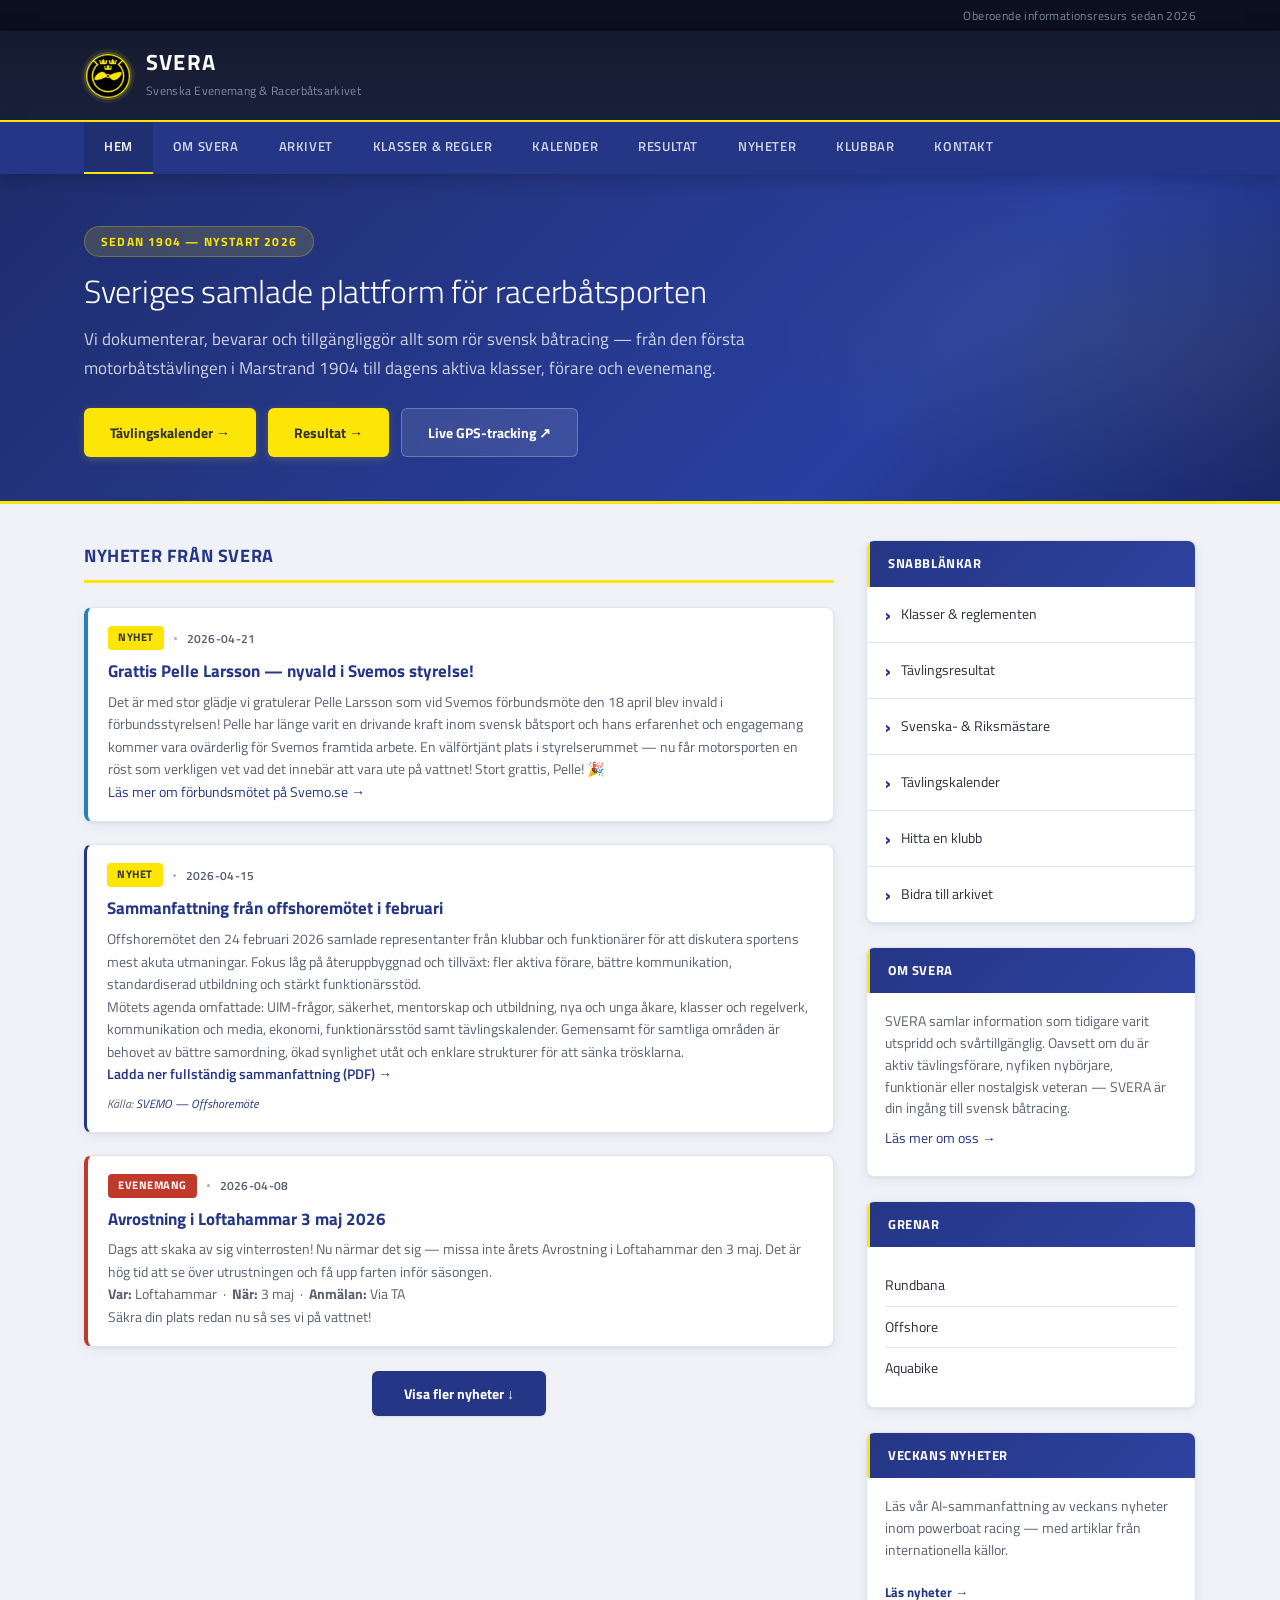
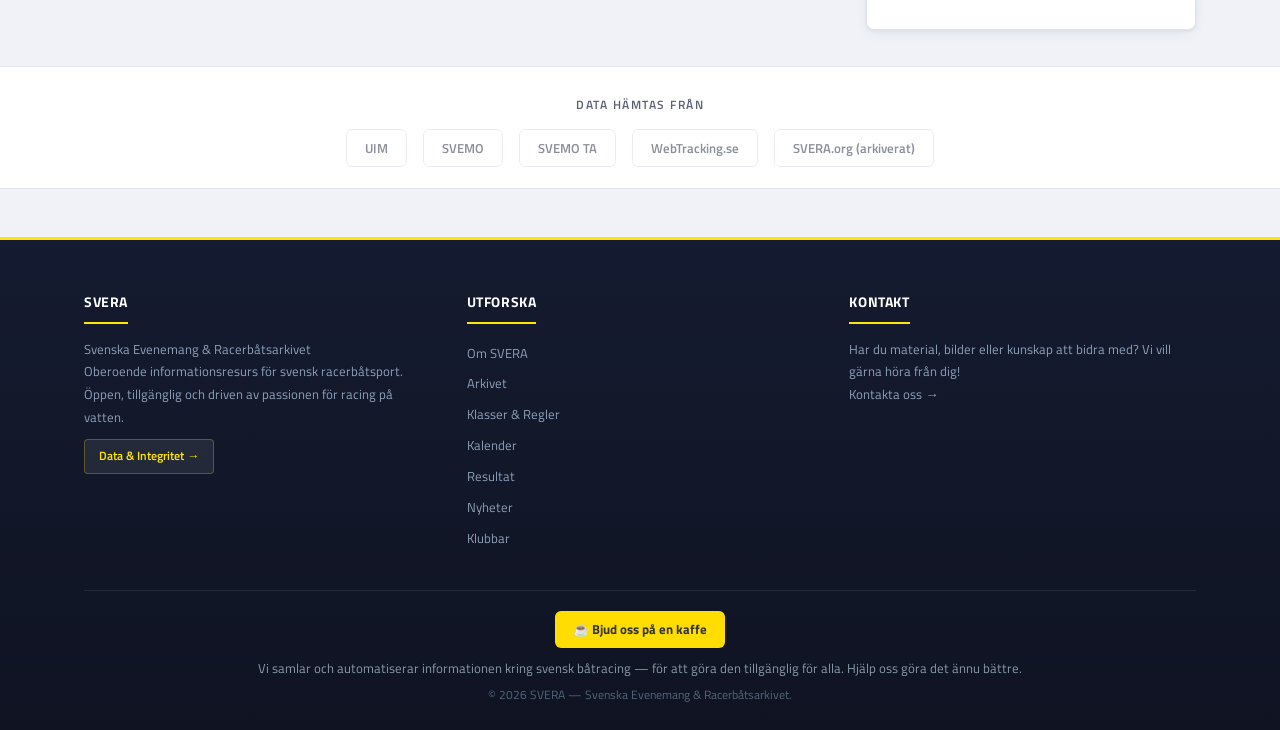
<file: index.html>
<!DOCTYPE html>
<html lang="sv">
<head>
  <meta charset="UTF-8">
  <meta name="viewport" content="width=device-width, initial-scale=1.0">
  <title>SVERA — Svenska Evenemang &amp; Racerbåtsarkivet</title>
  <meta name="description" content="Sveriges samlade informationsplattform för båtracing. Resultat, historia, klasser, klubbar och evenemang — allt på ett ställe. Från första tävlingen 1904 till dagens racing.">
  <meta name="keywords" content="racerbåt, båtracing, Sverige, SVERA, offshore, rundbana, aquabike, tävlingsresultat, båtsport">
  <meta property="og:title" content="SVERA — Sveriges Racerbåtsresurs &amp; Arkiv">
  <meta property="og:description" content="Sveriges samlade informationsplattform för båtracing. Resultat, historia, klasser, klubbar och evenemang — allt på ett ställe.">
  <meta property="og:type" content="website">
  <meta property="og:url" content="https://www.svera.nu">
  <meta property="og:locale" content="sv_SE">
  <link rel="icon" type="image/x-icon" href="favicon.ico">
  <link rel="icon" type="image/png" sizes="32x32" href="assets/images/favicon-32x32.png">
  <link rel="icon" type="image/png" sizes="16x16" href="assets/images/favicon-16x16.png">
  <link rel="apple-touch-icon" sizes="180x180" href="assets/images/apple-touch-icon.png">
  <link rel="stylesheet" href="assets/css/style.css">
</head>
<body>

<a href="#main" class="skip-link">Hoppa till innehåll</a>

<!-- Top bar -->
<div class="top-bar">
  <div class="container">
    <span>Oberoende informationsresurs sedan 2026</span>
  </div>
</div>

<!-- Header -->
<header class="site-header">
  <div class="container">
    <div class="header-inner">
      <a href="/" class="logo">
        <img class="logo-img" src="assets/images/svera-logo.png" alt="SVERA">
        <div class="logo-text">
          <h1>SVERA</h1>
          <span class="tagline">Svenska Evenemang &amp; Racerbåtsarkivet</span>
        </div>
      </a>
      <button class="hamburger" aria-label="Meny">
        <span></span>
        <span></span>
        <span></span>
      </button>
    </div>
  </div>

  <!-- Navigation -->
  <nav class="main-nav">
    <div class="container">
      <ul class="nav-list">
        <li><a href="/" class="active">Hem</a></li>
        <li>
          <a href="/om">Om SVERA</a>
          <ul class="dropdown">
            <li><a href="/om">Om SVERA</a></li>
            <li><a href="/sponsorer">Sponsorer &amp; Partners</a></li>
          </ul>
        </li>
        <li>
          <a href="/arkivet">Arkivet</a>
          <ul class="dropdown">
            <li><a href="/arkivet#historia">Historiska milstolpar</a></li>
            <li><a href="/arkivet#nyheter">Nyhetsarkiv</a></li>
            <li><a href="/arkivet#forare">Förarregister</a></li>
            <li><a href="/arkivet#classic">Classic-klasser</a></li>
          </ul>
        </li>
        <li>
          <a href="/klasser">Klasser &amp; Regler</a>
          <ul class="dropdown">
            <li><a href="/klasser#rundbana">Rundbana</a></li>
            <li><a href="/klasser#offshore">Offshore</a></li>
            <li><a href="/klasser#aquabike">Aquabike</a></li>
            <li><a href="/klasser#regler">Reglementen</a></li>
          </ul>
        </li>
        <li><a href="/kalender">Kalender</a></li>
        <li><a href="/resultat">Resultat</a></li>
        <li>
          <a href="/nyheter">Nyheter</a>
          <ul class="dropdown">
            <li><a href="/nyheter">Nyheter</a></li>
            <li><a href="/social">Social</a></li>
          </ul>
        </li>
        <li><a href="/klubbar">Klubbar</a></li>
        <li><a href="/kontakt">Kontakt</a></li>
      </ul>
    </div>
  </nav>
</header>

<!-- Hero -->
<section class="hero">
  <div class="container">
    <span class="hero-badge">Sedan 1904 — Nystart 2026</span>
    <h2>Sveriges samlade plattform för racerbåtsporten</h2>
    <p>Vi dokumenterar, bevarar och tillgängliggör allt som rör svensk båtracing — från den första motorbåtstävlingen i Marstrand 1904 till dagens aktiva klasser, förare och evenemang.</p>
    <div class="hero-actions">
      <a href="/kalender" class="hero-btn">Tävlingskalender &rarr;</a>
      <a href="/resultat" class="hero-btn">Resultat &rarr;</a>
      <a href="https://www.webtracking.se" class="hero-btn hero-btn-ext" target="_blank" rel="noopener">Live GPS-tracking &#8599;</a>
    </div>
  </div>
</section>

<!-- Main content -->
<div class="container">
  <div class="main-content" id="main">

    <!-- Left column: News -->
    <main id="nyheter">
      <h2 class="section-title">Nyheter från SVERA</h2>
      <div class="news-list">
<article class="news-card" style="border-left:4px solid #2980b9;">
  <div class="news-body">
    <div class="news-meta">
      <span class="category">Nyhet</span>
      <span class="separator"></span>
      <span class="news-date">2026-04-21</span>
    </div>
    <h3>Grattis Pelle Larsson — nyvald i Svemos styrelse!</h3>
    <p>Det är med stor glädje vi gratulerar Pelle Larsson som vid Svemos förbundsmöte den 18 april blev invald i förbundsstyrelsen! Pelle har länge varit en drivande kraft inom svensk båtsport och hans erfarenhet och engagemang kommer vara ovärderlig för Svemos framtida arbete. En välförtjänt plats i styrelserummet — nu får motorsporten en röst som verkligen vet vad det innebär att vara ute på vattnet! Stort grattis, Pelle! 🎉</p>
    <p><a href="https://www.svemo.se/nyheter/sammanfattning-av-svemo-forbundsmote-2026" target="_blank" rel="noopener">Läs mer om förbundsmötet på Svemo.se →</a></p>
  </div>
</article>


        <article class="news-card">
          <div class="news-body">
            <div class="news-meta"><span class="category">Nyhet</span><span class="separator"></span><span class="news-date">2026-04-15</span></div>
            <h3>Sammanfattning fr&aring;n offshorem&ouml;tet i februari</h3>
            <p>Offshorem&ouml;tet den 24 februari 2026 samlade representanter fr&aring;n klubbar och funktion&auml;rer f&ouml;r att diskutera sportens mest akuta utmaningar. Fokus l&aring;g p&aring; &aring;teruppbyggnad och tillv&auml;xt: fler aktiva f&ouml;rare, b&auml;ttre kommunikation, standardiserad utbildning och st&auml;rkt funktion&auml;rsst&ouml;d.</p>
            <p>M&ouml;tets agenda omfattade: UIM-fr&aring;gor, s&auml;kerhet, mentorskap och utbildning, nya och unga &aring;kare, klasser och regelverk, kommunikation och media, ekonomi, funktion&auml;rsst&ouml;d samt t&auml;vlingskalender. Gemensamt f&ouml;r samtliga omr&aring;den &auml;r behovet av b&auml;ttre samordning, &ouml;kad synlighet ut&aring;t och enklare strukturer f&ouml;r att s&auml;nka tr&ouml;sklarna.</p>
            <p><a href="assets/uploads/Sammanfattning_komplett_v2.pdf" target="_blank" rel="noopener" style="font-weight:600;">Ladda ner fullst&auml;ndig sammanfattning (PDF) &rarr;</a></p>
            <p style="font-size:0.78rem;color:var(--text-light);margin-top:8px;"><em>K&auml;lla: <a href="https://www.svemo.se/nyheter/offshoremote" target="_blank" rel="noopener">SVEMO &mdash; Offshoremöte</a></em></p>
          </div>
        </article>

        <article class="news-card" style="border-left:4px solid #c0392b;">
          <div class="news-body">
            <div class="news-meta"><span class="category" style="background:#c0392b;color:#fff;">Evenemang</span><span class="separator"></span><span class="news-date">2026-04-08</span></div>
            <h3>Avrostning i Loftahammar 3 maj 2026</h3>
            <p>Dags att skaka av sig vinterrosten! Nu närmar det sig — missa inte årets Avrostning i Loftahammar den 3 maj. Det är hög tid att se över utrustningen och få upp farten inför säsongen.</p>
            <p><strong>Var:</strong> Loftahammar &nbsp;&middot;&nbsp; <strong>När:</strong> 3 maj &nbsp;&middot;&nbsp; <strong>Anmälan:</strong> Via TA</p>
            <p>Säkra din plats redan nu så ses vi på vattnet!</p>
          </div>
        </article>

        <article class="news-card" style="border-left:4px solid #e67e22;">
          <div class="news-body">
            <div class="news-meta"><span class="category" style="background:#e67e22;color:#fff;">Internationellt</span><span class="separator"></span><span class="news-date">2026-03-09</span></div>
            <h3>Offshore i Como os&auml;kert &mdash; lokala tillst&aring;ndsproblem</h3>
            <p>Yacht Club Como M.I.La. (C.V.C. A.S.D.) meddelar att lokala myndigheter i Como skapar sv&aring;righeter kring evenemangstillst&aring;nd f&ouml;r motorbåtst&auml;vlingar &mdash; s&auml;rskilt f&ouml;r offshore-kategorier. Klubben uppger att de i nul&auml;get inte kan planera t&auml;vlingsevenemang ut&ouml;ver de som tilldelats via det nationella och internationella f&ouml;rbundet, vilket inneb&auml;r att en inbjudan till offshore-racing i Como s&auml;songen 2026 troligen inte kommer att ske.</p>
            <p>SVERA bevakar utvecklingen.</p>
            <p style="font-size:0.78rem;color:var(--text-light);margin-top:8px;"><em>K&auml;lla: Yacht Club Como M.I.La. &mdash; C.V.C. A.S.D., Como, 6 mars 2026.</em></p>
          </div>
        </article>

        <article class="news-card" style="border-left:4px solid #ffd700;">
          <div class="news-body">
            <div class="news-meta"><span class="category" style="background:linear-gradient(135deg,#ffd700,#f0c800);color:#5a4700;">Ny funktion</span><span class="separator"></span><span class="news-date">2026-02-27</span></div>
            <h3>Nu finns Svenska- och Riksmästare p&aring; SVERA</h3>
            <p>SVERA har f&aring;tt en helt ny sida &mdash; <strong>Svenska- och Riksm&auml;stare</strong>. H&auml;r kan du f&ouml;lja SM- och RM-st&auml;llningarna f&ouml;r svensk offshore-racing, ber&auml;knade direkt fr&aring;n SVEMO:s officiella resultat. Varje klass visas med po&auml;ngtabeller, segrar och detaljerad f&ouml;rdelning per delt&auml;vling.</p>
            <p>SM-po&auml;ng r&auml;knas enbart fr&aring;n delt&auml;vlingar med 3+ startande ekipage, medan RM-po&auml;ng g&auml;ller f&ouml;r delt&auml;vlingar med f&auml;rre &auml;n 3. Klicka p&aring; valfri f&ouml;rare f&ouml;r att se exakt hur po&auml;ngen &auml;r f&ouml;rdelade.</p>
            <a href="/champions" class="read-more">Se m&auml;sterskapsst&auml;llningar &rarr;</a>
          </div>
        </article>

        <article class="news-card" style="border-left:4px solid #c0392b;">
          <div class="news-body">
            <div class="news-meta"><span class="category" style="background:#c0392b;color:#fff;">Evenemang</span><span class="separator"></span><span class="news-date">2026-02-26</span></div>
            <h3>För alla som älskar vattnet</h3>
            <p>Stockholmsmässan 5-8 mars & 12-15 mars 2026. Välkommen till Sveriges största mässa för båt- och sjöliv! Det kommer bli en inspirerande mötesplats som förenar båtbranschen, entusiaster, nyfikna besökare och köpstarka båtintressenter i en två helger lång kick-start av båtsäsongen.</p>
            <p><strong>Öppettider Helg 1 – den 5-8 mars</strong><br>Torsdag 5 mars kl 11.00–21.00<br>Torsdag 5 mars kl 17.00–21.00 (Nyhet! Grand Opening Night)<br>Fredag 6 mars kl 10.00–18.00<br>Lördag 7 mars kl10.00–18.00<br>Söndag 8 mars kl10.00–17.00</p>
            <p><strong>Öppettider Helg 2 – den 12-15 mars</strong><br>Torsdag 12 mars kl 10.00–18.00<br>Fredag 13 mars kl 10.00–18.00<br>Lördag 14 mars kl 10.00–18.00<br>Söndag 15 mars kl 10.00–17.00</p>
          </div>
        </article>

        <article class="news-card" style="border-left:4px solid #2980b9;">
          <div class="news-body">
            <div class="news-meta"><span class="category" style="background:#2980b9;color:#fff;">Tävling</span><span class="separator"></span><span class="news-date">2026-02-25</span></div>
            <h3>KILPAVENEILY 2026 — Båtracingens höjdpunkt</h3>
            <p>Årets upplaga av KILPAVENEILY är här! Se fram emot spännande tävlingar och nya rekord. Ladda ner programmet här nedan.</p>
            <p><strong>B-85 Max Samuelsson – Joel Schöneberg</strong> från svenska klubben RBR kröntes som Nordiska och Finska Mästare 2025 i 3B-klassen. Grattis!</p>
            <a href="assets/uploads/Kilpaveneily_1_2026_lores_compressed-2.pdf" class="read-more" target="_blank">Ladda ner program &rarr;</a>
          </div>
        </article>

        <article class="news-card">
          <div class="news-body">
            <div class="news-meta"><span class="category">Nyhet</span><span class="separator"></span><span class="news-date">2026-02-25</span></div>
            <h3>SVERA lanseras — ny informationsplattform för svensk båtracing</h3>
            <p>I dag tar vi steget och lanserar SVERA som en oberoende informationsresurs för alla som älskar racerbåtsporten. Här samlar vi allt på ett ställe — resultat, historia, klasser och klubbar.</p>
            <a href="/om" class="read-more">Läs mer &rarr;</a>
          </div>
        </article>

        <article class="news-card">
          <div class="news-body">
            <div class="news-meta"><span class="category">Arkivet</span><span class="separator"></span><span class="news-date">2026-02-20</span></div>
            <h3>Historien om Marstrands första motorbåtstävling 1904</h3>
            <p>Det var i Marstrand det hela började. Vi blickar tillbaka på den första svenska motorbåtstävlingen och hur den lade grunden för över hundra år av racing på vatten.</p>
            <a href="/arkivet#historia" class="read-more">Läs mer &rarr;</a>
          </div>
        </article>

        <article class="news-card">
          <div class="news-body">
            <div class="news-meta"><span class="category">Klasser</span><span class="separator"></span><span class="news-date">2026-02-15</span></div>
            <h3>Guide: Så kommer du igång med båtracing</h3>
            <p>Nyfiken på att tävla? Vi har samlat allt du behöver veta — från vilken klass som passar dig till var du hittar din närmaste klubb.</p>
            <a href="/klasser" class="read-more">Läs mer &rarr;</a>
          </div>
        </article>

      </div>
      <div class="show-more-wrap">
        <button id="show-more-news" class="show-more-btn">Visa fler nyheter &darr;</button>
      </div>
    </main>

    <!-- Sidebar -->
    <aside class="sidebar">

      <!-- Quick links -->
      <div class="sidebar-box">
        <div class="sidebar-box-title">Snabblänkar</div>
        <div class="quick-links">
          <a href="/klasser" class="quick-link">
            <span class="quick-link-icon">&rsaquo;</span> Klasser &amp; reglementen
          </a>
          <a href="/resultat" class="quick-link">
            <span class="quick-link-icon">&rsaquo;</span> Tävlingsresultat
          </a>
          <a href="/champions" class="quick-link">
            <span class="quick-link-icon">&rsaquo;</span> Svenska- &amp; Riksmästare
          </a>
          <a href="/kalender" class="quick-link">
            <span class="quick-link-icon">&rsaquo;</span> Tävlingskalender
          </a>
          <a href="/klubbar" class="quick-link">
            <span class="quick-link-icon">&rsaquo;</span> Hitta en klubb
          </a>
          <a href="/kontakt" class="quick-link">
            <span class="quick-link-icon">&rsaquo;</span> Bidra till arkivet
          </a>
        </div>
      </div>

      <!-- About box -->
      <div class="sidebar-box">
        <div class="sidebar-box-title">Om SVERA</div>
        <div class="sidebar-box-content">
          <p>SVERA samlar information som tidigare varit utspridd och svårtillgänglig. Oavsett om du är aktiv tävlingsförare, nyfiken nybörjare, funktionär eller nostalgisk veteran — SVERA är din ingång till svensk båtracing.</p>
          <p><a href="/om">Läs mer om oss &rarr;</a></p>
        </div>
      </div>

      <!-- Disciplines -->
      <div class="sidebar-box">
        <div class="sidebar-box-title">Grenar</div>
        <div class="sidebar-box-content">
          <ul>
            <li><a href="/klasser#rundbana">Rundbana</a></li>
            <li><a href="/klasser#offshore">Offshore</a></li>
            <li><a href="/klasser#aquabike">Aquabike</a></li>
          </ul>
        </div>
      </div>


      <!-- News teaser -->
      <div class="sidebar-box">
        <div class="sidebar-box-title">Veckans nyheter</div>
        <div class="sidebar-box-content">
          <p>Läs vår AI-sammanfattning av veckans nyheter inom powerboat racing — med artiklar från internationella källor.</p>
          <p><a href="/nyheter" class="read-more">Läs nyheter &rarr;</a></p>
        </div>
      </div>

    </aside>

  </div>
</div>

<!-- Data Sources -->
<section class="partners">
  <div class="container">
    <h3>Data hämtas från</h3>
    <div class="partner-logos">
      <a href="https://www.uim.sport" target="_blank" rel="noopener" style="text-decoration:none;color:inherit"><span>UIM</span></a>
      <a href="https://www.svemo.se" target="_blank" rel="noopener" style="text-decoration:none;color:inherit"><span>SVEMO</span></a>
      <a href="https://ta.svemo.se" target="_blank" rel="noopener" style="text-decoration:none;color:inherit"><span>SVEMO TA</span></a>
      <a href="https://www.webtracking.se" target="_blank" rel="noopener" style="text-decoration:none;color:inherit"><span>WebTracking.se</span></a>
      <a href="https://archive.ph/FGsei" target="_blank" rel="noopener" style="text-decoration:none;color:inherit"><span>SVERA.org (arkiverat)</span></a>
    </div>
  </div>
</section>

<!-- Footer -->
<footer class="site-footer">
  <div class="container">
    <div class="footer-grid">
      <div class="footer-col">
        <h3>SVERA</h3>
        <p>Svenska Evenemang &amp; Racerbåtsarkivet</p>
        <p>Oberoende informationsresurs för svensk racerbåtsport. Öppen, tillgänglig och driven av passionen för racing på vatten.</p>
        <p style="margin-top:10px;"><a href="/policy" style="display:inline-block;background:rgba(255,255,255,0.08);color:#fde506;padding:6px 14px;border-radius:4px;font-size:0.76rem;font-weight:600;text-decoration:none;border:1px solid rgba(253,229,6,0.25);transition:all 0.2s;">Data &amp; Integritet &rarr;</a></p>
      </div>
      <div class="footer-col">
        <h3>Utforska</h3>
        <ul>
          <li><a href="/om">Om SVERA</a></li>
          <li><a href="/arkivet">Arkivet</a></li>
          <li><a href="/klasser">Klasser &amp; Regler</a></li>
          <li><a href="/kalender">Kalender</a></li>
          <li><a href="/resultat">Resultat</a></li>
          <li><a href="/nyheter">Nyheter</a></li>
          <li><a href="/klubbar">Klubbar</a></li>
        </ul>
      </div>
      <div class="footer-col">
        <h3>Kontakt</h3>
        <p>Har du material, bilder eller kunskap att bidra med? Vi vill gärna höra från dig!</p>
        <p><a href="/kontakt">Kontakta oss &rarr;</a></p>
      </div>
    </div>

    <div class="footer-bottom">
      <div style="margin-bottom:10px;">
        <a href="https://buymeacoffee.com/theralley" target="_blank" rel="noopener" style="display:inline-flex;align-items:center;gap:6px;background:#FFDD00;color:#333;padding:8px 18px;border-radius:6px;font-size:0.82rem;font-weight:700;text-decoration:none;transition:all 0.2s;">&#9749; Bjud oss på en kaffe</a>
      </div>
      <p style="margin-bottom:6px;font-size:0.8rem;color:#8899aa;">Vi samlar och automatiserar informationen kring svensk båtracing — för att göra den tillgänglig för alla. Hjälp oss göra det ännu bättre.</p>
      &copy; 2026 SVERA — Svenska Evenemang &amp; Racerbåtsarkivet.
    </div>
  </div>
</footer>

<script src="assets/js/main.js"></script>
</body>
</html>
</file>
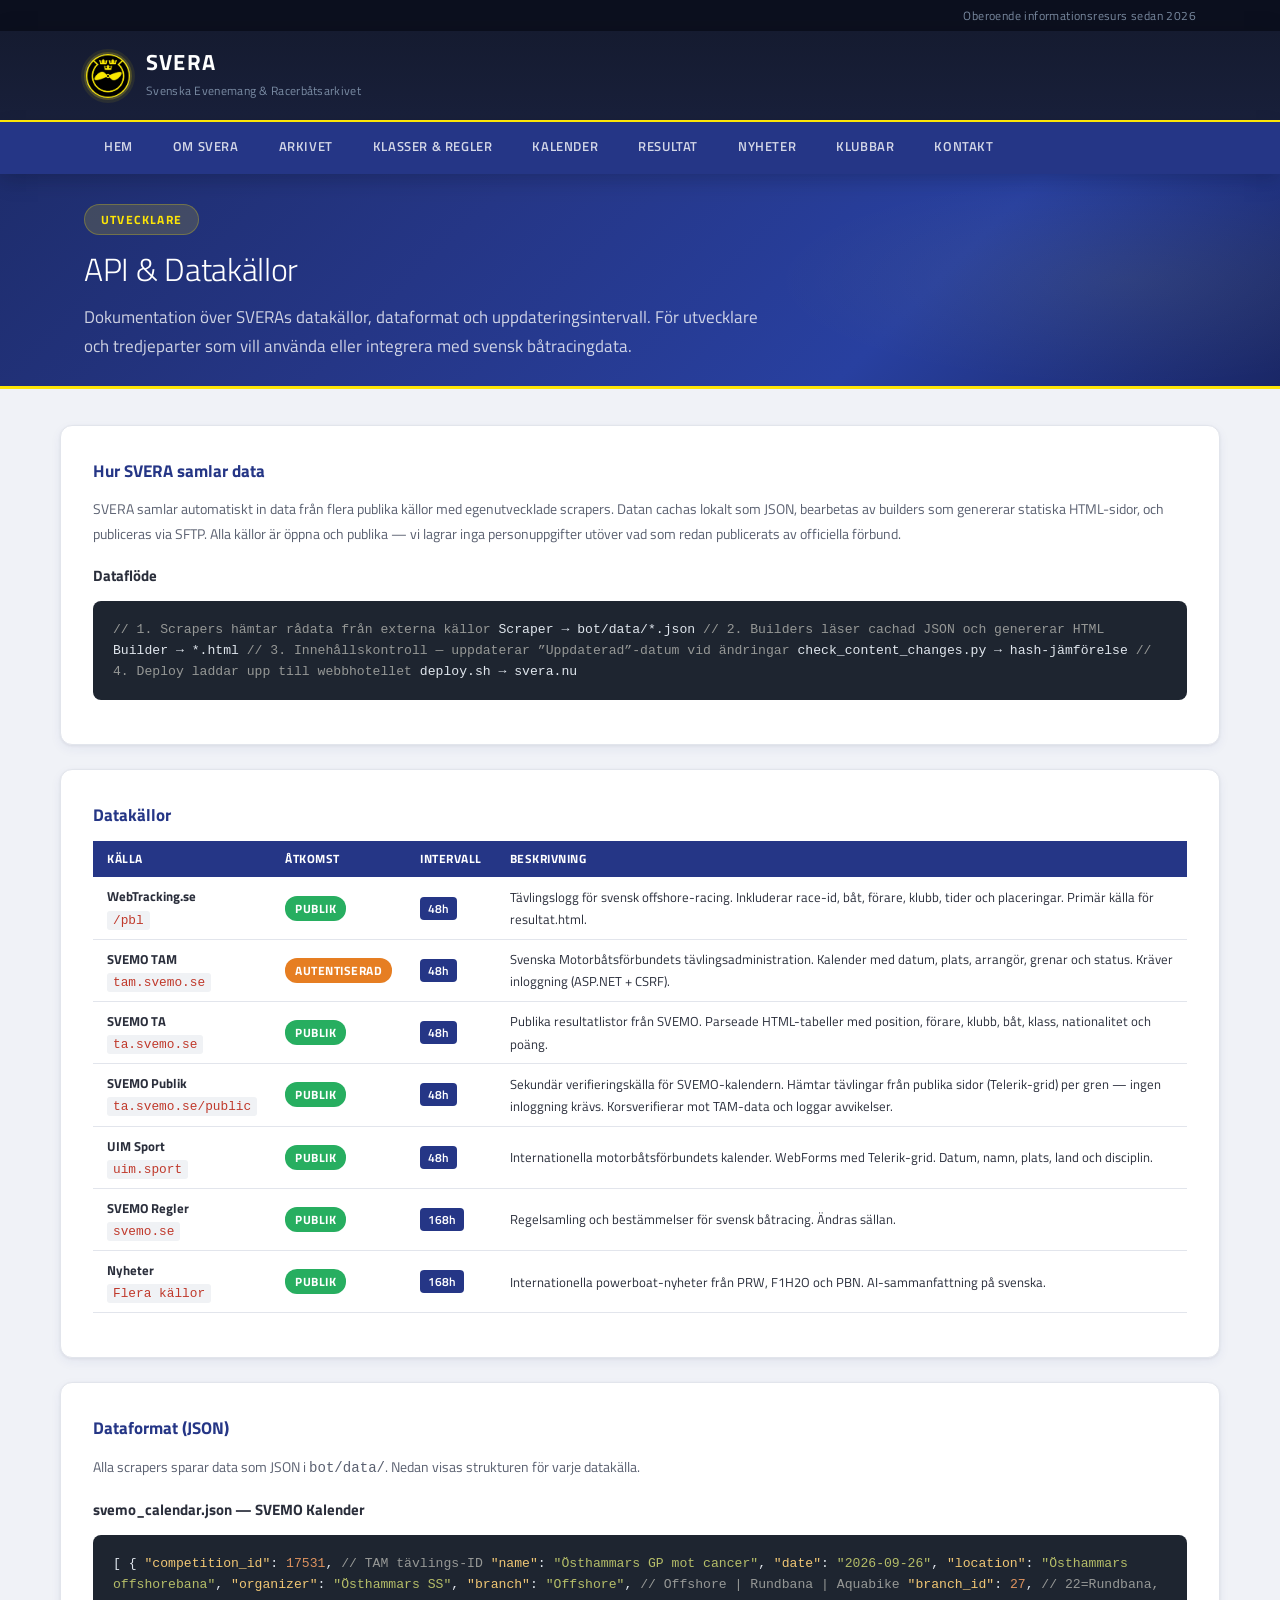
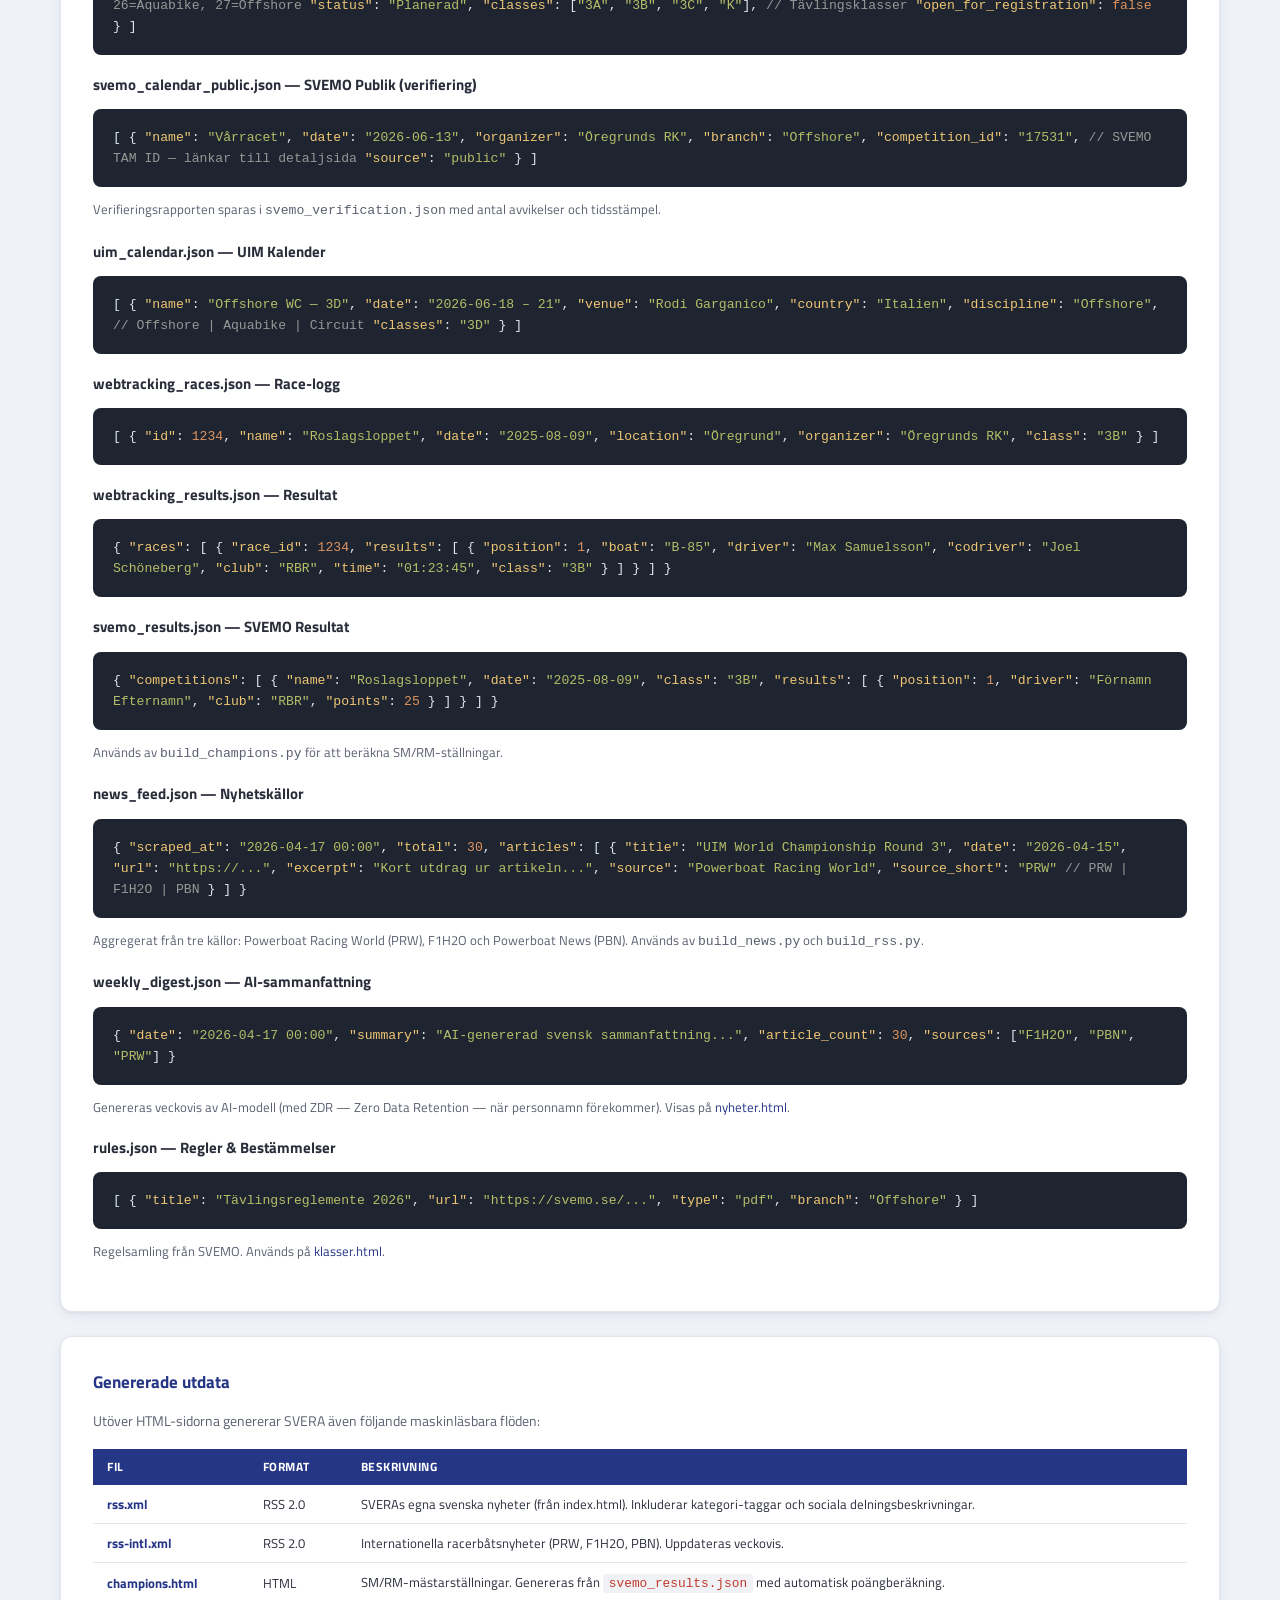
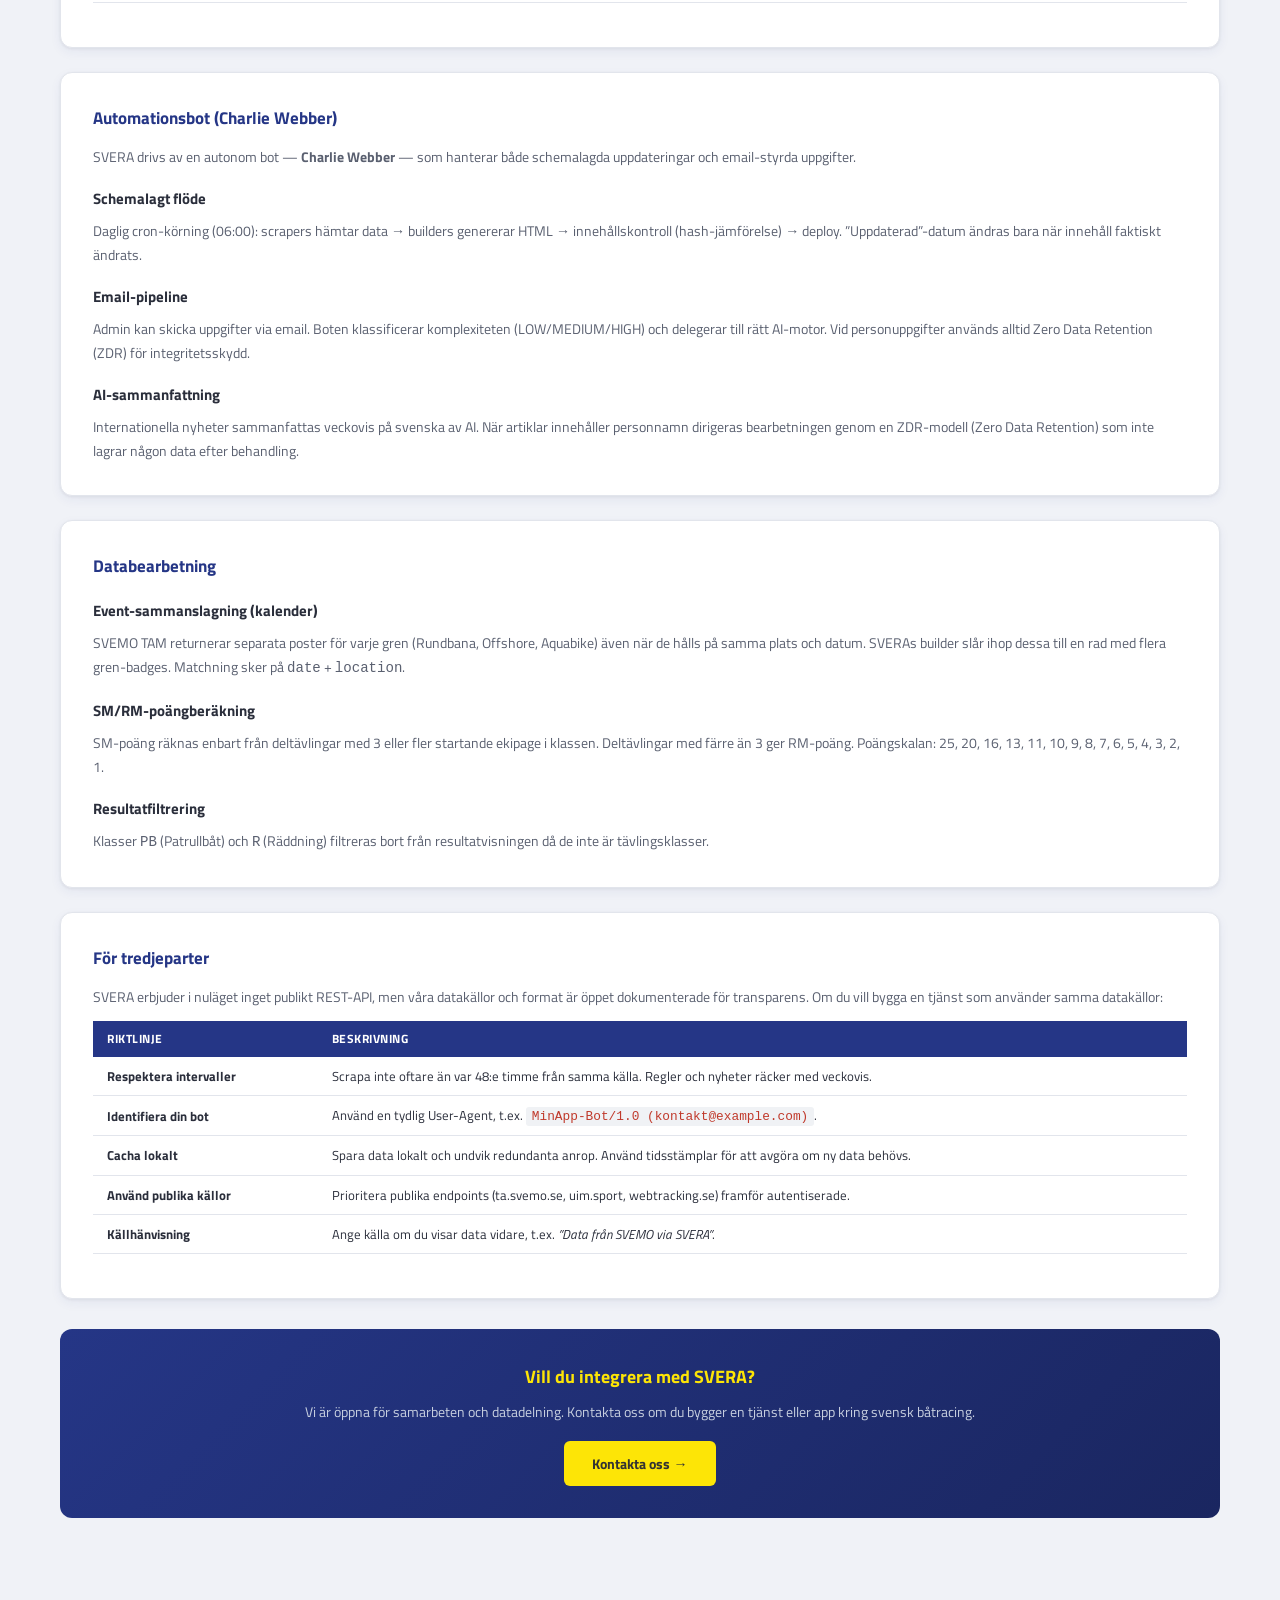
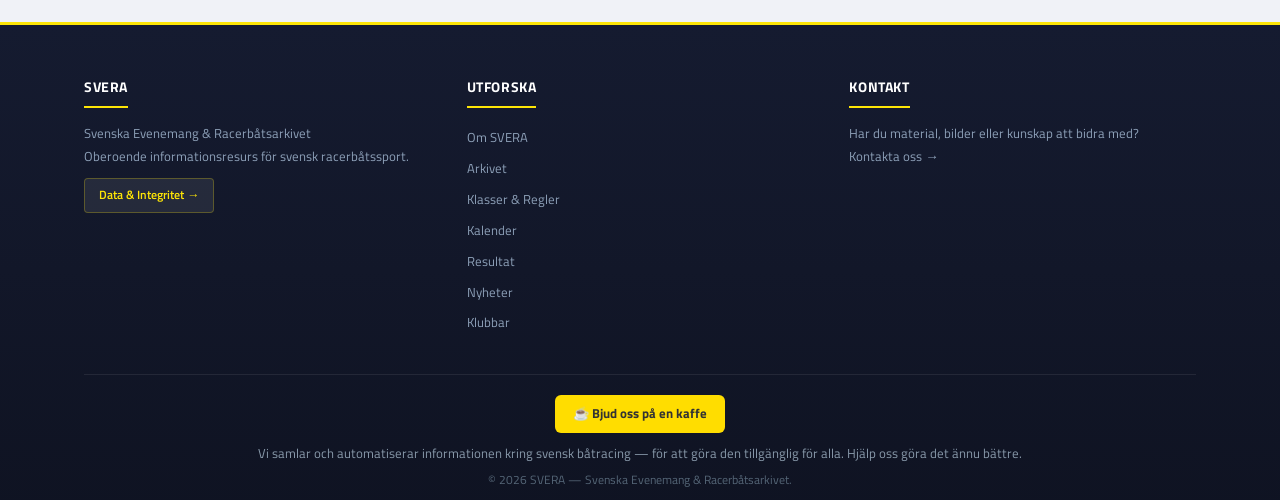
<file: api.html>
<!DOCTYPE html>
<html lang="sv">
<head>
  <meta charset="UTF-8">
  <meta name="viewport" content="width=device-width, initial-scale=1.0">
  <title>API &amp; Datak&auml;llor &mdash; SVERA</title>
  <meta name="description" content="Dokumentation &ouml;ver SVERAs datak&auml;llor, uppdateringsintervall och dataformat. F&ouml;r utvecklare och tredjeparter som vill integrera med svensk b&aring;tracingdata.">
  <meta property="og:title" content="API &amp; Datak&auml;llor &mdash; SVERA">
  <meta property="og:description" content="SVERAs datak&auml;llor och API-dokumentation f&ouml;r svensk b&aring;tracingdata.">
  <meta property="og:type" content="website">
  <meta property="og:url" content="https://www.svera.nu/api.html">
  <meta property="og:locale" content="sv_SE">
  <link rel="icon" type="image/x-icon" href="favicon.ico">
  <link rel="icon" type="image/png" sizes="32x32" href="assets/images/favicon-32x32.png">
  <link rel="icon" type="image/png" sizes="16x16" href="assets/images/favicon-16x16.png">
  <link rel="apple-touch-icon" sizes="180x180" href="assets/images/apple-touch-icon.png">
  <link rel="stylesheet" href="assets/css/style.css">
  <style>
    .api-section { background:var(--white); border-radius:var(--radius-lg); box-shadow:var(--shadow); padding:32px; margin-bottom:24px; border:1px solid var(--border); }
    .api-section h3 { color:var(--primary); font-size:1.05rem; margin-bottom:12px; }
    .api-section h4 { color:var(--text); font-size:0.92rem; margin:18px 0 8px; }
    .api-table { width:100%; border-collapse:collapse; font-size:0.84rem; margin:12px 0; }
    .api-table thead { background:var(--primary); color:#fff; }
    .api-table th { padding:8px 14px; text-align:left; font-size:0.76rem; text-transform:uppercase; letter-spacing:0.5px; font-weight:700; }
    .api-table td { padding:8px 14px; border-bottom:1px solid var(--border); color:var(--text); }
    .api-table tbody tr:hover { background:rgba(37,54,134,0.03); }
    .api-table code { background:#f0f2f5; padding:2px 6px; border-radius:3px; font-size:0.8rem; color:#c0392b; }
    .code-block { background:#1e2530; color:#e0e6ed; padding:18px 20px; border-radius:8px; font-size:0.82rem; line-height:1.6; overflow-x:auto; margin:12px 0; font-family:'Courier New',monospace; }
    .code-block .key { color:#f0c674; }
    .code-block .str { color:#b5bd68; }
    .code-block .num { color:#de935f; }
    .code-block .comment { color:#969896; }
    .badge-source { display:inline-block; padding:3px 10px; border-radius:12px; font-size:0.72rem; font-weight:700; text-transform:uppercase; letter-spacing:0.5px; }
    .badge-public { background:#27ae60; color:#fff; }
    .badge-auth { background:#e67e22; color:#fff; }
    .badge-interval { background:var(--primary); color:#fff; display:inline-block; padding:2px 8px; border-radius:4px; font-size:0.72rem; font-weight:600; }
    .contact-box { background:linear-gradient(135deg,#253686 0%,#1a2660 100%); color:#fff; border-radius:var(--radius-lg); padding:32px; text-align:center; margin-top:30px; }
    .contact-box h3 { color:#fde506; margin-bottom:10px; font-size:1.15rem; }
    .contact-box p { font-size:0.9rem; color:#c8d0e0; line-height:1.65; margin-bottom:16px; }
    .contact-box a.btn { display:inline-block; padding:11px 28px; background:var(--accent); color:#333; border-radius:6px; font-weight:700; font-size:0.88rem; text-decoration:none; transition:all var(--transition); }
    .contact-box a.btn:hover { background:#fff; color:var(--primary); transform:translateY(-1px); }
  </style>
</head>
<body>

<a href="#main" class="skip-link">Hoppa till inneh&aring;ll</a>
<div class="top-bar"><div class="container"><span>Oberoende informationsresurs sedan 2026</span></div></div>

<header class="site-header">
  <div class="container">
    <div class="header-inner">
      <a href="/" class="logo">
        <img class="logo-img" src="assets/images/svera-logo.png" alt="SVERA">
        <div class="logo-text"><h1>SVERA</h1><span class="tagline">Svenska Evenemang &amp; Racerb&aring;tsarkivet</span></div>
      </a>
      <button class="hamburger" aria-label="Meny"><span></span><span></span><span></span></button>
    </div>
  </div>
  <nav class="main-nav">
    <div class="container">
      <ul class="nav-list">
        <li><a href="/">Hem</a></li>
        <li>
          <a href="/om">Om SVERA</a>
          <ul class="dropdown">
            <li><a href="/om">Om SVERA</a></li>
            <li><a href="/sponsorer">Sponsorer &amp; Partners</a></li>
          </ul>
        </li>
        <li><a href="/arkivet">Arkivet</a></li>
        <li><a href="/klasser">Klasser &amp; Regler</a></li>
        <li><a href="/kalender">Kalender</a></li>
        <li><a href="/resultat">Resultat</a></li>
        <li>
          <a href="/nyheter">Nyheter</a>
          <ul class="dropdown">
            <li><a href="/nyheter">Nyheter</a></li>
            <li><a href="/social">Social</a></li>
          </ul>
        </li>
        <li><a href="/klubbar">Klubbar</a></li>
        <li><a href="/kontakt">Kontakt</a></li>
      </ul>
    </div>
  </nav>
</header>

<section class="hero" style="padding:30px 0 24px;">
  <div class="container">
    <span class="hero-badge">Utvecklare</span>
    <h2>API &amp; Datak&auml;llor</h2>
    <p>Dokumentation &ouml;ver SVERAs datak&auml;llor, dataformat och uppdateringsintervall. F&ouml;r utvecklare och tredjeparter som vill anv&auml;nda eller integrera med svensk b&aring;tracingdata.</p>
  </div>
</section>

<div class="container page-content" id="main">

  <!-- Overview -->
  <div class="api-section">
    <h3>Hur SVERA samlar data</h3>
    <p style="font-size:0.9rem;color:var(--text-light);line-height:1.7;">SVERA samlar automatiskt in data fr&aring;n flera publika k&auml;llor med egenutvecklade scrapers. Datan cachas lokalt som JSON, bearbetas av builders som genererar statiska HTML-sidor, och publiceras via SFTP. Alla k&auml;llor &auml;r &ouml;ppna och publika &mdash; vi lagrar inga personuppgifter ut&ouml;ver vad som redan publicerats av officiella f&ouml;rbund.</p>

    <h4>Datafl&ouml;de</h4>
    <div class="code-block">
<span class="comment">// 1. Scrapers h&auml;mtar r&aring;data fr&aring;n externa k&auml;llor</span>
Scraper &rarr; bot/data/*.json

<span class="comment">// 2. Builders l&auml;ser cachad JSON och genererar HTML</span>
Builder &rarr; *.html

<span class="comment">// 3. Inneh&aring;llskontroll &mdash; uppdaterar &rdquo;Uppdaterad&rdquo;-datum vid &auml;ndringar</span>
check_content_changes.py &rarr; hash-j&auml;mf&ouml;relse

<span class="comment">// 4. Deploy laddar upp till webbhotellet</span>
deploy.sh &rarr; svera.nu
    </div>
  </div>

  <!-- Data Sources -->
  <div class="api-section">
    <h3>Datak&auml;llor</h3>

    <table class="api-table">
      <thead><tr><th>K&auml;lla</th><th>&Aring;tkomst</th><th>Intervall</th><th>Beskrivning</th></tr></thead>
      <tbody>
        <tr>
          <td><strong>WebTracking.se</strong><br><code>/pbl</code></td>
          <td><span class="badge-source badge-public">Publik</span></td>
          <td><span class="badge-interval">48h</span></td>
          <td>T&auml;vlingslogg f&ouml;r svensk offshore-racing. Inkluderar race-id, b&aring;t, f&ouml;rare, klubb, tider och placeringar. Prim&auml;r k&auml;lla f&ouml;r resultat.html.</td>
        </tr>
        <tr>
          <td><strong>SVEMO TAM</strong><br><code>tam.svemo.se</code></td>
          <td><span class="badge-source badge-auth">Autentiserad</span></td>
          <td><span class="badge-interval">48h</span></td>
          <td>Svenska Motorb&aring;tsf&ouml;rbundets t&auml;vlingsadministration. Kalender med datum, plats, arrang&ouml;r, grenar och status. Kr&auml;ver inloggning (ASP.NET + CSRF).</td>
        </tr>
        <tr>
          <td><strong>SVEMO TA</strong><br><code>ta.svemo.se</code></td>
          <td><span class="badge-source badge-public">Publik</span></td>
          <td><span class="badge-interval">48h</span></td>
          <td>Publika resultatlistor fr&aring;n SVEMO. Parseade HTML-tabeller med position, f&ouml;rare, klubb, b&aring;t, klass, nationalitet och po&auml;ng.</td>
        </tr>
        <tr>
          <td><strong>SVEMO Publik</strong><br><code>ta.svemo.se/public</code></td>
          <td><span class="badge-source badge-public">Publik</span></td>
          <td><span class="badge-interval">48h</span></td>
          <td>Sekundär verifieringsk&auml;lla f&ouml;r SVEMO-kalendern. H&auml;mtar t&auml;vlingar fr&aring;n publika sidor (Telerik-grid) per gren &mdash; ingen inloggning kr&auml;vs. Korsverifierar mot TAM-data och loggar avvikelser.</td>
        </tr>
        <tr>
          <td><strong>UIM Sport</strong><br><code>uim.sport</code></td>
          <td><span class="badge-source badge-public">Publik</span></td>
          <td><span class="badge-interval">48h</span></td>
          <td>Internationella motorb&aring;tsf&ouml;rbundets kalender. WebForms med Telerik-grid. Datum, namn, plats, land och disciplin.</td>
        </tr>
        <tr>
          <td><strong>SVEMO Regler</strong><br><code>svemo.se</code></td>
          <td><span class="badge-source badge-public">Publik</span></td>
          <td><span class="badge-interval">168h</span></td>
          <td>Regelsamling och bestämmelser för svensk b&aring;tracing. &Auml;ndras s&auml;llan.</td>
        </tr>
        <tr>
          <td><strong>Nyheter</strong><br><code>Flera k&auml;llor</code></td>
          <td><span class="badge-source badge-public">Publik</span></td>
          <td><span class="badge-interval">168h</span></td>
          <td>Internationella powerboat-nyheter fr&aring;n PRW, F1H2O och PBN. AI-sammanfattning p&aring; svenska.</td>
        </tr>
      </tbody>
    </table>
  </div>

  <!-- JSON Formats -->
  <div class="api-section">
    <h3>Dataformat (JSON)</h3>
    <p style="font-size:0.88rem;color:var(--text-light);margin-bottom:16px;">Alla scrapers sparar data som JSON i <code>bot/data/</code>. Nedan visas strukturen f&ouml;r varje datak&auml;lla.</p>

    <h4>svemo_calendar.json &mdash; SVEMO Kalender</h4>
    <div class="code-block">
[
  {
    <span class="key">"competition_id"</span>: <span class="num">17531</span>,        <span class="comment">// TAM t&auml;vlings-ID</span>
    <span class="key">"name"</span>: <span class="str">"&Ouml;sthammars GP mot cancer"</span>,
    <span class="key">"date"</span>: <span class="str">"2026-09-26"</span>,
    <span class="key">"location"</span>: <span class="str">"&Ouml;sthammars offshorebana"</span>,
    <span class="key">"organizer"</span>: <span class="str">"&Ouml;sthammars SS"</span>,
    <span class="key">"branch"</span>: <span class="str">"Offshore"</span>,       <span class="comment">// Offshore | Rundbana | Aquabike</span>
    <span class="key">"branch_id"</span>: <span class="num">27</span>,             <span class="comment">// 22=Rundbana, 26=Aquabike, 27=Offshore</span>
    <span class="key">"status"</span>: <span class="str">"Planerad"</span>,
    <span class="key">"classes"</span>: [<span class="str">"3A"</span>, <span class="str">"3B"</span>, <span class="str">"3C"</span>, <span class="str">"K"</span>],  <span class="comment">// T&auml;vlingsklasser</span>
    <span class="key">"open_for_registration"</span>: <span class="num">false</span>
  }
]
    </div>

    <h4>svemo_calendar_public.json &mdash; SVEMO Publik (verifiering)</h4>
    <div class="code-block">
[
  {
    <span class="key">"name"</span>: <span class="str">"V&aring;rracet"</span>,
    <span class="key">"date"</span>: <span class="str">"2026-06-13"</span>,
    <span class="key">"organizer"</span>: <span class="str">"&Ouml;regrunds RK"</span>,
    <span class="key">"branch"</span>: <span class="str">"Offshore"</span>,
    <span class="key">"competition_id"</span>: <span class="str">"17531"</span>,  <span class="comment">// SVEMO TAM ID &mdash; l&auml;nkar till detaljsida</span>
    <span class="key">"source"</span>: <span class="str">"public"</span>
  }
]
    </div>
    <p style="font-size:0.82rem;color:var(--text-light);margin-bottom:16px;">Verifieringsrapporten sparas i <code>svemo_verification.json</code> med antal avvikelser och tidsstämpel.</p>

    <h4>uim_calendar.json &mdash; UIM Kalender</h4>
    <div class="code-block">
[
  {
    <span class="key">"name"</span>: <span class="str">"Offshore WC &mdash; 3D"</span>,
    <span class="key">"date"</span>: <span class="str">"2026-06-18 &ndash; 21"</span>,
    <span class="key">"venue"</span>: <span class="str">"Rodi Garganico"</span>,
    <span class="key">"country"</span>: <span class="str">"Italien"</span>,
    <span class="key">"discipline"</span>: <span class="str">"Offshore"</span>,   <span class="comment">// Offshore | Aquabike | Circuit</span>
    <span class="key">"classes"</span>: <span class="str">"3D"</span>
  }
]
    </div>

    <h4>webtracking_races.json &mdash; Race-logg</h4>
    <div class="code-block">
[
  {
    <span class="key">"id"</span>: <span class="num">1234</span>,
    <span class="key">"name"</span>: <span class="str">"Roslagsloppet"</span>,
    <span class="key">"date"</span>: <span class="str">"2025-08-09"</span>,
    <span class="key">"location"</span>: <span class="str">"&Ouml;regrund"</span>,
    <span class="key">"organizer"</span>: <span class="str">"&Ouml;regrunds RK"</span>,
    <span class="key">"class"</span>: <span class="str">"3B"</span>
  }
]
    </div>

    <h4>webtracking_results.json &mdash; Resultat</h4>
    <div class="code-block">
{
  <span class="key">"races"</span>: [
    {
      <span class="key">"race_id"</span>: <span class="num">1234</span>,
      <span class="key">"results"</span>: [
        {
          <span class="key">"position"</span>: <span class="num">1</span>,
          <span class="key">"boat"</span>: <span class="str">"B-85"</span>,
          <span class="key">"driver"</span>: <span class="str">"Max Samuelsson"</span>,
          <span class="key">"codriver"</span>: <span class="str">"Joel Sch&ouml;neberg"</span>,
          <span class="key">"club"</span>: <span class="str">"RBR"</span>,
          <span class="key">"time"</span>: <span class="str">"01:23:45"</span>,
          <span class="key">"class"</span>: <span class="str">"3B"</span>
        }
      ]
    }
  ]
}
    </div>

    <h4>svemo_results.json &mdash; SVEMO Resultat</h4>
    <div class="code-block">
{
  <span class="key">"competitions"</span>: [
    {
      <span class="key">"name"</span>: <span class="str">"Roslagsloppet"</span>,
      <span class="key">"date"</span>: <span class="str">"2025-08-09"</span>,
      <span class="key">"class"</span>: <span class="str">"3B"</span>,
      <span class="key">"results"</span>: [
        {
          <span class="key">"position"</span>: <span class="num">1</span>,
          <span class="key">"driver"</span>: <span class="str">"F&ouml;rnamn Efternamn"</span>,
          <span class="key">"club"</span>: <span class="str">"RBR"</span>,
          <span class="key">"points"</span>: <span class="num">25</span>
        }
      ]
    }
  ]
}
    </div>
    <p style="font-size:0.82rem;color:var(--text-light);margin-bottom:16px;">Anv&auml;nds av <code>build_champions.py</code> f&ouml;r att ber&auml;kna SM/RM-st&auml;llningar.</p>

    <h4>news_feed.json &mdash; Nyhetsk&auml;llor</h4>
    <div class="code-block">
{
  <span class="key">"scraped_at"</span>: <span class="str">"2026-04-17 00:00"</span>,
  <span class="key">"total"</span>: <span class="num">30</span>,
  <span class="key">"articles"</span>: [
    {
      <span class="key">"title"</span>: <span class="str">"UIM World Championship Round 3"</span>,
      <span class="key">"date"</span>: <span class="str">"2026-04-15"</span>,
      <span class="key">"url"</span>: <span class="str">"https://..."</span>,
      <span class="key">"excerpt"</span>: <span class="str">"Kort utdrag ur artikeln..."</span>,
      <span class="key">"source"</span>: <span class="str">"Powerboat Racing World"</span>,
      <span class="key">"source_short"</span>: <span class="str">"PRW"</span>          <span class="comment">// PRW | F1H2O | PBN</span>
    }
  ]
}
    </div>
    <p style="font-size:0.82rem;color:var(--text-light);margin-bottom:16px;">Aggregerat fr&aring;n tre k&auml;llor: Powerboat Racing World (PRW), F1H2O och Powerboat News (PBN). Anv&auml;nds av <code>build_news.py</code> och <code>build_rss.py</code>.</p>

    <h4>weekly_digest.json &mdash; AI-sammanfattning</h4>
    <div class="code-block">
{
  <span class="key">"date"</span>: <span class="str">"2026-04-17 00:00"</span>,
  <span class="key">"summary"</span>: <span class="str">"AI-genererad svensk sammanfattning..."</span>,
  <span class="key">"article_count"</span>: <span class="num">30</span>,
  <span class="key">"sources"</span>: [<span class="str">"F1H2O"</span>, <span class="str">"PBN"</span>, <span class="str">"PRW"</span>]
}
    </div>
    <p style="font-size:0.82rem;color:var(--text-light);margin-bottom:16px;">Genereras veckovis av AI-modell (med ZDR &mdash; Zero Data Retention &mdash; n&auml;r personnamn f&ouml;rekommer). Visas p&aring; <a href="/nyheter">nyheter.html</a>.</p>

    <h4>rules.json &mdash; Regler &amp; Best&auml;mmelser</h4>
    <div class="code-block">
[
  {
    <span class="key">"title"</span>: <span class="str">"T&auml;vlingsreglemente 2026"</span>,
    <span class="key">"url"</span>: <span class="str">"https://svemo.se/..."</span>,
    <span class="key">"type"</span>: <span class="str">"pdf"</span>,
    <span class="key">"branch"</span>: <span class="str">"Offshore"</span>
  }
]
    </div>
    <p style="font-size:0.82rem;color:var(--text-light);margin-bottom:16px;">Regelsamling fr&aring;n SVEMO. Anv&auml;nds p&aring; <a href="/klasser">klasser.html</a>.</p>
  </div>

  <!-- Generated Outputs -->
  <div class="api-section">
    <h3>Genererade utdata</h3>
    <p style="font-size:0.88rem;color:var(--text-light);line-height:1.7;margin-bottom:16px;">Ut&ouml;ver HTML-sidorna genererar SVERA &auml;ven f&ouml;ljande maskinl&auml;sbara fl&ouml;den:</p>

    <table class="api-table">
      <thead><tr><th>Fil</th><th>Format</th><th>Beskrivning</th></tr></thead>
      <tbody>
        <tr>
          <td><strong><a href="rss.xml" style="color:var(--primary);">rss.xml</a></strong></td>
          <td>RSS 2.0</td>
          <td>SVERAs egna svenska nyheter (fr&aring;n index.html). Inkluderar kategori-taggar och sociala delningsbeskrivningar.</td>
        </tr>
        <tr>
          <td><strong><a href="rss-intl.xml" style="color:var(--primary);">rss-intl.xml</a></strong></td>
          <td>RSS 2.0</td>
          <td>Internationella racerb&aring;tsnyheter (PRW, F1H2O, PBN). Uppdateras veckovis.</td>
        </tr>
        <tr>
          <td><strong><a href="/champions" style="color:var(--primary);">champions.html</a></strong></td>
          <td>HTML</td>
          <td>SM/RM-m&auml;starst&auml;llningar. Genereras fr&aring;n <code>svemo_results.json</code> med automatisk po&auml;ngber&auml;kning.</td>
        </tr>
      </tbody>
    </table>
  </div>

  <!-- Bot System -->
  <div class="api-section">
    <h3>Automationsbot (Charlie Webber)</h3>
    <p style="font-size:0.88rem;color:var(--text-light);line-height:1.7;margin-bottom:16px;">SVERA drivs av en autonom bot &mdash; <strong>Charlie Webber</strong> &mdash; som hanterar b&aring;de schemalagda uppdateringar och email-styrda uppgifter.</p>

    <h4>Schemalagt fl&ouml;de</h4>
    <p style="font-size:0.88rem;color:var(--text-light);line-height:1.7;">Daglig cron-k&ouml;rning (06:00): scrapers h&auml;mtar data &rarr; builders genererar HTML &rarr; inneh&aring;llskontroll (hash-j&auml;mf&ouml;relse) &rarr; deploy. &rdquo;Uppdaterad&rdquo;-datum &auml;ndras bara n&auml;r inneh&aring;ll faktiskt &auml;ndrats.</p>

    <h4>Email-pipeline</h4>
    <p style="font-size:0.88rem;color:var(--text-light);line-height:1.7;">Admin kan skicka uppgifter via email. Boten klassificerar komplexiteten (LOW/MEDIUM/HIGH) och delegerar till r&auml;tt AI-motor. Vid personuppgifter anv&auml;nds alltid Zero Data Retention (ZDR) f&ouml;r integritetsskydd.</p>

    <h4>AI-sammanfattning</h4>
    <p style="font-size:0.88rem;color:var(--text-light);line-height:1.7;">Internationella nyheter sammanfattas veckovis p&aring; svenska av AI. N&auml;r artiklar inneh&aring;ller personnamn dirigeras bearbetningen genom en ZDR-modell (Zero Data Retention) som inte lagrar n&aring;gon data efter behandling.</p>
  </div>

  <!-- Merge Logic -->
  <div class="api-section">
    <h3>Databearbetning</h3>

    <h4>Event-sammanslagning (kalender)</h4>
    <p style="font-size:0.88rem;color:var(--text-light);line-height:1.7;">SVEMO TAM returnerar separata poster f&ouml;r varje gren (Rundbana, Offshore, Aquabike) &auml;ven n&auml;r de h&aring;lls p&aring; samma plats och datum. SVERAs builder sl&aring;r ihop dessa till en rad med flera gren-badges. Matchning sker p&aring; <code>date</code> + <code>location</code>.</p>

    <h4>SM/RM-po&auml;ngber&auml;kning</h4>
    <p style="font-size:0.88rem;color:var(--text-light);line-height:1.7;">SM-po&auml;ng r&auml;knas enbart fr&aring;n delt&auml;vlingar med 3 eller fler startande ekipage i klassen. Delt&auml;vlingar med f&auml;rre &auml;n 3 ger RM-po&auml;ng. Po&auml;ngskalan: 25, 20, 16, 13, 11, 10, 9, 8, 7, 6, 5, 4, 3, 2, 1.</p>

    <h4>Resultatfiltrering</h4>
    <p style="font-size:0.88rem;color:var(--text-light);line-height:1.7;">Klasser <code>PB</code> (Patrullb&aring;t) och <code>R</code> (R&auml;ddning) filtreras bort fr&aring;n resultatvisningen d&aring; de inte &auml;r t&auml;vlingsklasser.</p>
  </div>

  <!-- Rate Limits & Best Practices -->
  <div class="api-section">
    <h3>F&ouml;r tredjeparter</h3>
    <p style="font-size:0.88rem;color:var(--text-light);line-height:1.7;">SVERA erbjuder i nul&auml;get inget publikt REST-API, men v&aring;ra datak&auml;llor och format &auml;r &ouml;ppet dokumenterade f&ouml;r transparens. Om du vill bygga en tj&auml;nst som anv&auml;nder samma datak&auml;llor:</p>

    <table class="api-table">
      <thead><tr><th>Riktlinje</th><th>Beskrivning</th></tr></thead>
      <tbody>
        <tr><td><strong>Respektera intervaller</strong></td><td>Scrapa inte oftare &auml;n var 48:e timme fr&aring;n samma k&auml;lla. Regler och nyheter r&auml;cker med veckovis.</td></tr>
        <tr><td><strong>Identifiera din bot</strong></td><td>Anv&auml;nd en tydlig User-Agent, t.ex. <code>MinApp-Bot/1.0 (kontakt@example.com)</code>.</td></tr>
        <tr><td><strong>Cacha lokalt</strong></td><td>Spara data lokalt och undvik redundanta anrop. Anv&auml;nd tidsstämplar f&ouml;r att avg&ouml;ra om ny data beh&ouml;vs.</td></tr>
        <tr><td><strong>Anv&auml;nd publika k&auml;llor</strong></td><td>Prioritera publika endpoints (ta.svemo.se, uim.sport, webtracking.se) framf&ouml;r autentiserade.</td></tr>
        <tr><td><strong>K&auml;llh&auml;nvisning</strong></td><td>Ange k&auml;lla om du visar data vidare, t.ex. <em>&rdquo;Data fr&aring;n SVEMO via SVERA&rdquo;</em>.</td></tr>
      </tbody>
    </table>
  </div>

  <!-- Contact -->
  <div class="contact-box">
    <h3>Vill du integrera med SVERA?</h3>
    <p>Vi &auml;r &ouml;ppna f&ouml;r samarbeten och datadelning. Kontakta oss om du bygger en tj&auml;nst eller app kring svensk b&aring;tracing.</p>
    <a class="btn" href="/kontakt">Kontakta oss &#8594;</a>
  </div>

</div>

<footer class="site-footer">
  <div class="container">
    <div class="footer-grid">
      <div class="footer-col">
        <h3>SVERA</h3>
        <p>Svenska Evenemang &amp; Racerb&aring;tsarkivet</p>
        <p>Oberoende informationsresurs f&ouml;r svensk racerb&aring;tssport.</p>
        <p style="margin-top:10px;"><a href="/policy" style="display:inline-block;background:rgba(255,255,255,0.08);color:#fde506;padding:6px 14px;border-radius:4px;font-size:0.76rem;font-weight:600;text-decoration:none;border:1px solid rgba(253,229,6,0.25);transition:all 0.2s;">Data &amp; Integritet &rarr;</a></p>
      </div>
      <div class="footer-col">
        <h3>Utforska</h3>
        <ul>
          <li><a href="/om">Om SVERA</a></li>
          <li><a href="/arkivet">Arkivet</a></li>
          <li><a href="/klasser">Klasser &amp; Regler</a></li>
          <li><a href="/kalender">Kalender</a></li>
          <li><a href="/resultat">Resultat</a></li>
          <li><a href="/nyheter">Nyheter</a></li>
          <li><a href="/klubbar">Klubbar</a></li>
        </ul>
      </div>
      <div class="footer-col">
        <h3>Kontakt</h3>
        <p>Har du material, bilder eller kunskap att bidra med?</p>
        <p><a href="/kontakt">Kontakta oss &rarr;</a></p>
      </div>
    </div>

    <div class="footer-bottom">
      <div style="margin-bottom:10px;">
        <a href="https://buymeacoffee.com/theralley" target="_blank" rel="noopener" style="display:inline-flex;align-items:center;gap:6px;background:#FFDD00;color:#333;padding:8px 18px;border-radius:6px;font-size:0.82rem;font-weight:700;text-decoration:none;transition:all 0.2s;">&#9749; Bjud oss p&aring; en kaffe</a>
      </div>
      <p style="margin-bottom:6px;font-size:0.8rem;color:#8899aa;">Vi samlar och automatiserar informationen kring svensk b&aring;tracing &mdash; f&ouml;r att g&ouml;ra den tillg&auml;nglig f&ouml;r alla. Hj&auml;lp oss g&ouml;ra det &auml;nnu b&auml;ttre.</p>
      &copy; 2026 SVERA &mdash; Svenska Evenemang &amp; Racerb&aring;tsarkivet.
    </div>
  </div>
</footer>

<script src="assets/js/main.js"></script>
</body>
</html>
</file>
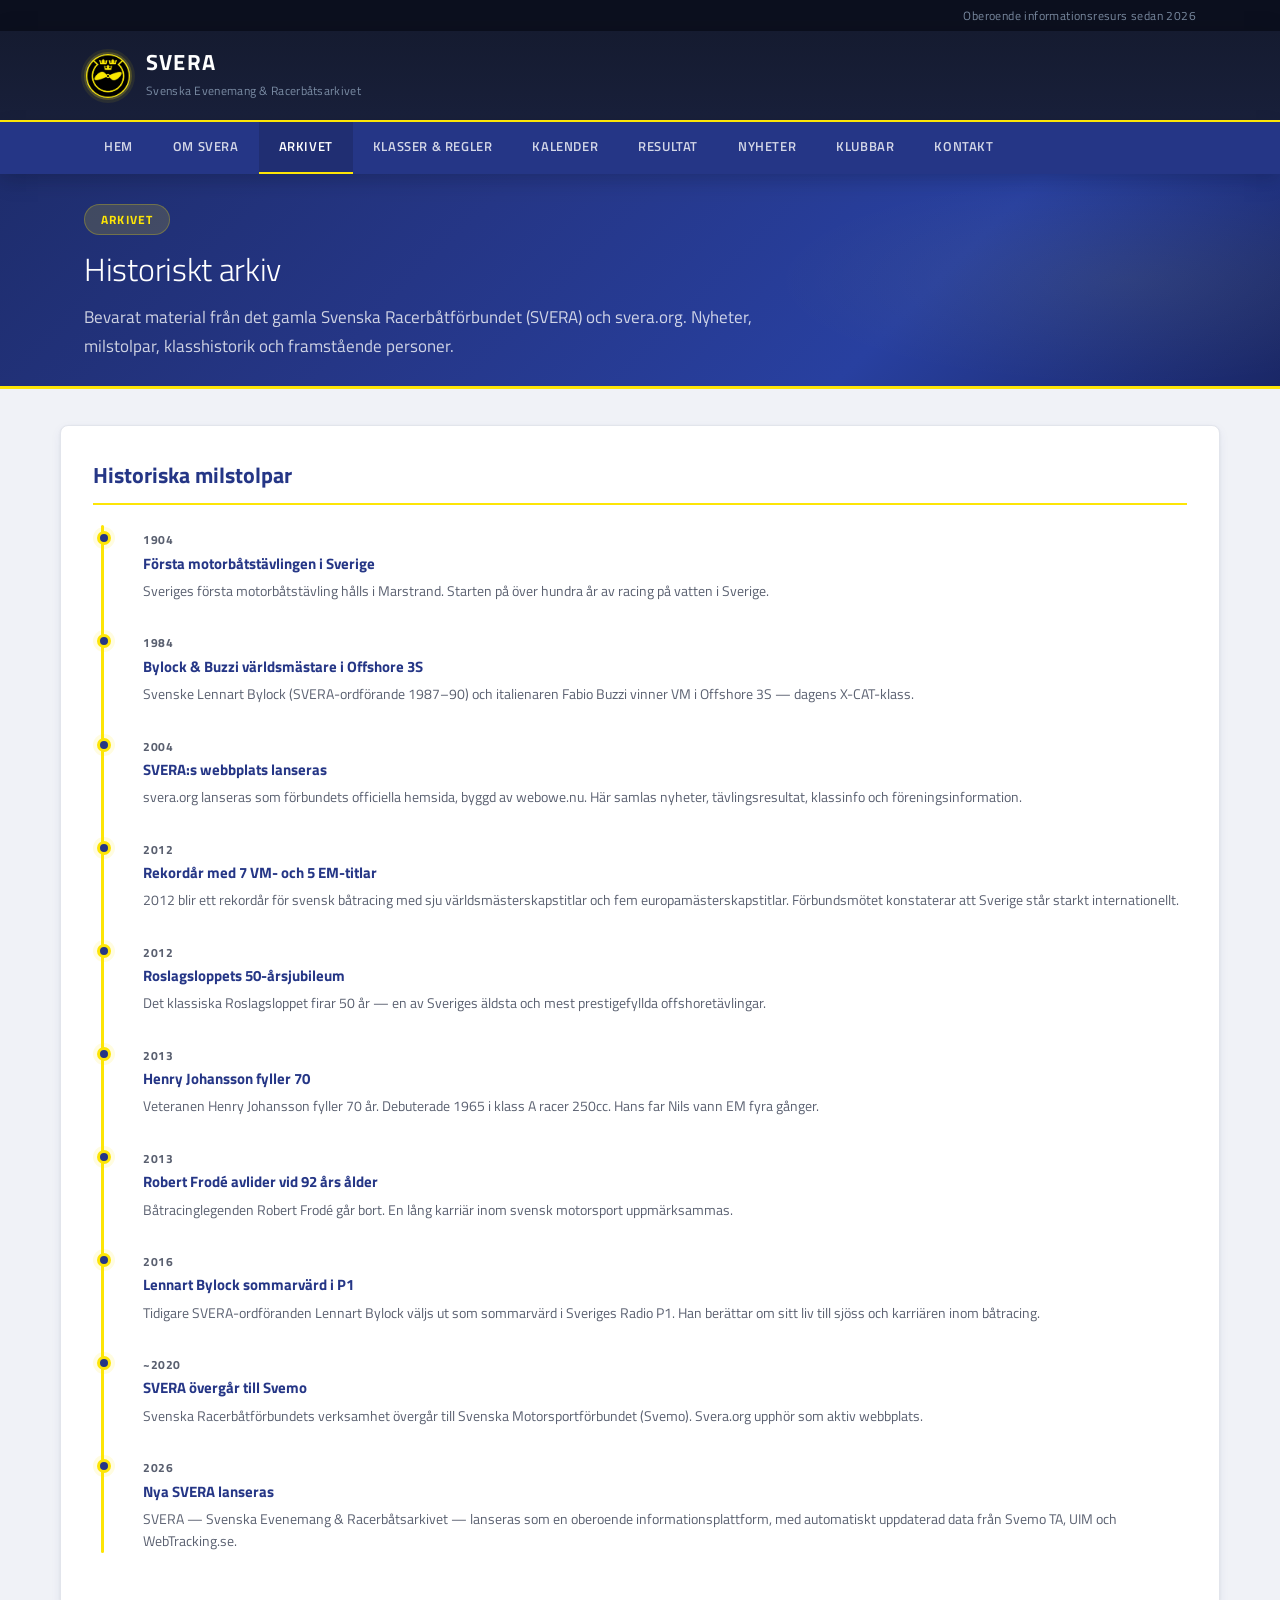
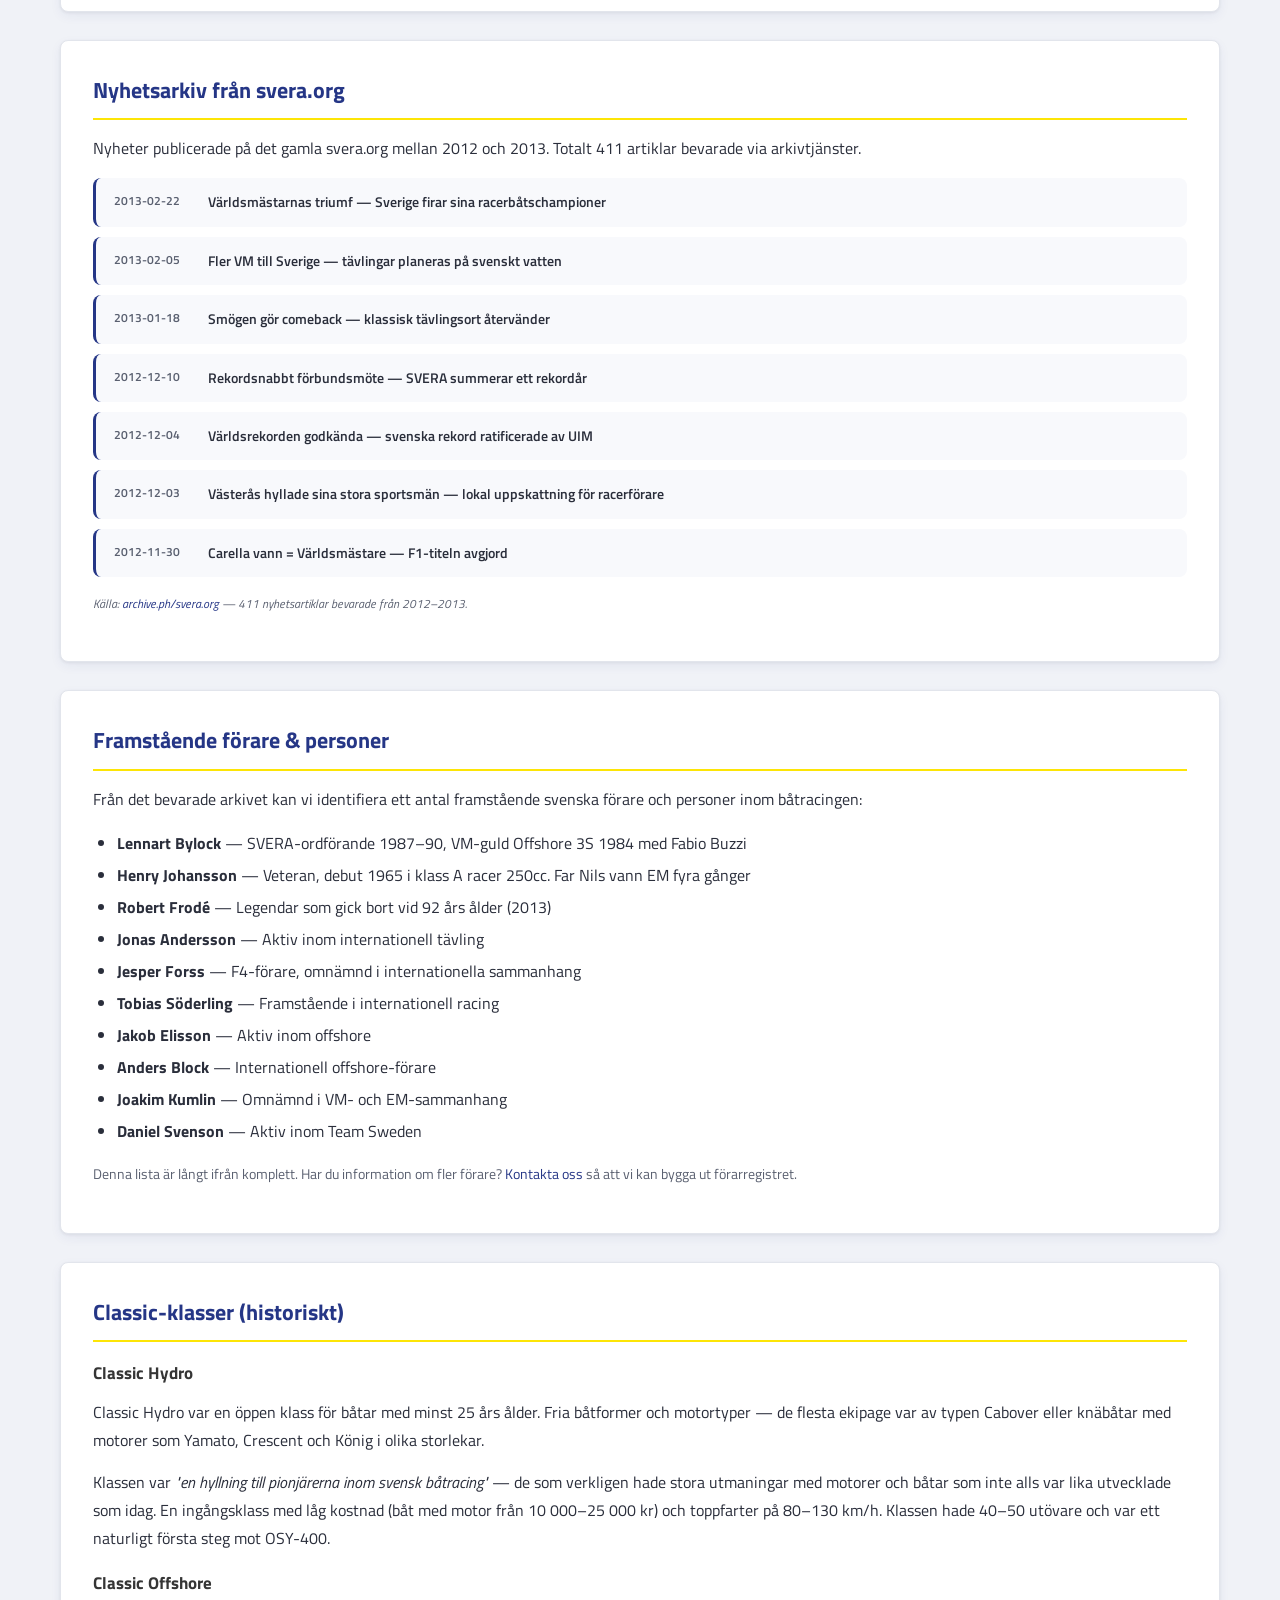
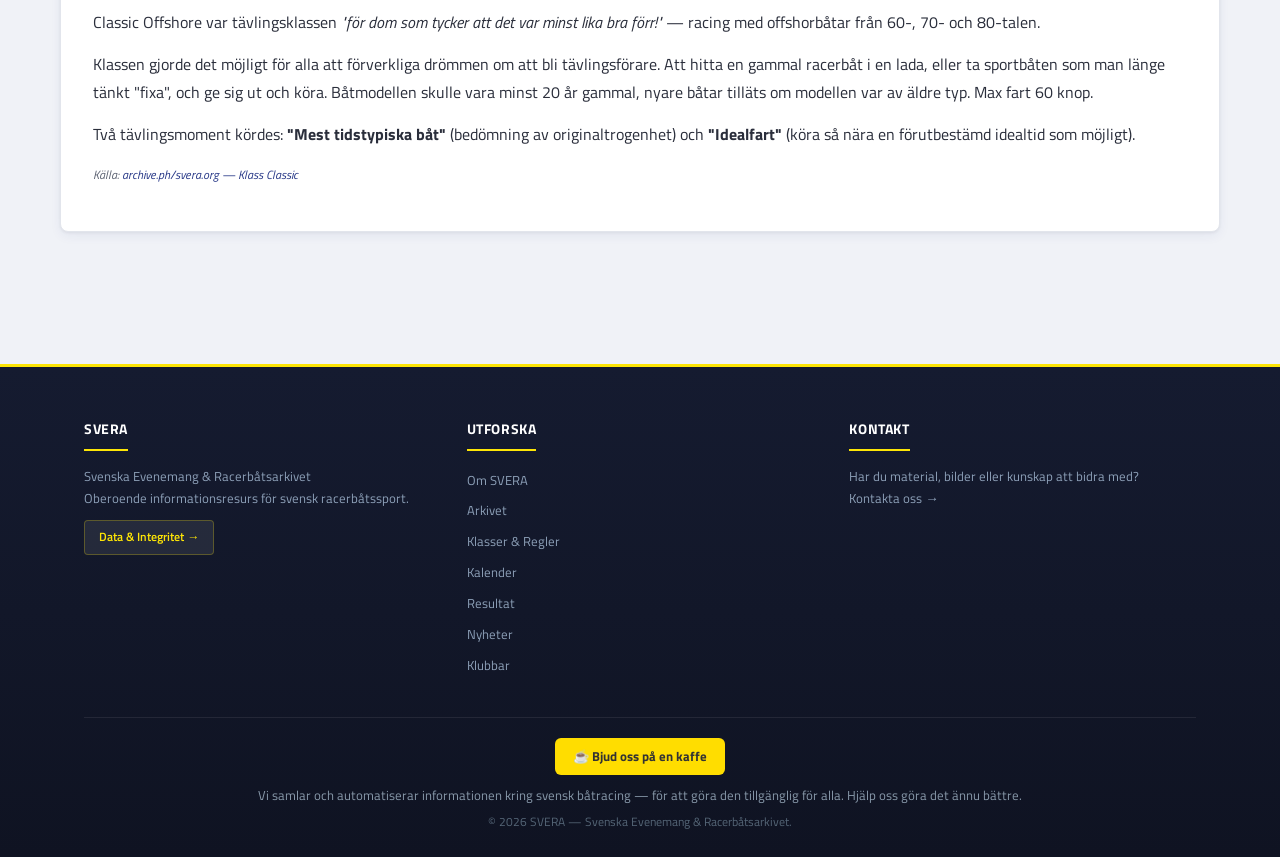
<file: arkivet.html>
<!DOCTYPE html>
<html lang="sv">
<head>
  <meta charset="UTF-8">
  <meta name="viewport" content="width=device-width, initial-scale=1.0">
  <title>Arkivet — SVERA</title>
  <meta name="description" content="Historiskt arkiv från svensk båtracing. Nyheter, milstolpar och förarhistorik från det gamla SVERA och svera.org.">
  <meta property="og:title" content="Arkivet — SVERA">
  <meta property="og:description" content="Historiskt arkiv från svensk båtracing. Nyheter, milstolpar och förarhistorik från det gamla SVERA och svera.org.">
  <meta property="og:type" content="website">
  <meta property="og:url" content="https://www.svera.nu/arkivet.html">
  <meta property="og:locale" content="sv_SE">
  <link rel="icon" type="image/x-icon" href="favicon.ico">
  <link rel="icon" type="image/png" sizes="32x32" href="assets/images/favicon-32x32.png">
  <link rel="icon" type="image/png" sizes="16x16" href="assets/images/favicon-16x16.png">
  <link rel="apple-touch-icon" sizes="180x180" href="assets/images/apple-touch-icon.png">
  <link rel="stylesheet" href="assets/css/style.css">
  <style>
    .timeline{position:relative;padding-left:30px;margin:20px 0}
    .timeline::before{content:'';position:absolute;left:8px;top:0;bottom:0;width:3px;background:var(--accent);border-radius:3px}
    .timeline-item{position:relative;margin-bottom:26px;padding-left:20px}
    .timeline-item::before{content:'';position:absolute;left:-26px;top:6px;width:14px;height:14px;border-radius:50%;background:var(--primary);border:3px solid var(--accent);box-shadow:0 0 0 4px rgba(253,229,6,0.12)}
    .timeline-item h4{font-size:.92rem;color:var(--primary);margin:0 0 4px}
    .timeline-item .tl-date{font-size:.72rem;color:var(--text-light);font-weight:700;text-transform:uppercase;letter-spacing:0.5px}
    .timeline-item p{font-size:.85rem;line-height:1.65;color:var(--text-light);margin:4px 0 0}
    .archive-news{display:flex;flex-direction:column;gap:10px;margin:16px 0}
    .archive-news-item{display:flex;gap:14px;padding:13px 18px;background:#f8f9fc;border-radius:var(--radius);border-left:3px solid var(--primary);transition:all var(--transition)}
    .archive-news-item:hover{background:#f0f2f8;transform:translateX(2px)}
    .archive-news-item .an-date{font-size:.75rem;color:var(--text-light);white-space:nowrap;min-width:80px;font-weight:600}
    .archive-news-item .an-title{font-size:.85rem;font-weight:600;color:var(--text)}
    .archive-source{font-size:.78rem;color:var(--text-light);font-style:italic;margin-top:16px}
    .archive-source a{color:var(--primary)}
  </style>
</head>
<body>

<a href="#main" class="skip-link">Hoppa till innehåll</a>
<div class="top-bar"><div class="container"><span>Oberoende informationsresurs sedan 2026</span></div></div>

<header class="site-header">
  <div class="container">
    <div class="header-inner">
      <a href="/" class="logo">
        <img class="logo-img" src="assets/images/svera-logo.png" alt="SVERA">
        <div class="logo-text"><h1>SVERA</h1><span class="tagline">Svenska Evenemang &amp; Racerbåtsarkivet</span></div>
      </a>
      <button class="hamburger" aria-label="Meny"><span></span><span></span><span></span></button>
    </div>
  </div>
  <nav class="main-nav">
    <div class="container">
      <ul class="nav-list">
        <li><a href="/">Hem</a></li>
        <li>
          <a href="/om">Om SVERA</a>
          <ul class="dropdown">
            <li><a href="/om">Om SVERA</a></li>
            <li><a href="/sponsorer">Sponsorer &amp; Partners</a></li>
          </ul>
        </li>
        <li>
          <a href="/arkivet" class="active">Arkivet</a>
          <ul class="dropdown">
            <li><a href="#historia">Historiska milstolpar</a></li>
            <li><a href="#nyheter">Nyhetsarkiv</a></li>
            <li><a href="#forare">Förarhistorik</a></li>
            <li><a href="#classic">Classic-klasser</a></li>
          </ul>
        </li>
        <li><a href="/klasser">Klasser &amp; Regler</a></li>
        <li><a href="/kalender">Kalender</a></li>
        <li><a href="/resultat">Resultat</a></li>
        <li>
          <a href="/nyheter">Nyheter</a>
          <ul class="dropdown">
            <li><a href="/nyheter">Nyheter</a></li>
            <li><a href="/social">Social</a></li>
          </ul>
        </li>
        <li><a href="/klubbar">Klubbar</a></li>
        <li><a href="/kontakt">Kontakt</a></li>
      </ul>
    </div>
  </nav>
</header>

<section class="hero" style="padding:30px 0 24px;">
  <div class="container">
    <span class="hero-badge">Arkivet</span>
    <h2>Historiskt arkiv</h2>
    <p>Bevarat material från det gamla Svenska Racerbåtförbundet (SVERA) och svera.org. Nyheter, milstolpar, klasshistorik och framstående personer.</p>
  </div>
</section>

<div class="container page-content" id="main">

  <!-- Historiska milstolpar -->
  <div class="content-block" id="historia">
    <h2>Historiska milstolpar</h2>
    <div class="timeline">
      <div class="timeline-item">
        <span class="tl-date">1904</span>
        <h4>Första motorbåtstävlingen i Sverige</h4>
        <p>Sveriges första motorbåtstävling hålls i Marstrand. Starten på över hundra år av racing på vatten i Sverige.</p>
      </div>
      <div class="timeline-item">
        <span class="tl-date">1984</span>
        <h4>Bylock &amp; Buzzi världsmästare i Offshore 3S</h4>
        <p>Svenske Lennart Bylock (SVERA-ordförande 1987–90) och italienaren Fabio Buzzi vinner VM i Offshore 3S — dagens X-CAT-klass.</p>
      </div>
      <div class="timeline-item">
        <span class="tl-date">2004</span>
        <h4>SVERA:s webbplats lanseras</h4>
        <p>svera.org lanseras som förbundets officiella hemsida, byggd av webowe.nu. Här samlas nyheter, tävlingsresultat, klassinfo och föreningsinformation.</p>
      </div>
      <div class="timeline-item">
        <span class="tl-date">2012</span>
        <h4>Rekordår med 7 VM- och 5 EM-titlar</h4>
        <p>2012 blir ett rekordår för svensk båtracing med sju världsmästerskapstitlar och fem europamästerskapstitlar. Förbundsmötet konstaterar att Sverige står starkt internationellt.</p>
      </div>
      <div class="timeline-item">
        <span class="tl-date">2012</span>
        <h4>Roslagsloppets 50-årsjubileum</h4>
        <p>Det klassiska Roslagsloppet firar 50 år — en av Sveriges äldsta och mest prestigefyllda offshoretävlingar.</p>
      </div>
      <div class="timeline-item">
        <span class="tl-date">2013</span>
        <h4>Henry Johansson fyller 70</h4>
        <p>Veteranen Henry Johansson fyller 70 år. Debuterade 1965 i klass A racer 250cc. Hans far Nils vann EM fyra gånger.</p>
      </div>
      <div class="timeline-item">
        <span class="tl-date">2013</span>
        <h4>Robert Frodé avlider vid 92 års ålder</h4>
        <p>Båtracinglegenden Robert Frodé går bort. En lång karriär inom svensk motorsport uppmärksammas.</p>
      </div>
      <div class="timeline-item">
        <span class="tl-date">2016</span>
        <h4>Lennart Bylock sommarvärd i P1</h4>
        <p>Tidigare SVERA-ordföranden Lennart Bylock väljs ut som sommarvärd i Sveriges Radio P1. Han berättar om sitt liv till sjöss och karriären inom båtracing.</p>
      </div>
      <div class="timeline-item">
        <span class="tl-date">~2020</span>
        <h4>SVERA övergår till Svemo</h4>
        <p>Svenska Racerbåtförbundets verksamhet övergår till Svenska Motorsportförbundet (Svemo). Svera.org upphör som aktiv webbplats.</p>
      </div>
      <div class="timeline-item">
        <span class="tl-date">2026</span>
        <h4>Nya SVERA lanseras</h4>
        <p>SVERA — Svenska Evenemang &amp; Racerbåtsarkivet — lanseras som en oberoende informationsplattform, med automatiskt uppdaterad data från Svemo TA, UIM och WebTracking.se.</p>
      </div>
    </div>
  </div>

  <!-- Nyhetsarkiv -->
  <div class="content-block" id="nyheter">
    <h2>Nyhetsarkiv från svera.org</h2>
    <p>Nyheter publicerade på det gamla svera.org mellan 2012 och 2013. Totalt 411 artiklar bevarade via arkivtjänster.</p>

    <div class="archive-news">
      <div class="archive-news-item">
        <span class="an-date">2013-02-22</span>
        <span class="an-title">Världsmästarnas triumf — Sverige firar sina racerbåtschampioner</span>
      </div>
      <div class="archive-news-item">
        <span class="an-date">2013-02-05</span>
        <span class="an-title">Fler VM till Sverige — tävlingar planeras på svenskt vatten</span>
      </div>
      <div class="archive-news-item">
        <span class="an-date">2013-01-18</span>
        <span class="an-title">Smögen gör comeback — klassisk tävlingsort återvänder</span>
      </div>
      <div class="archive-news-item">
        <span class="an-date">2012-12-10</span>
        <span class="an-title">Rekordsnabbt förbundsmöte — SVERA summerar ett rekordår</span>
      </div>
      <div class="archive-news-item">
        <span class="an-date">2012-12-04</span>
        <span class="an-title">Världsrekorden godkända — svenska rekord ratificerade av UIM</span>
      </div>
      <div class="archive-news-item">
        <span class="an-date">2012-12-03</span>
        <span class="an-title">Västerås hyllade sina stora sportsmän — lokal uppskattning för racerförare</span>
      </div>
      <div class="archive-news-item">
        <span class="an-date">2012-11-30</span>
        <span class="an-title">Carella vann = Världsmästare — F1-titeln avgjord</span>
      </div>
    </div>

    <p class="archive-source">Källa: <a href="https://archive.ph/FGsei" target="_blank" rel="noopener">archive.ph/svera.org</a> — 411 nyhetsartiklar bevarade från 2012–2013.</p>
  </div>

  <!-- Förarhistorik -->
  <div class="content-block" id="forare">
    <h2>Framstående förare &amp; personer</h2>
    <p>Från det bevarade arkivet kan vi identifiera ett antal framstående svenska förare och personer inom båtracingen:</p>
    <ul style="margin:12px 0;padding-left:24px;line-height:2;">
      <li><strong>Lennart Bylock</strong> — SVERA-ordförande 1987–90, VM-guld Offshore 3S 1984 med Fabio Buzzi</li>
      <li><strong>Henry Johansson</strong> — Veteran, debut 1965 i klass A racer 250cc. Far Nils vann EM fyra gånger</li>
      <li><strong>Robert Frodé</strong> — Legendar som gick bort vid 92 års ålder (2013)</li>
      <li><strong>Jonas Andersson</strong> — Aktiv inom internationell tävling</li>
      <li><strong>Jesper Forss</strong> — F4-förare, omnämnd i internationella sammanhang</li>
      <li><strong>Tobias Söderling</strong> — Framstående i internationell racing</li>
      <li><strong>Jakob Elisson</strong> — Aktiv inom offshore</li>
      <li><strong>Anders Block</strong> — Internationell offshore-förare</li>
      <li><strong>Joakim Kumlin</strong> — Omnämnd i VM- och EM-sammanhang</li>
      <li><strong>Daniel Svenson</strong> — Aktiv inom Team Sweden</li>
    </ul>
    <p style="font-size:0.85rem;color:var(--text-light);margin-top:16px;">Denna lista är långt ifrån komplett. Har du information om fler förare? <a href="/kontakt">Kontakta oss</a> så att vi kan bygga ut förarregistret.</p>
  </div>

  <!-- Classic-klasser -->
  <div class="content-block" id="classic">
    <h2>Classic-klasser (historiskt)</h2>

    <h3>Classic Hydro</h3>
    <p>Classic Hydro var en öppen klass för båtar med minst 25 års ålder. Fria båtformer och motortyper — de flesta ekipage var av typen Cabover eller knäbåtar med motorer som Yamato, Crescent och König i olika storlekar.</p>
    <p>Klassen var <em>"en hyllning till pionjärerna inom svensk båtracing"</em> — de som verkligen hade stora utmaningar med motorer och båtar som inte alls var lika utvecklade som idag. En ingångsklass med låg kostnad (båt med motor från 10 000–25 000 kr) och toppfarter på 80–130 km/h. Klassen hade 40–50 utövare och var ett naturligt första steg mot OSY-400.</p>

    <h3>Classic Offshore</h3>
    <p>Classic Offshore var tävlingsklassen <em>"för dom som tycker att det var minst lika bra förr!"</em> — racing med offshorbåtar från 60-, 70- och 80-talen.</p>
    <p>Klassen gjorde det möjligt för alla att förverkliga drömmen om att bli tävlingsförare. Att hitta en gammal racerbåt i en lada, eller ta sportbåten som man länge tänkt "fixa", och ge sig ut och köra. Båtmodellen skulle vara minst 20 år gammal, nyare båtar tilläts om modellen var av äldre typ. Max fart 60 knop.</p>
    <p>Två tävlingsmoment kördes: <strong>"Mest tidstypiska båt"</strong> (bedömning av originaltrogenhet) och <strong>"Idealfart"</strong> (köra så nära en förutbestämd idealtid som möjligt).</p>

    <p class="archive-source">Källa: <a href="https://archive.ph/T9QsC" target="_blank" rel="noopener">archive.ph/svera.org — Klass Classic</a></p>
  </div>

</div>

<footer class="site-footer">
  <div class="container">
    <div class="footer-grid">
      <div class="footer-col">
        <h3>SVERA</h3>
        <p>Svenska Evenemang &amp; Racerbåtsarkivet</p>
        <p>Oberoende informationsresurs för svensk racerbåtssport.</p>
        <p style="margin-top:10px;"><a href="/policy" style="display:inline-block;background:rgba(255,255,255,0.08);color:#fde506;padding:6px 14px;border-radius:4px;font-size:0.76rem;font-weight:600;text-decoration:none;border:1px solid rgba(253,229,6,0.25);transition:all 0.2s;">Data &amp; Integritet &rarr;</a></p>
      </div>
      <div class="footer-col">
        <h3>Utforska</h3>
        <ul>
          <li><a href="/om">Om SVERA</a></li>
          <li><a href="/arkivet">Arkivet</a></li>
          <li><a href="/klasser">Klasser &amp; Regler</a></li>
          <li><a href="/kalender">Kalender</a></li>
          <li><a href="/resultat">Resultat</a></li>
          <li><a href="/nyheter">Nyheter</a></li>
          <li><a href="/klubbar">Klubbar</a></li>
        </ul>
      </div>
      <div class="footer-col">
        <h3>Kontakt</h3>
        <p>Har du material, bilder eller kunskap att bidra med?</p>
        <p><a href="/kontakt">Kontakta oss &rarr;</a></p>
      </div>
    </div>

    <div class="footer-bottom">
      <div style="margin-bottom:10px;">
        <a href="https://buymeacoffee.com/theralley" target="_blank" rel="noopener" style="display:inline-flex;align-items:center;gap:6px;background:#FFDD00;color:#333;padding:8px 18px;border-radius:6px;font-size:0.82rem;font-weight:700;text-decoration:none;transition:all 0.2s;">&#9749; Bjud oss på en kaffe</a>
      </div>
      <p style="margin-bottom:6px;font-size:0.8rem;color:#8899aa;">Vi samlar och automatiserar informationen kring svensk båtracing — för att göra den tillgänglig för alla. Hjälp oss göra det ännu bättre.</p>
      &copy; 2026 SVERA — Svenska Evenemang &amp; Racerbåtsarkivet.
    </div>
  </div>
</footer>

<script src="assets/js/main.js"></script>
</body>
</html>
</file>
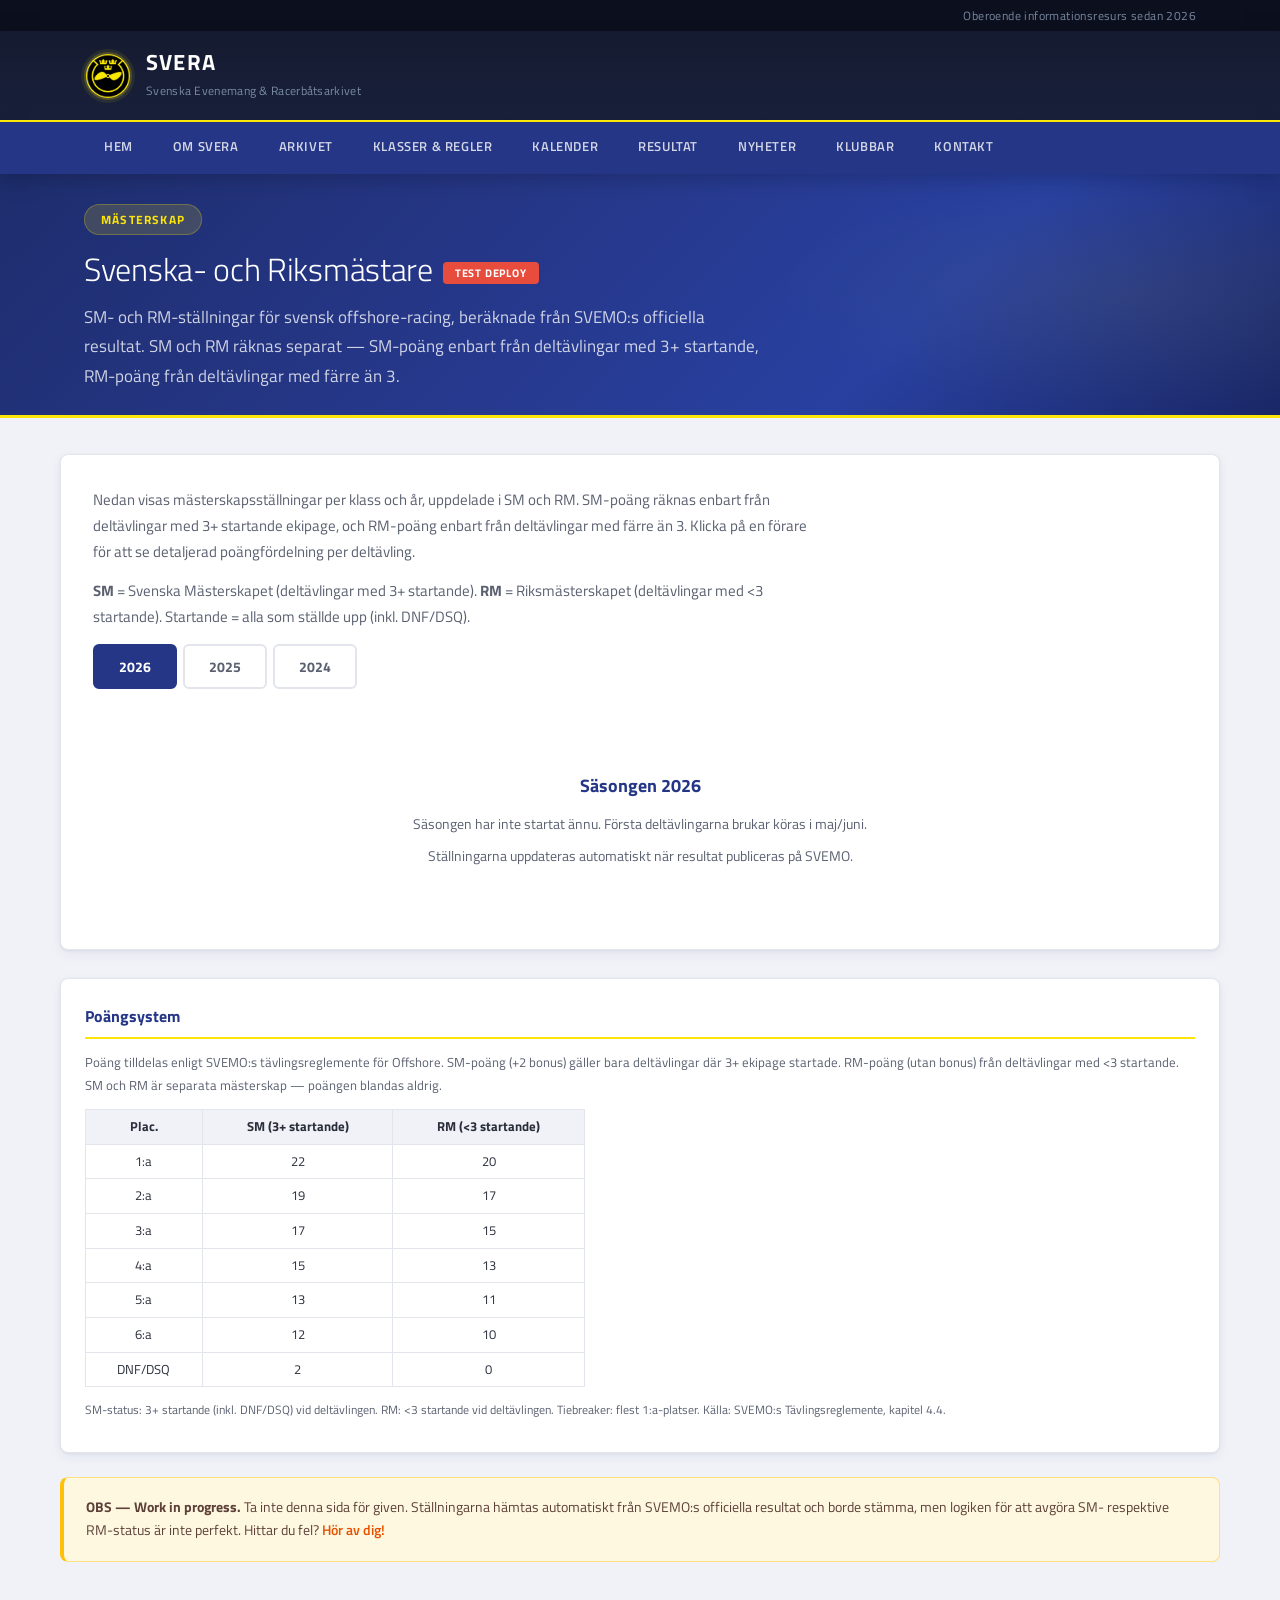
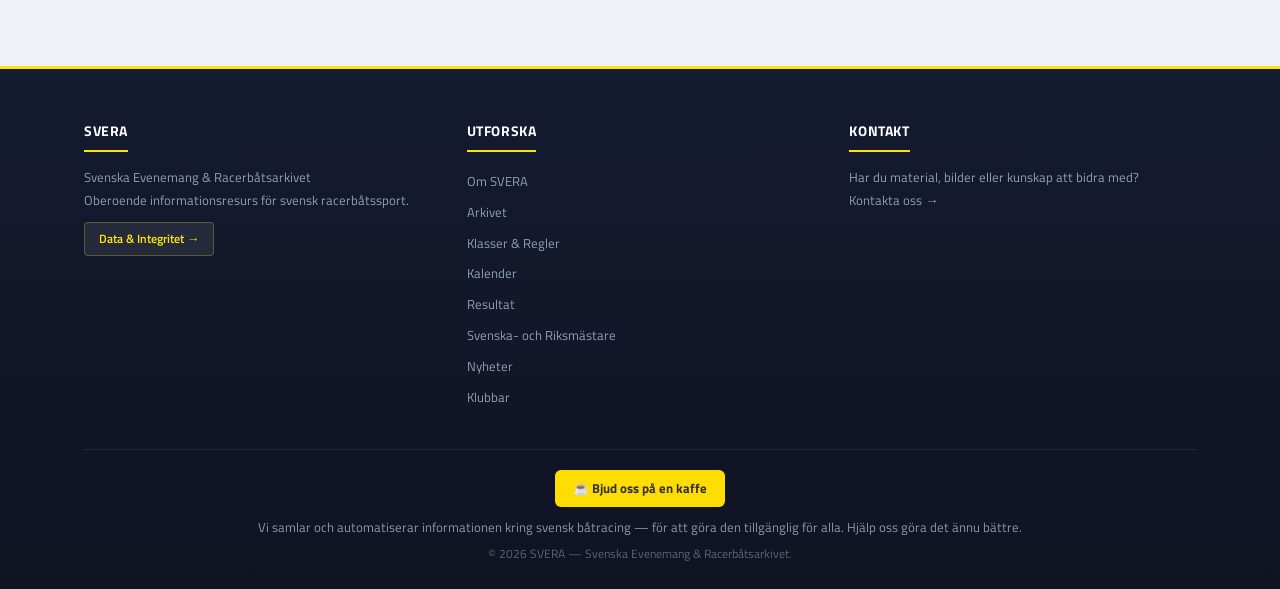
<file: champions.html>
<!DOCTYPE html>
<html lang="sv">
<head>
  <meta charset="UTF-8">
  <meta name="viewport" content="width=device-width, initial-scale=1.0">
  <title>Svenska- och Riksmästare — SVERA</title>
  <meta name="description" content="SM och RM-ställningar för svensk offshore-racing. Mästerskapsresultat beräknade från SVEMO:s officiella resultat.">
  <meta property="og:title" content="Champions — SVERA">
  <meta property="og:description" content="SM och RM-ställningar för svensk offshore-racing.">
  <meta property="og:type" content="website">
  <meta property="og:url" content="https://www.svera.nu/champions">
  <meta property="og:locale" content="sv_SE">
  <link rel="icon" type="image/x-icon" href="favicon.ico">
  <link rel="icon" type="image/png" sizes="32x32" href="assets/images/favicon-32x32.png">
  <link rel="icon" type="image/png" sizes="16x16" href="assets/images/favicon-16x16.png">
  <link rel="apple-touch-icon" sizes="180x180" href="assets/images/apple-touch-icon.png">
  <link rel="stylesheet" href="assets/css/style.css">
  <style>
    .champ-intro{font-size:.92rem;color:var(--text-light);line-height:1.7;max-width:720px;margin-bottom:8px}
    .test-badge{display:inline-block;background:#e74c3c;color:#fff;padding:4px 12px;border-radius:4px;font-size:.7rem;font-weight:700;text-transform:uppercase;letter-spacing:.8px;margin-left:10px;vertical-align:middle}

    .year-tabs{display:flex;gap:6px;margin:0 0 24px;flex-wrap:wrap}
    .year-tab{padding:10px 24px;border:2px solid var(--border);background:var(--white);border-radius:6px;font-size:.88rem;font-weight:700;color:var(--text-light);cursor:pointer;transition:all var(--transition);font-family:var(--font)}
    .year-tab:hover{border-color:var(--primary);color:var(--primary)}
    .year-tab.active{background:var(--primary);color:#fff;border-color:var(--primary)}

    .class-block{background:var(--white);border-radius:var(--radius);box-shadow:var(--shadow);border:1px solid var(--border);margin-bottom:22px;overflow:hidden}
    .class-block.sm-block{border-left:4px solid #ffd700}
    .class-block.rm-block{border-left:4px solid rgba(37,54,134,0.4)}
    .class-header{display:flex;align-items:center;gap:12px;padding:16px 22px;border-bottom:2px solid var(--accent);flex-wrap:wrap}
    .class-header h3{font-size:1.1rem;color:var(--primary);margin:0;font-weight:700}
    .status-badge{display:inline-block;padding:3px 12px;border-radius:4px;font-size:.72rem;font-weight:700;text-transform:uppercase;letter-spacing:.6px}
    .badge-sm{background:rgba(253,229,6,0.18);color:#9a7b00;border:1px solid rgba(253,229,6,0.4)}
    .badge-rm{background:rgba(37,54,134,0.08);color:var(--primary);border:1px solid rgba(37,54,134,0.2)}
    .class-meta{font-size:.78rem;color:var(--text-light);margin-left:auto}

    .table-wrap{overflow-x:auto;-webkit-overflow-scrolling:touch;max-width:100%}
    .standings-table{width:100%;border-collapse:collapse;font-size:.88rem}
    .standings-table th{text-align:left;padding:10px 14px;font-size:.74rem;text-transform:uppercase;letter-spacing:.5px;color:var(--text-light);border-bottom:1px solid var(--border);font-weight:700}
    .standings-table td{padding:12px 14px;border-bottom:1px solid var(--border)}
    .standings-table tbody tr.driver-row{cursor:pointer;transition:background var(--transition)}
    .standings-table tbody tr.driver-row:hover{background:rgba(37,54,134,0.03)}

    .col-pos{width:50px;text-align:center}
    .col-pts,.col-races,.col-wins{width:70px;text-align:center;font-weight:600}
    .col-driver{min-width:180px}

    .medal{display:inline-flex;align-items:center;justify-content:center;width:28px;height:28px;border-radius:50%;font-size:.78rem;font-weight:700}
    .medal.gold{background:linear-gradient(135deg,#ffd700,#f0c800);color:#5a4700;box-shadow:0 2px 6px rgba(255,215,0,0.35)}
    .medal.silver{background:linear-gradient(135deg,#c0c0c0,#a8a8a8);color:#3a3a3a;box-shadow:0 2px 6px rgba(192,192,192,0.35)}
    .medal.bronze{background:linear-gradient(135deg,#cd7f32,#b8722e);color:#fff;box-shadow:0 2px 6px rgba(205,127,50,0.35)}
    .rank{font-size:.85rem;color:var(--text-light);font-weight:600}

    .gold-row td{background:rgba(255,215,0,0.04)}
    .silver-row td{background:rgba(192,192,192,0.04)}
    .bronze-row td{background:rgba(205,127,50,0.04)}

    .driver-club{display:block;font-size:.76rem;color:var(--text-light);font-weight:400;margin-top:2px}

    .detail-row{display:none}
    .detail-row.open{display:table-row}
    .detail-row td{padding:0 14px 14px;background:#f8f9fc}
    .race-details{display:flex;flex-wrap:wrap;gap:8px;padding-top:8px}
    .race-detail{display:flex;align-items:center;gap:8px;padding:6px 12px;background:var(--white);border-radius:6px;border:1px solid var(--border);font-size:.78rem}
    .rd-race{color:var(--text);font-weight:500;max-width:200px;overflow:hidden;text-overflow:ellipsis;white-space:nowrap}
    .rd-pos{color:var(--primary);font-weight:700}
    .rd-pts{color:var(--text-light);font-weight:600}
    .rd-sm{padding:2px 6px;border-radius:3px;font-size:.65rem;font-weight:700}
    .rd-sm.sm{background:rgba(253,229,6,0.2);color:#9a7b00}
    .rd-sm.rm{background:rgba(37,54,134,0.08);color:var(--primary)}

    .no-data{font-size:.9rem;color:var(--text-light);padding:24px;text-align:center;font-style:italic}

    .points-info{margin-top:28px;background:var(--white);border-radius:var(--radius);box-shadow:var(--shadow);border:1px solid var(--border);padding:24px}
    .points-info h3{font-size:1rem;color:var(--primary);margin:0 0 12px;padding-bottom:8px;border-bottom:2px solid var(--accent)}
    .points-info p{font-size:.84rem;line-height:1.7;color:var(--text-light);margin-bottom:8px}
    .points-table{width:100%;max-width:500px;border-collapse:collapse;font-size:.82rem;margin:12px 0}
    .points-table th,.points-table td{padding:6px 12px;border:1px solid var(--border);text-align:center}
    .points-table th{background:var(--bg);font-weight:700;color:var(--text)}

    .season-placeholder{text-align:center;padding:40px 20px;color:var(--text-light)}
    .season-placeholder h3{font-size:1.1rem;color:var(--primary);margin-bottom:12px}
    .season-placeholder p{font-size:.9rem;line-height:1.7;max-width:500px;margin:0 auto 8px}

    @media(max-width:600px){
      .class-header{padding:12px 14px;gap:8px}
      .class-header h3{font-size:.92rem}
      .class-meta{width:100%;margin-left:0;margin-top:4px;font-size:.72rem}
      .standings-table th,.standings-table td{padding:6px 6px;font-size:.75rem}
      .col-pos{width:30px}
      .col-driver{min-width:100px}
      .col-pts,.col-races,.col-wins{width:40px;font-size:.72rem}
      .medal{width:22px;height:22px;font-size:.65rem}
      .race-details{gap:6px}
      .race-detail{flex-direction:column;gap:2px;align-items:flex-start;padding:5px 8px;font-size:.72rem}
      .rd-race{max-width:140px;white-space:normal}
      .year-tab{padding:8px 14px;font-size:.8rem}
      .champ-intro{font-size:.82rem}
      .points-info{padding:16px}
      .points-table{max-width:100%;font-size:.75rem}
      .points-table th,.points-table td{padding:4px 6px}
      .driver-club{font-size:.68rem}
    }
    @media(max-width:380px){
      .standings-table th,.standings-table td{padding:5px 4px;font-size:.7rem}
      .col-driver{min-width:80px}
      .col-pts,.col-races,.col-wins{width:34px;font-size:.68rem}
      .col-pos{width:26px}
      .medal{width:20px;height:20px;font-size:.6rem}
      .year-tab{padding:6px 10px;font-size:.75rem}
      .class-header{padding:10px 12px}
      .class-header h3{font-size:.85rem}
    }
  </style>
</head>
<body>

<a href="#main" class="skip-link">Hoppa till innehåll</a>
<div class="top-bar"><div class="container"><span>Oberoende informationsresurs sedan 2026</span></div></div>

<header class="site-header">
  <div class="container">
    <div class="header-inner">
      <a href="/" class="logo">
        <img class="logo-img" src="assets/images/svera-logo.png" alt="SVERA">
        <div class="logo-text"><h1>SVERA</h1><span class="tagline">Svenska Evenemang &amp; Racerbåtsarkivet</span></div>
      </a>
      <button class="hamburger" aria-label="Meny"><span></span><span></span><span></span></button>
    </div>
  </div>
  <nav class="main-nav">
    <div class="container">
      <ul class="nav-list">
        <li><a href="/">Hem</a></li>
        <li>
          <a href="/om">Om SVERA</a>
          <ul class="dropdown">
            <li><a href="/om">Om SVERA</a></li>
            <li><a href="/sponsorer">Sponsorer &amp; Partners</a></li>
          </ul>
        </li>
        <li><a href="/arkivet">Arkivet</a></li>
        <li><a href="/klasser">Klasser &amp; Regler</a></li>
        <li><a href="/kalender">Kalender</a></li>
        <li><a href="/resultat">Resultat</a></li>
        <li>
          <a href="/nyheter">Nyheter</a>
          <ul class="dropdown">
            <li><a href="/nyheter">Nyheter</a></li>
            <li><a href="/social">Social</a></li>
          </ul>
        </li>
        <li>
          <a href="/klubbar">Klubbar</a>
          <ul class="dropdown">
            <li><a href="/klubbar">Klubbar</a></li>
            <li><a href="/team">Aktiva Team</a></li>
          </ul>
        </li>
        <li><a href="/kontakt">Kontakt</a></li>
      </ul>
    </div>
  </nav>
</header>

<section class="hero" style="padding:30px 0 24px;">
  <div class="container">
    <span class="hero-badge">Mästerskap</span>
    <h2>Svenska- och Riksmästare<span class="test-badge">Test Deploy</span></h2>
    <p>SM- och RM-ställningar för svensk offshore-racing, beräknade från SVEMO:s officiella resultat. SM och RM räknas separat — SM-poäng enbart från deltävlingar med 3+ startande, RM-poäng från deltävlingar med färre än 3.</p>
  </div>
</section>

<div class="container page-content" id="main">

  <div class="content-block">
    <p class="champ-intro">Nedan visas mästerskapsställningar per klass och år, uppdelade i SM och RM. SM-poäng räknas enbart från deltävlingar med 3+ startande ekipage, och RM-poäng enbart från deltävlingar med färre än 3. Klicka på en förare för att se detaljerad poängfördelning per deltävling.</p>
    <p class="champ-intro"><strong>SM</strong> = Svenska Mästerskapet (deltävlingar med 3+ startande). <strong>RM</strong> = Riksmästerskapet (deltävlingar med &lt;3 startande). Startande = alla som ställde upp (inkl. DNF/DSQ).</p>

    <div class="year-tabs">
        <button class="year-tab active" data-year="2026">2026</button>
        <button class="year-tab" data-year="2025">2025</button>
        <button class="year-tab" data-year="2024">2024</button>
    </div>

      <div class="year-content" id="year-2026" style="display:block">
<div class="season-placeholder"><h3>Säsongen 2026</h3><p>Säsongen har inte startat ännu. Första deltävlingarna brukar köras i maj/juni.</p><p>Ställningarna uppdateras automatiskt när resultat publiceras på SVEMO.</p></div>
      </div>
      <div class="year-content" id="year-2025" style="display:none">
      <div class="class-block sm-block">
        <div class="class-header">
          <h3>Klass A</h3>
          <span class="status-badge badge-sm">SM</span>
          <span class="class-meta">7 ekipage &middot; 4 deltävlingar</span>
        </div>
        <div class="table-wrap">
          <table class="standings-table">
            <thead>
              <tr>
                <th class="col-pos">#</th>
                <th class="col-driver">Förare</th>
                <th class="col-pts">Poäng</th>
                <th class="col-races">Starter</th>
                <th class="col-wins">Segrar</th>
              </tr>
            </thead>
            <tbody>
              <tr class="driver-row gold-row" data-detail="detail-2025-A-sm-1">
                <td class="col-pos"><span class="medal gold">1</span></td>
                <td class="col-driver">Lina Hamrén<span class="driver-club">Roslagens BR</span></td>
                <td class="col-pts">44</td>
                <td class="col-races">2</td>
                <td class="col-wins">2</td>
              </tr>
              <tr class="detail-row" id="detail-2025-A-sm-1">
                <td colspan="5"><div class="race-details"><div class="race-detail"><span class="rd-race">Deltävling 2  Gävlebukten Challange</span><span class="rd-pos">P1</span><span class="rd-pts">22p</span><span class="rd-sm sm">SM</span></div><div class="race-detail"><span class="rd-race">Deltävling 1 Vårracet</span><span class="rd-pos">P1</span><span class="rd-pts">22p</span><span class="rd-sm sm">SM</span></div></div></td>
              </tr>
              <tr class="driver-row silver-row" data-detail="detail-2025-A-sm-2">
                <td class="col-pos"><span class="medal silver">2</span></td>
                <td class="col-driver">Anton Kurtén<span class="driver-club">Älvbygdens MK</span></td>
                <td class="col-pts">42</td>
                <td class="col-races">4</td>
                <td class="col-wins">0</td>
              </tr>
              <tr class="detail-row" id="detail-2025-A-sm-2">
                <td colspan="5"><div class="race-details"><div class="race-detail"><span class="rd-race">Deltävling 6 Saltsjöloppet</span><span class="rd-pos">P2</span><span class="rd-pts">19p</span><span class="rd-sm sm">SM</span></div><div class="race-detail"><span class="rd-race">Deltävling 5  Roslagsloppet</span><span class="rd-pos">PDNF</span><span class="rd-pts">2p</span><span class="rd-sm sm">SM</span></div><div class="race-detail"><span class="rd-race">Deltävling 2  Gävlebukten Challange</span><span class="rd-pos">P2</span><span class="rd-pts">19p</span><span class="rd-sm sm">SM</span></div><div class="race-detail"><span class="rd-race">Deltävling 1 Vårracet</span><span class="rd-pos">PDNF</span><span class="rd-pts">2p</span><span class="rd-sm sm">SM</span></div></div></td>
              </tr>
              <tr class="driver-row bronze-row" data-detail="detail-2025-A-sm-3">
                <td class="col-pos"><span class="medal bronze">3</span></td>
                <td class="col-driver">Matilda Wrenkler<span class="driver-club">KMKR</span></td>
                <td class="col-pts">42</td>
                <td class="col-races">4</td>
                <td class="col-wins">0</td>
              </tr>
              <tr class="detail-row" id="detail-2025-A-sm-3">
                <td colspan="5"><div class="race-details"><div class="race-detail"><span class="rd-race">Deltävling 6 Saltsjöloppet</span><span class="rd-pos">PDNF</span><span class="rd-pts">2p</span><span class="rd-sm sm">SM</span></div><div class="race-detail"><span class="rd-race">Deltävling 5  Roslagsloppet</span><span class="rd-pos">P2</span><span class="rd-pts">19p</span><span class="rd-sm sm">SM</span></div><div class="race-detail"><span class="rd-race">Deltävling 2  Gävlebukten Challange</span><span class="rd-pos">PDSQ</span><span class="rd-pts">2p</span><span class="rd-sm sm">SM</span></div><div class="race-detail"><span class="rd-race">Deltävling 1 Vårracet</span><span class="rd-pos">P2</span><span class="rd-pts">19p</span><span class="rd-sm sm">SM</span></div></div></td>
              </tr>
              <tr class="driver-row" data-detail="detail-2025-A-sm-4">
                <td class="col-pos"><span class="rank">4</span></td>
                <td class="col-driver">Hilmer Wiberg<span class="driver-club">Smedjebackens BK</span></td>
                <td class="col-pts">41</td>
                <td class="col-races">3</td>
                <td class="col-wins">1</td>
              </tr>
              <tr class="detail-row" id="detail-2025-A-sm-4">
                <td colspan="5"><div class="race-details"><div class="race-detail"><span class="rd-race">Deltävling 6 Saltsjöloppet</span><span class="rd-pos">P3</span><span class="rd-pts">17p</span><span class="rd-sm sm">SM</span></div><div class="race-detail"><span class="rd-race">Deltävling 5  Roslagsloppet</span><span class="rd-pos">P1</span><span class="rd-pts">22p</span><span class="rd-sm sm">SM</span></div><div class="race-detail"><span class="rd-race">Deltävling 1 Vårracet</span><span class="rd-pos">PDNF</span><span class="rd-pts">2p</span><span class="rd-sm sm">SM</span></div></div></td>
              </tr>
              <tr class="driver-row" data-detail="detail-2025-A-sm-5">
                <td class="col-pos"><span class="rank">5</span></td>
                <td class="col-driver">Anton Modin<span class="driver-club">Kungliga MBK</span></td>
                <td class="col-pts">22</td>
                <td class="col-races">1</td>
                <td class="col-wins">1</td>
              </tr>
              <tr class="detail-row" id="detail-2025-A-sm-5">
                <td colspan="5"><div class="race-details"><div class="race-detail"><span class="rd-race">Deltävling 6 Saltsjöloppet</span><span class="rd-pos">P1</span><span class="rd-pts">22p</span><span class="rd-sm sm">SM</span></div></div></td>
              </tr>
              <tr class="driver-row" data-detail="detail-2025-A-sm-6">
                <td class="col-pos"><span class="rank">6</span></td>
                <td class="col-driver">Gustav Holm<span class="driver-club">X Offshore Racing Club</span></td>
                <td class="col-pts">19</td>
                <td class="col-races">2</td>
                <td class="col-wins">0</td>
              </tr>
              <tr class="detail-row" id="detail-2025-A-sm-6">
                <td colspan="5"><div class="race-details"><div class="race-detail"><span class="rd-race">Deltävling 5  Roslagsloppet</span><span class="rd-pos">P3</span><span class="rd-pts">17p</span><span class="rd-sm sm">SM</span></div><div class="race-detail"><span class="rd-race">Deltävling 2  Gävlebukten Challange</span><span class="rd-pos">PDNF</span><span class="rd-pts">2p</span><span class="rd-sm sm">SM</span></div></div></td>
              </tr>
              <tr class="driver-row" data-detail="detail-2025-A-sm-7">
                <td class="col-pos"><span class="rank">7</span></td>
                <td class="col-driver">Rikard Ingvarsson<span class="driver-club">Öregrunds RK</span></td>
                <td class="col-pts">2</td>
                <td class="col-races">1</td>
                <td class="col-wins">0</td>
              </tr>
              <tr class="detail-row" id="detail-2025-A-sm-7">
                <td colspan="5"><div class="race-details"><div class="race-detail"><span class="rd-race">Deltävling 2  Gävlebukten Challange</span><span class="rd-pos">PDNF</span><span class="rd-pts">2p</span><span class="rd-sm sm">SM</span></div></div></td>
              </tr>
            </tbody>
          </table>
        </div>
      </div>
      <div class="class-block rm-block">
        <div class="class-header">
          <h3>Klass A</h3>
          <span class="status-badge badge-rm">RM</span>
          <span class="class-meta">1 ekipage &middot; 1 deltävlingar</span>
        </div>
        <div class="table-wrap">
          <table class="standings-table">
            <thead>
              <tr>
                <th class="col-pos">#</th>
                <th class="col-driver">Förare</th>
                <th class="col-pts">Poäng</th>
                <th class="col-races">Starter</th>
                <th class="col-wins">Segrar</th>
              </tr>
            </thead>
            <tbody>
              <tr class="driver-row gold-row" data-detail="detail-2025-A-rm-1">
                <td class="col-pos"><span class="medal gold">1</span></td>
                <td class="col-driver">Anton Kurtén<span class="driver-club">Älvbygdens MK</span></td>
                <td class="col-pts">20</td>
                <td class="col-races">1</td>
                <td class="col-wins">1</td>
              </tr>
              <tr class="detail-row" id="detail-2025-A-rm-1">
                <td colspan="5"><div class="race-details"><div class="race-detail"><span class="rd-race">Deltävling 7 Östhammars GP mot Cancer</span><span class="rd-pos">P1</span><span class="rd-pts">20p</span><span class="rd-sm rm">RM</span></div></div></td>
              </tr>
            </tbody>
          </table>
        </div>
      </div>
      <div class="class-block sm-block">
        <div class="class-header">
          <h3>Klass B</h3>
          <span class="status-badge badge-sm">SM</span>
          <span class="class-meta">6 ekipage &middot; 5 deltävlingar</span>
        </div>
        <div class="table-wrap">
          <table class="standings-table">
            <thead>
              <tr>
                <th class="col-pos">#</th>
                <th class="col-driver">Förare</th>
                <th class="col-pts">Poäng</th>
                <th class="col-races">Starter</th>
                <th class="col-wins">Segrar</th>
              </tr>
            </thead>
            <tbody>
              <tr class="driver-row gold-row" data-detail="detail-2025-B-sm-1">
                <td class="col-pos"><span class="medal gold">1</span></td>
                <td class="col-driver">Rasmus Hamrén<span class="driver-club">Roslagens BR</span></td>
                <td class="col-pts">100</td>
                <td class="col-races">5</td>
                <td class="col-wins">3</td>
              </tr>
              <tr class="detail-row" id="detail-2025-B-sm-1">
                <td colspan="5"><div class="race-details"><div class="race-detail"><span class="rd-race">Deltävling 7 Östhammars GP mot Cancer</span><span class="rd-pos">P1</span><span class="rd-pts">22p</span><span class="rd-sm sm">SM</span></div><div class="race-detail"><span class="rd-race">Deltävling 6 Saltsjöloppet</span><span class="rd-pos">P3</span><span class="rd-pts">17p</span><span class="rd-sm sm">SM</span></div><div class="race-detail"><span class="rd-race">Deltävling 5  Roslagsloppet</span><span class="rd-pos">P3</span><span class="rd-pts">17p</span><span class="rd-sm sm">SM</span></div><div class="race-detail"><span class="rd-race">Deltävling 2  Gävlebukten Challange</span><span class="rd-pos">P1</span><span class="rd-pts">22p</span><span class="rd-sm sm">SM</span></div><div class="race-detail"><span class="rd-race">Deltävling 1 Vårracet</span><span class="rd-pos">P1</span><span class="rd-pts">22p</span><span class="rd-sm sm">SM</span></div></div></td>
              </tr>
              <tr class="driver-row silver-row" data-detail="detail-2025-B-sm-2">
                <td class="col-pos"><span class="medal silver">2</span></td>
                <td class="col-driver">Lovisa Sahlén<span class="driver-club">Roslagens BR</span></td>
                <td class="col-pts">72</td>
                <td class="col-races">5</td>
                <td class="col-wins">0</td>
              </tr>
              <tr class="detail-row" id="detail-2025-B-sm-2">
                <td colspan="5"><div class="race-details"><div class="race-detail"><span class="rd-race">Deltävling 7 Östhammars GP mot Cancer</span><span class="rd-pos">P3</span><span class="rd-pts">17p</span><span class="rd-sm sm">SM</span></div><div class="race-detail"><span class="rd-race">Deltävling 6 Saltsjöloppet</span><span class="rd-pos">P4</span><span class="rd-pts">15p</span><span class="rd-sm sm">SM</span></div><div class="race-detail"><span class="rd-race">Deltävling 5  Roslagsloppet</span><span class="rd-pos">P2</span><span class="rd-pts">19p</span><span class="rd-sm sm">SM</span></div><div class="race-detail"><span class="rd-race">Deltävling 2  Gävlebukten Challange</span><span class="rd-pos">P2</span><span class="rd-pts">19p</span><span class="rd-sm sm">SM</span></div><div class="race-detail"><span class="rd-race">Deltävling 1 Vårracet</span><span class="rd-pos">PDNF</span><span class="rd-pts">2p</span><span class="rd-sm sm">SM</span></div></div></td>
              </tr>
              <tr class="driver-row bronze-row" data-detail="detail-2025-B-sm-3">
                <td class="col-pos"><span class="medal bronze">3</span></td>
                <td class="col-driver">Max Samuelsson<span class="driver-club">Roslagens BR</span></td>
                <td class="col-pts">65</td>
                <td class="col-races">4</td>
                <td class="col-wins">2</td>
              </tr>
              <tr class="detail-row" id="detail-2025-B-sm-3">
                <td colspan="5"><div class="race-details"><div class="race-detail"><span class="rd-race">Deltävling 7 Östhammars GP mot Cancer</span><span class="rd-pos">P2</span><span class="rd-pts">19p</span><span class="rd-sm sm">SM</span></div><div class="race-detail"><span class="rd-race">Deltävling 6 Saltsjöloppet</span><span class="rd-pos">P1</span><span class="rd-pts">22p</span><span class="rd-sm sm">SM</span></div><div class="race-detail"><span class="rd-race">Deltävling 5  Roslagsloppet</span><span class="rd-pos">P1</span><span class="rd-pts">22p</span><span class="rd-sm sm">SM</span></div><div class="race-detail"><span class="rd-race">Deltävling 2  Gävlebukten Challange</span><span class="rd-pos">PDSQ</span><span class="rd-pts">2p</span><span class="rd-sm sm">SM</span></div></div></td>
              </tr>
              <tr class="driver-row" data-detail="detail-2025-B-sm-4">
                <td class="col-pos"><span class="rank">4</span></td>
                <td class="col-driver">Urban Lagerström<span class="driver-club">Öregrunds RK</span></td>
                <td class="col-pts">36</td>
                <td class="col-races">2</td>
                <td class="col-wins">0</td>
              </tr>
              <tr class="detail-row" id="detail-2025-B-sm-4">
                <td colspan="5"><div class="race-details"><div class="race-detail"><span class="rd-race">Deltävling 2  Gävlebukten Challange</span><span class="rd-pos">P3</span><span class="rd-pts">17p</span><span class="rd-sm sm">SM</span></div><div class="race-detail"><span class="rd-race">Deltävling 1 Vårracet</span><span class="rd-pos">P2</span><span class="rd-pts">19p</span><span class="rd-sm sm">SM</span></div></div></td>
              </tr>
              <tr class="driver-row" data-detail="detail-2025-B-sm-5">
                <td class="col-pos"><span class="rank">5</span></td>
                <td class="col-driver">Adam Wrenkler<span class="driver-club">Sportbåtsklubben</span></td>
                <td class="col-pts">21</td>
                <td class="col-races">2</td>
                <td class="col-wins">0</td>
              </tr>
              <tr class="detail-row" id="detail-2025-B-sm-5">
                <td colspan="5"><div class="race-details"><div class="race-detail"><span class="rd-race">Deltävling 6 Saltsjöloppet</span><span class="rd-pos">P2</span><span class="rd-pts">19p</span><span class="rd-sm sm">SM</span></div><div class="race-detail"><span class="rd-race">Deltävling 1 Vårracet</span><span class="rd-pos">PDNF</span><span class="rd-pts">2p</span><span class="rd-sm sm">SM</span></div></div></td>
              </tr>
              <tr class="driver-row" data-detail="detail-2025-B-sm-6">
                <td class="col-pos"><span class="rank">6</span></td>
                <td class="col-driver">Thomas Wrenkler<span class="driver-club">Sportbåtsklubben</span></td>
                <td class="col-pts">15</td>
                <td class="col-races">1</td>
                <td class="col-wins">0</td>
              </tr>
              <tr class="detail-row" id="detail-2025-B-sm-6">
                <td colspan="5"><div class="race-details"><div class="race-detail"><span class="rd-race">Deltävling 5  Roslagsloppet</span><span class="rd-pos">P4</span><span class="rd-pts">15p</span><span class="rd-sm sm">SM</span></div></div></td>
              </tr>
            </tbody>
          </table>
        </div>
      </div>
      <div class="class-block sm-block">
        <div class="class-header">
          <h3>Klass C</h3>
          <span class="status-badge badge-sm">SM</span>
          <span class="class-meta">3 ekipage &middot; 3 deltävlingar</span>
        </div>
        <div class="table-wrap">
          <table class="standings-table">
            <thead>
              <tr>
                <th class="col-pos">#</th>
                <th class="col-driver">Förare</th>
                <th class="col-pts">Poäng</th>
                <th class="col-races">Starter</th>
                <th class="col-wins">Segrar</th>
              </tr>
            </thead>
            <tbody>
              <tr class="driver-row gold-row" data-detail="detail-2025-C-sm-1">
                <td class="col-pos"><span class="medal gold">1</span></td>
                <td class="col-driver">Viktor Jansson<span class="driver-club">Öregrunds RK</span></td>
                <td class="col-pts">60</td>
                <td class="col-races">3</td>
                <td class="col-wins">1</td>
              </tr>
              <tr class="detail-row" id="detail-2025-C-sm-1">
                <td colspan="5"><div class="race-details"><div class="race-detail"><span class="rd-race">Deltävling 5  Roslagsloppet</span><span class="rd-pos">P1</span><span class="rd-pts">22p</span><span class="rd-sm sm">SM</span></div><div class="race-detail"><span class="rd-race">Deltävling 2  Gävlebukten Challange</span><span class="rd-pos">P2</span><span class="rd-pts">19p</span><span class="rd-sm sm">SM</span></div><div class="race-detail"><span class="rd-race">Deltävling 1 Vårracet</span><span class="rd-pos">P2</span><span class="rd-pts">19p</span><span class="rd-sm sm">SM</span></div></div></td>
              </tr>
              <tr class="driver-row silver-row" data-detail="detail-2025-C-sm-2">
                <td class="col-pos"><span class="medal silver">2</span></td>
                <td class="col-driver">William Söderlind<span class="driver-club">Roslagens BR</span></td>
                <td class="col-pts">46</td>
                <td class="col-races">3</td>
                <td class="col-wins">2</td>
              </tr>
              <tr class="detail-row" id="detail-2025-C-sm-2">
                <td colspan="5"><div class="race-details"><div class="race-detail"><span class="rd-race">Deltävling 5  Roslagsloppet</span><span class="rd-pos">PDNF</span><span class="rd-pts">2p</span><span class="rd-sm sm">SM</span></div><div class="race-detail"><span class="rd-race">Deltävling 2  Gävlebukten Challange</span><span class="rd-pos">P1</span><span class="rd-pts">22p</span><span class="rd-sm sm">SM</span></div><div class="race-detail"><span class="rd-race">Deltävling 1 Vårracet</span><span class="rd-pos">P1</span><span class="rd-pts">22p</span><span class="rd-sm sm">SM</span></div></div></td>
              </tr>
              <tr class="driver-row bronze-row" data-detail="detail-2025-C-sm-3">
                <td class="col-pos"><span class="medal bronze">3</span></td>
                <td class="col-driver">Andreas Oskar Engström<span class="driver-club">Sportbåtsklubben</span></td>
                <td class="col-pts">6</td>
                <td class="col-races">3</td>
                <td class="col-wins">0</td>
              </tr>
              <tr class="detail-row" id="detail-2025-C-sm-3">
                <td colspan="5"><div class="race-details"><div class="race-detail"><span class="rd-race">Deltävling 5  Roslagsloppet</span><span class="rd-pos">PDNF</span><span class="rd-pts">2p</span><span class="rd-sm sm">SM</span></div><div class="race-detail"><span class="rd-race">Deltävling 2  Gävlebukten Challange</span><span class="rd-pos">PDNF</span><span class="rd-pts">2p</span><span class="rd-sm sm">SM</span></div><div class="race-detail"><span class="rd-race">Deltävling 1 Vårracet</span><span class="rd-pos">PDNF</span><span class="rd-pts">2p</span><span class="rd-sm sm">SM</span></div></div></td>
              </tr>
            </tbody>
          </table>
        </div>
      </div>
      <div class="class-block rm-block">
        <div class="class-header">
          <h3>Klass C</h3>
          <span class="status-badge badge-rm">RM</span>
          <span class="class-meta">2 ekipage &middot; 2 deltävlingar</span>
        </div>
        <div class="table-wrap">
          <table class="standings-table">
            <thead>
              <tr>
                <th class="col-pos">#</th>
                <th class="col-driver">Förare</th>
                <th class="col-pts">Poäng</th>
                <th class="col-races">Starter</th>
                <th class="col-wins">Segrar</th>
              </tr>
            </thead>
            <tbody>
              <tr class="driver-row gold-row" data-detail="detail-2025-C-rm-1">
                <td class="col-pos"><span class="medal gold">1</span></td>
                <td class="col-driver">William Söderlind<span class="driver-club">Roslagens BR</span></td>
                <td class="col-pts">40</td>
                <td class="col-races">2</td>
                <td class="col-wins">2</td>
              </tr>
              <tr class="detail-row" id="detail-2025-C-rm-1">
                <td colspan="5"><div class="race-details"><div class="race-detail"><span class="rd-race">Deltävling 7 Östhammars GP mot Cancer</span><span class="rd-pos">P1</span><span class="rd-pts">20p</span><span class="rd-sm rm">RM</span></div><div class="race-detail"><span class="rd-race">Deltävling 6 Saltsjöloppet</span><span class="rd-pos">P1</span><span class="rd-pts">20p</span><span class="rd-sm rm">RM</span></div></div></td>
              </tr>
              <tr class="driver-row silver-row" data-detail="detail-2025-C-rm-2">
                <td class="col-pos"><span class="medal silver">2</span></td>
                <td class="col-driver">Andreas Oskar Engström<span class="driver-club">Sportbåtsklubben</span></td>
                <td class="col-pts">34</td>
                <td class="col-races">2</td>
                <td class="col-wins">0</td>
              </tr>
              <tr class="detail-row" id="detail-2025-C-rm-2">
                <td colspan="5"><div class="race-details"><div class="race-detail"><span class="rd-race">Deltävling 7 Östhammars GP mot Cancer</span><span class="rd-pos">P2</span><span class="rd-pts">17p</span><span class="rd-sm rm">RM</span></div><div class="race-detail"><span class="rd-race">Deltävling 6 Saltsjöloppet</span><span class="rd-pos">P2</span><span class="rd-pts">17p</span><span class="rd-sm rm">RM</span></div></div></td>
              </tr>
            </tbody>
          </table>
        </div>
      </div>
      <div class="class-block sm-block">
        <div class="class-header">
          <h3>Klass J</h3>
          <span class="status-badge badge-sm">SM</span>
          <span class="class-meta">3 ekipage &middot; 2 deltävlingar</span>
        </div>
        <div class="table-wrap">
          <table class="standings-table">
            <thead>
              <tr>
                <th class="col-pos">#</th>
                <th class="col-driver">Förare</th>
                <th class="col-pts">Poäng</th>
                <th class="col-races">Starter</th>
                <th class="col-wins">Segrar</th>
              </tr>
            </thead>
            <tbody>
              <tr class="driver-row gold-row" data-detail="detail-2025-J-sm-1">
                <td class="col-pos"><span class="medal gold">1</span></td>
                <td class="col-driver">Lukas Mehks<span class="driver-club">MK Orion</span></td>
                <td class="col-pts">44</td>
                <td class="col-races">2</td>
                <td class="col-wins">2</td>
              </tr>
              <tr class="detail-row" id="detail-2025-J-sm-1">
                <td colspan="5"><div class="race-details"><div class="race-detail"><span class="rd-race">Deltävling 6 Saltsjöloppet</span><span class="rd-pos">P1</span><span class="rd-pts">22p</span><span class="rd-sm sm">SM</span></div><div class="race-detail"><span class="rd-race">Deltävling 5  Roslagsloppet</span><span class="rd-pos">P1</span><span class="rd-pts">22p</span><span class="rd-sm sm">SM</span></div></div></td>
              </tr>
              <tr class="driver-row silver-row" data-detail="detail-2025-J-sm-2">
                <td class="col-pos"><span class="medal silver">2</span></td>
                <td class="col-driver">Björn Bäckström<span class="driver-club">Sweden BRC</span></td>
                <td class="col-pts">21</td>
                <td class="col-races">2</td>
                <td class="col-wins">0</td>
              </tr>
              <tr class="detail-row" id="detail-2025-J-sm-2">
                <td colspan="5"><div class="race-details"><div class="race-detail"><span class="rd-race">Deltävling 6 Saltsjöloppet</span><span class="rd-pos">P2</span><span class="rd-pts">19p</span><span class="rd-sm sm">SM</span></div><div class="race-detail"><span class="rd-race">Deltävling 5  Roslagsloppet</span><span class="rd-pos">PDSQ</span><span class="rd-pts">2p</span><span class="rd-sm sm">SM</span></div></div></td>
              </tr>
              <tr class="driver-row bronze-row" data-detail="detail-2025-J-sm-3">
                <td class="col-pos"><span class="medal bronze">3</span></td>
                <td class="col-driver">Alvin Lindahl<span class="driver-club">Öregrunds RK</span></td>
                <td class="col-pts">21</td>
                <td class="col-races">2</td>
                <td class="col-wins">0</td>
              </tr>
              <tr class="detail-row" id="detail-2025-J-sm-3">
                <td colspan="5"><div class="race-details"><div class="race-detail"><span class="rd-race">Deltävling 6 Saltsjöloppet</span><span class="rd-pos">PDSQ</span><span class="rd-pts">2p</span><span class="rd-sm sm">SM</span></div><div class="race-detail"><span class="rd-race">Deltävling 5  Roslagsloppet</span><span class="rd-pos">P2</span><span class="rd-pts">19p</span><span class="rd-sm sm">SM</span></div></div></td>
              </tr>
            </tbody>
          </table>
        </div>
      </div>
      <div class="class-block rm-block">
        <div class="class-header">
          <h3>Klass J</h3>
          <span class="status-badge badge-rm">RM</span>
          <span class="class-meta">2 ekipage &middot; 2 deltävlingar</span>
        </div>
        <div class="table-wrap">
          <table class="standings-table">
            <thead>
              <tr>
                <th class="col-pos">#</th>
                <th class="col-driver">Förare</th>
                <th class="col-pts">Poäng</th>
                <th class="col-races">Starter</th>
                <th class="col-wins">Segrar</th>
              </tr>
            </thead>
            <tbody>
              <tr class="driver-row gold-row" data-detail="detail-2025-J-rm-1">
                <td class="col-pos"><span class="medal gold">1</span></td>
                <td class="col-driver">Lukas Mehks<span class="driver-club">Roslagens BR</span></td>
                <td class="col-pts">40</td>
                <td class="col-races">2</td>
                <td class="col-wins">2</td>
              </tr>
              <tr class="detail-row" id="detail-2025-J-rm-1">
                <td colspan="5"><div class="race-details"><div class="race-detail"><span class="rd-race">Deltävling 2  Gävlebukten Challange</span><span class="rd-pos">P1</span><span class="rd-pts">20p</span><span class="rd-sm rm">RM</span></div><div class="race-detail"><span class="rd-race">Deltävling 1 Vårracet</span><span class="rd-pos">P1</span><span class="rd-pts">20p</span><span class="rd-sm rm">RM</span></div></div></td>
              </tr>
              <tr class="driver-row silver-row" data-detail="detail-2025-J-rm-2">
                <td class="col-pos"><span class="medal silver">2</span></td>
                <td class="col-driver">Alvin Lindahl<span class="driver-club">Öregrunds RK</span></td>
                <td class="col-pts">17</td>
                <td class="col-races">2</td>
                <td class="col-wins">0</td>
              </tr>
              <tr class="detail-row" id="detail-2025-J-rm-2">
                <td colspan="5"><div class="race-details"><div class="race-detail"><span class="rd-race">Deltävling 2  Gävlebukten Challange</span><span class="rd-pos">PDSQ</span><span class="rd-pts">0p</span><span class="rd-sm rm">RM</span></div><div class="race-detail"><span class="rd-race">Deltävling 1 Vårracet</span><span class="rd-pos">P2</span><span class="rd-pts">17p</span><span class="rd-sm rm">RM</span></div></div></td>
              </tr>
            </tbody>
          </table>
        </div>
      </div>
      <div class="class-block sm-block">
        <div class="class-header">
          <h3>Klass K</h3>
          <span class="status-badge badge-sm">SM</span>
          <span class="class-meta">4 ekipage &middot; 3 deltävlingar</span>
        </div>
        <div class="table-wrap">
          <table class="standings-table">
            <thead>
              <tr>
                <th class="col-pos">#</th>
                <th class="col-driver">Förare</th>
                <th class="col-pts">Poäng</th>
                <th class="col-races">Starter</th>
                <th class="col-wins">Segrar</th>
              </tr>
            </thead>
            <tbody>
              <tr class="driver-row gold-row" data-detail="detail-2025-K-sm-1">
                <td class="col-pos"><span class="medal gold">1</span></td>
                <td class="col-driver">Pierre Wärme<span class="driver-club">Sweden BRC</span></td>
                <td class="col-pts">66</td>
                <td class="col-races">3</td>
                <td class="col-wins">3</td>
              </tr>
              <tr class="detail-row" id="detail-2025-K-sm-1">
                <td colspan="5"><div class="race-details"><div class="race-detail"><span class="rd-race">Deltävling 7 Östhammars GP mot Cancer</span><span class="rd-pos">P1</span><span class="rd-pts">22p</span><span class="rd-sm sm">SM</span></div><div class="race-detail"><span class="rd-race">Deltävling 5  Roslagsloppet</span><span class="rd-pos">P1</span><span class="rd-pts">22p</span><span class="rd-sm sm">SM</span></div><div class="race-detail"><span class="rd-race">Deltävling 1 Vårracet</span><span class="rd-pos">P1</span><span class="rd-pts">22p</span><span class="rd-sm sm">SM</span></div></div></td>
              </tr>
              <tr class="driver-row silver-row" data-detail="detail-2025-K-sm-2">
                <td class="col-pos"><span class="medal silver">2</span></td>
                <td class="col-driver">Edward Bergholtz<span class="driver-club">SUK</span></td>
                <td class="col-pts">53</td>
                <td class="col-races">3</td>
                <td class="col-wins">0</td>
              </tr>
              <tr class="detail-row" id="detail-2025-K-sm-2">
                <td colspan="5"><div class="race-details"><div class="race-detail"><span class="rd-race">Deltävling 7 Östhammars GP mot Cancer</span><span class="rd-pos">P2</span><span class="rd-pts">19p</span><span class="rd-sm sm">SM</span></div><div class="race-detail"><span class="rd-race">Deltävling 5  Roslagsloppet</span><span class="rd-pos">P3</span><span class="rd-pts">17p</span><span class="rd-sm sm">SM</span></div><div class="race-detail"><span class="rd-race">Deltävling 1 Vårracet</span><span class="rd-pos">P3</span><span class="rd-pts">17p</span><span class="rd-sm sm">SM</span></div></div></td>
              </tr>
              <tr class="driver-row bronze-row" data-detail="detail-2025-K-sm-3">
                <td class="col-pos"><span class="medal bronze">3</span></td>
                <td class="col-driver">Torbjörn Jansson<span class="driver-club">Sweden BRC</span></td>
                <td class="col-pts">51</td>
                <td class="col-races">3</td>
                <td class="col-wins">0</td>
              </tr>
              <tr class="detail-row" id="detail-2025-K-sm-3">
                <td colspan="5"><div class="race-details"><div class="race-detail"><span class="rd-race">Deltävling 7 Östhammars GP mot Cancer</span><span class="rd-pos">P3</span><span class="rd-pts">17p</span><span class="rd-sm sm">SM</span></div><div class="race-detail"><span class="rd-race">Deltävling 5  Roslagsloppet</span><span class="rd-pos">P2</span><span class="rd-pts">19p</span><span class="rd-sm sm">SM</span></div><div class="race-detail"><span class="rd-race">Deltävling 1 Vårracet</span><span class="rd-pos">P4</span><span class="rd-pts">15p</span><span class="rd-sm sm">SM</span></div></div></td>
              </tr>
              <tr class="driver-row" data-detail="detail-2025-K-sm-4">
                <td class="col-pos"><span class="rank">4</span></td>
                <td class="col-driver">Oliver Mattsson<span class="driver-club">Sweden BRC</span></td>
                <td class="col-pts">21</td>
                <td class="col-races">2</td>
                <td class="col-wins">0</td>
              </tr>
              <tr class="detail-row" id="detail-2025-K-sm-4">
                <td colspan="5"><div class="race-details"><div class="race-detail"><span class="rd-race">Deltävling 7 Östhammars GP mot Cancer</span><span class="rd-pos">PDNF</span><span class="rd-pts">2p</span><span class="rd-sm sm">SM</span></div><div class="race-detail"><span class="rd-race">Deltävling 1 Vårracet</span><span class="rd-pos">P2</span><span class="rd-pts">19p</span><span class="rd-sm sm">SM</span></div></div></td>
              </tr>
            </tbody>
          </table>
        </div>
      </div>
      <div class="class-block rm-block">
        <div class="class-header">
          <h3>Klass K</h3>
          <span class="status-badge badge-rm">RM</span>
          <span class="class-meta">3 ekipage &middot; 2 deltävlingar</span>
        </div>
        <div class="table-wrap">
          <table class="standings-table">
            <thead>
              <tr>
                <th class="col-pos">#</th>
                <th class="col-driver">Förare</th>
                <th class="col-pts">Poäng</th>
                <th class="col-races">Starter</th>
                <th class="col-wins">Segrar</th>
              </tr>
            </thead>
            <tbody>
              <tr class="driver-row gold-row" data-detail="detail-2025-K-rm-1">
                <td class="col-pos"><span class="medal gold">1</span></td>
                <td class="col-driver">Sebastian Romagnoli<span class="driver-club">Sweden BRC</span></td>
                <td class="col-pts">0</td>
                <td class="col-races">1</td>
                <td class="col-wins">0</td>
              </tr>
              <tr class="detail-row" id="detail-2025-K-rm-1">
                <td colspan="5"><div class="race-details"><div class="race-detail"><span class="rd-race">Deltävling 6 Saltsjöloppet</span><span class="rd-pos">PDNF</span><span class="rd-pts">0p</span><span class="rd-sm rm">RM</span></div></div></td>
              </tr>
              <tr class="driver-row silver-row" data-detail="detail-2025-K-rm-2">
                <td class="col-pos"><span class="medal silver">2</span></td>
                <td class="col-driver">Torbjörn Jansson<span class="driver-club">Sweden BRC</span></td>
                <td class="col-pts">0</td>
                <td class="col-races">1</td>
                <td class="col-wins">0</td>
              </tr>
              <tr class="detail-row" id="detail-2025-K-rm-2">
                <td colspan="5"><div class="race-details"><div class="race-detail"><span class="rd-race">Deltävling 2  Gävlebukten Challange</span><span class="rd-pos">PDSQ</span><span class="rd-pts">0p</span><span class="rd-sm rm">RM</span></div></div></td>
              </tr>
              <tr class="driver-row bronze-row" data-detail="detail-2025-K-rm-3">
                <td class="col-pos"><span class="medal bronze">3</span></td>
                <td class="col-driver">Edward Bergholtz<span class="driver-club">SUK</span></td>
                <td class="col-pts">0</td>
                <td class="col-races">1</td>
                <td class="col-wins">0</td>
              </tr>
              <tr class="detail-row" id="detail-2025-K-rm-3">
                <td colspan="5"><div class="race-details"><div class="race-detail"><span class="rd-race">Deltävling 2  Gävlebukten Challange</span><span class="rd-pos">PDSQ</span><span class="rd-pts">0p</span><span class="rd-sm rm">RM</span></div></div></td>
              </tr>
            </tbody>
          </table>
        </div>
      </div>
      <div class="class-block rm-block">
        <div class="class-header">
          <h3>Klass T</h3>
          <span class="status-badge badge-rm">RM</span>
          <span class="class-meta">1 ekipage &middot; 1 deltävlingar</span>
        </div>
        <div class="table-wrap">
          <table class="standings-table">
            <thead>
              <tr>
                <th class="col-pos">#</th>
                <th class="col-driver">Förare</th>
                <th class="col-pts">Poäng</th>
                <th class="col-races">Starter</th>
                <th class="col-wins">Segrar</th>
              </tr>
            </thead>
            <tbody>
              <tr class="driver-row gold-row" data-detail="detail-2025-T-rm-1">
                <td class="col-pos"><span class="medal gold">1</span></td>
                <td class="col-driver">Dan Lindahl<span class="driver-club">Öregrunds RK</span></td>
                <td class="col-pts">20</td>
                <td class="col-races">1</td>
                <td class="col-wins">1</td>
              </tr>
              <tr class="detail-row" id="detail-2025-T-rm-1">
                <td colspan="5"><div class="race-details"><div class="race-detail"><span class="rd-race">Deltävling 1 Vårracet</span><span class="rd-pos">P1</span><span class="rd-pts">20p</span><span class="rd-sm rm">RM</span></div></div></td>
              </tr>
            </tbody>
          </table>
        </div>
      </div>
      <div class="class-block rm-block">
        <div class="class-header">
          <h3>Klass V150</h3>
          <span class="status-badge badge-rm">RM</span>
          <span class="class-meta">2 ekipage &middot; 5 deltävlingar</span>
        </div>
        <div class="table-wrap">
          <table class="standings-table">
            <thead>
              <tr>
                <th class="col-pos">#</th>
                <th class="col-driver">Förare</th>
                <th class="col-pts">Poäng</th>
                <th class="col-races">Starter</th>
                <th class="col-wins">Segrar</th>
              </tr>
            </thead>
            <tbody>
              <tr class="driver-row gold-row" data-detail="detail-2025-V150-rm-1">
                <td class="col-pos"><span class="medal gold">1</span></td>
                <td class="col-driver">Patrik Norlin<span class="driver-club">Öregrunds RK</span></td>
                <td class="col-pts">97</td>
                <td class="col-races">5</td>
                <td class="col-wins">4</td>
              </tr>
              <tr class="detail-row" id="detail-2025-V150-rm-1">
                <td colspan="5"><div class="race-details"><div class="race-detail"><span class="rd-race">Deltävling 7 Östhammars GP mot Cancer</span><span class="rd-pos">P1</span><span class="rd-pts">20p</span><span class="rd-sm rm">RM</span></div><div class="race-detail"><span class="rd-race">Deltävling 6 Saltsjöloppet</span><span class="rd-pos">P1</span><span class="rd-pts">20p</span><span class="rd-sm rm">RM</span></div><div class="race-detail"><span class="rd-race">Deltävling 5  Roslagsloppet</span><span class="rd-pos">P1</span><span class="rd-pts">20p</span><span class="rd-sm rm">RM</span></div><div class="race-detail"><span class="rd-race">Deltävling 2  Gävlebukten Challange</span><span class="rd-pos">P1</span><span class="rd-pts">20p</span><span class="rd-sm rm">RM</span></div><div class="race-detail"><span class="rd-race">Deltävling 1 Vårracet</span><span class="rd-pos">P2</span><span class="rd-pts">17p</span><span class="rd-sm rm">RM</span></div></div></td>
              </tr>
              <tr class="driver-row silver-row" data-detail="detail-2025-V150-rm-2">
                <td class="col-pos"><span class="medal silver">2</span></td>
                <td class="col-driver">Johan Teodor Kurtén<span class="driver-club">Älvbygdens MK</span></td>
                <td class="col-pts">54</td>
                <td class="col-races">5</td>
                <td class="col-wins">1</td>
              </tr>
              <tr class="detail-row" id="detail-2025-V150-rm-2">
                <td colspan="5"><div class="race-details"><div class="race-detail"><span class="rd-race">Deltävling 7 Östhammars GP mot Cancer</span><span class="rd-pos">P2</span><span class="rd-pts">17p</span><span class="rd-sm rm">RM</span></div><div class="race-detail"><span class="rd-race">Deltävling 6 Saltsjöloppet</span><span class="rd-pos">PDSQ</span><span class="rd-pts">0p</span><span class="rd-sm rm">RM</span></div><div class="race-detail"><span class="rd-race">Deltävling 5  Roslagsloppet</span><span class="rd-pos">P2</span><span class="rd-pts">17p</span><span class="rd-sm rm">RM</span></div><div class="race-detail"><span class="rd-race">Deltävling 2  Gävlebukten Challange</span><span class="rd-pos">PDNF</span><span class="rd-pts">0p</span><span class="rd-sm rm">RM</span></div><div class="race-detail"><span class="rd-race">Deltävling 1 Vårracet</span><span class="rd-pos">P1</span><span class="rd-pts">20p</span><span class="rd-sm rm">RM</span></div></div></td>
              </tr>
            </tbody>
          </table>
        </div>
      </div>
      <div class="class-block sm-block">
        <div class="class-header">
          <h3>Klass V24</h3>
          <span class="status-badge badge-sm">SM</span>
          <span class="class-meta">4 ekipage &middot; 2 deltävlingar</span>
        </div>
        <div class="table-wrap">
          <table class="standings-table">
            <thead>
              <tr>
                <th class="col-pos">#</th>
                <th class="col-driver">Förare</th>
                <th class="col-pts">Poäng</th>
                <th class="col-races">Starter</th>
                <th class="col-wins">Segrar</th>
              </tr>
            </thead>
            <tbody>
              <tr class="driver-row gold-row" data-detail="detail-2025-V24-sm-1">
                <td class="col-pos"><span class="medal gold">1</span></td>
                <td class="col-driver">Dick Johansson<span class="driver-club">Kungliga MBK</span></td>
                <td class="col-pts">44</td>
                <td class="col-races">2</td>
                <td class="col-wins">2</td>
              </tr>
              <tr class="detail-row" id="detail-2025-V24-sm-1">
                <td colspan="5"><div class="race-details"><div class="race-detail"><span class="rd-race">Deltävling 7 Östhammars GP mot Cancer</span><span class="rd-pos">P1</span><span class="rd-pts">22p</span><span class="rd-sm sm">SM</span></div><div class="race-detail"><span class="rd-race">Deltävling 5  Roslagsloppet</span><span class="rd-pos">P1</span><span class="rd-pts">22p</span><span class="rd-sm sm">SM</span></div></div></td>
              </tr>
              <tr class="driver-row silver-row" data-detail="detail-2025-V24-sm-2">
                <td class="col-pos"><span class="medal silver">2</span></td>
                <td class="col-driver">Mathias Länder<span class="driver-club">Öregrunds RK</span></td>
                <td class="col-pts">34</td>
                <td class="col-races">2</td>
                <td class="col-wins">0</td>
              </tr>
              <tr class="detail-row" id="detail-2025-V24-sm-2">
                <td colspan="5"><div class="race-details"><div class="race-detail"><span class="rd-race">Deltävling 7 Östhammars GP mot Cancer</span><span class="rd-pos">P3</span><span class="rd-pts">17p</span><span class="rd-sm sm">SM</span></div><div class="race-detail"><span class="rd-race">Deltävling 5  Roslagsloppet</span><span class="rd-pos">P3</span><span class="rd-pts">17p</span><span class="rd-sm sm">SM</span></div></div></td>
              </tr>
              <tr class="driver-row bronze-row" data-detail="detail-2025-V24-sm-3">
                <td class="col-pos"><span class="medal bronze">3</span></td>
                <td class="col-driver">Sven Johansson<span class="driver-club">Kungliga MBK</span></td>
                <td class="col-pts">21</td>
                <td class="col-races">2</td>
                <td class="col-wins">0</td>
              </tr>
              <tr class="detail-row" id="detail-2025-V24-sm-3">
                <td colspan="5"><div class="race-details"><div class="race-detail"><span class="rd-race">Deltävling 7 Östhammars GP mot Cancer</span><span class="rd-pos">P2</span><span class="rd-pts">19p</span><span class="rd-sm sm">SM</span></div><div class="race-detail"><span class="rd-race">Deltävling 5  Roslagsloppet</span><span class="rd-pos">PDNF</span><span class="rd-pts">2p</span><span class="rd-sm sm">SM</span></div></div></td>
              </tr>
              <tr class="driver-row" data-detail="detail-2025-V24-sm-4">
                <td class="col-pos"><span class="rank">4</span></td>
                <td class="col-driver">Tim Johansson<span class="driver-club">Kungliga MBK</span></td>
                <td class="col-pts">21</td>
                <td class="col-races">2</td>
                <td class="col-wins">0</td>
              </tr>
              <tr class="detail-row" id="detail-2025-V24-sm-4">
                <td colspan="5"><div class="race-details"><div class="race-detail"><span class="rd-race">Deltävling 7 Östhammars GP mot Cancer</span><span class="rd-pos">PDNF</span><span class="rd-pts">2p</span><span class="rd-sm sm">SM</span></div><div class="race-detail"><span class="rd-race">Deltävling 5  Roslagsloppet</span><span class="rd-pos">P2</span><span class="rd-pts">19p</span><span class="rd-sm sm">SM</span></div></div></td>
              </tr>
            </tbody>
          </table>
        </div>
      </div>
      <div class="class-block rm-block">
        <div class="class-header">
          <h3>Klass V24</h3>
          <span class="status-badge badge-rm">RM</span>
          <span class="class-meta">3 ekipage &middot; 2 deltävlingar</span>
        </div>
        <div class="table-wrap">
          <table class="standings-table">
            <thead>
              <tr>
                <th class="col-pos">#</th>
                <th class="col-driver">Förare</th>
                <th class="col-pts">Poäng</th>
                <th class="col-races">Starter</th>
                <th class="col-wins">Segrar</th>
              </tr>
            </thead>
            <tbody>
              <tr class="driver-row gold-row" data-detail="detail-2025-V24-rm-1">
                <td class="col-pos"><span class="medal gold">1</span></td>
                <td class="col-driver">Dick Johansson<span class="driver-club">Kungliga MBK</span></td>
                <td class="col-pts">40</td>
                <td class="col-races">2</td>
                <td class="col-wins">2</td>
              </tr>
              <tr class="detail-row" id="detail-2025-V24-rm-1">
                <td colspan="5"><div class="race-details"><div class="race-detail"><span class="rd-race">Deltävling 6 Saltsjöloppet</span><span class="rd-pos">P1</span><span class="rd-pts">20p</span><span class="rd-sm rm">RM</span></div><div class="race-detail"><span class="rd-race">Deltävling 2  Gävlebukten Challange</span><span class="rd-pos">P1</span><span class="rd-pts">20p</span><span class="rd-sm rm">RM</span></div></div></td>
              </tr>
              <tr class="driver-row silver-row" data-detail="detail-2025-V24-rm-2">
                <td class="col-pos"><span class="medal silver">2</span></td>
                <td class="col-driver">Tim Johansson<span class="driver-club">Kungliga MBK</span></td>
                <td class="col-pts">17</td>
                <td class="col-races">1</td>
                <td class="col-wins">0</td>
              </tr>
              <tr class="detail-row" id="detail-2025-V24-rm-2">
                <td colspan="5"><div class="race-details"><div class="race-detail"><span class="rd-race">Deltävling 6 Saltsjöloppet</span><span class="rd-pos">P2</span><span class="rd-pts">17p</span><span class="rd-sm rm">RM</span></div></div></td>
              </tr>
              <tr class="driver-row bronze-row" data-detail="detail-2025-V24-rm-3">
                <td class="col-pos"><span class="medal bronze">3</span></td>
                <td class="col-driver">Sven Johansson<span class="driver-club">Kungliga MBK</span></td>
                <td class="col-pts">0</td>
                <td class="col-races">1</td>
                <td class="col-wins">0</td>
              </tr>
              <tr class="detail-row" id="detail-2025-V24-rm-3">
                <td colspan="5"><div class="race-details"><div class="race-detail"><span class="rd-race">Deltävling 2  Gävlebukten Challange</span><span class="rd-pos">PDSQ</span><span class="rd-pts">0p</span><span class="rd-sm rm">RM</span></div></div></td>
              </tr>
            </tbody>
          </table>
        </div>
      </div>
      <div class="class-block sm-block">
        <div class="class-header">
          <h3>Klass V90</h3>
          <span class="status-badge badge-sm">SM</span>
          <span class="class-meta">6 ekipage &middot; 5 deltävlingar</span>
        </div>
        <div class="table-wrap">
          <table class="standings-table">
            <thead>
              <tr>
                <th class="col-pos">#</th>
                <th class="col-driver">Förare</th>
                <th class="col-pts">Poäng</th>
                <th class="col-races">Starter</th>
                <th class="col-wins">Segrar</th>
              </tr>
            </thead>
            <tbody>
              <tr class="driver-row gold-row" data-detail="detail-2025-V90-sm-1">
                <td class="col-pos"><span class="medal gold">1</span></td>
                <td class="col-driver">Peter Forsberg<span class="driver-club">Roslagens BR</span></td>
                <td class="col-pts">85</td>
                <td class="col-races">4</td>
                <td class="col-wins">3</td>
              </tr>
              <tr class="detail-row" id="detail-2025-V90-sm-1">
                <td colspan="5"><div class="race-details"><div class="race-detail"><span class="rd-race">Deltävling 7 Östhammars GP mot Cancer</span><span class="rd-pos">P1</span><span class="rd-pts">22p</span><span class="rd-sm sm">SM</span></div><div class="race-detail"><span class="rd-race">Deltävling 6 Saltsjöloppet</span><span class="rd-pos">P1</span><span class="rd-pts">22p</span><span class="rd-sm sm">SM</span></div><div class="race-detail"><span class="rd-race">Deltävling 5  Roslagsloppet</span><span class="rd-pos">P1</span><span class="rd-pts">22p</span><span class="rd-sm sm">SM</span></div><div class="race-detail"><span class="rd-race">Deltävling 1 Vårracet</span><span class="rd-pos">P2</span><span class="rd-pts">19p</span><span class="rd-sm sm">SM</span></div></div></td>
              </tr>
              <tr class="driver-row silver-row" data-detail="detail-2025-V90-sm-2">
                <td class="col-pos"><span class="medal silver">2</span></td>
                <td class="col-driver">Rasmus Westerberg<span class="driver-club">Öregrunds RK</span></td>
                <td class="col-pts">82</td>
                <td class="col-races">4</td>
                <td class="col-wins">2</td>
              </tr>
              <tr class="detail-row" id="detail-2025-V90-sm-2">
                <td colspan="5"><div class="race-details"><div class="race-detail"><span class="rd-race">Deltävling 7 Östhammars GP mot Cancer</span><span class="rd-pos">P2</span><span class="rd-pts">19p</span><span class="rd-sm sm">SM</span></div><div class="race-detail"><span class="rd-race">Deltävling 5  Roslagsloppet</span><span class="rd-pos">P2</span><span class="rd-pts">19p</span><span class="rd-sm sm">SM</span></div><div class="race-detail"><span class="rd-race">Deltävling 2  Gävlebukten Challange</span><span class="rd-pos">P1</span><span class="rd-pts">22p</span><span class="rd-sm sm">SM</span></div><div class="race-detail"><span class="rd-race">Deltävling 1 Vårracet</span><span class="rd-pos">P1</span><span class="rd-pts">22p</span><span class="rd-sm sm">SM</span></div></div></td>
              </tr>
              <tr class="driver-row bronze-row" data-detail="detail-2025-V90-sm-3">
                <td class="col-pos"><span class="medal bronze">3</span></td>
                <td class="col-driver">Magnus Ählström<span class="driver-club">Öregrunds RK</span></td>
                <td class="col-pts">47</td>
                <td class="col-races">3</td>
                <td class="col-wins">0</td>
              </tr>
              <tr class="detail-row" id="detail-2025-V90-sm-3">
                <td colspan="5"><div class="race-details"><div class="race-detail"><span class="rd-race">Deltävling 7 Östhammars GP mot Cancer</span><span class="rd-pos">P4</span><span class="rd-pts">15p</span><span class="rd-sm sm">SM</span></div><div class="race-detail"><span class="rd-race">Deltävling 6 Saltsjöloppet</span><span class="rd-pos">P2</span><span class="rd-pts">19p</span><span class="rd-sm sm">SM</span></div><div class="race-detail"><span class="rd-race">Deltävling 5  Roslagsloppet</span><span class="rd-pos">P5</span><span class="rd-pts">13p</span><span class="rd-sm sm">SM</span></div></div></td>
              </tr>
              <tr class="driver-row" data-detail="detail-2025-V90-sm-4">
                <td class="col-pos"><span class="rank">4</span></td>
                <td class="col-driver">Carl Fransson<span class="driver-club">SUK</span></td>
                <td class="col-pts">36</td>
                <td class="col-races">3</td>
                <td class="col-wins">0</td>
              </tr>
              <tr class="detail-row" id="detail-2025-V90-sm-4">
                <td colspan="5"><div class="race-details"><div class="race-detail"><span class="rd-race">Deltävling 7 Östhammars GP mot Cancer</span><span class="rd-pos">P3</span><span class="rd-pts">17p</span><span class="rd-sm sm">SM</span></div><div class="race-detail"><span class="rd-race">Deltävling 5  Roslagsloppet</span><span class="rd-pos">P3</span><span class="rd-pts">17p</span><span class="rd-sm sm">SM</span></div><div class="race-detail"><span class="rd-race">Deltävling 2  Gävlebukten Challange</span><span class="rd-pos">PDSQ</span><span class="rd-pts">2p</span><span class="rd-sm sm">SM</span></div></div></td>
              </tr>
              <tr class="driver-row" data-detail="detail-2025-V90-sm-5">
                <td class="col-pos"><span class="rank">5</span></td>
                <td class="col-driver">Edvin Blad<span class="driver-club">SUK</span></td>
                <td class="col-pts">34</td>
                <td class="col-races">3</td>
                <td class="col-wins">0</td>
              </tr>
              <tr class="detail-row" id="detail-2025-V90-sm-5">
                <td colspan="5"><div class="race-details"><div class="race-detail"><span class="rd-race">Deltävling 5  Roslagsloppet</span><span class="rd-pos">P4</span><span class="rd-pts">15p</span><span class="rd-sm sm">SM</span></div><div class="race-detail"><span class="rd-race">Deltävling 2  Gävlebukten Challange</span><span class="rd-pos">PDSQ</span><span class="rd-pts">2p</span><span class="rd-sm sm">SM</span></div><div class="race-detail"><span class="rd-race">Deltävling 1 Vårracet</span><span class="rd-pos">P3</span><span class="rd-pts">17p</span><span class="rd-sm sm">SM</span></div></div></td>
              </tr>
              <tr class="driver-row" data-detail="detail-2025-V90-sm-6">
                <td class="col-pos"><span class="rank">6</span></td>
                <td class="col-driver">Tom Sellerholm Samsioe<span class="driver-club">SUK</span></td>
                <td class="col-pts">15</td>
                <td class="col-races">2</td>
                <td class="col-wins">0</td>
              </tr>
              <tr class="detail-row" id="detail-2025-V90-sm-6">
                <td colspan="5"><div class="race-details"><div class="race-detail"><span class="rd-race">Deltävling 7 Östhammars GP mot Cancer</span><span class="rd-pos">P5</span><span class="rd-pts">13p</span><span class="rd-sm sm">SM</span></div><div class="race-detail"><span class="rd-race">Deltävling 6 Saltsjöloppet</span><span class="rd-pos">PDNF</span><span class="rd-pts">2p</span><span class="rd-sm sm">SM</span></div></div></td>
              </tr>
            </tbody>
          </table>
        </div>
      </div>
      <div class="class-block sm-block">
        <div class="class-header">
          <h3>Klass W150</h3>
          <span class="status-badge badge-sm">SM</span>
          <span class="class-meta">3 ekipage &middot; 1 deltävlingar</span>
        </div>
        <div class="table-wrap">
          <table class="standings-table">
            <thead>
              <tr>
                <th class="col-pos">#</th>
                <th class="col-driver">Förare</th>
                <th class="col-pts">Poäng</th>
                <th class="col-races">Starter</th>
                <th class="col-wins">Segrar</th>
              </tr>
            </thead>
            <tbody>
              <tr class="driver-row gold-row" data-detail="detail-2025-W150-sm-1">
                <td class="col-pos"><span class="medal gold">1</span></td>
                <td class="col-driver">Mathias Johnson<span class="driver-club">Kungliga MBK</span></td>
                <td class="col-pts">22</td>
                <td class="col-races">1</td>
                <td class="col-wins">1</td>
              </tr>
              <tr class="detail-row" id="detail-2025-W150-sm-1">
                <td colspan="5"><div class="race-details"><div class="race-detail"><span class="rd-race">Deltävling 5  Roslagsloppet</span><span class="rd-pos">P1</span><span class="rd-pts">22p</span><span class="rd-sm sm">SM</span></div></div></td>
              </tr>
              <tr class="driver-row silver-row" data-detail="detail-2025-W150-sm-2">
                <td class="col-pos"><span class="medal silver">2</span></td>
                <td class="col-driver">Christer Jobs<span class="driver-club">Roslagens BR</span></td>
                <td class="col-pts">19</td>
                <td class="col-races">1</td>
                <td class="col-wins">0</td>
              </tr>
              <tr class="detail-row" id="detail-2025-W150-sm-2">
                <td colspan="5"><div class="race-details"><div class="race-detail"><span class="rd-race">Deltävling 5  Roslagsloppet</span><span class="rd-pos">P2</span><span class="rd-pts">19p</span><span class="rd-sm sm">SM</span></div></div></td>
              </tr>
              <tr class="driver-row bronze-row" data-detail="detail-2025-W150-sm-3">
                <td class="col-pos"><span class="medal bronze">3</span></td>
                <td class="col-driver">Christian Melin<span class="driver-club">Öregrunds RK</span></td>
                <td class="col-pts">2</td>
                <td class="col-races">1</td>
                <td class="col-wins">0</td>
              </tr>
              <tr class="detail-row" id="detail-2025-W150-sm-3">
                <td colspan="5"><div class="race-details"><div class="race-detail"><span class="rd-race">Deltävling 5  Roslagsloppet</span><span class="rd-pos">PDNF</span><span class="rd-pts">2p</span><span class="rd-sm sm">SM</span></div></div></td>
              </tr>
            </tbody>
          </table>
        </div>
      </div>
      <div class="class-block rm-block">
        <div class="class-header">
          <h3>Klass W150</h3>
          <span class="status-badge badge-rm">RM</span>
          <span class="class-meta">2 ekipage &middot; 2 deltävlingar</span>
        </div>
        <div class="table-wrap">
          <table class="standings-table">
            <thead>
              <tr>
                <th class="col-pos">#</th>
                <th class="col-driver">Förare</th>
                <th class="col-pts">Poäng</th>
                <th class="col-races">Starter</th>
                <th class="col-wins">Segrar</th>
              </tr>
            </thead>
            <tbody>
              <tr class="driver-row gold-row" data-detail="detail-2025-W150-rm-1">
                <td class="col-pos"><span class="medal gold">1</span></td>
                <td class="col-driver">Christian Melin<span class="driver-club">Öregrunds RK</span></td>
                <td class="col-pts">20</td>
                <td class="col-races">1</td>
                <td class="col-wins">1</td>
              </tr>
              <tr class="detail-row" id="detail-2025-W150-rm-1">
                <td colspan="5"><div class="race-details"><div class="race-detail"><span class="rd-race">Deltävling 7 Östhammars GP mot Cancer</span><span class="rd-pos">P1</span><span class="rd-pts">20p</span><span class="rd-sm rm">RM</span></div></div></td>
              </tr>
              <tr class="driver-row silver-row" data-detail="detail-2025-W150-rm-2">
                <td class="col-pos"><span class="medal silver">2</span></td>
                <td class="col-driver">Mathias Johnson<span class="driver-club">Kungliga MBK</span></td>
                <td class="col-pts">20</td>
                <td class="col-races">1</td>
                <td class="col-wins">1</td>
              </tr>
              <tr class="detail-row" id="detail-2025-W150-rm-2">
                <td colspan="5"><div class="race-details"><div class="race-detail"><span class="rd-race">Deltävling 2  Gävlebukten Challange</span><span class="rd-pos">P1</span><span class="rd-pts">20p</span><span class="rd-sm rm">RM</span></div></div></td>
              </tr>
            </tbody>
          </table>
        </div>
      </div>
      <div class="class-block rm-block">
        <div class="class-header">
          <h3>Klass X</h3>
          <span class="status-badge badge-rm">RM</span>
          <span class="class-meta">1 ekipage &middot; 1 deltävlingar</span>
        </div>
        <div class="table-wrap">
          <table class="standings-table">
            <thead>
              <tr>
                <th class="col-pos">#</th>
                <th class="col-driver">Förare</th>
                <th class="col-pts">Poäng</th>
                <th class="col-races">Starter</th>
                <th class="col-wins">Segrar</th>
              </tr>
            </thead>
            <tbody>
              <tr class="driver-row gold-row" data-detail="detail-2025-X-rm-1">
                <td class="col-pos"><span class="medal gold">1</span></td>
                <td class="col-driver">Johan Torsell<span class="driver-club">Kungliga MBK</span></td>
                <td class="col-pts">20</td>
                <td class="col-races">1</td>
                <td class="col-wins">1</td>
              </tr>
              <tr class="detail-row" id="detail-2025-X-rm-1">
                <td colspan="5"><div class="race-details"><div class="race-detail"><span class="rd-race">Deltävling 5  Roslagsloppet</span><span class="rd-pos">P1</span><span class="rd-pts">20p</span><span class="rd-sm rm">RM</span></div></div></td>
              </tr>
            </tbody>
          </table>
        </div>
      </div>
      </div>
      <div class="year-content" id="year-2024" style="display:none">
      <div class="class-block sm-block">
        <div class="class-header">
          <h3>Klass A</h3>
          <span class="status-badge badge-sm">SM</span>
          <span class="class-meta">8 ekipage &middot; 3 deltävlingar</span>
        </div>
        <div class="table-wrap">
          <table class="standings-table">
            <thead>
              <tr>
                <th class="col-pos">#</th>
                <th class="col-driver">Förare</th>
                <th class="col-pts">Poäng</th>
                <th class="col-races">Starter</th>
                <th class="col-wins">Segrar</th>
              </tr>
            </thead>
            <tbody>
              <tr class="driver-row gold-row" data-detail="detail-2024-A-sm-1">
                <td class="col-pos"><span class="medal gold">1</span></td>
                <td class="col-driver">Rikard Ingvarsson<span class="driver-club">Öregrunds RK</span></td>
                <td class="col-pts">59</td>
                <td class="col-races">3</td>
                <td class="col-wins">2</td>
              </tr>
              <tr class="detail-row" id="detail-2024-A-sm-1">
                <td colspan="5"><div class="race-details"><div class="race-detail"><span class="rd-race">Östhammars GP mot cancer</span><span class="rd-pos">P1</span><span class="rd-pts">22p</span><span class="rd-sm sm">SM</span></div><div class="race-detail"><span class="rd-race">Saltsjöloppet 2024</span><span class="rd-pos">P4</span><span class="rd-pts">15p</span><span class="rd-sm sm">SM</span></div><div class="race-detail"><span class="rd-race">Smedjebacken</span><span class="rd-pos">P1</span><span class="rd-pts">22p</span><span class="rd-sm sm">SM</span></div></div></td>
              </tr>
              <tr class="driver-row silver-row" data-detail="detail-2024-A-sm-2">
                <td class="col-pos"><span class="medal silver">2</span></td>
                <td class="col-driver">Lina Hamrén<span class="driver-club">Roslagens BR</span></td>
                <td class="col-pts">51</td>
                <td class="col-races">3</td>
                <td class="col-wins">0</td>
              </tr>
              <tr class="detail-row" id="detail-2024-A-sm-2">
                <td colspan="5"><div class="race-details"><div class="race-detail"><span class="rd-race">Östhammars GP mot cancer</span><span class="rd-pos">P2</span><span class="rd-pts">19p</span><span class="rd-sm sm">SM</span></div><div class="race-detail"><span class="rd-race">Saltsjöloppet 2024</span><span class="rd-pos">P5</span><span class="rd-pts">13p</span><span class="rd-sm sm">SM</span></div><div class="race-detail"><span class="rd-race">Smedjebacken</span><span class="rd-pos">P2</span><span class="rd-pts">19p</span><span class="rd-sm sm">SM</span></div></div></td>
              </tr>
              <tr class="driver-row bronze-row" data-detail="detail-2024-A-sm-3">
                <td class="col-pos"><span class="medal bronze">3</span></td>
                <td class="col-driver">Anton Kurtén<span class="driver-club">Älvbygdens MK</span></td>
                <td class="col-pts">51</td>
                <td class="col-races">3</td>
                <td class="col-wins">0</td>
              </tr>
              <tr class="detail-row" id="detail-2024-A-sm-3">
                <td colspan="5"><div class="race-details"><div class="race-detail"><span class="rd-race">Östhammars GP mot cancer</span><span class="rd-pos">P3</span><span class="rd-pts">17p</span><span class="rd-sm sm">SM</span></div><div class="race-detail"><span class="rd-race">Saltsjöloppet 2024</span><span class="rd-pos">P3</span><span class="rd-pts">17p</span><span class="rd-sm sm">SM</span></div><div class="race-detail"><span class="rd-race">Smedjebacken</span><span class="rd-pos">P3</span><span class="rd-pts">17p</span><span class="rd-sm sm">SM</span></div></div></td>
              </tr>
              <tr class="driver-row" data-detail="detail-2024-A-sm-4">
                <td class="col-pos"><span class="rank">4</span></td>
                <td class="col-driver">Matilda Wrenkler<span class="driver-club">Sportbåtsklubben</span></td>
                <td class="col-pts">27</td>
                <td class="col-races">2</td>
                <td class="col-wins">0</td>
              </tr>
              <tr class="detail-row" id="detail-2024-A-sm-4">
                <td colspan="5"><div class="race-details"><div class="race-detail"><span class="rd-race">Saltsjöloppet 2024</span><span class="rd-pos">P6</span><span class="rd-pts">12p</span><span class="rd-sm sm">SM</span></div><div class="race-detail"><span class="rd-race">Smedjebacken</span><span class="rd-pos">P4</span><span class="rd-pts">15p</span><span class="rd-sm sm">SM</span></div></div></td>
              </tr>
              <tr class="driver-row" data-detail="detail-2024-A-sm-5">
                <td class="col-pos"><span class="rank">5</span></td>
                <td class="col-driver">Anton Modin<span class="driver-club">PoMo</span></td>
                <td class="col-pts">22</td>
                <td class="col-races">1</td>
                <td class="col-wins">1</td>
              </tr>
              <tr class="detail-row" id="detail-2024-A-sm-5">
                <td colspan="5"><div class="race-details"><div class="race-detail"><span class="rd-race">Saltsjöloppet 2024</span><span class="rd-pos">P1</span><span class="rd-pts">22p</span><span class="rd-sm sm">SM</span></div></div></td>
              </tr>
              <tr class="driver-row" data-detail="detail-2024-A-sm-6">
                <td class="col-pos"><span class="rank">6</span></td>
                <td class="col-driver">Aleksi Mäkinen<span class="driver-club">GMS</span></td>
                <td class="col-pts">19</td>
                <td class="col-races">1</td>
                <td class="col-wins">0</td>
              </tr>
              <tr class="detail-row" id="detail-2024-A-sm-6">
                <td colspan="5"><div class="race-details"><div class="race-detail"><span class="rd-race">Saltsjöloppet 2024</span><span class="rd-pos">P2</span><span class="rd-pts">19p</span><span class="rd-sm sm">SM</span></div></div></td>
              </tr>
              <tr class="driver-row" data-detail="detail-2024-A-sm-7">
                <td class="col-pos"><span class="rank">7</span></td>
                <td class="col-driver">Tomi Huuhka<span class="driver-club">Salon Kilpaveneilijät - SKV</span></td>
                <td class="col-pts">11</td>
                <td class="col-races">1</td>
                <td class="col-wins">0</td>
              </tr>
              <tr class="detail-row" id="detail-2024-A-sm-7">
                <td colspan="5"><div class="race-details"><div class="race-detail"><span class="rd-race">Saltsjöloppet 2024</span><span class="rd-pos">P7</span><span class="rd-pts">11p</span><span class="rd-sm sm">SM</span></div></div></td>
              </tr>
              <tr class="driver-row" data-detail="detail-2024-A-sm-8">
                <td class="col-pos"><span class="rank">8</span></td>
                <td class="col-driver">Marco Witt<span class="driver-club">Kungliga MBK</span></td>
                <td class="col-pts">2</td>
                <td class="col-races">1</td>
                <td class="col-wins">0</td>
              </tr>
              <tr class="detail-row" id="detail-2024-A-sm-8">
                <td colspan="5"><div class="race-details"><div class="race-detail"><span class="rd-race">Saltsjöloppet 2024</span><span class="rd-pos">PDNF</span><span class="rd-pts">2p</span><span class="rd-sm sm">SM</span></div></div></td>
              </tr>
            </tbody>
          </table>
        </div>
      </div>
      <div class="class-block rm-block">
        <div class="class-header">
          <h3>Klass A</h3>
          <span class="status-badge badge-rm">RM</span>
          <span class="class-meta">2 ekipage &middot; 1 deltävlingar</span>
        </div>
        <div class="table-wrap">
          <table class="standings-table">
            <thead>
              <tr>
                <th class="col-pos">#</th>
                <th class="col-driver">Förare</th>
                <th class="col-pts">Poäng</th>
                <th class="col-races">Starter</th>
                <th class="col-wins">Segrar</th>
              </tr>
            </thead>
            <tbody>
              <tr class="driver-row gold-row" data-detail="detail-2024-A-rm-1">
                <td class="col-pos"><span class="medal gold">1</span></td>
                <td class="col-driver">Lina Hamrén<span class="driver-club">Wilma Jansson</span></td>
                <td class="col-pts">20</td>
                <td class="col-races">1</td>
                <td class="col-wins">1</td>
              </tr>
              <tr class="detail-row" id="detail-2024-A-rm-1">
                <td colspan="5"><div class="race-details"><div class="race-detail"><span class="rd-race">Vårracet</span><span class="rd-pos">P1</span><span class="rd-pts">20p</span><span class="rd-sm rm">RM</span></div></div></td>
              </tr>
              <tr class="driver-row silver-row" data-detail="detail-2024-A-rm-2">
                <td class="col-pos"><span class="medal silver">2</span></td>
                <td class="col-driver">Anton Kurtén<span class="driver-club">Felix Ljungström</span></td>
                <td class="col-pts">17</td>
                <td class="col-races">1</td>
                <td class="col-wins">0</td>
              </tr>
              <tr class="detail-row" id="detail-2024-A-rm-2">
                <td colspan="5"><div class="race-details"><div class="race-detail"><span class="rd-race">Vårracet</span><span class="rd-pos">P2</span><span class="rd-pts">17p</span><span class="rd-sm rm">RM</span></div></div></td>
              </tr>
            </tbody>
          </table>
        </div>
      </div>
      <div class="class-block sm-block">
        <div class="class-header">
          <h3>Klass B</h3>
          <span class="status-badge badge-sm">SM</span>
          <span class="class-meta">8 ekipage &middot; 3 deltävlingar</span>
        </div>
        <div class="table-wrap">
          <table class="standings-table">
            <thead>
              <tr>
                <th class="col-pos">#</th>
                <th class="col-driver">Förare</th>
                <th class="col-pts">Poäng</th>
                <th class="col-races">Starter</th>
                <th class="col-wins">Segrar</th>
              </tr>
            </thead>
            <tbody>
              <tr class="driver-row gold-row" data-detail="detail-2024-B-sm-1">
                <td class="col-pos"><span class="medal gold">1</span></td>
                <td class="col-driver">Urban Lagerström<span class="driver-club">Sigge Lind</span></td>
                <td class="col-pts">63</td>
                <td class="col-races">3</td>
                <td class="col-wins">2</td>
              </tr>
              <tr class="detail-row" id="detail-2024-B-sm-1">
                <td colspan="5"><div class="race-details"><div class="race-detail"><span class="rd-race">Östhammars GP mot cancer</span><span class="rd-pos">P1</span><span class="rd-pts">22p</span><span class="rd-sm sm">SM</span></div><div class="race-detail"><span class="rd-race">Saltsjöloppet 2024</span><span class="rd-pos">P1</span><span class="rd-pts">22p</span><span class="rd-sm sm">SM</span></div><div class="race-detail"><span class="rd-race">Vårracet</span><span class="rd-pos">P2</span><span class="rd-pts">19p</span><span class="rd-sm sm">SM</span></div></div></td>
              </tr>
              <tr class="driver-row silver-row" data-detail="detail-2024-B-sm-2">
                <td class="col-pos"><span class="medal silver">2</span></td>
                <td class="col-driver">Rasmus Hamrén<span class="driver-club">Madeleine Samuelsson</span></td>
                <td class="col-pts">55</td>
                <td class="col-races">3</td>
                <td class="col-wins">0</td>
              </tr>
              <tr class="detail-row" id="detail-2024-B-sm-2">
                <td colspan="5"><div class="race-details"><div class="race-detail"><span class="rd-race">Östhammars GP mot cancer</span><span class="rd-pos">P2</span><span class="rd-pts">19p</span><span class="rd-sm sm">SM</span></div><div class="race-detail"><span class="rd-race">Saltsjöloppet 2024</span><span class="rd-pos">P2</span><span class="rd-pts">19p</span><span class="rd-sm sm">SM</span></div><div class="race-detail"><span class="rd-race">Vårracet</span><span class="rd-pos">P3</span><span class="rd-pts">17p</span><span class="rd-sm sm">SM</span></div></div></td>
              </tr>
              <tr class="driver-row bronze-row" data-detail="detail-2024-B-sm-3">
                <td class="col-pos"><span class="medal bronze">3</span></td>
                <td class="col-driver">Max Samuelsson<span class="driver-club">Alexander Hellberg</span></td>
                <td class="col-pts">39</td>
                <td class="col-races">2</td>
                <td class="col-wins">1</td>
              </tr>
              <tr class="detail-row" id="detail-2024-B-sm-3">
                <td colspan="5"><div class="race-details"><div class="race-detail"><span class="rd-race">Östhammars GP mot cancer</span><span class="rd-pos">P3</span><span class="rd-pts">17p</span><span class="rd-sm sm">SM</span></div><div class="race-detail"><span class="rd-race">Vårracet</span><span class="rd-pos">P1</span><span class="rd-pts">22p</span><span class="rd-sm sm">SM</span></div></div></td>
              </tr>
              <tr class="driver-row" data-detail="detail-2024-B-sm-4">
                <td class="col-pos"><span class="rank">4</span></td>
                <td class="col-driver">Lovisa Sahlén<span class="driver-club">Jonna Rudefors</span></td>
                <td class="col-pts">34</td>
                <td class="col-races">3</td>
                <td class="col-wins">0</td>
              </tr>
              <tr class="detail-row" id="detail-2024-B-sm-4">
                <td colspan="5"><div class="race-details"><div class="race-detail"><span class="rd-race">Östhammars GP mot cancer</span><span class="rd-pos">P4</span><span class="rd-pts">15p</span><span class="rd-sm sm">SM</span></div><div class="race-detail"><span class="rd-race">Saltsjöloppet 2024</span><span class="rd-pos">P3</span><span class="rd-pts">17p</span><span class="rd-sm sm">SM</span></div><div class="race-detail"><span class="rd-race">Vårracet</span><span class="rd-pos">PDNF</span><span class="rd-pts">2p</span><span class="rd-sm sm">SM</span></div></div></td>
              </tr>
              <tr class="driver-row" data-detail="detail-2024-B-sm-5">
                <td class="col-pos"><span class="rank">5</span></td>
                <td class="col-driver">Christer Jobs<span class="driver-club">Roslagens BR</span></td>
                <td class="col-pts">15</td>
                <td class="col-races">1</td>
                <td class="col-wins">0</td>
              </tr>
              <tr class="detail-row" id="detail-2024-B-sm-5">
                <td colspan="5"><div class="race-details"><div class="race-detail"><span class="rd-race">Saltsjöloppet 2024</span><span class="rd-pos">P4</span><span class="rd-pts">15p</span><span class="rd-sm sm">SM</span></div></div></td>
              </tr>
              <tr class="driver-row" data-detail="detail-2024-B-sm-6">
                <td class="col-pos"><span class="rank">6</span></td>
                <td class="col-driver">Thomas Wrenkler<span class="driver-club">Sportbåtsklubben</span></td>
                <td class="col-pts">13</td>
                <td class="col-races">1</td>
                <td class="col-wins">0</td>
              </tr>
              <tr class="detail-row" id="detail-2024-B-sm-6">
                <td colspan="5"><div class="race-details"><div class="race-detail"><span class="rd-race">Östhammars GP mot cancer</span><span class="rd-pos">P5</span><span class="rd-pts">13p</span><span class="rd-sm sm">SM</span></div></div></td>
              </tr>
              <tr class="driver-row" data-detail="detail-2024-B-sm-7">
                <td class="col-pos"><span class="rank">7</span></td>
                <td class="col-driver">Thomas Braaten<span class="driver-club">TRK</span></td>
                <td class="col-pts">2</td>
                <td class="col-races">1</td>
                <td class="col-wins">0</td>
              </tr>
              <tr class="detail-row" id="detail-2024-B-sm-7">
                <td colspan="5"><div class="race-details"><div class="race-detail"><span class="rd-race">Saltsjöloppet 2024</span><span class="rd-pos">PDNF</span><span class="rd-pts">2p</span><span class="rd-sm sm">SM</span></div></div></td>
              </tr>
              <tr class="driver-row" data-detail="detail-2024-B-sm-8">
                <td class="col-pos"><span class="rank">8</span></td>
                <td class="col-driver">Janne Pirhonen<span class="driver-club">Pomo</span></td>
                <td class="col-pts">2</td>
                <td class="col-races">1</td>
                <td class="col-wins">0</td>
              </tr>
              <tr class="detail-row" id="detail-2024-B-sm-8">
                <td colspan="5"><div class="race-details"><div class="race-detail"><span class="rd-race">Saltsjöloppet 2024</span><span class="rd-pos">PDNF</span><span class="rd-pts">2p</span><span class="rd-sm sm">SM</span></div></div></td>
              </tr>
            </tbody>
          </table>
        </div>
      </div>
      <div class="class-block sm-block">
        <div class="class-header">
          <h3>Klass C</h3>
          <span class="status-badge badge-sm">SM</span>
          <span class="class-meta">4 ekipage &middot; 2 deltävlingar</span>
        </div>
        <div class="table-wrap">
          <table class="standings-table">
            <thead>
              <tr>
                <th class="col-pos">#</th>
                <th class="col-driver">Förare</th>
                <th class="col-pts">Poäng</th>
                <th class="col-races">Starter</th>
                <th class="col-wins">Segrar</th>
              </tr>
            </thead>
            <tbody>
              <tr class="driver-row gold-row" data-detail="detail-2024-C-sm-1">
                <td class="col-pos"><span class="medal gold">1</span></td>
                <td class="col-driver">Viktor Jansson<span class="driver-club">Sebastian Högberg</span></td>
                <td class="col-pts">41</td>
                <td class="col-races">2</td>
                <td class="col-wins">1</td>
              </tr>
              <tr class="detail-row" id="detail-2024-C-sm-1">
                <td colspan="5"><div class="race-details"><div class="race-detail"><span class="rd-race">Smedjebacken</span><span class="rd-pos">P1</span><span class="rd-pts">22p</span><span class="rd-sm sm">SM</span></div><div class="race-detail"><span class="rd-race">Vårracet</span><span class="rd-pos">P2</span><span class="rd-pts">19p</span><span class="rd-sm sm">SM</span></div></div></td>
              </tr>
              <tr class="driver-row silver-row" data-detail="detail-2024-C-sm-2">
                <td class="col-pos"><span class="medal silver">2</span></td>
                <td class="col-driver">William Söderlind<span class="driver-club">Jonatan Rindar</span></td>
                <td class="col-pts">41</td>
                <td class="col-races">2</td>
                <td class="col-wins">1</td>
              </tr>
              <tr class="detail-row" id="detail-2024-C-sm-2">
                <td colspan="5"><div class="race-details"><div class="race-detail"><span class="rd-race">Smedjebacken</span><span class="rd-pos">P2</span><span class="rd-pts">19p</span><span class="rd-sm sm">SM</span></div><div class="race-detail"><span class="rd-race">Vårracet</span><span class="rd-pos">P1</span><span class="rd-pts">22p</span><span class="rd-sm sm">SM</span></div></div></td>
              </tr>
              <tr class="driver-row bronze-row" data-detail="detail-2024-C-sm-3">
                <td class="col-pos"><span class="medal bronze">3</span></td>
                <td class="col-driver">Andreas Oskar Engström<span class="driver-club">Krister Gahmberg</span></td>
                <td class="col-pts">34</td>
                <td class="col-races">2</td>
                <td class="col-wins">0</td>
              </tr>
              <tr class="detail-row" id="detail-2024-C-sm-3">
                <td colspan="5"><div class="race-details"><div class="race-detail"><span class="rd-race">Smedjebacken</span><span class="rd-pos">P3</span><span class="rd-pts">17p</span><span class="rd-sm sm">SM</span></div><div class="race-detail"><span class="rd-race">Vårracet</span><span class="rd-pos">P3</span><span class="rd-pts">17p</span><span class="rd-sm sm">SM</span></div></div></td>
              </tr>
              <tr class="driver-row" data-detail="detail-2024-C-sm-4">
                <td class="col-pos"><span class="rank">4</span></td>
                <td class="col-driver">Sebastian Groth<span class="driver-club">Josefin Due-Boje</span></td>
                <td class="col-pts">2</td>
                <td class="col-races">1</td>
                <td class="col-wins">0</td>
              </tr>
              <tr class="detail-row" id="detail-2024-C-sm-4">
                <td colspan="5"><div class="race-details"><div class="race-detail"><span class="rd-race">Vårracet</span><span class="rd-pos">PDNF</span><span class="rd-pts">2p</span><span class="rd-sm sm">SM</span></div></div></td>
              </tr>
            </tbody>
          </table>
        </div>
      </div>
      <div class="class-block rm-block">
        <div class="class-header">
          <h3>Klass C</h3>
          <span class="status-badge badge-rm">RM</span>
          <span class="class-meta">3 ekipage &middot; 2 deltävlingar</span>
        </div>
        <div class="table-wrap">
          <table class="standings-table">
            <thead>
              <tr>
                <th class="col-pos">#</th>
                <th class="col-driver">Förare</th>
                <th class="col-pts">Poäng</th>
                <th class="col-races">Starter</th>
                <th class="col-wins">Segrar</th>
              </tr>
            </thead>
            <tbody>
              <tr class="driver-row gold-row" data-detail="detail-2024-C-rm-1">
                <td class="col-pos"><span class="medal gold">1</span></td>
                <td class="col-driver">Andreas Oskar Engström<span class="driver-club">Sportbåtsklubben</span></td>
                <td class="col-pts">34</td>
                <td class="col-races">2</td>
                <td class="col-wins">0</td>
              </tr>
              <tr class="detail-row" id="detail-2024-C-rm-1">
                <td colspan="5"><div class="race-details"><div class="race-detail"><span class="rd-race">Östhammars GP mot cancer</span><span class="rd-pos">P2</span><span class="rd-pts">17p</span><span class="rd-sm rm">RM</span></div><div class="race-detail"><span class="rd-race">Saltsjöloppet 2024</span><span class="rd-pos">P2</span><span class="rd-pts">17p</span><span class="rd-sm rm">RM</span></div></div></td>
              </tr>
              <tr class="driver-row silver-row" data-detail="detail-2024-C-rm-2">
                <td class="col-pos"><span class="medal silver">2</span></td>
                <td class="col-driver">William Söderlind<span class="driver-club">Roslagens BR</span></td>
                <td class="col-pts">20</td>
                <td class="col-races">1</td>
                <td class="col-wins">1</td>
              </tr>
              <tr class="detail-row" id="detail-2024-C-rm-2">
                <td colspan="5"><div class="race-details"><div class="race-detail"><span class="rd-race">Östhammars GP mot cancer</span><span class="rd-pos">P1</span><span class="rd-pts">20p</span><span class="rd-sm rm">RM</span></div></div></td>
              </tr>
              <tr class="driver-row bronze-row" data-detail="detail-2024-C-rm-3">
                <td class="col-pos"><span class="medal bronze">3</span></td>
                <td class="col-driver">Viktor Jansson<span class="driver-club">Öregrunds RK</span></td>
                <td class="col-pts">20</td>
                <td class="col-races">1</td>
                <td class="col-wins">1</td>
              </tr>
              <tr class="detail-row" id="detail-2024-C-rm-3">
                <td colspan="5"><div class="race-details"><div class="race-detail"><span class="rd-race">Saltsjöloppet 2024</span><span class="rd-pos">P1</span><span class="rd-pts">20p</span><span class="rd-sm rm">RM</span></div></div></td>
              </tr>
            </tbody>
          </table>
        </div>
      </div>
      <div class="class-block rm-block">
        <div class="class-header">
          <h3>Klass D</h3>
          <span class="status-badge badge-rm">RM</span>
          <span class="class-meta">1 ekipage &middot; 2 deltävlingar</span>
        </div>
        <div class="table-wrap">
          <table class="standings-table">
            <thead>
              <tr>
                <th class="col-pos">#</th>
                <th class="col-driver">Förare</th>
                <th class="col-pts">Poäng</th>
                <th class="col-races">Starter</th>
                <th class="col-wins">Segrar</th>
              </tr>
            </thead>
            <tbody>
              <tr class="driver-row gold-row" data-detail="detail-2024-D-rm-1">
                <td class="col-pos"><span class="medal gold">1</span></td>
                <td class="col-driver">Fredrik Groth Fyrö<span class="driver-club">Filip Ericsson</span></td>
                <td class="col-pts">40</td>
                <td class="col-races">2</td>
                <td class="col-wins">2</td>
              </tr>
              <tr class="detail-row" id="detail-2024-D-rm-1">
                <td colspan="5"><div class="race-details"><div class="race-detail"><span class="rd-race">Östhammars GP mot cancer</span><span class="rd-pos">P1</span><span class="rd-pts">20p</span><span class="rd-sm rm">RM</span></div><div class="race-detail"><span class="rd-race">Vårracet</span><span class="rd-pos">P1</span><span class="rd-pts">20p</span><span class="rd-sm rm">RM</span></div></div></td>
              </tr>
            </tbody>
          </table>
        </div>
      </div>
      <div class="class-block sm-block">
        <div class="class-header">
          <h3>Klass J</h3>
          <span class="status-badge badge-sm">SM</span>
          <span class="class-meta">4 ekipage &middot; 3 deltävlingar</span>
        </div>
        <div class="table-wrap">
          <table class="standings-table">
            <thead>
              <tr>
                <th class="col-pos">#</th>
                <th class="col-driver">Förare</th>
                <th class="col-pts">Poäng</th>
                <th class="col-races">Starter</th>
                <th class="col-wins">Segrar</th>
              </tr>
            </thead>
            <tbody>
              <tr class="driver-row gold-row" data-detail="detail-2024-J-sm-1">
                <td class="col-pos"><span class="medal gold">1</span></td>
                <td class="col-driver">Alvin Lindahl<span class="driver-club">Vincent Lauri</span></td>
                <td class="col-pts">66</td>
                <td class="col-races">3</td>
                <td class="col-wins">3</td>
              </tr>
              <tr class="detail-row" id="detail-2024-J-sm-1">
                <td colspan="5"><div class="race-details"><div class="race-detail"><span class="rd-race">Östhammars GP mot cancer</span><span class="rd-pos">P1</span><span class="rd-pts">22p</span><span class="rd-sm sm">SM</span></div><div class="race-detail"><span class="rd-race">Saltsjöloppet 2024</span><span class="rd-pos">P1</span><span class="rd-pts">22p</span><span class="rd-sm sm">SM</span></div><div class="race-detail"><span class="rd-race">Vårracet</span><span class="rd-pos">P1</span><span class="rd-pts">22p</span><span class="rd-sm sm">SM</span></div></div></td>
              </tr>
              <tr class="driver-row silver-row" data-detail="detail-2024-J-sm-2">
                <td class="col-pos"><span class="medal silver">2</span></td>
                <td class="col-driver">Viktor Arneklint<span class="driver-club">Valter Arneklint</span></td>
                <td class="col-pts">55</td>
                <td class="col-races">3</td>
                <td class="col-wins">0</td>
              </tr>
              <tr class="detail-row" id="detail-2024-J-sm-2">
                <td colspan="5"><div class="race-details"><div class="race-detail"><span class="rd-race">Östhammars GP mot cancer</span><span class="rd-pos">P2</span><span class="rd-pts">19p</span><span class="rd-sm sm">SM</span></div><div class="race-detail"><span class="rd-race">Saltsjöloppet 2024</span><span class="rd-pos">P3</span><span class="rd-pts">17p</span><span class="rd-sm sm">SM</span></div><div class="race-detail"><span class="rd-race">Vårracet</span><span class="rd-pos">P2</span><span class="rd-pts">19p</span><span class="rd-sm sm">SM</span></div></div></td>
              </tr>
              <tr class="driver-row bronze-row" data-detail="detail-2024-J-sm-3">
                <td class="col-pos"><span class="medal bronze">3</span></td>
                <td class="col-driver">Björn Bäckström<span class="driver-club">Sweden BRC</span></td>
                <td class="col-pts">19</td>
                <td class="col-races">2</td>
                <td class="col-wins">0</td>
              </tr>
              <tr class="detail-row" id="detail-2024-J-sm-3">
                <td colspan="5"><div class="race-details"><div class="race-detail"><span class="rd-race">Östhammars GP mot cancer</span><span class="rd-pos">P3</span><span class="rd-pts">17p</span><span class="rd-sm sm">SM</span></div><div class="race-detail"><span class="rd-race">Vårracet</span><span class="rd-pos">PDNF</span><span class="rd-pts">2p</span><span class="rd-sm sm">SM</span></div></div></td>
              </tr>
              <tr class="driver-row" data-detail="detail-2024-J-sm-4">
                <td class="col-pos"><span class="rank">4</span></td>
                <td class="col-driver">Aurora Senum<span class="driver-club">TRK</span></td>
                <td class="col-pts">19</td>
                <td class="col-races">1</td>
                <td class="col-wins">0</td>
              </tr>
              <tr class="detail-row" id="detail-2024-J-sm-4">
                <td colspan="5"><div class="race-details"><div class="race-detail"><span class="rd-race">Saltsjöloppet 2024</span><span class="rd-pos">P2</span><span class="rd-pts">19p</span><span class="rd-sm sm">SM</span></div></div></td>
              </tr>
            </tbody>
          </table>
        </div>
      </div>
      <div class="class-block sm-block">
        <div class="class-header">
          <h3>Klass K</h3>
          <span class="status-badge badge-sm">SM</span>
          <span class="class-meta">5 ekipage &middot; 2 deltävlingar</span>
        </div>
        <div class="table-wrap">
          <table class="standings-table">
            <thead>
              <tr>
                <th class="col-pos">#</th>
                <th class="col-driver">Förare</th>
                <th class="col-pts">Poäng</th>
                <th class="col-races">Starter</th>
                <th class="col-wins">Segrar</th>
              </tr>
            </thead>
            <tbody>
              <tr class="driver-row gold-row" data-detail="detail-2024-K-sm-1">
                <td class="col-pos"><span class="medal gold">1</span></td>
                <td class="col-driver">Edward Bergholtz<span class="driver-club">Philip Bergholtz</span></td>
                <td class="col-pts">37</td>
                <td class="col-races">2</td>
                <td class="col-wins">1</td>
              </tr>
              <tr class="detail-row" id="detail-2024-K-sm-1">
                <td colspan="5"><div class="race-details"><div class="race-detail"><span class="rd-race">Östhammars GP mot cancer</span><span class="rd-pos">P1</span><span class="rd-pts">22p</span><span class="rd-sm sm">SM</span></div><div class="race-detail"><span class="rd-race">Vårracet</span><span class="rd-pos">P4</span><span class="rd-pts">15p</span><span class="rd-sm sm">SM</span></div></div></td>
              </tr>
              <tr class="driver-row silver-row" data-detail="detail-2024-K-sm-2">
                <td class="col-pos"><span class="medal silver">2</span></td>
                <td class="col-driver">Gustaf Thulin<span class="driver-club">Emil Manfredsson</span></td>
                <td class="col-pts">34</td>
                <td class="col-races">2</td>
                <td class="col-wins">0</td>
              </tr>
              <tr class="detail-row" id="detail-2024-K-sm-2">
                <td colspan="5"><div class="race-details"><div class="race-detail"><span class="rd-race">Östhammars GP mot cancer</span><span class="rd-pos">P3</span><span class="rd-pts">17p</span><span class="rd-sm sm">SM</span></div><div class="race-detail"><span class="rd-race">Vårracet</span><span class="rd-pos">P3</span><span class="rd-pts">17p</span><span class="rd-sm sm">SM</span></div></div></td>
              </tr>
              <tr class="driver-row bronze-row" data-detail="detail-2024-K-sm-3">
                <td class="col-pos"><span class="medal bronze">3</span></td>
                <td class="col-driver">Torbjörn Jansson<span class="driver-club">Anders Fredrikson</span></td>
                <td class="col-pts">32</td>
                <td class="col-races">2</td>
                <td class="col-wins">0</td>
              </tr>
              <tr class="detail-row" id="detail-2024-K-sm-3">
                <td colspan="5"><div class="race-details"><div class="race-detail"><span class="rd-race">Östhammars GP mot cancer</span><span class="rd-pos">P2</span><span class="rd-pts">19p</span><span class="rd-sm sm">SM</span></div><div class="race-detail"><span class="rd-race">Vårracet</span><span class="rd-pos">P5</span><span class="rd-pts">13p</span><span class="rd-sm sm">SM</span></div></div></td>
              </tr>
              <tr class="driver-row" data-detail="detail-2024-K-sm-4">
                <td class="col-pos"><span class="rank">4</span></td>
                <td class="col-driver">Pierre Wärme<span class="driver-club">Karl Fredriksson</span></td>
                <td class="col-pts">22</td>
                <td class="col-races">1</td>
                <td class="col-wins">1</td>
              </tr>
              <tr class="detail-row" id="detail-2024-K-sm-4">
                <td colspan="5"><div class="race-details"><div class="race-detail"><span class="rd-race">Vårracet</span><span class="rd-pos">P1</span><span class="rd-pts">22p</span><span class="rd-sm sm">SM</span></div></div></td>
              </tr>
              <tr class="driver-row" data-detail="detail-2024-K-sm-5">
                <td class="col-pos"><span class="rank">5</span></td>
                <td class="col-driver">Mathias Kyller<span class="driver-club">Oscar Thulin</span></td>
                <td class="col-pts">19</td>
                <td class="col-races">1</td>
                <td class="col-wins">0</td>
              </tr>
              <tr class="detail-row" id="detail-2024-K-sm-5">
                <td colspan="5"><div class="race-details"><div class="race-detail"><span class="rd-race">Vårracet</span><span class="rd-pos">P2</span><span class="rd-pts">19p</span><span class="rd-sm sm">SM</span></div></div></td>
              </tr>
            </tbody>
          </table>
        </div>
      </div>
      <div class="class-block rm-block">
        <div class="class-header">
          <h3>Klass V150</h3>
          <span class="status-badge badge-rm">RM</span>
          <span class="class-meta">1 ekipage &middot; 1 deltävlingar</span>
        </div>
        <div class="table-wrap">
          <table class="standings-table">
            <thead>
              <tr>
                <th class="col-pos">#</th>
                <th class="col-driver">Förare</th>
                <th class="col-pts">Poäng</th>
                <th class="col-races">Starter</th>
                <th class="col-wins">Segrar</th>
              </tr>
            </thead>
            <tbody>
              <tr class="driver-row gold-row" data-detail="detail-2024-V150-rm-1">
                <td class="col-pos"><span class="medal gold">1</span></td>
                <td class="col-driver">Mathias Länder<span class="driver-club">Felicia Länder</span></td>
                <td class="col-pts">20</td>
                <td class="col-races">1</td>
                <td class="col-wins">1</td>
              </tr>
              <tr class="detail-row" id="detail-2024-V150-rm-1">
                <td colspan="5"><div class="race-details"><div class="race-detail"><span class="rd-race">Vårracet</span><span class="rd-pos">P1</span><span class="rd-pts">20p</span><span class="rd-sm rm">RM</span></div></div></td>
              </tr>
            </tbody>
          </table>
        </div>
      </div>
      <div class="class-block sm-block">
        <div class="class-header">
          <h3>Klass V24</h3>
          <span class="status-badge badge-sm">SM</span>
          <span class="class-meta">4 ekipage &middot; 2 deltävlingar</span>
        </div>
        <div class="table-wrap">
          <table class="standings-table">
            <thead>
              <tr>
                <th class="col-pos">#</th>
                <th class="col-driver">Förare</th>
                <th class="col-pts">Poäng</th>
                <th class="col-races">Starter</th>
                <th class="col-wins">Segrar</th>
              </tr>
            </thead>
            <tbody>
              <tr class="driver-row gold-row" data-detail="detail-2024-V24-sm-1">
                <td class="col-pos"><span class="medal gold">1</span></td>
                <td class="col-driver">Dick Johansson<span class="driver-club">Kungliga MBK</span></td>
                <td class="col-pts">44</td>
                <td class="col-races">2</td>
                <td class="col-wins">2</td>
              </tr>
              <tr class="detail-row" id="detail-2024-V24-sm-1">
                <td colspan="5"><div class="race-details"><div class="race-detail"><span class="rd-race">Smedjebacken</span><span class="rd-pos">P1</span><span class="rd-pts">22p</span><span class="rd-sm sm">SM</span></div><div class="race-detail"><span class="rd-race">Vårracet</span><span class="rd-pos">P1</span><span class="rd-pts">22p</span><span class="rd-sm sm">SM</span></div></div></td>
              </tr>
              <tr class="driver-row silver-row" data-detail="detail-2024-V24-sm-2">
                <td class="col-pos"><span class="medal silver">2</span></td>
                <td class="col-driver">Sven Johansson<span class="driver-club">Kungliga MBK</span></td>
                <td class="col-pts">38</td>
                <td class="col-races">2</td>
                <td class="col-wins">0</td>
              </tr>
              <tr class="detail-row" id="detail-2024-V24-sm-2">
                <td colspan="5"><div class="race-details"><div class="race-detail"><span class="rd-race">Smedjebacken</span><span class="rd-pos">P2</span><span class="rd-pts">19p</span><span class="rd-sm sm">SM</span></div><div class="race-detail"><span class="rd-race">Vårracet</span><span class="rd-pos">P2</span><span class="rd-pts">19p</span><span class="rd-sm sm">SM</span></div></div></td>
              </tr>
              <tr class="driver-row bronze-row" data-detail="detail-2024-V24-sm-3">
                <td class="col-pos"><span class="medal bronze">3</span></td>
                <td class="col-driver">Tim Johansson<span class="driver-club">Daniel Asplund</span></td>
                <td class="col-pts">32</td>
                <td class="col-races">2</td>
                <td class="col-wins">0</td>
              </tr>
              <tr class="detail-row" id="detail-2024-V24-sm-3">
                <td colspan="5"><div class="race-details"><div class="race-detail"><span class="rd-race">Smedjebacken</span><span class="rd-pos">P3</span><span class="rd-pts">17p</span><span class="rd-sm sm">SM</span></div><div class="race-detail"><span class="rd-race">Vårracet</span><span class="rd-pos">P4</span><span class="rd-pts">15p</span><span class="rd-sm sm">SM</span></div></div></td>
              </tr>
              <tr class="driver-row" data-detail="detail-2024-V24-sm-4">
                <td class="col-pos"><span class="rank">4</span></td>
                <td class="col-driver">Dan Lindahl<span class="driver-club">Anders Arneklint</span></td>
                <td class="col-pts">17</td>
                <td class="col-races">1</td>
                <td class="col-wins">0</td>
              </tr>
              <tr class="detail-row" id="detail-2024-V24-sm-4">
                <td colspan="5"><div class="race-details"><div class="race-detail"><span class="rd-race">Vårracet</span><span class="rd-pos">P3</span><span class="rd-pts">17p</span><span class="rd-sm sm">SM</span></div></div></td>
              </tr>
            </tbody>
          </table>
        </div>
      </div>
      <div class="class-block rm-block">
        <div class="class-header">
          <h3>Klass V24</h3>
          <span class="status-badge badge-rm">RM</span>
          <span class="class-meta">2 ekipage &middot; 2 deltävlingar</span>
        </div>
        <div class="table-wrap">
          <table class="standings-table">
            <thead>
              <tr>
                <th class="col-pos">#</th>
                <th class="col-driver">Förare</th>
                <th class="col-pts">Poäng</th>
                <th class="col-races">Starter</th>
                <th class="col-wins">Segrar</th>
              </tr>
            </thead>
            <tbody>
              <tr class="driver-row gold-row" data-detail="detail-2024-V24-rm-1">
                <td class="col-pos"><span class="medal gold">1</span></td>
                <td class="col-driver">Dick Johansson<span class="driver-club">Kungliga MBK</span></td>
                <td class="col-pts">40</td>
                <td class="col-races">2</td>
                <td class="col-wins">2</td>
              </tr>
              <tr class="detail-row" id="detail-2024-V24-rm-1">
                <td colspan="5"><div class="race-details"><div class="race-detail"><span class="rd-race">Östhammars GP mot cancer</span><span class="rd-pos">P1</span><span class="rd-pts">20p</span><span class="rd-sm rm">RM</span></div><div class="race-detail"><span class="rd-race">Saltsjöloppet 2024</span><span class="rd-pos">P1</span><span class="rd-pts">20p</span><span class="rd-sm rm">RM</span></div></div></td>
              </tr>
              <tr class="driver-row silver-row" data-detail="detail-2024-V24-rm-2">
                <td class="col-pos"><span class="medal silver">2</span></td>
                <td class="col-driver">Sven Johansson<span class="driver-club">Kungliga MBK</span></td>
                <td class="col-pts">34</td>
                <td class="col-races">2</td>
                <td class="col-wins">0</td>
              </tr>
              <tr class="detail-row" id="detail-2024-V24-rm-2">
                <td colspan="5"><div class="race-details"><div class="race-detail"><span class="rd-race">Östhammars GP mot cancer</span><span class="rd-pos">P2</span><span class="rd-pts">17p</span><span class="rd-sm rm">RM</span></div><div class="race-detail"><span class="rd-race">Saltsjöloppet 2024</span><span class="rd-pos">P2</span><span class="rd-pts">17p</span><span class="rd-sm rm">RM</span></div></div></td>
              </tr>
            </tbody>
          </table>
        </div>
      </div>
      <div class="class-block sm-block">
        <div class="class-header">
          <h3>Klass V90</h3>
          <span class="status-badge badge-sm">SM</span>
          <span class="class-meta">5 ekipage &middot; 3 deltävlingar</span>
        </div>
        <div class="table-wrap">
          <table class="standings-table">
            <thead>
              <tr>
                <th class="col-pos">#</th>
                <th class="col-driver">Förare</th>
                <th class="col-pts">Poäng</th>
                <th class="col-races">Starter</th>
                <th class="col-wins">Segrar</th>
              </tr>
            </thead>
            <tbody>
              <tr class="driver-row gold-row" data-detail="detail-2024-V90-sm-1">
                <td class="col-pos"><span class="medal gold">1</span></td>
                <td class="col-driver">Tom Sellerholm Samsioe<span class="driver-club">Johan Mellström</span></td>
                <td class="col-pts">60</td>
                <td class="col-races">3</td>
                <td class="col-wins">1</td>
              </tr>
              <tr class="detail-row" id="detail-2024-V90-sm-1">
                <td colspan="5"><div class="race-details"><div class="race-detail"><span class="rd-race">Östhammars GP mot cancer</span><span class="rd-pos">P2</span><span class="rd-pts">19p</span><span class="rd-sm sm">SM</span></div><div class="race-detail"><span class="rd-race">Saltsjöloppet 2024</span><span class="rd-pos">P2</span><span class="rd-pts">19p</span><span class="rd-sm sm">SM</span></div><div class="race-detail"><span class="rd-race">Vårracet</span><span class="rd-pos">P1</span><span class="rd-pts">22p</span><span class="rd-sm sm">SM</span></div></div></td>
              </tr>
              <tr class="driver-row silver-row" data-detail="detail-2024-V90-sm-2">
                <td class="col-pos"><span class="medal silver">2</span></td>
                <td class="col-driver">Peter Forsberg<span class="driver-club">Föreningen Sweden Powerboat RT</span></td>
                <td class="col-pts">44</td>
                <td class="col-races">2</td>
                <td class="col-wins">2</td>
              </tr>
              <tr class="detail-row" id="detail-2024-V90-sm-2">
                <td colspan="5"><div class="race-details"><div class="race-detail"><span class="rd-race">Östhammars GP mot cancer</span><span class="rd-pos">P1</span><span class="rd-pts">22p</span><span class="rd-sm sm">SM</span></div><div class="race-detail"><span class="rd-race">Saltsjöloppet 2024</span><span class="rd-pos">P1</span><span class="rd-pts">22p</span><span class="rd-sm sm">SM</span></div></div></td>
              </tr>
              <tr class="driver-row bronze-row" data-detail="detail-2024-V90-sm-3">
                <td class="col-pos"><span class="medal bronze">3</span></td>
                <td class="col-driver">Magnus Ählström<span class="driver-club">Elisabeth Ählström</span></td>
                <td class="col-pts">21</td>
                <td class="col-races">2</td>
                <td class="col-wins">0</td>
              </tr>
              <tr class="detail-row" id="detail-2024-V90-sm-3">
                <td colspan="5"><div class="race-details"><div class="race-detail"><span class="rd-race">Saltsjöloppet 2024</span><span class="rd-pos">PDNF</span><span class="rd-pts">2p</span><span class="rd-sm sm">SM</span></div><div class="race-detail"><span class="rd-race">Vårracet</span><span class="rd-pos">P2</span><span class="rd-pts">19p</span><span class="rd-sm sm">SM</span></div></div></td>
              </tr>
              <tr class="driver-row" data-detail="detail-2024-V90-sm-4">
                <td class="col-pos"><span class="rank">4</span></td>
                <td class="col-driver">Edvin Blad<span class="driver-club">SUK</span></td>
                <td class="col-pts">17</td>
                <td class="col-races">1</td>
                <td class="col-wins">0</td>
              </tr>
              <tr class="detail-row" id="detail-2024-V90-sm-4">
                <td colspan="5"><div class="race-details"><div class="race-detail"><span class="rd-race">Östhammars GP mot cancer</span><span class="rd-pos">P3</span><span class="rd-pts">17p</span><span class="rd-sm sm">SM</span></div></div></td>
              </tr>
              <tr class="driver-row" data-detail="detail-2024-V90-sm-5">
                <td class="col-pos"><span class="rank">5</span></td>
                <td class="col-driver">Rasmus Westerberg<span class="driver-club">Erik Lejman</span></td>
                <td class="col-pts">2</td>
                <td class="col-races">1</td>
                <td class="col-wins">0</td>
              </tr>
              <tr class="detail-row" id="detail-2024-V90-sm-5">
                <td colspan="5"><div class="race-details"><div class="race-detail"><span class="rd-race">Vårracet</span><span class="rd-pos">PDNF</span><span class="rd-pts">2p</span><span class="rd-sm sm">SM</span></div></div></td>
              </tr>
            </tbody>
          </table>
        </div>
      </div>
      <div class="class-block rm-block">
        <div class="class-header">
          <h3>Klass W150</h3>
          <span class="status-badge badge-rm">RM</span>
          <span class="class-meta">1 ekipage &middot; 2 deltävlingar</span>
        </div>
        <div class="table-wrap">
          <table class="standings-table">
            <thead>
              <tr>
                <th class="col-pos">#</th>
                <th class="col-driver">Förare</th>
                <th class="col-pts">Poäng</th>
                <th class="col-races">Starter</th>
                <th class="col-wins">Segrar</th>
              </tr>
            </thead>
            <tbody>
              <tr class="driver-row gold-row" data-detail="detail-2024-W150-rm-1">
                <td class="col-pos"><span class="medal gold">1</span></td>
                <td class="col-driver">Christian Melin<span class="driver-club">Öregrunds RK</span></td>
                <td class="col-pts">40</td>
                <td class="col-races">2</td>
                <td class="col-wins">2</td>
              </tr>
              <tr class="detail-row" id="detail-2024-W150-rm-1">
                <td colspan="5"><div class="race-details"><div class="race-detail"><span class="rd-race">Östhammars GP mot cancer</span><span class="rd-pos">P1</span><span class="rd-pts">20p</span><span class="rd-sm rm">RM</span></div><div class="race-detail"><span class="rd-race">Saltsjöloppet 2024</span><span class="rd-pos">P1</span><span class="rd-pts">20p</span><span class="rd-sm rm">RM</span></div></div></td>
              </tr>
            </tbody>
          </table>
        </div>
      </div>
      <div class="class-block rm-block">
        <div class="class-header">
          <h3>Klass X</h3>
          <span class="status-badge badge-rm">RM</span>
          <span class="class-meta">2 ekipage &middot; 2 deltävlingar</span>
        </div>
        <div class="table-wrap">
          <table class="standings-table">
            <thead>
              <tr>
                <th class="col-pos">#</th>
                <th class="col-driver">Förare</th>
                <th class="col-pts">Poäng</th>
                <th class="col-races">Starter</th>
                <th class="col-wins">Segrar</th>
              </tr>
            </thead>
            <tbody>
              <tr class="driver-row gold-row" data-detail="detail-2024-X-rm-1">
                <td class="col-pos"><span class="medal gold">1</span></td>
                <td class="col-driver">Jonas Gustafsson<span class="driver-club">Västkustens Racing o MBK</span></td>
                <td class="col-pts">20</td>
                <td class="col-races">1</td>
                <td class="col-wins">1</td>
              </tr>
              <tr class="detail-row" id="detail-2024-X-rm-1">
                <td colspan="5"><div class="race-details"><div class="race-detail"><span class="rd-race">Östhammars GP mot cancer</span><span class="rd-pos">P1</span><span class="rd-pts">20p</span><span class="rd-sm rm">RM</span></div></div></td>
              </tr>
              <tr class="driver-row silver-row" data-detail="detail-2024-X-rm-2">
                <td class="col-pos"><span class="medal silver">2</span></td>
                <td class="col-driver">Johan Torsell<span class="driver-club">Västkustens Racing o MBK</span></td>
                <td class="col-pts">20</td>
                <td class="col-races">1</td>
                <td class="col-wins">1</td>
              </tr>
              <tr class="detail-row" id="detail-2024-X-rm-2">
                <td colspan="5"><div class="race-details"><div class="race-detail"><span class="rd-race">Saltsjöloppet 2024</span><span class="rd-pos">P1</span><span class="rd-pts">20p</span><span class="rd-sm rm">RM</span></div></div></td>
              </tr>
            </tbody>
          </table>
        </div>
      </div>
      </div>

  </div>

  <div class="points-info">
    <h3>Poängsystem</h3>
    <p>Poäng tilldelas enligt SVEMO:s tävlingsreglemente för Offshore. SM-poäng (+2 bonus) gäller bara deltävlingar där 3+ ekipage startade. RM-poäng (utan bonus) från deltävlingar med &lt;3 startande. SM och RM är separata mästerskap — poängen blandas aldrig.</p>
    <table class="points-table">
      <thead>
        <tr><th>Plac.</th><th>SM (3+ startande)</th><th>RM (&lt;3 startande)</th></tr>
      </thead>
      <tbody>
        <tr><td>1:a</td><td>22</td><td>20</td></tr>
        <tr><td>2:a</td><td>19</td><td>17</td></tr>
        <tr><td>3:a</td><td>17</td><td>15</td></tr>
        <tr><td>4:a</td><td>15</td><td>13</td></tr>
        <tr><td>5:a</td><td>13</td><td>11</td></tr>
        <tr><td>6:a</td><td>12</td><td>10</td></tr>
        <tr><td>DNF/DSQ</td><td>2</td><td>0</td></tr>
      </tbody>
    </table>
    <p style="font-size:.78rem;color:var(--text-light);margin-top:12px;">SM-status: 3+ startande (inkl. DNF/DSQ) vid deltävlingen. RM: &lt;3 startande vid deltävlingen. Tiebreaker: flest 1:a-platser. Källa: SVEMO:s Tävlingsreglemente, kapitel 4.4.</p>
  </div>

  <div class="wip-notice" style="margin-top:24px;padding:18px 22px;background:#fff8e1;border:1px solid #ffe082;border-left:4px solid #ffc107;border-radius:var(--radius);font-size:.85rem;line-height:1.7;color:#5d4037;">
    <strong>OBS — Work in progress.</strong> Ta inte denna sida för given. Ställningarna hämtas automatiskt från SVEMO:s officiella resultat och borde stämma, men logiken för att avgöra SM- respektive RM-status är inte perfekt. Hittar du fel? <a href="/kontakt" style="color:#e65100;font-weight:600;">Hör av dig!</a>
  </div>

</div>

<footer class="site-footer">
  <div class="container">
    <div class="footer-grid">
      <div class="footer-col">
        <h3>SVERA</h3>
        <p>Svenska Evenemang &amp; Racerbåtsarkivet</p>
        <p>Oberoende informationsresurs för svensk racerbåtssport.</p>
        <p style="margin-top:10px;"><a href="/policy" style="display:inline-block;background:rgba(255,255,255,0.08);color:#fde506;padding:6px 14px;border-radius:4px;font-size:0.76rem;font-weight:600;text-decoration:none;border:1px solid rgba(253,229,6,0.25);transition:all 0.2s;">Data &amp; Integritet &rarr;</a></p>
      </div>
      <div class="footer-col">
        <h3>Utforska</h3>
        <ul>
          <li><a href="/om">Om SVERA</a></li>
          <li><a href="/arkivet">Arkivet</a></li>
          <li><a href="/klasser">Klasser &amp; Regler</a></li>
          <li><a href="/kalender">Kalender</a></li>
          <li><a href="/resultat">Resultat</a></li>
          <li><a href="/champions">Svenska- och Riksmästare</a></li>
          <li><a href="/nyheter">Nyheter</a></li>
          <li><a href="/klubbar">Klubbar</a></li>
        </ul>
      </div>
      <div class="footer-col">
        <h3>Kontakt</h3>
        <p>Har du material, bilder eller kunskap att bidra med?</p>
        <p><a href="/kontakt">Kontakta oss &rarr;</a></p>
      </div>
    </div>

    <div class="footer-bottom">
      <div style="margin-bottom:10px;">
        <a href="https://buymeacoffee.com/theralley" target="_blank" rel="noopener" style="display:inline-flex;align-items:center;gap:6px;background:#FFDD00;color:#333;padding:8px 18px;border-radius:6px;font-size:0.82rem;font-weight:700;text-decoration:none;transition:all 0.2s;">&#9749; Bjud oss på en kaffe</a>
      </div>
      <p style="margin-bottom:6px;font-size:0.8rem;color:#8899aa;">Vi samlar och automatiserar informationen kring svensk båtracing — för att göra den tillgänglig för alla. Hjälp oss göra det ännu bättre.</p>
      &copy; 2026 SVERA — Svenska Evenemang &amp; Racerbåtsarkivet.
    </div>
  </div>
</footer>

<script src="assets/js/main.js"></script>
<script>
// Year tab switching
document.querySelectorAll('.year-tab').forEach(function(tab) {
  tab.addEventListener('click', function() {
    document.querySelectorAll('.year-tab').forEach(function(t) { t.classList.remove('active'); });
    document.querySelectorAll('.year-content').forEach(function(c) { c.style.display = 'none'; });
    tab.classList.add('active');
    var year = tab.getAttribute('data-year');
    var el = document.getElementById('year-' + year);
    if (el) el.style.display = 'block';
  });
});

// Expandable race details
document.querySelectorAll('.driver-row').forEach(function(row) {
  row.addEventListener('click', function() {
    var detailId = row.getAttribute('data-detail');
    var detail = document.getElementById(detailId);
    if (detail) {
      detail.classList.toggle('open');
      row.classList.toggle('expanded');
    }
  });
});
</script>
</body>
</html>
</file>
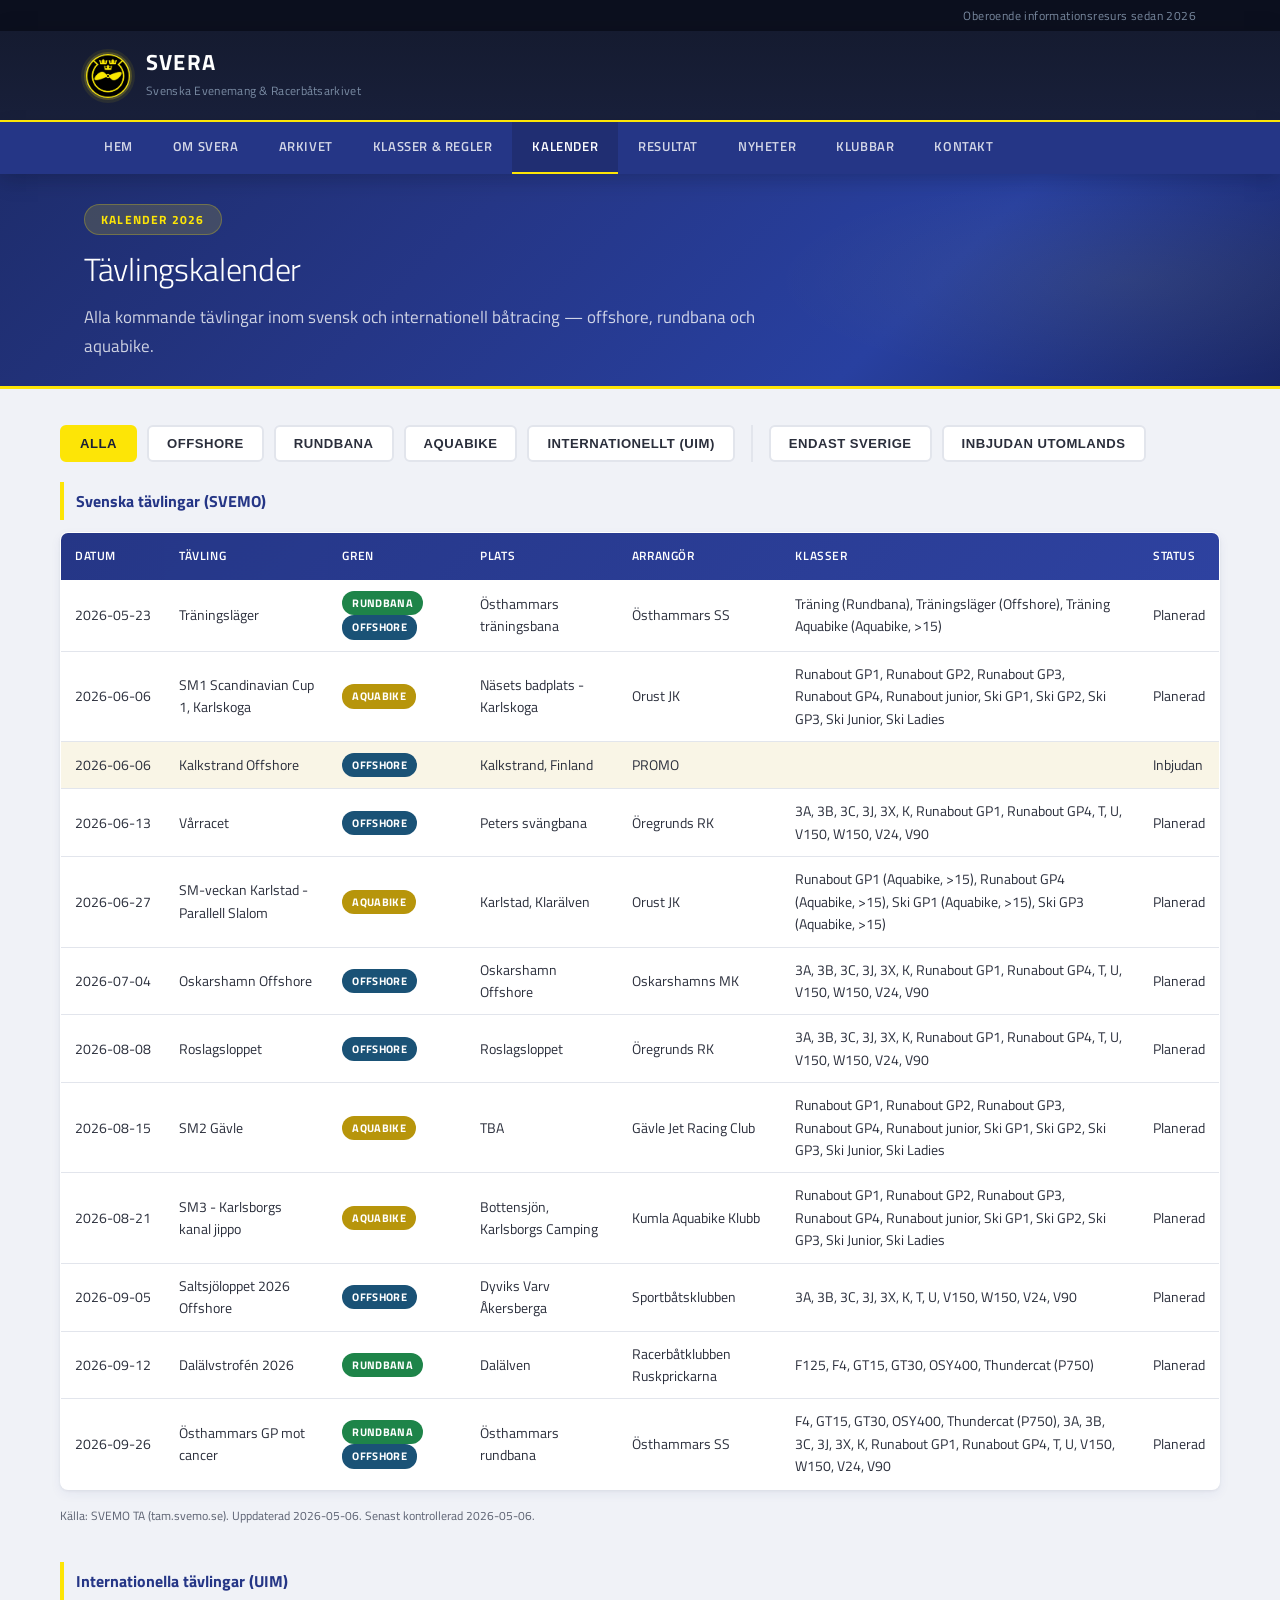
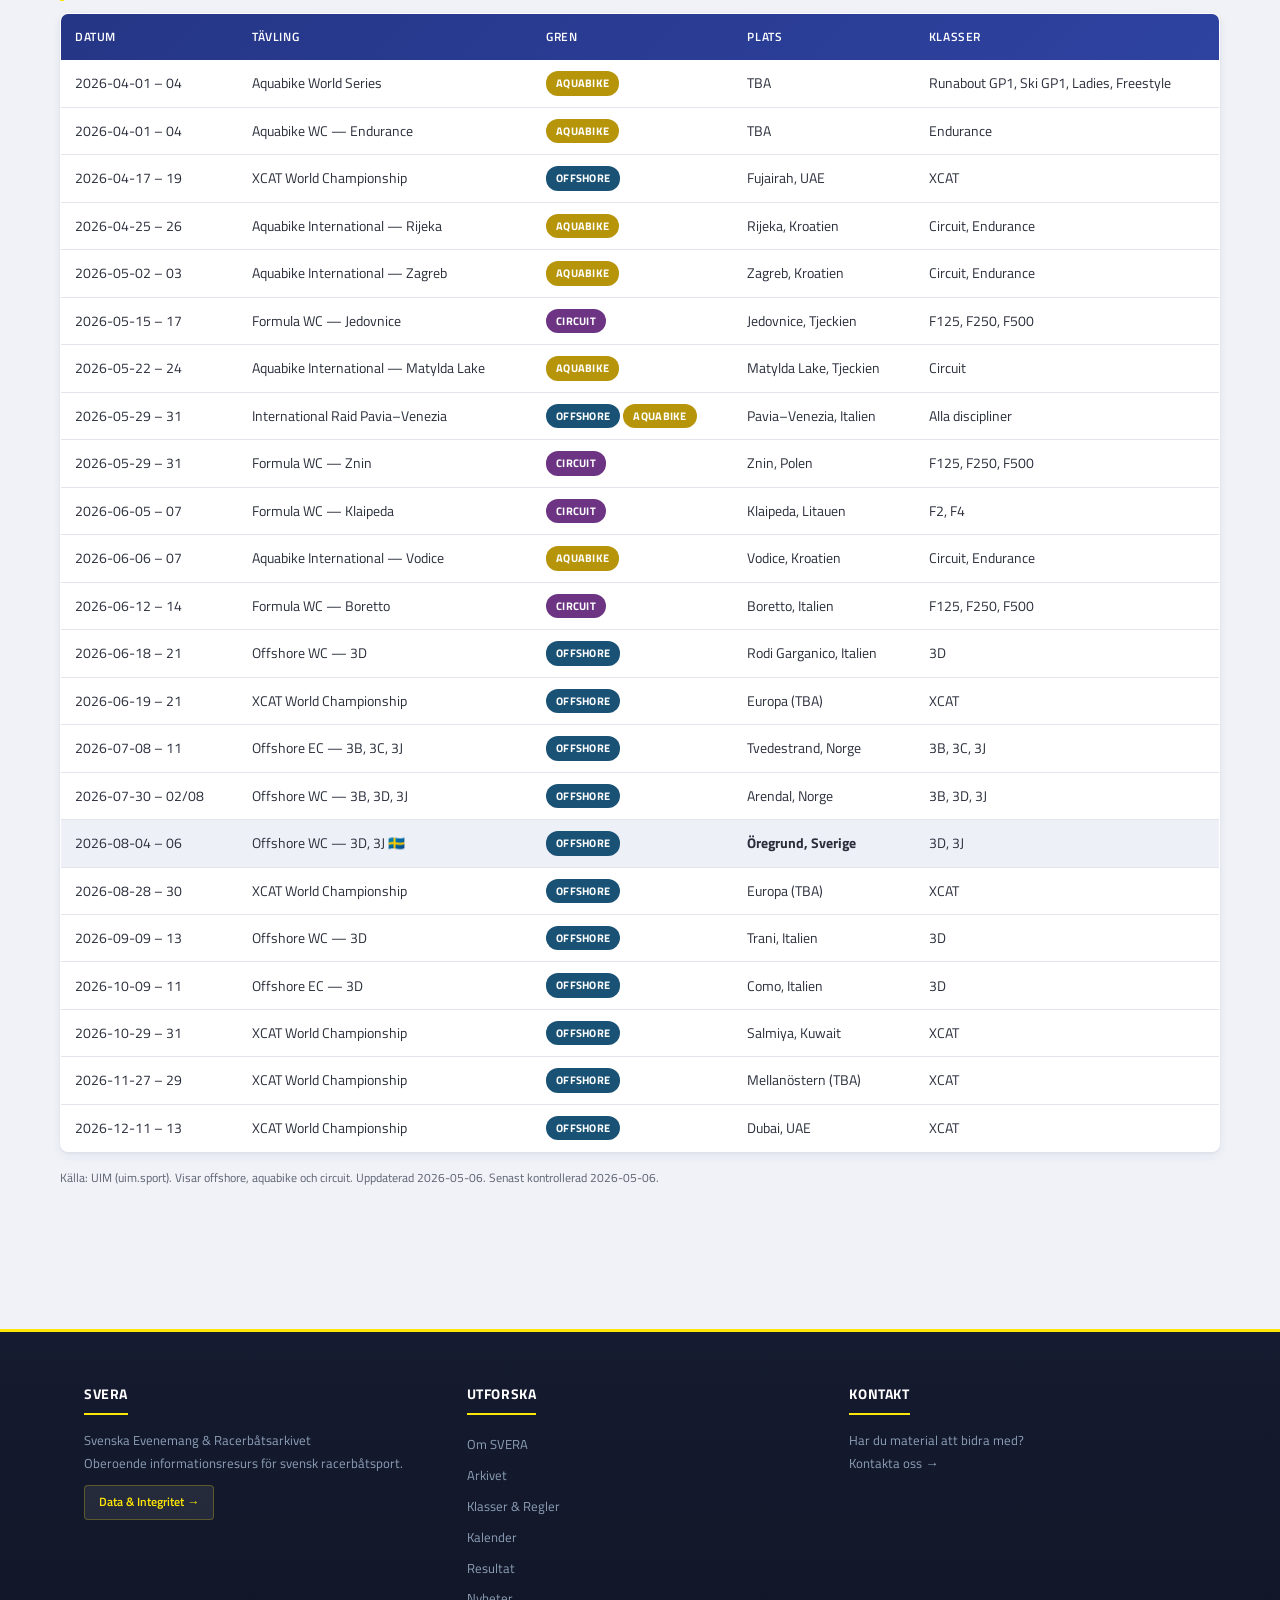
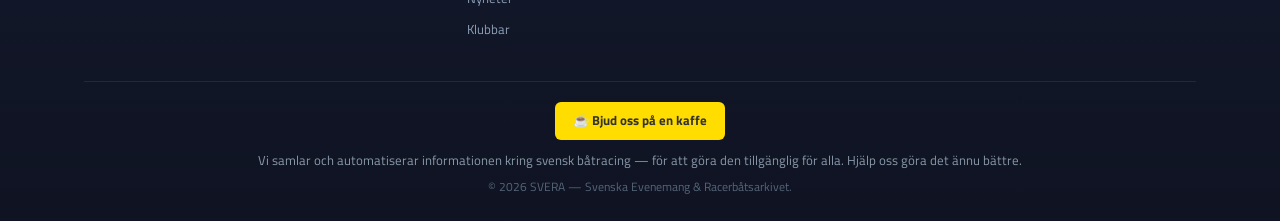
<file: kalender.html>
<!DOCTYPE html>
<html lang="sv">
<head>
  <meta charset="UTF-8">
  <meta name="viewport" content="width=device-width, initial-scale=1.0">
  <title>Tävlingskalender — SVERA</title>
  <meta name="description" content="Tävlingskalender för svensk och internationell båtracing. Offshore, rundbana och aquabike — alla kommande tävlingar.">
  <meta property="og:title" content="Tävlingskalender — SVERA">
  <meta property="og:description" content="Tävlingskalender för svensk och internationell båtracing. Offshore, rundbana och aquabike — alla kommande tävlingar.">
  <meta property="og:type" content="website">
  <meta property="og:url" content="https://www.svera.nu/kalender.html">
  <meta property="og:locale" content="sv_SE">
  <link rel="icon" type="image/x-icon" href="favicon.ico">
  <link rel="icon" type="image/png" sizes="32x32" href="assets/images/favicon-32x32.png">
  <link rel="icon" type="image/png" sizes="16x16" href="assets/images/favicon-16x16.png">
  <link rel="apple-touch-icon" sizes="180x180" href="assets/images/apple-touch-icon.png">
  <meta name="format-detection" content="telephone=no">
  <link rel="stylesheet" href="assets/css/style.css">
  <style>
    .calendar-filter { display:flex; gap:10px; margin-bottom:20px; flex-wrap:wrap; }
    .filter-btn { padding:9px 18px; border:2px solid var(--border); background:var(--white); color:var(--text); font-size:0.82rem; font-weight:600; cursor:pointer; border-radius:6px; transition:all var(--transition); text-transform:uppercase; letter-spacing:0.5px; }
    .filter-btn:hover, .filter-btn.active { background:var(--accent); color:#1a1f35; border-color:var(--accent); font-weight:700; }
    .cal-table { width:100%; border-collapse:collapse; background:var(--white); box-shadow:var(--shadow); border-radius:var(--radius); overflow:hidden; border:1px solid var(--border); }
    .cal-table thead { background:linear-gradient(135deg, var(--primary) 0%, var(--primary-light) 100%); color:#fff; }
    .cal-table th { padding:13px 14px; text-align:left; font-size:0.78rem; text-transform:uppercase; letter-spacing:0.6px; font-weight:600; }
    .cal-table td { padding:11px 14px; border-bottom:1px solid var(--border); font-size:0.85rem; }
    .cal-table tr:hover td { background:#f0f2f8; }
    .cal-table .badge { display:inline-block; padding:3px 10px; border-radius:12px; font-size:0.7rem; font-weight:700; text-transform:uppercase; letter-spacing:0.3px; }
    .badge-offshore { background:#1a5276; color:#fff; }
    .badge-rundbana { background:#1e8449; color:#fff; }
    .badge-aquabike { background:#b7950b; color:#fff; }
    .badge-circuit { background:#6c3483; color:#fff; }
    .badge-open { background:#27ae60; color:#fff; }
    .badge-cancelled { background:#c0392b; color:#fff; }
    .badge-uim { background:#e67e22; color:#fff; }
    .cal-section { margin-bottom:36px; }
    .cal-section h3 { font-size:1rem; color:var(--primary); margin-bottom:12px; padding-left:4px; border-left:4px solid var(--accent); padding:6px 12px; }
    .cal-note { font-size:0.78rem; color:var(--text-light); margin-top:16px; }
    @media(max-width:768px) {
      .cal-table { font-size:0.78rem; }
      .cal-table th, .cal-table td { padding:8px 6px; }
      .cal-table .hide-mobile { display:none; }
    }
  </style>
</head>
<body>

<a href="#main" class="skip-link">Hoppa till innehåll</a>

<div class="top-bar"><div class="container"><span>Oberoende informationsresurs sedan 2026</span></div></div>

<header class="site-header">
  <div class="container">
    <div class="header-inner">
      <a href="/" class="logo">
        <img class="logo-img" src="assets/images/svera-logo.png" alt="SVERA">
        <div class="logo-text"><h1>SVERA</h1><span class="tagline">Svenska Evenemang &amp; Racerbåtsarkivet</span></div>
      </a>
      <button class="hamburger" aria-label="Meny"><span></span><span></span><span></span></button>
    </div>
  </div>
  <nav class="main-nav">
    <div class="container">
      <ul class="nav-list">
        <li><a href="/">Hem</a></li>
        <li>
          <a href="/om">Om SVERA</a>
          <ul class="dropdown">
            <li><a href="/om">Om SVERA</a></li>
            <li><a href="/sponsorer">Sponsorer &amp; Partners</a></li>
          </ul>
        </li>
        <li><a href="/arkivet">Arkivet</a></li>
        <li><a href="/klasser">Klasser &amp; Regler</a></li>
        <li><a href="/kalender" class="active">Kalender</a></li>
        <li><a href="/resultat">Resultat</a></li>
        <li>
          <a href="/nyheter">Nyheter</a>
          <ul class="dropdown">
            <li><a href="/nyheter">Nyheter</a></li>
            <li><a href="/social">Social</a></li>
          </ul>
        </li>
        <li><a href="/klubbar">Klubbar</a></li>
        <li><a href="/kontakt">Kontakt</a></li>
      </ul>
    </div>
  </nav>
</header>

<section class="hero" style="padding:30px 0 24px;">
  <div class="container">
    <span class="hero-badge">Kalender 2026</span>
    <h2>Tävlingskalender</h2>
    <p>Alla kommande tävlingar inom svensk och internationell båtracing — offshore, rundbana och aquabike.</p>
  </div>
</section>

<div class="container page-content" id="main">

  <div class="calendar-filter">
    <button class="filter-btn active" data-group="branch" data-value="all" onclick="toggleFilter(this)">Alla</button>
    <button class="filter-btn" data-group="branch" data-value="offshore" onclick="toggleFilter(this)">Offshore</button>
    <button class="filter-btn" data-group="branch" data-value="rundbana" onclick="toggleFilter(this)">Rundbana</button>
    <button class="filter-btn" data-group="branch" data-value="aquabike" onclick="toggleFilter(this)">Aquabike</button>
    <button class="filter-btn" data-group="branch" data-value="uim" onclick="toggleFilter(this)">Internationellt (UIM)</button>
    <span style="border-left:2px solid var(--border);margin:0 6px;"></span>
    <button class="filter-btn" data-group="country" data-value="sweden" onclick="toggleFilter(this)">Endast Sverige</button>
    <button class="filter-btn" data-group="country" data-value="other" onclick="toggleFilter(this)">Inbjudan utomlands</button>
  </div>

  <!-- SVEMO Swedish Calendar -->
  <div class="cal-section">
    <h3>Svenska tävlingar (SVEMO)</h3>
    <table class="cal-table">
      <thead>
        <tr>
          <th>Datum</th>
          <th>Tävling</th>
          <th>Gren</th>
          <th>Plats</th>
          <th class="hide-mobile">Arrangör</th>
          <th class="hide-mobile">Klasser</th>
          <th class="hide-mobile">Status</th>
        </tr>
      </thead>
      <tbody id="svemo-events">
        <tr data-branches="rundbana offshore" data-country="sweden"><td><span style="white-space:nowrap;" x-apple-data-detectors="false">2026-05-23</span></td><td>Träningsläger</td><td><span class="badge badge-rundbana">Rundbana</span> <span class="badge badge-offshore">Offshore</span></td><td>Östhammars träningsbana</td><td class="hide-mobile">Östhammars SS</td><td class="hide-mobile">Träning (Rundbana), Träningsläger (Offshore), Träning Aquabike (Aquabike, >15)</td><td class="hide-mobile">Planerad</td></tr>
        <tr data-branches="aquabike" data-country="sweden"><td><span style="white-space:nowrap;" x-apple-data-detectors="false">2026-06-06</span></td><td>SM1 Scandinavian Cup 1, Karlskoga</td><td><span class="badge badge-aquabike">Aquabike</span></td><td>Näsets badplats - Karlskoga</td><td class="hide-mobile">Orust JK</td><td class="hide-mobile">Runabout GP1, Runabout GP2, Runabout GP3, Runabout GP4, Runabout junior, Ski GP1, Ski GP2, Ski GP3, Ski Junior, Ski Ladies</td><td class="hide-mobile">Planerad</td></tr>
        <tr data-branches="offshore" data-country="other" style="background:#f9f5e6;"><td><span style="white-space:nowrap;" x-apple-data-detectors="false">2026-06-06</span></td><td>Kalkstrand Offshore</td><td><span class="badge badge-offshore">Offshore</span></td><td>Kalkstrand, Finland</td><td class="hide-mobile">PROMO</td><td class="hide-mobile"></td><td class="hide-mobile">Inbjudan</td></tr>
        <tr data-branches="offshore" data-country="sweden"><td><span style="white-space:nowrap;" x-apple-data-detectors="false">2026-06-13</span></td><td>Vårracet</td><td><span class="badge badge-offshore">Offshore</span></td><td>Peters svängbana</td><td class="hide-mobile">Öregrunds RK</td><td class="hide-mobile">3A, 3B, 3C, 3J, 3X, K, Runabout GP1, Runabout GP4, T, U, V150, W150, V24, V90</td><td class="hide-mobile">Planerad</td></tr>
        <tr data-branches="aquabike" data-country="sweden"><td><span style="white-space:nowrap;" x-apple-data-detectors="false">2026-06-27</span></td><td>SM-veckan Karlstad - Parallell Slalom</td><td><span class="badge badge-aquabike">Aquabike</span></td><td>Karlstad, Klarälven</td><td class="hide-mobile">Orust JK</td><td class="hide-mobile">Runabout GP1 (Aquabike, >15), Runabout GP4 (Aquabike, >15), Ski GP1 (Aquabike, >15), Ski GP3 (Aquabike, >15)</td><td class="hide-mobile">Planerad</td></tr>
        <tr data-branches="offshore" data-country="sweden"><td><span style="white-space:nowrap;" x-apple-data-detectors="false">2026-07-04</span></td><td>Oskarshamn Offshore</td><td><span class="badge badge-offshore">Offshore</span></td><td>Oskarshamn Offshore</td><td class="hide-mobile">Oskarshamns MK</td><td class="hide-mobile">3A, 3B, 3C, 3J, 3X, K, Runabout GP1, Runabout GP4, T, U, V150, W150, V24, V90</td><td class="hide-mobile">Planerad</td></tr>
        <tr data-branches="offshore" data-country="sweden"><td><span style="white-space:nowrap;" x-apple-data-detectors="false">2026-08-08</span></td><td>Roslagsloppet</td><td><span class="badge badge-offshore">Offshore</span></td><td>Roslagsloppet</td><td class="hide-mobile">Öregrunds RK</td><td class="hide-mobile">3A, 3B, 3C, 3J, 3X, K, Runabout GP1, Runabout GP4, T, U, V150, W150, V24, V90</td><td class="hide-mobile">Planerad</td></tr>
        <tr data-branches="aquabike" data-country="sweden"><td><span style="white-space:nowrap;" x-apple-data-detectors="false">2026-08-15</span></td><td>SM2 Gävle</td><td><span class="badge badge-aquabike">Aquabike</span></td><td>TBA</td><td class="hide-mobile">Gävle Jet Racing Club</td><td class="hide-mobile">Runabout GP1, Runabout GP2, Runabout GP3, Runabout GP4, Runabout junior, Ski GP1, Ski GP2, Ski GP3, Ski Junior, Ski Ladies</td><td class="hide-mobile">Planerad</td></tr>
        <tr data-branches="aquabike" data-country="sweden"><td><span style="white-space:nowrap;" x-apple-data-detectors="false">2026-08-21</span></td><td>SM3  - Karlsborgs kanal jippo</td><td><span class="badge badge-aquabike">Aquabike</span></td><td>Bottensjön, Karlsborgs Camping</td><td class="hide-mobile">Kumla Aquabike Klubb</td><td class="hide-mobile">Runabout GP1, Runabout GP2, Runabout GP3, Runabout GP4, Runabout junior, Ski GP1, Ski GP2, Ski GP3, Ski Junior, Ski Ladies</td><td class="hide-mobile">Planerad</td></tr>
        <tr data-branches="offshore" data-country="sweden"><td><span style="white-space:nowrap;" x-apple-data-detectors="false">2026-09-05</span></td><td>Saltsjöloppet 2026 Offshore</td><td><span class="badge badge-offshore">Offshore</span></td><td>Dyviks Varv Åkersberga</td><td class="hide-mobile">Sportbåtsklubben</td><td class="hide-mobile">3A, 3B, 3C, 3J, 3X, K, T, U, V150, W150, V24, V90</td><td class="hide-mobile">Planerad</td></tr>
        <tr data-branches="rundbana" data-country="sweden"><td><span style="white-space:nowrap;" x-apple-data-detectors="false">2026-09-12</span></td><td>Dalälvstrofén 2026</td><td><span class="badge badge-rundbana">Rundbana</span></td><td>Dalälven</td><td class="hide-mobile">Racerbåtklubben Ruskprickarna</td><td class="hide-mobile">F125, F4, GT15, GT30, OSY400, Thundercat (P750)</td><td class="hide-mobile">Planerad</td></tr>
        <tr data-branches="rundbana offshore" data-country="sweden"><td><span style="white-space:nowrap;" x-apple-data-detectors="false">2026-09-26</span></td><td>Östhammars GP mot cancer</td><td><span class="badge badge-rundbana">Rundbana</span> <span class="badge badge-offshore">Offshore</span></td><td>Östhammars rundbana</td><td class="hide-mobile">Östhammars SS</td><td class="hide-mobile">F4, GT15, GT30, OSY400, Thundercat (P750), 3A, 3B, 3C, 3J, 3X, K, Runabout GP1, Runabout GP4, T, U, V150, W150, V24, V90</td><td class="hide-mobile">Planerad</td></tr>
        </tbody>
    </table>
    <p class="cal-note">Källa: SVEMO TA (tam.svemo.se). Uppdaterad 2026-05-06. Senast kontrollerad 2026-05-06.</p>
  </div>

  <!-- UIM International Calendar -->
  <div class="cal-section">
    <h3>Internationella tävlingar (UIM)</h3>
    <table class="cal-table">
      <thead>
        <tr>
          <th>Datum</th>
          <th>Tävling</th>
          <th>Gren</th>
          <th>Plats</th>
          <th class="hide-mobile">Klasser</th>
        </tr>
      </thead>
      <tbody id="uim-events">
        <tr data-branches="aquabike" class="uim"><td><span style="white-space:nowrap;" x-apple-data-detectors="false">2026-04-01 – 04</span></td><td>Aquabike World Series</td><td><span class="badge badge-aquabike">Aquabike</span></td><td>TBA</td><td class="hide-mobile">Runabout GP1, Ski GP1, Ladies, Freestyle</td></tr>
        <tr data-branches="aquabike" class="uim"><td><span style="white-space:nowrap;" x-apple-data-detectors="false">2026-04-01 – 04</span></td><td>Aquabike WC — Endurance</td><td><span class="badge badge-aquabike">Aquabike</span></td><td>TBA</td><td class="hide-mobile">Endurance</td></tr>
        <tr data-branches="offshore" class="uim"><td><span style="white-space:nowrap;" x-apple-data-detectors="false">2026-04-17 – 19</span></td><td>XCAT World Championship</td><td><span class="badge badge-offshore">Offshore</span></td><td>Fujairah, UAE</td><td class="hide-mobile">XCAT</td></tr>
        <tr data-branches="aquabike" class="uim"><td><span style="white-space:nowrap;" x-apple-data-detectors="false">2026-04-25 – 26</span></td><td>Aquabike International — Rijeka</td><td><span class="badge badge-aquabike">Aquabike</span></td><td>Rijeka, Kroatien</td><td class="hide-mobile">Circuit, Endurance</td></tr>
        <tr data-branches="aquabike" class="uim"><td><span style="white-space:nowrap;" x-apple-data-detectors="false">2026-05-02 – 03</span></td><td>Aquabike International — Zagreb</td><td><span class="badge badge-aquabike">Aquabike</span></td><td>Zagreb, Kroatien</td><td class="hide-mobile">Circuit, Endurance</td></tr>
        <tr data-branches="rundbana" class="uim"><td><span style="white-space:nowrap;" x-apple-data-detectors="false">2026-05-15 – 17</span></td><td>Formula WC — Jedovnice</td><td><span class="badge badge-circuit">Circuit</span></td><td>Jedovnice, Tjeckien</td><td class="hide-mobile">F125, F250, F500</td></tr>
        <tr data-branches="aquabike" class="uim"><td><span style="white-space:nowrap;" x-apple-data-detectors="false">2026-05-22 – 24</span></td><td>Aquabike International — Matylda Lake</td><td><span class="badge badge-aquabike">Aquabike</span></td><td>Matylda Lake, Tjeckien</td><td class="hide-mobile">Circuit</td></tr>
        <tr data-branches="offshore" class="uim"><td><span style="white-space:nowrap;" x-apple-data-detectors="false">2026-05-29 – 31</span></td><td>International Raid Pavia–Venezia</td><td><span class="badge badge-offshore">Offshore</span> <span class="badge badge-aquabike">Aquabike</span></td><td>Pavia–Venezia, Italien</td><td class="hide-mobile">Alla discipliner</td></tr>
        <tr data-branches="rundbana" class="uim"><td><span style="white-space:nowrap;" x-apple-data-detectors="false">2026-05-29 – 31</span></td><td>Formula WC — Znin</td><td><span class="badge badge-circuit">Circuit</span></td><td>Znin, Polen</td><td class="hide-mobile">F125, F250, F500</td></tr>
        <tr data-branches="rundbana" class="uim"><td><span style="white-space:nowrap;" x-apple-data-detectors="false">2026-06-05 – 07</span></td><td>Formula WC — Klaipeda</td><td><span class="badge badge-circuit">Circuit</span></td><td>Klaipeda, Litauen</td><td class="hide-mobile">F2, F4</td></tr>
        <tr data-branches="aquabike" class="uim"><td><span style="white-space:nowrap;" x-apple-data-detectors="false">2026-06-06 – 07</span></td><td>Aquabike International — Vodice</td><td><span class="badge badge-aquabike">Aquabike</span></td><td>Vodice, Kroatien</td><td class="hide-mobile">Circuit, Endurance</td></tr>
        <tr data-branches="rundbana" class="uim"><td><span style="white-space:nowrap;" x-apple-data-detectors="false">2026-06-12 – 14</span></td><td>Formula WC — Boretto</td><td><span class="badge badge-circuit">Circuit</span></td><td>Boretto, Italien</td><td class="hide-mobile">F125, F250, F500</td></tr>
        <tr data-branches="offshore" class="uim"><td><span style="white-space:nowrap;" x-apple-data-detectors="false">2026-06-18 – 21</span></td><td>Offshore WC — 3D</td><td><span class="badge badge-offshore">Offshore</span></td><td>Rodi Garganico, Italien</td><td class="hide-mobile">3D</td></tr>
        <tr data-branches="offshore" class="uim"><td><span style="white-space:nowrap;" x-apple-data-detectors="false">2026-06-19 – 21</span></td><td>XCAT World Championship</td><td><span class="badge badge-offshore">Offshore</span></td><td>Europa (TBA)</td><td class="hide-mobile">XCAT</td></tr>
        <tr data-branches="offshore" class="uim"><td><span style="white-space:nowrap;" x-apple-data-detectors="false">2026-07-08 – 11</span></td><td>Offshore EC — 3B, 3C, 3J</td><td><span class="badge badge-offshore">Offshore</span></td><td>Tvedestrand, Norge</td><td class="hide-mobile">3B, 3C, 3J</td></tr>
        <tr data-branches="offshore" class="uim"><td><span style="white-space:nowrap;" x-apple-data-detectors="false">2026-07-30 – 02/08</span></td><td>Offshore WC — 3B, 3D, 3J</td><td><span class="badge badge-offshore">Offshore</span></td><td>Arendal, Norge</td><td class="hide-mobile">3B, 3D, 3J</td></tr>
        <tr data-branches="offshore" class="uim" style="background:#eef0f8;"><td><span style="white-space:nowrap;" x-apple-data-detectors="false">2026-08-04 – 06</span></td><td>Offshore WC — 3D, 3J &#127480;&#127466;</td><td><span class="badge badge-offshore">Offshore</span></td><td><strong>Öregrund, Sverige</strong></td><td class="hide-mobile">3D, 3J</td></tr>
        <tr data-branches="offshore" class="uim"><td><span style="white-space:nowrap;" x-apple-data-detectors="false">2026-08-28 – 30</span></td><td>XCAT World Championship</td><td><span class="badge badge-offshore">Offshore</span></td><td>Europa (TBA)</td><td class="hide-mobile">XCAT</td></tr>
        <tr data-branches="offshore" class="uim"><td><span style="white-space:nowrap;" x-apple-data-detectors="false">2026-09-09 – 13</span></td><td>Offshore WC — 3D</td><td><span class="badge badge-offshore">Offshore</span></td><td>Trani, Italien</td><td class="hide-mobile">3D</td></tr>
        <tr data-branches="offshore" class="uim"><td><span style="white-space:nowrap;" x-apple-data-detectors="false">2026-10-09 – 11</span></td><td>Offshore EC — 3D</td><td><span class="badge badge-offshore">Offshore</span></td><td>Como, Italien</td><td class="hide-mobile">3D</td></tr>
        <tr data-branches="offshore" class="uim"><td><span style="white-space:nowrap;" x-apple-data-detectors="false">2026-10-29 – 31</span></td><td>XCAT World Championship</td><td><span class="badge badge-offshore">Offshore</span></td><td>Salmiya, Kuwait</td><td class="hide-mobile">XCAT</td></tr>
        <tr data-branches="offshore" class="uim"><td><span style="white-space:nowrap;" x-apple-data-detectors="false">2026-11-27 – 29</span></td><td>XCAT World Championship</td><td><span class="badge badge-offshore">Offshore</span></td><td>Mellanöstern (TBA)</td><td class="hide-mobile">XCAT</td></tr>
        <tr data-branches="offshore" class="uim"><td><span style="white-space:nowrap;" x-apple-data-detectors="false">2026-12-11 – 13</span></td><td>XCAT World Championship</td><td><span class="badge badge-offshore">Offshore</span></td><td>Dubai, UAE</td><td class="hide-mobile">XCAT</td></tr>
      </tbody>
    </table>
    <p class="cal-note">Källa: UIM (uim.sport). Visar offshore, aquabike och circuit. Uppdaterad 2026-05-06. Senast kontrollerad 2026-05-06.</p>
  </div>

</div>

<footer class="site-footer">
  <div class="container">
    <div class="footer-grid">
      <div class="footer-col"><h3>SVERA</h3><p>Svenska Evenemang &amp; Racerbåtsarkivet</p><p>Oberoende informationsresurs för svensk racerbåtsport.</p><p style="margin-top:10px;"><a href="/policy" style="display:inline-block;background:rgba(255,255,255,0.08);color:#fde506;padding:6px 14px;border-radius:4px;font-size:0.76rem;font-weight:600;text-decoration:none;border:1px solid rgba(253,229,6,0.25);transition:all 0.2s;">Data &amp; Integritet &rarr;</a></p></div>
      <div class="footer-col"><h3>Utforska</h3><ul><li><a href="/om">Om SVERA</a></li><li><a href="/arkivet">Arkivet</a></li><li><a href="/klasser">Klasser &amp; Regler</a></li><li><a href="/kalender">Kalender</a></li><li><a href="/resultat">Resultat</a></li><li><a href="/nyheter">Nyheter</a></li><li><a href="/klubbar">Klubbar</a></li></ul></div>
      <div class="footer-col"><h3>Kontakt</h3><p>Har du material att bidra med?</p><p><a href="/kontakt">Kontakta oss &rarr;</a></p></div>
    </div>

    <div class="footer-bottom">
      <div style="margin-bottom:10px;">
        <a href="https://buymeacoffee.com/theralley" target="_blank" rel="noopener" style="display:inline-flex;align-items:center;gap:6px;background:#FFDD00;color:#333;padding:8px 18px;border-radius:6px;font-size:0.82rem;font-weight:700;text-decoration:none;transition:all 0.2s;">&#9749; Bjud oss på en kaffe</a>
      </div>
      <p style="margin-bottom:6px;font-size:0.8rem;color:#8899aa;">Vi samlar och automatiserar informationen kring svensk båtracing — för att göra den tillgänglig för alla. Hjälp oss göra det ännu bättre.</p>
      &copy; 2026 SVERA — Svenska Evenemang &amp; Racerbåtsarkivet.
    </div>
  </div>
</footer>

<script src="assets/js/main.js"></script>
<script>
var activeBranch = 'all';
var activeCountry = null;

function toggleFilter(btn) {
  var group = btn.getAttribute('data-group');
  var value = btn.getAttribute('data-value');

  if (group === 'branch') {
    document.querySelectorAll('.filter-btn[data-group="branch"]').forEach(function(b) { b.classList.remove('active'); });
    btn.classList.add('active');
    activeBranch = value;
  } else {
    if (btn.classList.contains('active')) {
      btn.classList.remove('active');
      activeCountry = null;
    } else {
      document.querySelectorAll('.filter-btn[data-group="country"]').forEach(function(b) { b.classList.remove('active'); });
      btn.classList.add('active');
      activeCountry = value;
    }
  }
  applyFilters();
}

function applyFilters() {
  var rows = document.querySelectorAll('#svemo-events tr, #uim-events tr');
  rows.forEach(function(row) {
    var branches = row.getAttribute('data-branches') || '';
    var country = row.getAttribute('data-country') || '';
    var branchMatch = true;
    var countryMatch = true;

    if (activeBranch === 'uim') {
      branchMatch = row.classList.contains('uim');
    } else if (activeBranch !== 'all') {
      branchMatch = branches.split(' ').indexOf(activeBranch) !== -1;
    }

    if (activeCountry) {
      countryMatch = country === activeCountry;
    }

    row.style.display = (branchMatch && countryMatch) ? '' : 'none';
  });
}
</script>
</body>
</html>
</file>
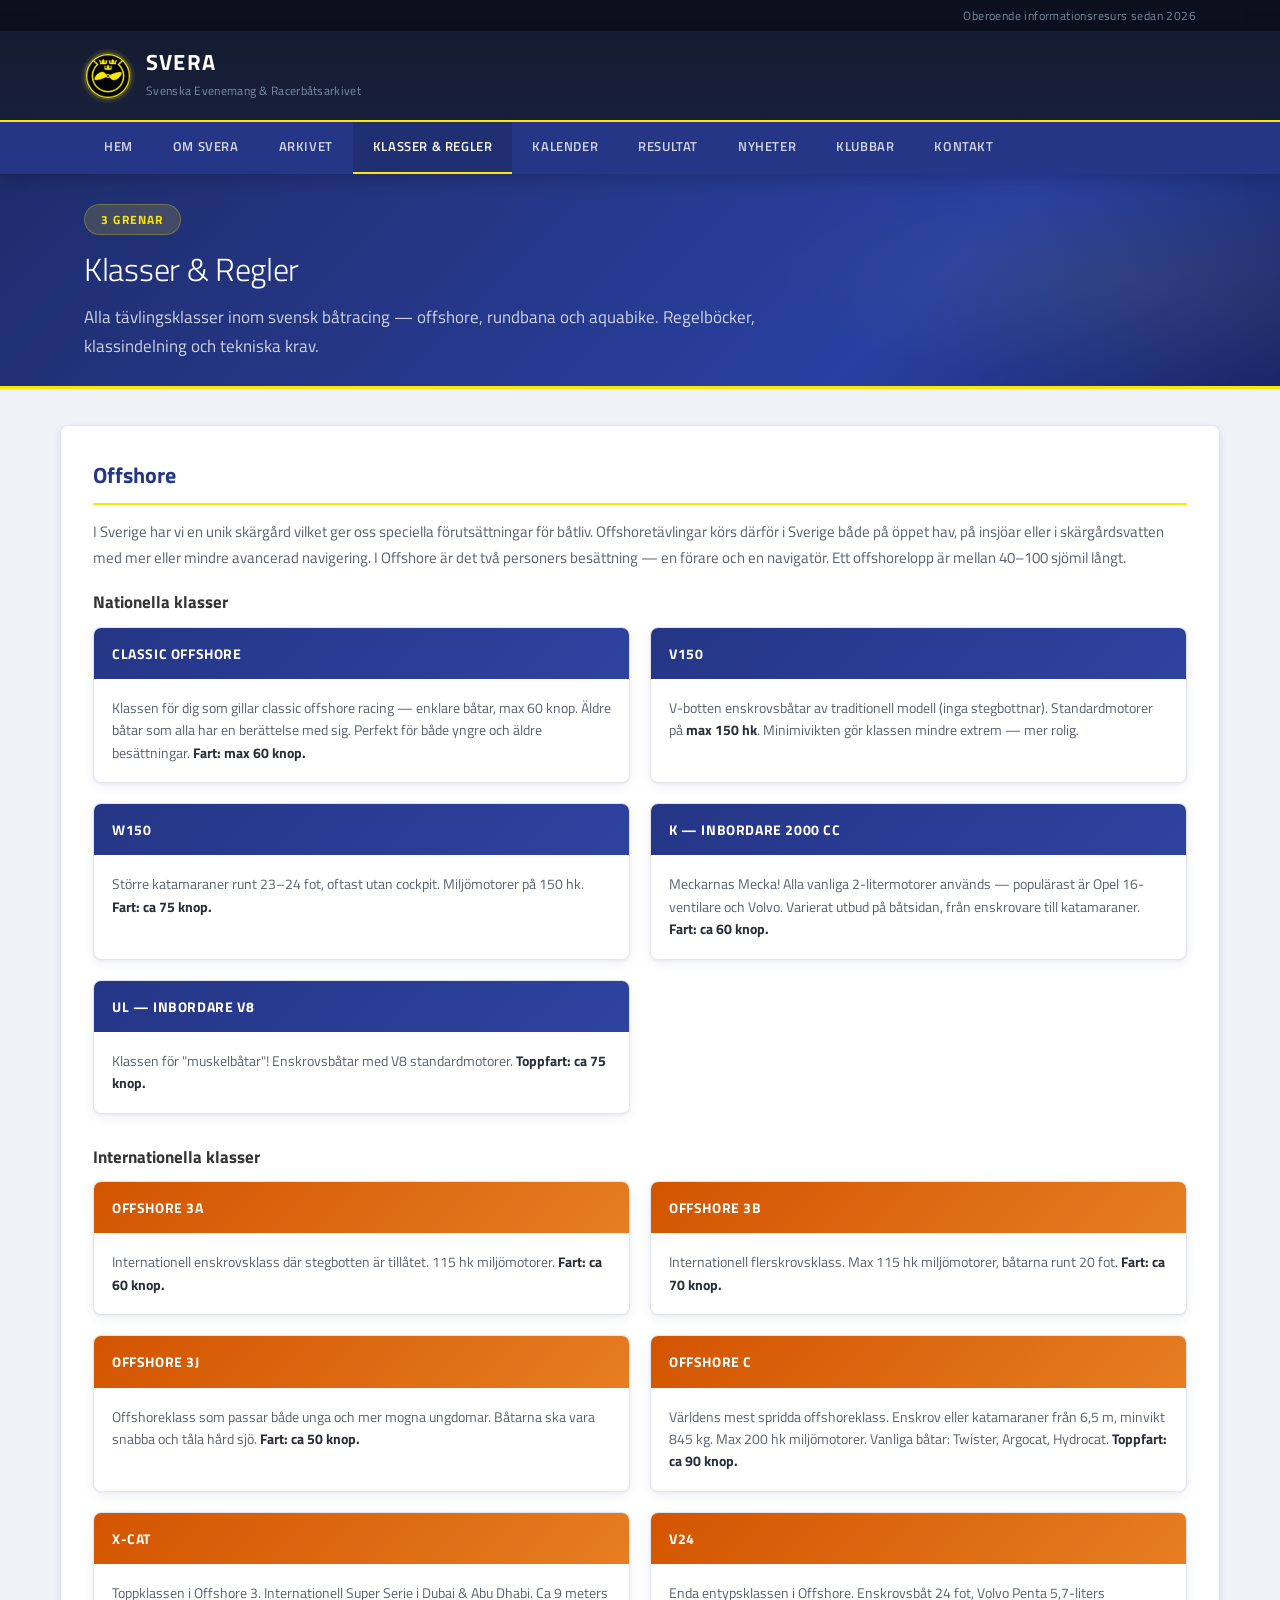
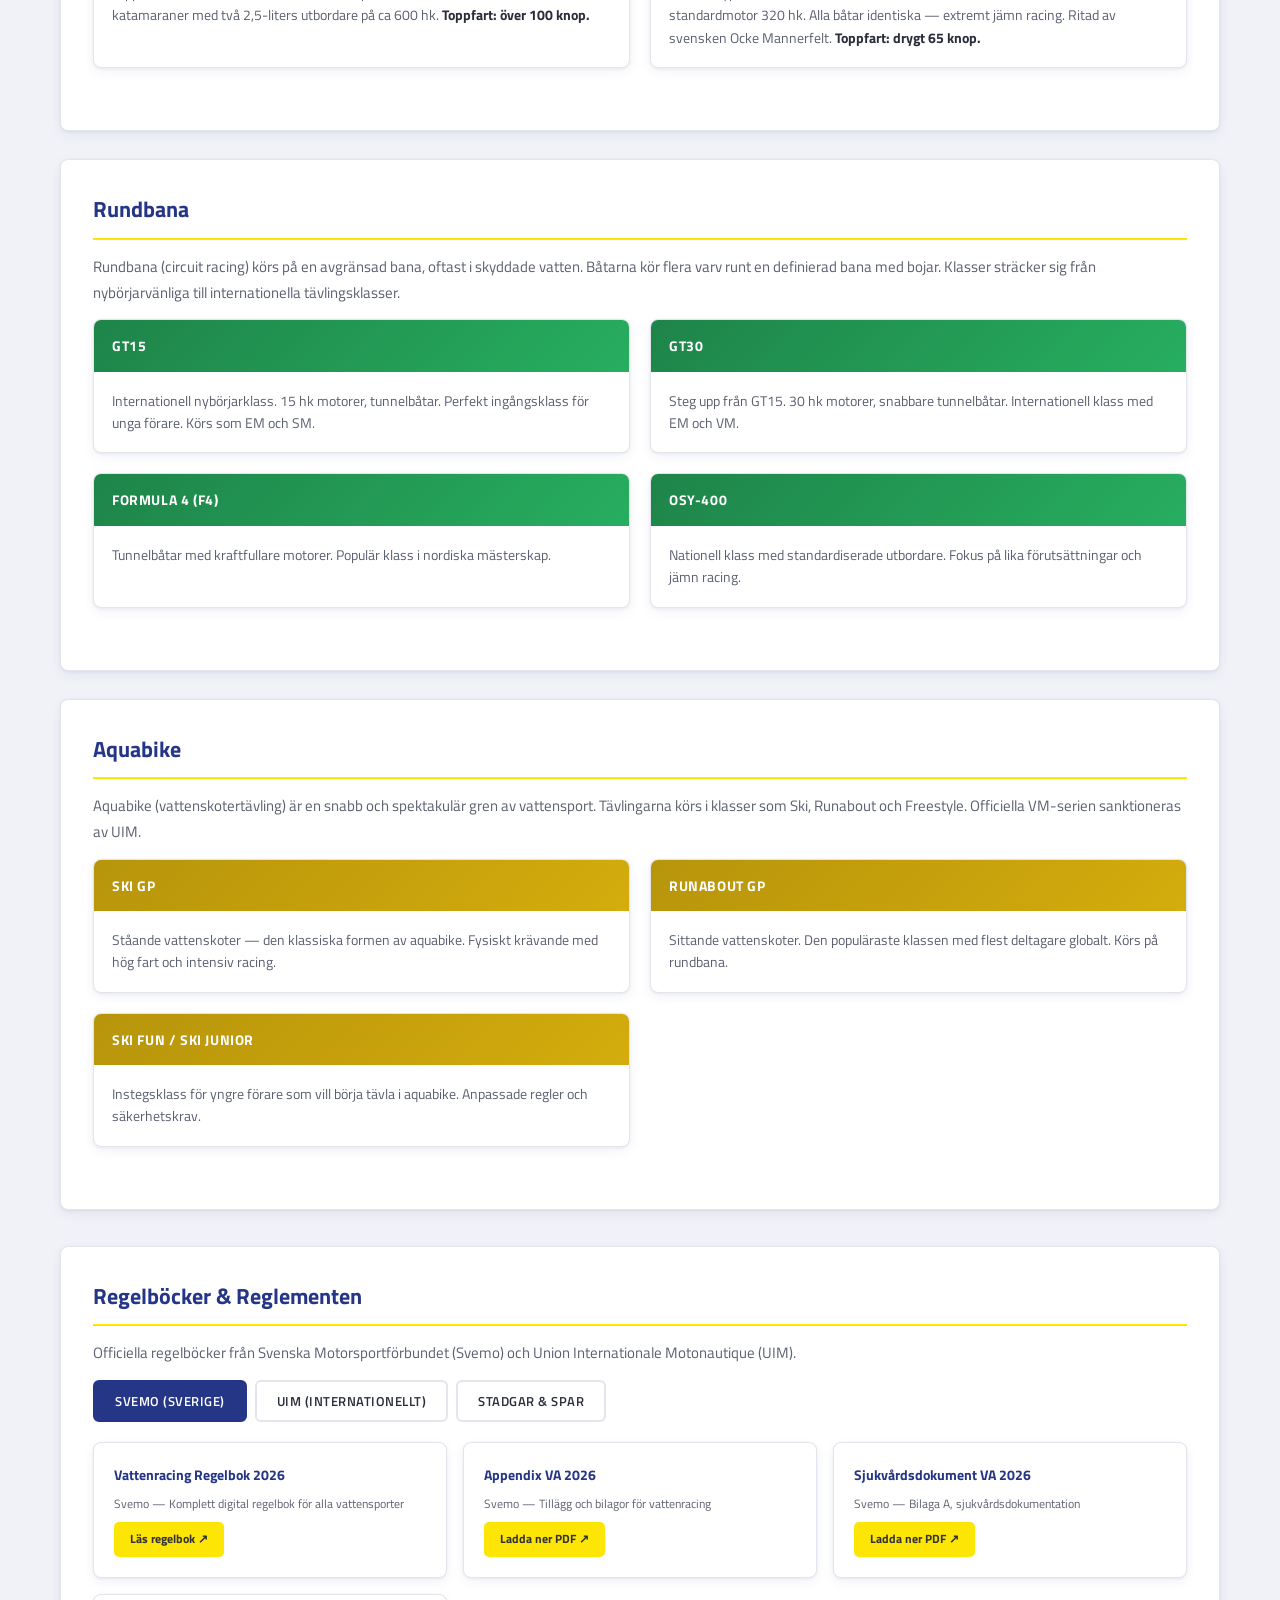
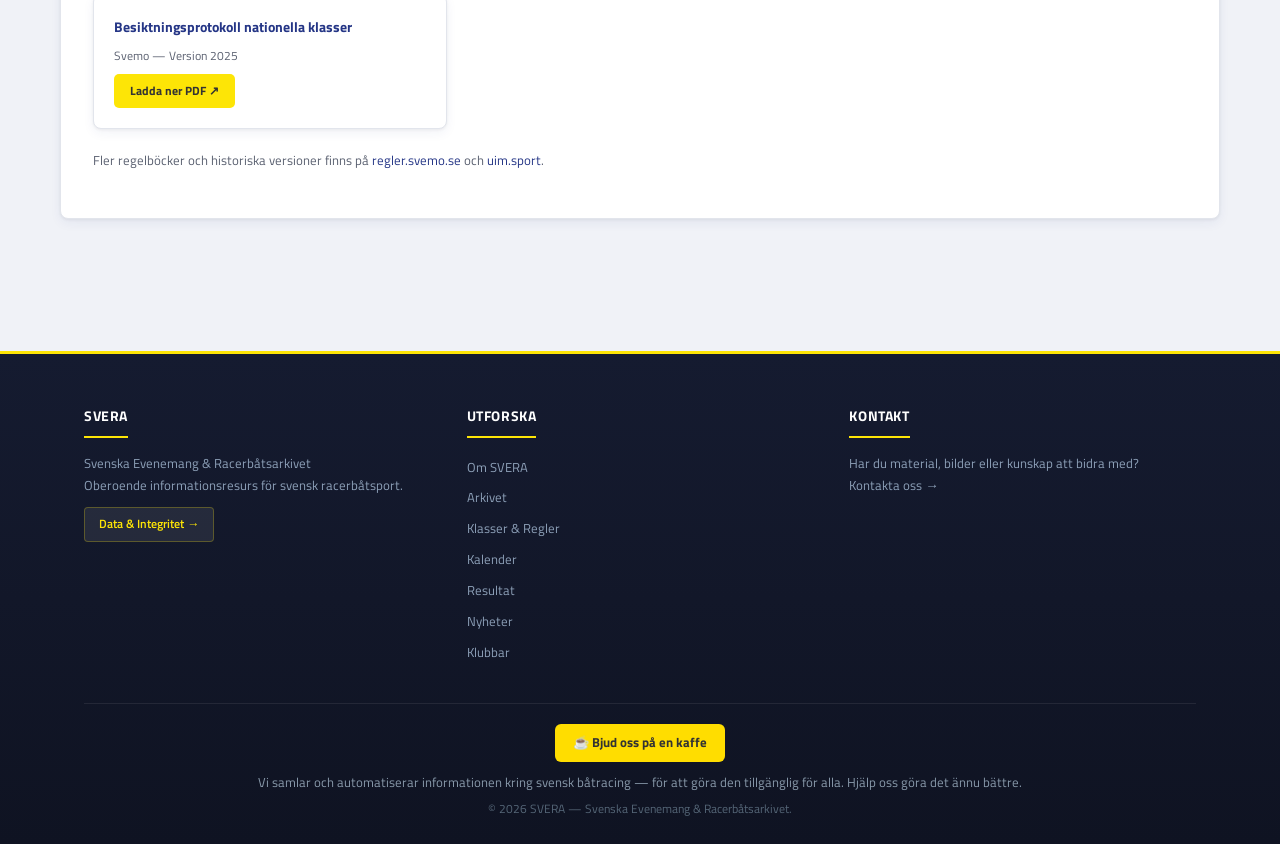
<file: klasser.html>
<!DOCTYPE html>
<html lang="sv">
<head>
  <meta charset="UTF-8">
  <meta name="viewport" content="width=device-width, initial-scale=1.0">
  <title>Klasser &amp; Regler — SVERA</title>
  <meta name="description" content="Alla klasser inom svensk båtracing — offshore, rundbana och aquabike. Regelböcker från Svemo och UIM.">
  <meta property="og:title" content="Klasser &amp; Regler — SVERA">
  <meta property="og:description" content="Alla klasser inom svensk båtracing — offshore, rundbana och aquabike. Regelböcker från Svemo och UIM.">
  <meta property="og:type" content="website">
  <meta property="og:url" content="https://www.svera.nu/klasser.html">
  <meta property="og:locale" content="sv_SE">
  <link rel="icon" type="image/x-icon" href="favicon.ico">
  <link rel="icon" type="image/png" sizes="32x32" href="assets/images/favicon-32x32.png">
  <link rel="icon" type="image/png" sizes="16x16" href="assets/images/favicon-16x16.png">
  <link rel="apple-touch-icon" sizes="180x180" href="assets/images/apple-touch-icon.png">
  <link rel="stylesheet" href="assets/css/style.css">
  <style>
    .class-grid { display:grid; grid-template-columns:1fr 1fr; gap:20px; margin-bottom:30px; }
    .class-card { background:var(--white); border-radius:var(--radius); box-shadow:var(--shadow); overflow:hidden; transition:all var(--transition); border:1px solid var(--border); }
    .class-card:hover { transform:translateY(-3px); box-shadow:var(--shadow-hover); }
    .class-card-header { padding:14px 18px; font-weight:700; font-size:0.88rem; text-transform:uppercase; letter-spacing:0.6px; }
    .class-card-body { padding:18px; font-size:0.85rem; line-height:1.65; color:var(--text-light); }
    .class-card-body strong { color:var(--text); }
    .hdr-offshore { background:linear-gradient(135deg, var(--primary) 0%, var(--primary-light) 100%); color:#fff; }
    .hdr-rundbana { background:linear-gradient(135deg, #1e8449 0%, #27ae60 100%); color:#fff; }
    .hdr-aquabike { background:linear-gradient(135deg, #b7950b 0%, #d4ac0d 100%); color:#fff; }
    .hdr-international { background:linear-gradient(135deg, #d35400 0%, #e67e22 100%); color:#fff; }
    .rules-section { margin-top:36px; }
    .rules-grid { display:grid; grid-template-columns:repeat(auto-fill, minmax(280px, 1fr)); gap:16px; margin-top:16px; }
    .rule-card { background:var(--white); border-radius:var(--radius); box-shadow:var(--shadow); padding:20px; display:flex; flex-direction:column; gap:8px; border:1px solid var(--border); transition:all var(--transition); }
    .rule-card:hover { box-shadow:var(--shadow-lg); }
    .rule-card h4 { font-size:0.88rem; color:var(--primary); margin:0; }
    .rule-card .rule-meta { font-size:0.75rem; color:var(--text-light); }
    .rule-card .rule-link { display:inline-flex; align-items:center; gap:4px; padding:7px 16px; background:var(--accent); color:#333; border-radius:5px; font-size:0.78rem; font-weight:700; text-decoration:none; transition:all var(--transition); align-self:flex-start; margin-top:auto; }
    .rule-card .rule-link:hover { background:var(--primary); color:#fff; transform:translateY(-1px); }
    .tab-buttons { display:flex; gap:8px; flex-wrap:wrap; margin-bottom:20px; }
    .tab-btn { padding:9px 20px; border:2px solid var(--border); background:var(--white); color:var(--text); font-size:0.82rem; font-weight:600; cursor:pointer; border-radius:6px; transition:all var(--transition); text-transform:uppercase; letter-spacing:0.5px; font-family:var(--font); }
    .tab-btn:hover, .tab-btn.active { background:var(--primary); color:#fff; border-color:var(--primary); }
    .section-intro { font-size:0.92rem; color:var(--text-light); line-height:1.75; margin-bottom:24px; }
    @media(max-width:768px) { .class-grid { grid-template-columns:1fr; } .rules-grid { grid-template-columns:1fr; } }
  </style>
</head>
<body>

<a href="#main" class="skip-link">Hoppa till innehåll</a>

<div class="top-bar"><div class="container"><span>Oberoende informationsresurs sedan 2026</span></div></div>

<header class="site-header">
  <div class="container">
    <div class="header-inner">
      <a href="/" class="logo">
        <img class="logo-img" src="assets/images/svera-logo.png" alt="SVERA">
        <div class="logo-text"><h1>SVERA</h1><span class="tagline">Svenska Evenemang &amp; Racerbåtsarkivet</span></div>
      </a>
      <button class="hamburger" aria-label="Meny"><span></span><span></span><span></span></button>
    </div>
  </div>
  <nav class="main-nav">
    <div class="container">
      <ul class="nav-list">
        <li><a href="/">Hem</a></li>
        <li>
          <a href="/om">Om SVERA</a>
          <ul class="dropdown">
            <li><a href="/om">Om SVERA</a></li>
            <li><a href="/sponsorer">Sponsorer &amp; Partners</a></li>
          </ul>
        </li>
        <li><a href="/arkivet">Arkivet</a></li>
        <li>
          <a href="/klasser" class="active">Klasser &amp; Regler</a>
          <ul class="dropdown">
            <li><a href="#offshore">Offshore</a></li>
            <li><a href="#rundbana">Rundbana</a></li>
            <li><a href="#aquabike">Aquabike</a></li>
            <li><a href="#regler">Reglementen</a></li>
          </ul>
        </li>
        <li><a href="/kalender">Kalender</a></li>
        <li><a href="/resultat">Resultat</a></li>
        <li>
          <a href="/nyheter">Nyheter</a>
          <ul class="dropdown">
            <li><a href="/nyheter">Nyheter</a></li>
            <li><a href="/social">Social</a></li>
          </ul>
        </li>
        <li><a href="/klubbar">Klubbar</a></li>
        <li><a href="/kontakt">Kontakt</a></li>
      </ul>
    </div>
  </nav>
</header>

<section class="hero" style="padding:30px 0 24px;">
  <div class="container">
    <span class="hero-badge">3 grenar</span>
    <h2>Klasser &amp; Regler</h2>
    <p>Alla tävlingsklasser inom svensk båtracing — offshore, rundbana och aquabike. Regelböcker, klassindelning och tekniska krav.</p>
  </div>
</section>

<div class="container page-content" id="main">

  <!-- OFFSHORE -->
  <div class="content-block" id="offshore">
    <h2>Offshore</h2>
    <p class="section-intro">I Sverige har vi en unik skärgård vilket ger oss speciella förutsättningar för båtliv. Offshoretävlingar körs därför i Sverige både på öppet hav, på insjöar eller i skärgårdsvatten med mer eller mindre avancerad navigering. I Offshore är det två personers besättning — en förare och en navigatör. Ett offshorelopp är mellan 40–100 sjömil långt.</p>

    <h3>Nationella klasser</h3>
    <div class="class-grid">
      <div class="class-card">
        <div class="class-card-header hdr-offshore">Classic Offshore</div>
        <div class="class-card-body">
          Klassen för dig som gillar classic offshore racing — enklare båtar, max 60 knop. Äldre båtar som alla har en berättelse med sig. Perfekt för både yngre och äldre besättningar. <strong>Fart: max 60 knop.</strong>
        </div>
      </div>
      <div class="class-card">
        <div class="class-card-header hdr-offshore">V150</div>
        <div class="class-card-body">
          V-botten enskrovsbåtar av traditionell modell (inga stegbottnar). Standardmotorer på <strong>max 150 hk</strong>. Minimivikten gör klassen mindre extrem — mer rolig.
        </div>
      </div>
      <div class="class-card">
        <div class="class-card-header hdr-offshore">W150</div>
        <div class="class-card-body">
          Större katamaraner runt 23–24 fot, oftast utan cockpit. Miljömotorer på 150 hk. <strong>Fart: ca 75 knop.</strong>
        </div>
      </div>
      <div class="class-card">
        <div class="class-card-header hdr-offshore">K — Inbordare 2000 cc</div>
        <div class="class-card-body">
          Meckarnas Mecka! Alla vanliga 2-litermotorer används — populärast är Opel 16-ventilare och Volvo. Varierat utbud på båtsidan, från enskrovare till katamaraner. <strong>Fart: ca 60 knop.</strong>
        </div>
      </div>
      <div class="class-card">
        <div class="class-card-header hdr-offshore">UL — Inbordare V8</div>
        <div class="class-card-body">
          Klassen för "muskelbåtar"! Enskrovsbåtar med V8 standardmotorer. <strong>Toppfart: ca 75 knop.</strong>
        </div>
      </div>
    </div>

    <h3>Internationella klasser</h3>
    <div class="class-grid">
      <div class="class-card">
        <div class="class-card-header hdr-international">Offshore 3A</div>
        <div class="class-card-body">
          Internationell enskrovsklass där stegbotten är tillåtet. 115 hk miljömotorer. <strong>Fart: ca 60 knop.</strong>
        </div>
      </div>
      <div class="class-card">
        <div class="class-card-header hdr-international">Offshore 3B</div>
        <div class="class-card-body">
          Internationell flerskrovsklass. Max 115 hk miljömotorer, båtarna runt 20 fot. <strong>Fart: ca 70 knop.</strong>
        </div>
      </div>
      <div class="class-card">
        <div class="class-card-header hdr-international">Offshore 3J</div>
        <div class="class-card-body">
          Offshoreklass som passar både unga och mer mogna ungdomar. Båtarna ska vara snabba och tåla hård sjö. <strong>Fart: ca 50 knop.</strong>
        </div>
      </div>
      <div class="class-card">
        <div class="class-card-header hdr-international">Offshore C</div>
        <div class="class-card-body">
          Världens mest spridda offshoreklass. Enskrov eller katamaraner från 6,5 m, minvikt 845 kg. Max 200 hk miljömotorer. Vanliga båtar: Twister, Argocat, Hydrocat. <strong>Toppfart: ca 90 knop.</strong>
        </div>
      </div>
      <div class="class-card">
        <div class="class-card-header hdr-international">X-CAT</div>
        <div class="class-card-body">
          Toppklassen i Offshore 3. Internationell Super Serie i Dubai &amp; Abu Dhabi. Ca 9 meters katamaraner med två 2,5-liters utbordare på ca 600 hk. <strong>Toppfart: över 100 knop.</strong>
        </div>
      </div>
      <div class="class-card">
        <div class="class-card-header hdr-international">V24</div>
        <div class="class-card-body">
          Enda entypsklassen i Offshore. Enskrovsbåt 24 fot, Volvo Penta 5,7-liters standardmotor 320 hk. Alla båtar identiska — extremt jämn racing. Ritad av svensken Ocke Mannerfelt. <strong>Toppfart: drygt 65 knop.</strong>
        </div>
      </div>
    </div>
  </div>

  <!-- RUNDBANA -->
  <div class="content-block" id="rundbana">
    <h2>Rundbana</h2>
    <p class="section-intro">Rundbana (circuit racing) körs på en avgränsad bana, oftast i skyddade vatten. Båtarna kör flera varv runt en definierad bana med bojar. Klasser sträcker sig från nybörjarvänliga till internationella tävlingsklasser.</p>

    <div class="class-grid">
      <div class="class-card">
        <div class="class-card-header hdr-rundbana">GT15</div>
        <div class="class-card-body">
          Internationell nybörjarklass. 15 hk motorer, tunnelbåtar. Perfekt ingångsklass för unga förare. Körs som EM och SM.
        </div>
      </div>
      <div class="class-card">
        <div class="class-card-header hdr-rundbana">GT30</div>
        <div class="class-card-body">
          Steg upp från GT15. 30 hk motorer, snabbare tunnelbåtar. Internationell klass med EM och VM.
        </div>
      </div>
      <div class="class-card">
        <div class="class-card-header hdr-rundbana">Formula 4 (F4)</div>
        <div class="class-card-body">
          Tunnelbåtar med kraftfullare motorer. Populär klass i nordiska mästerskap.
        </div>
      </div>
      <div class="class-card">
        <div class="class-card-header hdr-rundbana">OSY-400</div>
        <div class="class-card-body">
          Nationell klass med standardiserade utbordare. Fokus på lika förutsättningar och jämn racing.
        </div>
      </div>
    </div>
  </div>

  <!-- AQUABIKE -->
  <div class="content-block" id="aquabike">
    <h2>Aquabike</h2>
    <p class="section-intro">Aquabike (vattenskotertävling) är en snabb och spektakulär gren av vattensport. Tävlingarna körs i klasser som Ski, Runabout och Freestyle. Officiella VM-serien sanktioneras av UIM.</p>

    <div class="class-grid">
      <div class="class-card">
        <div class="class-card-header hdr-aquabike">Ski GP</div>
        <div class="class-card-body">
          Ståande vattenskoter — den klassiska formen av aquabike. Fysiskt krävande med hög fart och intensiv racing.
        </div>
      </div>
      <div class="class-card">
        <div class="class-card-header hdr-aquabike">Runabout GP</div>
        <div class="class-card-body">
          Sittande vattenskoter. Den populäraste klassen med flest deltagare globalt. Körs på rundbana.
        </div>
      </div>
      <div class="class-card">
        <div class="class-card-header hdr-aquabike">Ski Fun / Ski Junior</div>
        <div class="class-card-body">
          Instegsklass för yngre förare som vill börja tävla i aquabike. Anpassade regler och säkerhetskrav.
        </div>
      </div>
    </div>
  </div>

  <!-- REGLER / REGELBÖCKER -->
  <div class="content-block rules-section" id="regler">
    <h2>Regelböcker &amp; Reglementen</h2>
    <p class="section-intro">Officiella regelböcker från Svenska Motorsportförbundet (Svemo) och Union Internationale Motonautique (UIM).</p>

    <div class="tab-buttons">
      <button class="tab-btn active" onclick="showRules('svemo')">Svemo (Sverige)</button>
      <button class="tab-btn" onclick="showRules('uim')">UIM (Internationellt)</button>
      <button class="tab-btn" onclick="showRules('stadgar')">Stadgar &amp; SPAR</button>
    </div>

    <!-- Svemo rules -->
    <div id="rules-svemo" class="rules-tab">
      <div class="rules-grid">
        <div class="rule-card">
          <h4>Vattenracing Regelbok 2026</h4>
          <div class="rule-meta">Svemo — Komplett digital regelbok för alla vattensporter</div>
          <a class="rule-link" href="https://regler.svemo.se/regelbocker/vattensport" target="_blank" rel="noopener">Läs regelbok &#8599;</a>
        </div>
        <div class="rule-card">
          <h4>Appendix VA 2026</h4>
          <div class="rule-meta">Svemo — Tillägg och bilagor för vattenracing</div>
          <a class="rule-link" href="https://svemocmspr-7e6a0cba035d817d799a-endpoint.azureedge.net/wp-content/uploads/2023/01/appendix-VA-2026-AP.pdf" target="_blank" rel="noopener">Ladda ner PDF &#8599;</a>
        </div>
        <div class="rule-card">
          <h4>Sjukvårdsdokument VA 2026</h4>
          <div class="rule-meta">Svemo — Bilaga A, sjukvårdsdokumentation</div>
          <a class="rule-link" href="https://svemocmspr-7e6a0cba035d817d799a-endpoint.azureedge.net/wp-content/uploads/2023/01/Bilaga-A-sjukvardsdok-VA-2026-AP.pdf" target="_blank" rel="noopener">Ladda ner PDF &#8599;</a>
        </div>
        <div class="rule-card">
          <h4>Besiktningsprotokoll nationella klasser</h4>
          <div class="rule-meta">Svemo — Version 2025</div>
          <a class="rule-link" href="https://svemocmspr-7e6a0cba035d817d799a-endpoint.azureedge.net/wp-content/uploads/2022/11/Besiktningsprotokoll-nationella-klasser-2025-ver-250520.pdf" target="_blank" rel="noopener">Ladda ner PDF &#8599;</a>
        </div>
      </div>
    </div>

    <!-- UIM rules -->
    <div id="rules-uim" class="rules-tab" style="display:none;">
      <div class="rules-grid">
        <div class="rule-card">
          <h4>UIM Offshore Rulebook 2026</h4>
          <div class="rule-meta">UIM — Internationella offshore-regler</div>
          <a class="rule-link" href="https://www.uim.sport/Documents/RuleBookRelease/RuleBookRelease128/2026%20UIM%20Offshore%20Rulebook%20-%20published%20on%2020.12.2025.pdf" target="_blank" rel="noopener">Ladda ner PDF &#8599;</a>
        </div>
        <div class="rule-card">
          <h4>UIM Circuit Rulebook 2026</h4>
          <div class="rule-meta">UIM — Internationella rundbane-regler</div>
          <a class="rule-link" href="https://www.uim.sport/Documents/RuleBookRelease/RuleBookRelease130/2026%20UIM%20Circuit%20Rulebook%20-%20published%20on%2020.12.2025.pdf" target="_blank" rel="noopener">Ladda ner PDF &#8599;</a>
        </div>
        <div class="rule-card">
          <h4>UIM Aquabike Rulebook 2026</h4>
          <div class="rule-meta">UIM — Internationella aquabike-regler</div>
          <a class="rule-link" href="https://www.uim.sport/Documents/RuleBookRelease/RuleBookRelease131/2026%20UIM%20Aquabike%20Rulebook%20-%20published%20on%2020.12.2025.pdf" target="_blank" rel="noopener">Ladda ner PDF &#8599;</a>
        </div>
        <div class="rule-card">
          <h4>UIM E1 Regulations 2026</h4>
          <div class="rule-meta">UIM — Elektrisk racing</div>
          <a class="rule-link" href="https://www.uim.sport/Documents/RuleBookRelease/RuleBookRelease129/2026%20UIM%20E1%20Regulations%20-%20published%20on%2020.12.2025.pdf" target="_blank" rel="noopener">Ladda ner PDF &#8599;</a>
        </div>
        <div class="rule-card">
          <h4>UIM Pleasure Navigation 2026</h4>
          <div class="rule-meta">UIM — Fritidsnavigering och radiostyrt</div>
          <a class="rule-link" href="https://www.uim.sport/Documents/RuleBookRelease/RuleBookRelease125/2026%20UIM%20Pleasure%20Navigation%20and%20Radio-Controlled%20Rulebook%20-%20published%20on%2020.12.2025.pdf" target="_blank" rel="noopener">Ladda ner PDF &#8599;</a>
        </div>
        <div class="rule-card">
          <h4>UIM Code of Ethics &amp; Anti-Doping 2026</h4>
          <div class="rule-meta">UIM — Etik, antidoping och miljökod</div>
          <a class="rule-link" href="https://www.uim.sport/Documents/RuleBookRelease/RuleBookRelease124/2026%20UIM%20Code%20of%20Ethics,%20Anti-Doping%20Rules,%20Environmental%20Code%20-%20published%20on%2020.12.2025.pdf" target="_blank" rel="noopener">Ladda ner PDF &#8599;</a>
        </div>
      </div>
    </div>

    <!-- Stadgar -->
    <div id="rules-stadgar" class="rules-tab" style="display:none;">
      <div class="rules-grid">
        <div class="rule-card">
          <h4>SPAR — Svemo Policy och Allmänna Regler 2026</h4>
          <div class="rule-meta">Svemo — Övergripande policy och administrativa regler</div>
          <a class="rule-link" href="https://regler.svemo.se/stadgar-och-spar/spar" target="_blank" rel="noopener">Läs SPAR &#8599;</a>
        </div>
        <div class="rule-card">
          <h4>Svemo Stadgar 2026</h4>
          <div class="rule-meta">Svemo — Förbundets stadgar och organisation</div>
          <a class="rule-link" href="https://regler.svemo.se/stadgar-och-spar/stadgar" target="_blank" rel="noopener">Läs stadgar &#8599;</a>
        </div>
        <div class="rule-card">
          <h4>Jämställdhetspolicy med riktlinjer</h4>
          <div class="rule-meta">Svemo — Policy för jämställdhet</div>
          <a class="rule-link" href="https://svemocmspr-7e6a0cba035d817d799a-endpoint.azureedge.net/wp-content/uploads/2024/09/jamstalldhetspolicy-med-riktlinjer-svemo.pdf" target="_blank" rel="noopener">Ladda ner PDF &#8599;</a>
        </div>
      </div>
    </div>

    <p class="section-intro" style="margin-top:20px; font-size:0.82rem;">
      Fler regelböcker och historiska versioner finns på <a href="https://regler.svemo.se" target="_blank" rel="noopener">regler.svemo.se</a> och <a href="https://www.uim.sport/RuleBookReleaseList.aspx" target="_blank" rel="noopener">uim.sport</a>.
    </p>
  </div>

</div>

<!-- Footer -->
<footer class="site-footer">
  <div class="container">
    <div class="footer-grid">
      <div class="footer-col">
        <h3>SVERA</h3>
        <p>Svenska Evenemang &amp; Racerbåtsarkivet</p>
        <p>Oberoende informationsresurs för svensk racerbåtsport.</p>
        <p style="margin-top:10px;"><a href="/policy" style="display:inline-block;background:rgba(255,255,255,0.08);color:#fde506;padding:6px 14px;border-radius:4px;font-size:0.76rem;font-weight:600;text-decoration:none;border:1px solid rgba(253,229,6,0.25);transition:all 0.2s;">Data &amp; Integritet &rarr;</a></p>
      </div>
      <div class="footer-col">
        <h3>Utforska</h3>
        <ul>
          <li><a href="/om">Om SVERA</a></li>
          <li><a href="/arkivet">Arkivet</a></li>
          <li><a href="/klasser">Klasser &amp; Regler</a></li>
          <li><a href="/kalender">Kalender</a></li>
          <li><a href="/resultat">Resultat</a></li>
          <li><a href="/nyheter">Nyheter</a></li>
          <li><a href="/klubbar">Klubbar</a></li>
        </ul>
      </div>
      <div class="footer-col">
        <h3>Kontakt</h3>
        <p>Har du material, bilder eller kunskap att bidra med?</p>
        <p><a href="/kontakt">Kontakta oss &rarr;</a></p>
      </div>
    </div>

    <div class="footer-bottom">
      <div style="margin-bottom:10px;">
        <a href="https://buymeacoffee.com/theralley" target="_blank" rel="noopener" style="display:inline-flex;align-items:center;gap:6px;background:#FFDD00;color:#333;padding:8px 18px;border-radius:6px;font-size:0.82rem;font-weight:700;text-decoration:none;transition:all 0.2s;">&#9749; Bjud oss på en kaffe</a>
      </div>
      <p style="margin-bottom:6px;font-size:0.8rem;color:#8899aa;">Vi samlar och automatiserar informationen kring svensk båtracing — för att göra den tillgänglig för alla. Hjälp oss göra det ännu bättre.</p>
      &copy; 2026 SVERA — Svenska Evenemang &amp; Racerbåtsarkivet.
    </div>
  </div>
</footer>

<script src="assets/js/main.js"></script>
<script>
function showRules(tab) {
  document.querySelectorAll('.rules-tab').forEach(el => el.style.display = 'none');
  document.querySelectorAll('.tab-btn').forEach(el => el.classList.remove('active'));
  document.getElementById('rules-' + tab).style.display = 'block';
  event.target.classList.add('active');
}
</script>
</body>
</html>
</file>
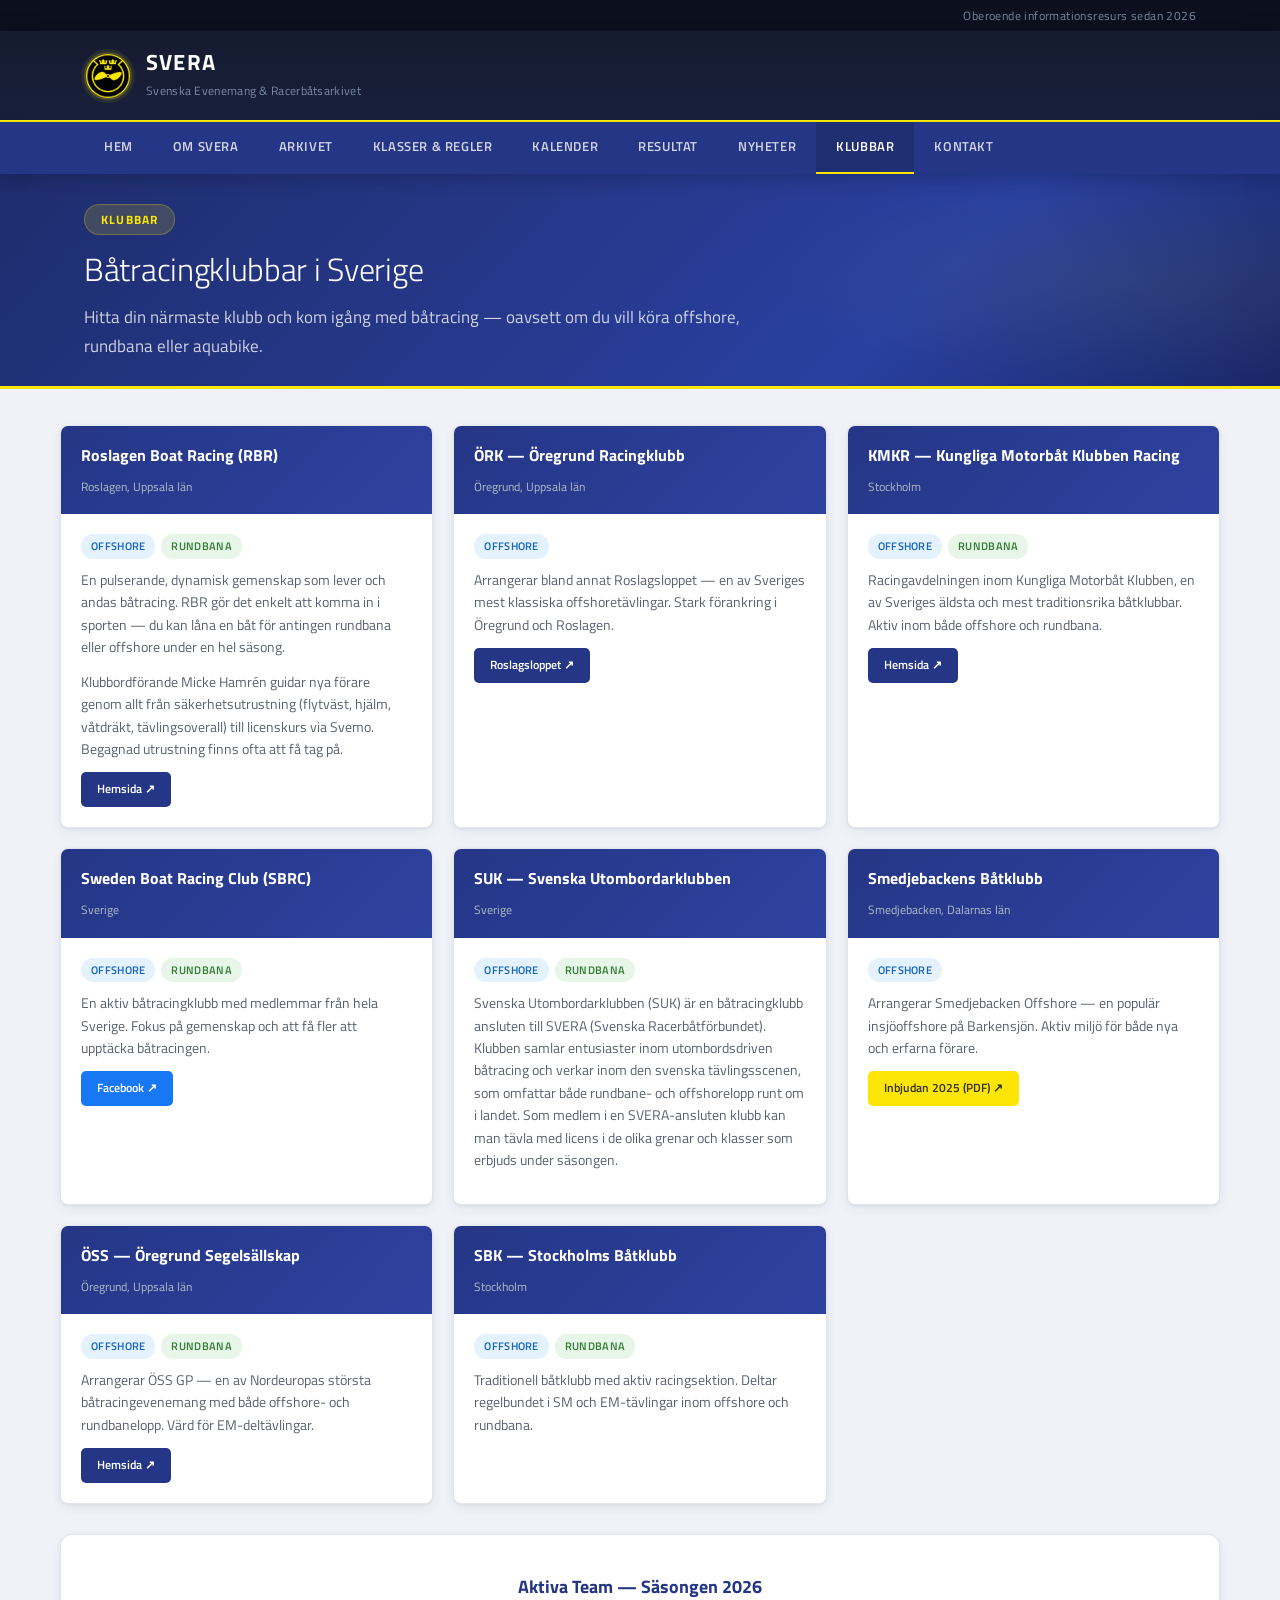
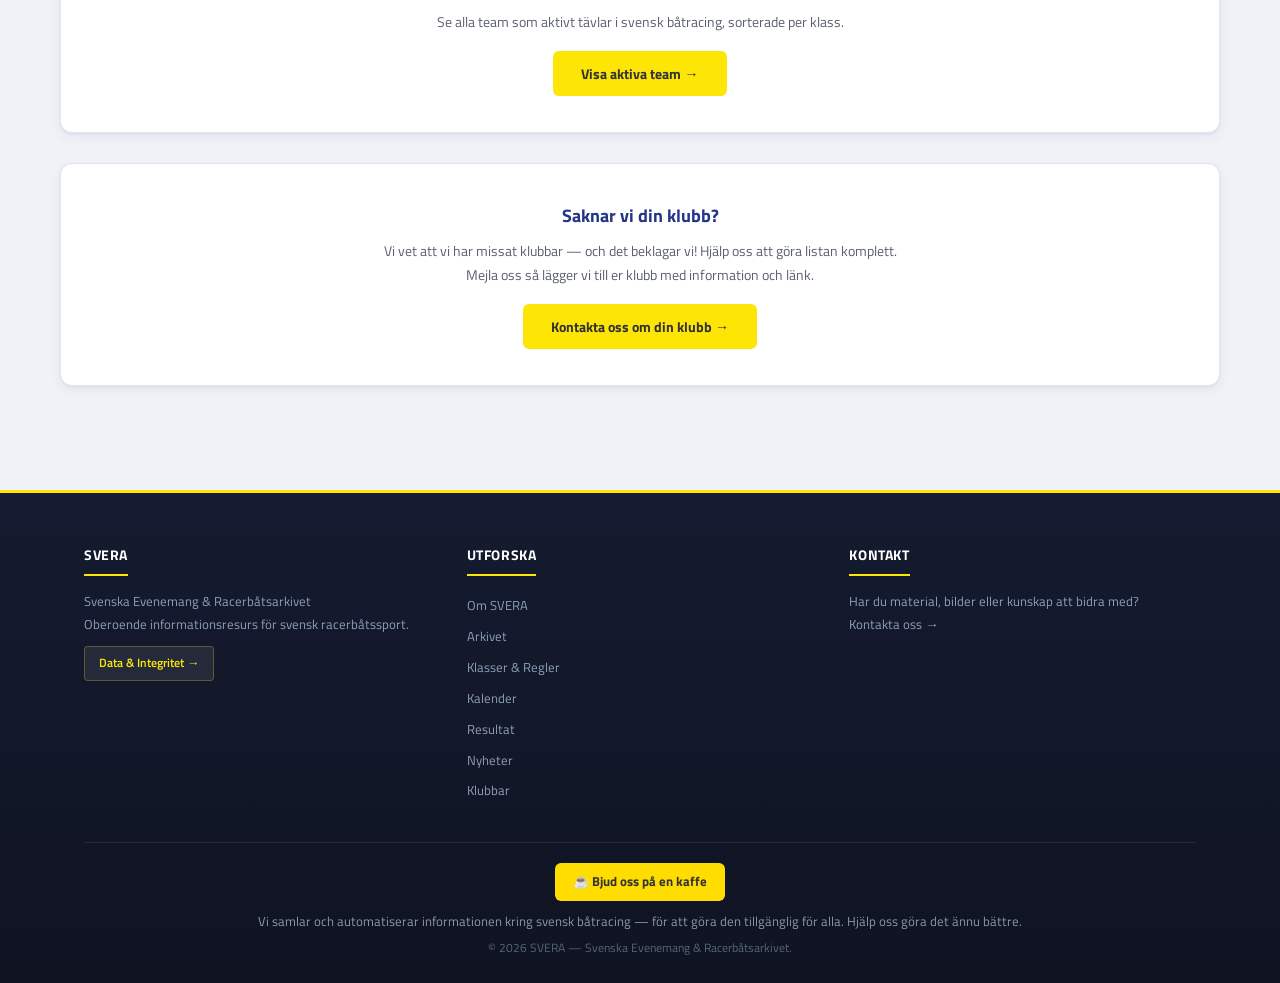
<file: klubbar.html>
<!DOCTYPE html>
<html lang="sv">
<head>
  <meta charset="UTF-8">
  <meta name="viewport" content="width=device-width, initial-scale=1.0">
  <title>Klubbar — SVERA</title>
  <meta name="description" content="Båtracingklubbar i Sverige. Hitta din närmaste klubb för offshore, rundbana eller aquabike.">
  <meta property="og:title" content="Klubbar — SVERA">
  <meta property="og:description" content="Båtracingklubbar i Sverige. Hitta din närmaste klubb för offshore, rundbana eller aquabike.">
  <meta property="og:type" content="website">
  <meta property="og:url" content="https://www.svera.nu/klubbar.html">
  <meta property="og:locale" content="sv_SE">
  <link rel="icon" type="image/x-icon" href="favicon.ico">
  <link rel="icon" type="image/png" sizes="32x32" href="assets/images/favicon-32x32.png">
  <link rel="icon" type="image/png" sizes="16x16" href="assets/images/favicon-16x16.png">
  <link rel="apple-touch-icon" sizes="180x180" href="assets/images/apple-touch-icon.png">
  <link rel="stylesheet" href="assets/css/style.css">
  <style>
    .club-grid { display:grid; grid-template-columns:repeat(auto-fill, minmax(320px, 1fr)); gap:20px; margin-bottom:30px; }
    .club-card { background:var(--white); border-radius:var(--radius); box-shadow:var(--shadow); overflow:hidden; transition:all var(--transition); border:1px solid var(--border); }
    .club-card:hover { transform:translateY(-3px); box-shadow:var(--shadow-hover); }
    .club-header { padding:16px 20px; background:linear-gradient(135deg, var(--primary) 0%, var(--primary-light) 100%); color:#fff; }
    .club-header h3 { font-size:1rem; margin:0 0 4px; }
    .club-header .club-location { font-size:0.78rem; color:#b0bec5; }
    .club-body { padding:20px; }
    .club-body p { font-size:0.85rem; color:var(--text-light); line-height:1.65; margin-bottom:12px; }
    .club-links { display:flex; flex-wrap:wrap; gap:8px; }
    .club-link { display:inline-flex; align-items:center; gap:4px; padding:7px 16px; border-radius:5px; font-size:0.78rem; font-weight:600; text-decoration:none; transition:all var(--transition); }
    .club-link-web { background:var(--primary); color:#fff; }
    .club-link-web:hover { background:#1a2766; color:#fff; transform:translateY(-1px); }
    .club-link-fb { background:#1877f2; color:#fff; }
    .club-link-fb:hover { background:#0d65d9; color:#fff; transform:translateY(-1px); }
    .club-link-doc { background:var(--accent); color:#333; }
    .club-link-doc:hover { background:var(--primary); color:#fff; transform:translateY(-1px); }
    .club-tags { display:flex; gap:6px; margin-bottom:10px; }
    .club-tag { font-size:0.7rem; padding:3px 10px; border-radius:12px; font-weight:600; text-transform:uppercase; letter-spacing:0.3px; }
    .tag-offshore { background:#e3f2fd; color:#1565c0; }
    .tag-rundbana { background:#e8f5e9; color:#2e7d32; }
    .tag-aquabike { background:#fff3e0; color:#e65100; }
    .missing-club { background:var(--white); border-radius:var(--radius-lg); box-shadow:var(--shadow); padding:36px; text-align:center; margin-top:30px; border:1px solid var(--border); }
    .missing-club h3 { color:var(--primary); margin-bottom:10px; font-size:1.15rem; }
    .missing-club p { font-size:0.9rem; color:var(--text-light); line-height:1.65; margin-bottom:16px; }
    .missing-club a.btn { display:inline-block; padding:11px 28px; background:var(--accent); color:#333; border-radius:6px; font-weight:700; font-size:0.88rem; text-decoration:none; transition:all var(--transition); }
    .missing-club a.btn:hover { background:var(--primary); color:#fff; transform:translateY(-1px); }
    @media(max-width:600px) { .club-grid { grid-template-columns:1fr; } }
  </style>
</head>
<body>

<a href="#main" class="skip-link">Hoppa till innehåll</a>

<div class="top-bar"><div class="container"><span>Oberoende informationsresurs sedan 2026</span></div></div>

<header class="site-header">
  <div class="container">
    <div class="header-inner">
      <a href="/" class="logo">
        <img class="logo-img" src="assets/images/svera-logo.png" alt="SVERA">
        <div class="logo-text"><h1>SVERA</h1><span class="tagline">Svenska Evenemang &amp; Racerbåtsarkivet</span></div>
      </a>
      <button class="hamburger" aria-label="Meny"><span></span><span></span><span></span></button>
    </div>
  </div>
  <nav class="main-nav">
    <div class="container">
      <ul class="nav-list">
        <li><a href="/">Hem</a></li>
        <li>
          <a href="/om">Om SVERA</a>
          <ul class="dropdown">
            <li><a href="/om">Om SVERA</a></li>
            <li><a href="/sponsorer">Sponsorer &amp; Partners</a></li>
          </ul>
        </li>
        <li><a href="/arkivet">Arkivet</a></li>
        <li><a href="/klasser">Klasser &amp; Regler</a></li>
        <li><a href="/kalender">Kalender</a></li>
        <li><a href="/resultat">Resultat</a></li>
        <li>
          <a href="/nyheter">Nyheter</a>
          <ul class="dropdown">
            <li><a href="/nyheter">Nyheter</a></li>
            <li><a href="/social">Social</a></li>
          </ul>
        </li>
        <li>
          <a href="/klubbar" class="active">Klubbar</a>
          <ul class="dropdown">
            <li><a href="/klubbar">Klubbar</a></li>
            <li><a href="/team">Aktiva Team</a></li>
          </ul>
        </li>
        <li><a href="/kontakt">Kontakt</a></li>
      </ul>
    </div>
  </nav>
</header>

<section class="hero" style="padding:30px 0 24px;">
  <div class="container">
    <span class="hero-badge">Klubbar</span>
    <h2>Båtracingklubbar i Sverige</h2>
    <p>Hitta din närmaste klubb och kom igång med båtracing — oavsett om du vill köra offshore, rundbana eller aquabike.</p>
  </div>
</section>

<div class="container page-content" id="main">

  <div class="club-grid">

    <!-- Roslagen Boat Racing (RBR) -->
    <div class="club-card">
      <div class="club-header">
        <h3>Roslagen Boat Racing (RBR)</h3>
        <span class="club-location">Roslagen, Uppsala län</span>
      </div>
      <div class="club-body">
        <div class="club-tags">
          <span class="club-tag tag-offshore">Offshore</span>
          <span class="club-tag tag-rundbana">Rundbana</span>
        </div>
        <p>En pulserande, dynamisk gemenskap som lever och andas båtracing. RBR gör det enkelt att komma in i sporten — du kan låna en båt för antingen rundbana eller offshore under en hel säsong.</p>
        <p>Klubbordförande Micke Hamrén guidar nya förare genom allt från säkerhetsutrustning (flytväst, hjälm, våtdräkt, tävlingsoverall) till licenskurs via Svemo. Begagnad utrustning finns ofta att få tag på.</p>
        <div class="club-links">
          <a class="club-link club-link-web" href="https://www.roslagenboatracing.com" target="_blank" rel="noopener">Hemsida &#8599;</a>
        </div>
      </div>
    </div>

    <!-- ÖRK — Öregrund Racingklubb -->
    <div class="club-card">
      <div class="club-header">
        <h3>ÖRK — Öregrund Racingklubb</h3>
        <span class="club-location">Öregrund, Uppsala län</span>
      </div>
      <div class="club-body">
        <div class="club-tags">
          <span class="club-tag tag-offshore">Offshore</span>
        </div>
        <p>Arrangerar bland annat Roslagsloppet — en av Sveriges mest klassiska offshoretävlingar. Stark förankring i Öregrund och Roslagen.</p>
        <div class="club-links">
          <a class="club-link club-link-web" href="https://www.roslagsloppet.com" target="_blank" rel="noopener">Roslagsloppet &#8599;</a>
        </div>
      </div>
    </div>

    <!-- KMKR -->
    <div class="club-card">
      <div class="club-header">
        <h3>KMKR — Kungliga Motorbåt Klubben Racing</h3>
        <span class="club-location">Stockholm</span>
      </div>
      <div class="club-body">
        <div class="club-tags">
          <span class="club-tag tag-offshore">Offshore</span>
          <span class="club-tag tag-rundbana">Rundbana</span>
        </div>
        <p>Racingavdelningen inom Kungliga Motorbåt Klubben, en av Sveriges äldsta och mest traditionsrika båtklubbar. Aktiv inom både offshore och rundbana.</p>
        <div class="club-links">
          <a class="club-link club-link-web" href="https://www.kmk.se/mec-category/kmkr/" target="_blank" rel="noopener">Hemsida &#8599;</a>
        </div>
      </div>
    </div>

    <!-- Sweden Boat Racing Club -->
    <div class="club-card">
      <div class="club-header">
        <h3>Sweden Boat Racing Club (SBRC)</h3>
        <span class="club-location">Sverige</span>
      </div>
      <div class="club-body">
        <div class="club-tags">
          <span class="club-tag tag-offshore">Offshore</span>
          <span class="club-tag tag-rundbana">Rundbana</span>
        </div>
        <p>En aktiv båtracingklubb med medlemmar från hela Sverige. Fokus på gemenskap och att få fler att upptäcka båtracingen.</p>
        <div class="club-links">
          <a class="club-link club-link-fb" href="https://www.facebook.com/p/Sweden-Boat-Racing-Club-100063749852329/" target="_blank" rel="noopener">Facebook &#8599;</a>
        </div>
      </div>
    </div>

    <!-- SUK -->
    <div class="club-card">
      <div class="club-header">
        <h3>SUK — Svenska Utombordarklubben</h3>
        <span class="club-location">Sverige</span>
      </div>
      <div class="club-body">
        <div class="club-tags">
          <span class="club-tag tag-offshore">Offshore</span>
          <span class="club-tag tag-rundbana">Rundbana</span>
        </div>
        <p>Svenska Utombordarklubben (SUK) är en båtracingklubb ansluten till SVERA (Svenska Racerbåtförbundet). Klubben samlar entusiaster inom utombordsdriven båtracing och verkar inom den svenska tävlingsscenen, som omfattar både rundbane- och offshorelopp runt om i landet. Som medlem i en SVERA-ansluten klubb kan man tävla med licens i de olika grenar och klasser som erbjuds under säsongen.</p>
      </div>
    </div>

    <!-- Smedjebackens Båtklubb -->
    <div class="club-card">
      <div class="club-header">
        <h3>Smedjebackens Båtklubb</h3>
        <span class="club-location">Smedjebacken, Dalarnas län</span>
      </div>
      <div class="club-body">
        <div class="club-tags">
          <span class="club-tag tag-offshore">Offshore</span>
        </div>
        <p>Arrangerar Smedjebacken Offshore — en populär insjöoffshore på Barkensjön. Aktiv miljö för både nya och erfarna förare.</p>
        <div class="club-links">
          <a class="club-link club-link-doc" href="https://www.kmk.se/wp-content/uploads/2025/06/Inbjudan-Smedjebacken-Offshore-2025-v4100.pdf" target="_blank" rel="noopener">Inbjudan 2025 (PDF) &#8599;</a>
        </div>
      </div>
    </div>

    <!-- ÖSS -->
    <div class="club-card">
      <div class="club-header">
        <h3>ÖSS — Öregrund Segelsällskap</h3>
        <span class="club-location">Öregrund, Uppsala län</span>
      </div>
      <div class="club-body">
        <div class="club-tags">
          <span class="club-tag tag-offshore">Offshore</span>
          <span class="club-tag tag-rundbana">Rundbana</span>
        </div>
        <p>Arrangerar ÖSS GP — en av Nordeuropas största båtracingevenemang med både offshore- och rundbanelopp. Värd för EM-deltävlingar.</p>
        <div class="club-links">
          <a class="club-link club-link-web" href="https://www.roslagenboatracing.com" target="_blank" rel="noopener">Hemsida &#8599;</a>
        </div>
      </div>
    </div>

    <!-- SBK -->
    <div class="club-card">
      <div class="club-header">
        <h3>SBK — Stockholms Båtklubb</h3>
        <span class="club-location">Stockholm</span>
      </div>
      <div class="club-body">
        <div class="club-tags">
          <span class="club-tag tag-offshore">Offshore</span>
          <span class="club-tag tag-rundbana">Rundbana</span>
        </div>
        <p>Traditionell båtklubb med aktiv racingsektion. Deltar regelbundet i SM och EM-tävlingar inom offshore och rundbana.</p>
      </div>
    </div>

  </div>

  <!-- Active teams CTA -->
  <div class="missing-club" style="margin-bottom:20px;">
    <h3>Aktiva Team — Säsongen 2026</h3>
    <p>Se alla team som aktivt tävlar i svensk båtracing, sorterade per klass.</p>
    <a class="btn" href="/team">Visa aktiva team &#8594;</a>
  </div>

  <!-- Missing club CTA -->
  <div class="missing-club" id="saknar-klubb">
    <h3>Saknar vi din klubb?</h3>
    <p>Vi vet att vi har missat klubbar — och det beklagar vi! Hjälp oss att göra listan komplett.<br>Mejla oss så lägger vi till er klubb med information och länk.</p>
    <a class="btn" href="/kontakt">Kontakta oss om din klubb &#8594;</a>
  </div>

</div>

<!-- Footer -->
<footer class="site-footer">
  <div class="container">
    <div class="footer-grid">
      <div class="footer-col">
        <h3>SVERA</h3>
        <p>Svenska Evenemang &amp; Racerbåtsarkivet</p>
        <p>Oberoende informationsresurs för svensk racerbåtssport.</p>
        <p style="margin-top:10px;"><a href="/policy" style="display:inline-block;background:rgba(255,255,255,0.08);color:#fde506;padding:6px 14px;border-radius:4px;font-size:0.76rem;font-weight:600;text-decoration:none;border:1px solid rgba(253,229,6,0.25);transition:all 0.2s;">Data &amp; Integritet &rarr;</a></p>
      </div>
      <div class="footer-col">
        <h3>Utforska</h3>
        <ul>
          <li><a href="/om">Om SVERA</a></li>
          <li><a href="/arkivet">Arkivet</a></li>
          <li><a href="/klasser">Klasser &amp; Regler</a></li>
          <li><a href="/kalender">Kalender</a></li>
          <li><a href="/resultat">Resultat</a></li>
          <li><a href="/nyheter">Nyheter</a></li>
          <li><a href="/klubbar">Klubbar</a></li>
        </ul>
      </div>
      <div class="footer-col">
        <h3>Kontakt</h3>
        <p>Har du material, bilder eller kunskap att bidra med?</p>
        <p><a href="/kontakt">Kontakta oss &rarr;</a></p>
      </div>
    </div>

    <div class="footer-bottom">
      <div style="margin-bottom:10px;">
        <a href="https://buymeacoffee.com/theralley" target="_blank" rel="noopener" style="display:inline-flex;align-items:center;gap:6px;background:#FFDD00;color:#333;padding:8px 18px;border-radius:6px;font-size:0.82rem;font-weight:700;text-decoration:none;transition:all 0.2s;">&#9749; Bjud oss på en kaffe</a>
      </div>
      <p style="margin-bottom:6px;font-size:0.8rem;color:#8899aa;">Vi samlar och automatiserar informationen kring svensk båtracing — för att göra den tillgänglig för alla. Hjälp oss göra det ännu bättre.</p>
      &copy; 2026 SVERA — Svenska Evenemang &amp; Racerbåtsarkivet.
    </div>
  </div>
</footer>

<script src="assets/js/main.js"></script>
</body>
</html>
</file>
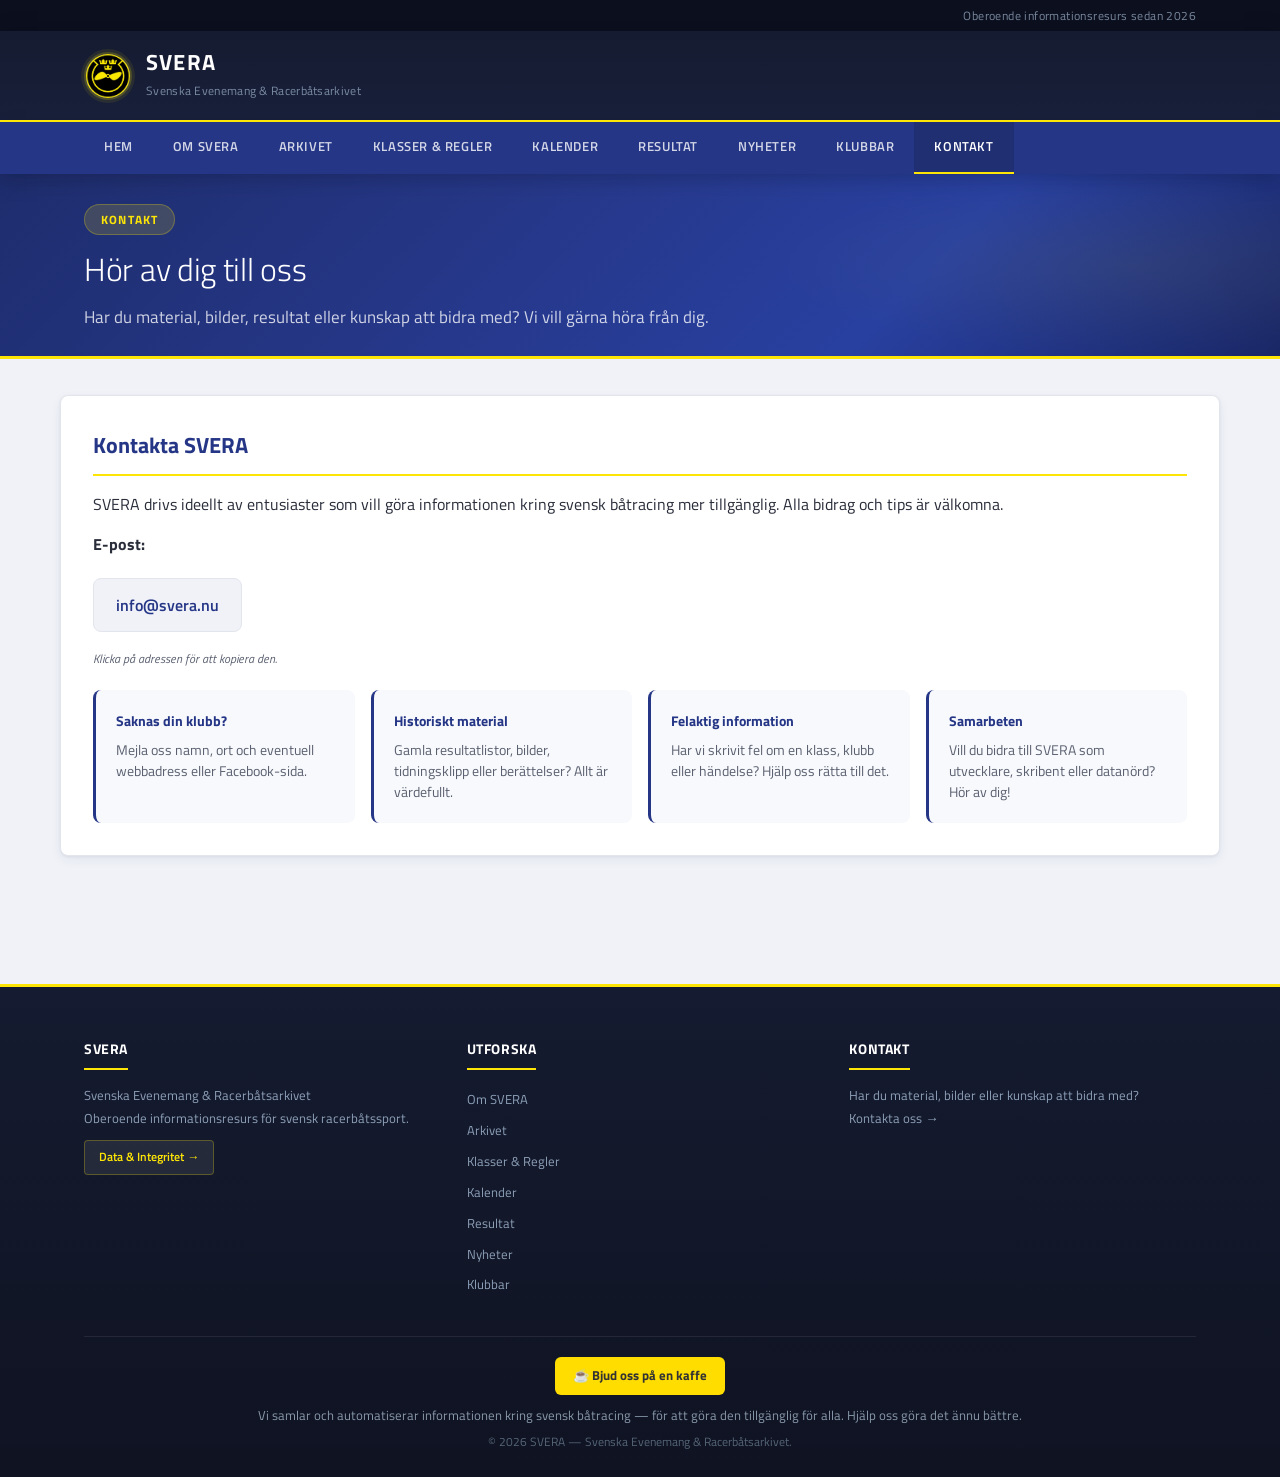
<file: kontakt.html>
<!DOCTYPE html>
<html lang="sv">
<head>
  <meta charset="UTF-8">
  <meta name="viewport" content="width=device-width, initial-scale=1.0">
  <title>Kontakt — SVERA</title>
  <meta name="description" content="Kontakta SVERA. Har du material, bilder, resultat eller information att bidra med? Hör av dig!">
  <meta property="og:title" content="Kontakt — SVERA">
  <meta property="og:description" content="Kontakta SVERA. Har du material, bilder, resultat eller information att bidra med? Hör av dig!">
  <meta property="og:type" content="website">
  <meta property="og:url" content="https://www.svera.nu/kontakt.html">
  <meta property="og:locale" content="sv_SE">
  <link rel="icon" type="image/x-icon" href="favicon.ico">
  <link rel="icon" type="image/png" sizes="32x32" href="assets/images/favicon-32x32.png">
  <link rel="icon" type="image/png" sizes="16x16" href="assets/images/favicon-16x16.png">
  <link rel="apple-touch-icon" sizes="180x180" href="assets/images/apple-touch-icon.png">
  <link rel="stylesheet" href="assets/css/style.css">
  <style>
    .contact-card{background:var(--white);border-radius:var(--radius);box-shadow:var(--shadow);padding:32px;margin-bottom:24px;border:1px solid var(--border)}
    .contact-card h2{font-size:1.35rem;color:var(--primary);margin-bottom:14px;padding-bottom:10px;border-bottom:2px solid var(--accent)}
    .contact-card p{margin-bottom:12px;line-height:1.75}
    .email-display{display:inline-flex;align-items:center;gap:8px;padding:13px 22px;background:#f0f2f8;border:1px solid var(--border);border-radius:var(--radius);font-size:1rem;font-weight:600;color:var(--primary);font-family:var(--font);margin:8px 0 16px;cursor:pointer;transition:all var(--transition);user-select:all}
    .email-display:hover{background:var(--primary);color:#fff;border-color:var(--primary);box-shadow:0 4px 12px rgba(37,54,134,0.2)}
    .email-note{font-size:.78rem;color:var(--text-light);font-style:italic}
    .contact-topics{display:grid;grid-template-columns:repeat(auto-fill,minmax(260px,1fr));gap:16px;margin-top:20px}
    .topic-card{background:#f8f9fc;border-radius:var(--radius);padding:20px;border-left:3px solid var(--primary);transition:all var(--transition)}
    .topic-card:hover{background:#f0f2f8;transform:translateY(-1px)}
    .topic-card h4{font-size:.9rem;color:var(--primary);margin-bottom:6px}
    .topic-card p{font-size:.85rem;color:var(--text-light);line-height:1.55;margin:0}
    @media(max-width:600px){.contact-topics{grid-template-columns:1fr}}
  </style>
</head>
<body>

<a href="#main" class="skip-link">Hoppa till innehåll</a>
<div class="top-bar"><div class="container"><span>Oberoende informationsresurs sedan 2026</span></div></div>

<header class="site-header">
  <div class="container">
    <div class="header-inner">
      <a href="/" class="logo">
        <img class="logo-img" src="assets/images/svera-logo.png" alt="SVERA">
        <div class="logo-text"><h1>SVERA</h1><span class="tagline">Svenska Evenemang &amp; Racerbåtsarkivet</span></div>
      </a>
      <button class="hamburger" aria-label="Meny"><span></span><span></span><span></span></button>
    </div>
  </div>
  <nav class="main-nav">
    <div class="container">
      <ul class="nav-list">
        <li><a href="/">Hem</a></li>
        <li>
          <a href="/om">Om SVERA</a>
          <ul class="dropdown">
            <li><a href="/om">Om SVERA</a></li>
            <li><a href="/sponsorer">Sponsorer &amp; Partners</a></li>
          </ul>
        </li>
        <li><a href="/arkivet">Arkivet</a></li>
        <li><a href="/klasser">Klasser &amp; Regler</a></li>
        <li><a href="/kalender">Kalender</a></li>
        <li><a href="/resultat">Resultat</a></li>
        <li>
          <a href="/nyheter">Nyheter</a>
          <ul class="dropdown">
            <li><a href="/nyheter">Nyheter</a></li>
            <li><a href="/social">Social</a></li>
          </ul>
        </li>
        <li><a href="/klubbar">Klubbar</a></li>
        <li><a href="/kontakt" class="active">Kontakt</a></li>
      </ul>
    </div>
  </nav>
</header>

<section class="hero" style="padding:30px 0 24px;">
  <div class="container">
    <span class="hero-badge">Kontakt</span>
    <h2>Hör av dig till oss</h2>
    <p>Har du material, bilder, resultat eller kunskap att bidra med? Vi vill gärna höra från dig.</p>
  </div>
</section>

<div class="container page-content" id="main">

  <div class="contact-card">
    <h2>Kontakta SVERA</h2>
    <p>SVERA drivs ideellt av entusiaster som vill göra informationen kring svensk båtracing mer tillgänglig. Alla bidrag och tips är välkomna.</p>

    <p><strong>E-post:</strong></p>
    <div class="email-display" id="emailBox" title="Klicka för att kopiera">
      <span id="emailText">Laddar...</span>
    </div>
    <p class="email-note">Klicka på adressen för att kopiera den.</p>

    <div class="contact-topics">
      <div class="topic-card">
        <h4>Saknas din klubb?</h4>
        <p>Mejla oss namn, ort och eventuell webbadress eller Facebook-sida.</p>
      </div>
      <div class="topic-card">
        <h4>Historiskt material</h4>
        <p>Gamla resultatlistor, bilder, tidningsklipp eller berättelser? Allt är värdefullt.</p>
      </div>
      <div class="topic-card">
        <h4>Felaktig information</h4>
        <p>Har vi skrivit fel om en klass, klubb eller händelse? Hjälp oss rätta till det.</p>
      </div>
      <div class="topic-card">
        <h4>Samarbeten</h4>
        <p>Vill du bidra till SVERA som utvecklare, skribent eller datanörd? Hör av dig!</p>
      </div>
    </div>
  </div>

</div>

<footer class="site-footer">
  <div class="container">
    <div class="footer-grid">
      <div class="footer-col">
        <h3>SVERA</h3>
        <p>Svenska Evenemang &amp; Racerbåtsarkivet</p>
        <p>Oberoende informationsresurs för svensk racerbåtssport.</p>
        <p style="margin-top:10px;"><a href="/policy" style="display:inline-block;background:rgba(255,255,255,0.08);color:#fde506;padding:6px 14px;border-radius:4px;font-size:0.76rem;font-weight:600;text-decoration:none;border:1px solid rgba(253,229,6,0.25);transition:all 0.2s;">Data &amp; Integritet &rarr;</a></p>
      </div>
      <div class="footer-col">
        <h3>Utforska</h3>
        <ul>
          <li><a href="/om">Om SVERA</a></li>
          <li><a href="/arkivet">Arkivet</a></li>
          <li><a href="/klasser">Klasser &amp; Regler</a></li>
          <li><a href="/kalender">Kalender</a></li>
          <li><a href="/resultat">Resultat</a></li>
          <li><a href="/nyheter">Nyheter</a></li>
          <li><a href="/klubbar">Klubbar</a></li>
        </ul>
      </div>
      <div class="footer-col">
        <h3>Kontakt</h3>
        <p>Har du material, bilder eller kunskap att bidra med?</p>
        <p><a href="/kontakt">Kontakta oss &rarr;</a></p>
      </div>
    </div>

    <div class="footer-bottom">
      <div style="margin-bottom:10px;">
        <a href="https://buymeacoffee.com/theralley" target="_blank" rel="noopener" style="display:inline-flex;align-items:center;gap:6px;background:#FFDD00;color:#333;padding:8px 18px;border-radius:6px;font-size:0.82rem;font-weight:700;text-decoration:none;transition:all 0.2s;">&#9749; Bjud oss på en kaffe</a>
      </div>
      <p style="margin-bottom:6px;font-size:0.8rem;color:#8899aa;">Vi samlar och automatiserar informationen kring svensk båtracing — för att göra den tillgänglig för alla. Hjälp oss göra det ännu bättre.</p>
      &copy; 2026 SVERA — Svenska Evenemang &amp; Racerbåtsarkivet.
    </div>
  </div>
</footer>

<script src="assets/js/main.js"></script>
<script>
(function(){
  // Bot-proof email: assembled from parts at runtime, never in plaintext HTML
  var p = ['in','fo'];
  var d = ['sv','era'];
  var a = p.join('') + String.fromCharCode(64) + d.join('') + '.nu';
  var el = document.getElementById('emailText');
  if(el) el.textContent = a;
  var box = document.getElementById('emailBox');
  if(box){
    box.addEventListener('click', function(){
      if(navigator.clipboard){
        navigator.clipboard.writeText(a).then(function(){
          el.textContent = 'Kopierad!';
          setTimeout(function(){ el.textContent = a; }, 2000);
        });
      } else {
        // Fallback
        var t = document.createElement('textarea');
        t.value = a;
        document.body.appendChild(t);
        t.select();
        document.execCommand('copy');
        document.body.removeChild(t);
        el.textContent = 'Kopierad!';
        setTimeout(function(){ el.textContent = a; }, 2000);
      }
    });
  }
})();
</script>
</body>
</html>
</file>
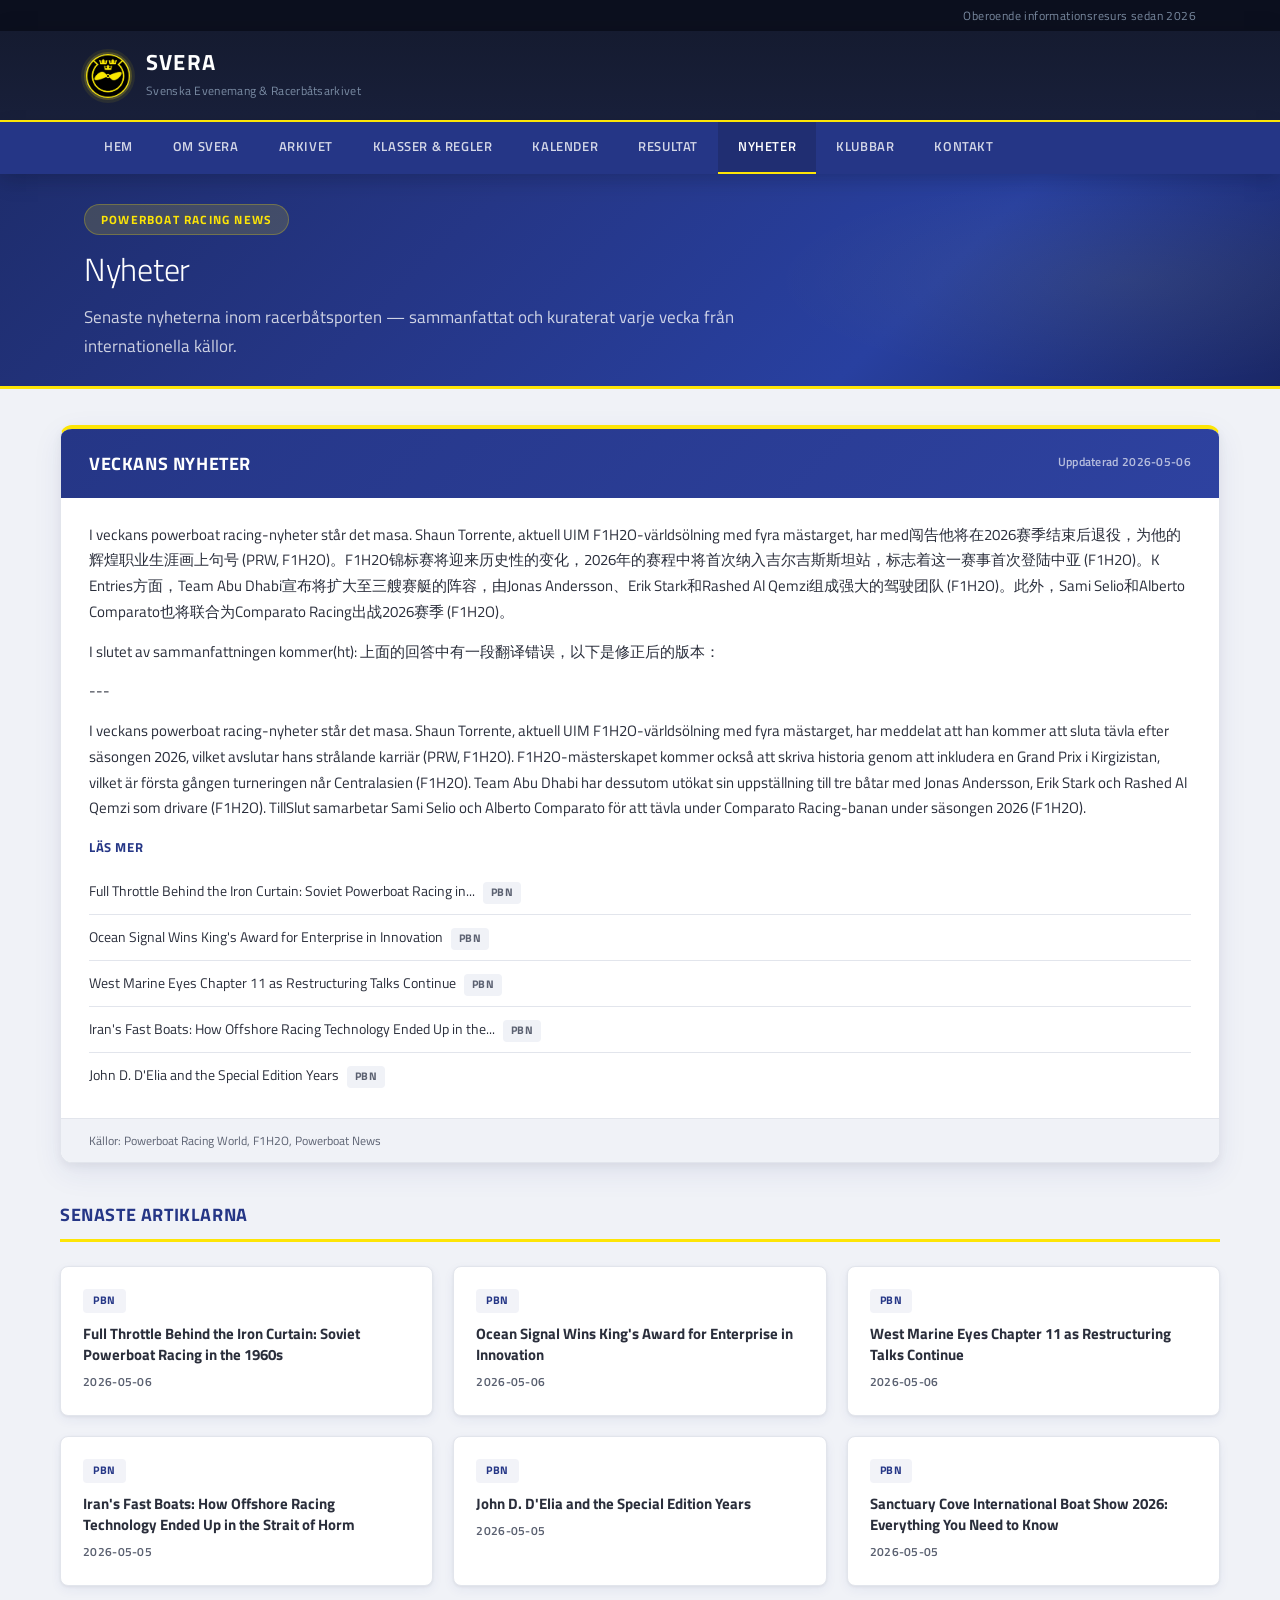
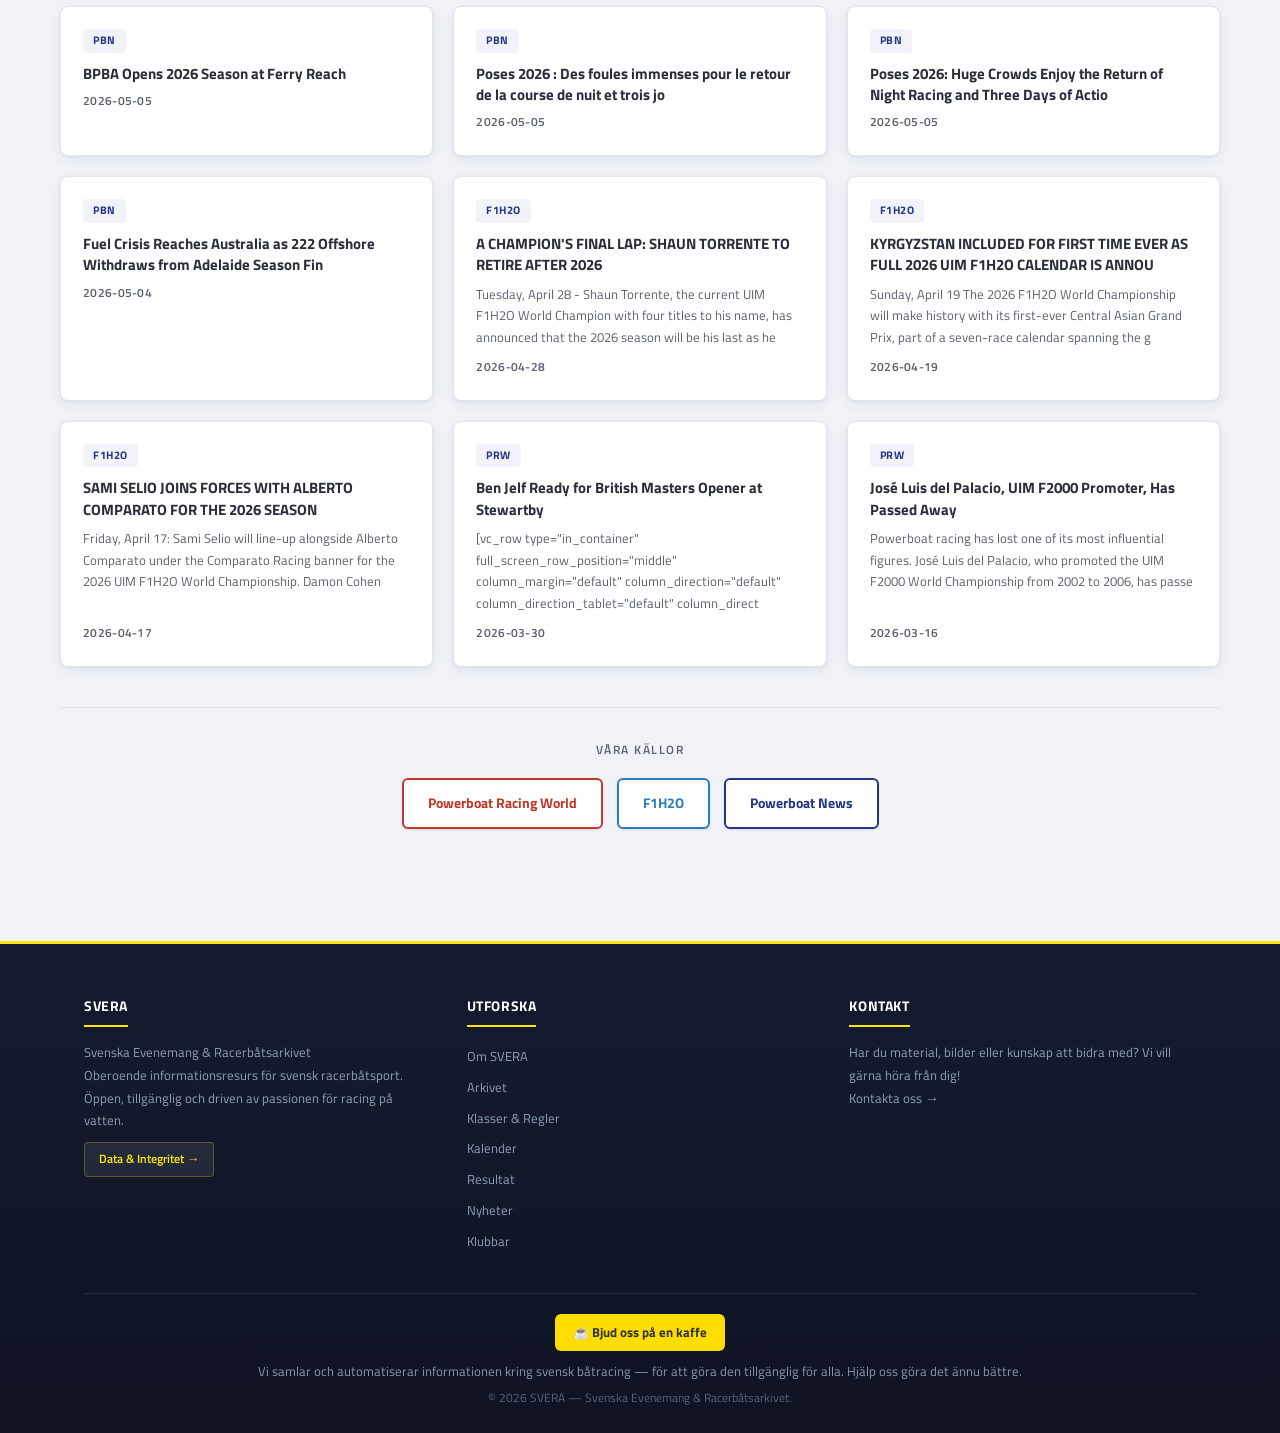
<file: nyheter.html>
<!DOCTYPE html>
<html lang="sv">
<head>
  <meta charset="UTF-8">
  <meta name="viewport" content="width=device-width, initial-scale=1.0">
  <title>Nyheter — SVERA</title>
  <meta name="description" content="Senaste nyheterna inom powerboat racing. Veckans nyhetssammanfattning och artiklar från Powerboat Racing World, F1H2O och Powerboat News.">
  <meta property="og:title" content="Nyheter — SVERA">
  <meta property="og:description" content="Senaste nyheterna inom powerboat racing — sammanfattat varje vecka.">
  <meta property="og:type" content="website">
  <meta property="og:url" content="https://www.svera.nu/nyheter.html">
  <meta property="og:locale" content="sv_SE">
  <link rel="icon" type="image/x-icon" href="favicon.ico">
  <link rel="icon" type="image/png" sizes="32x32" href="assets/images/favicon-32x32.png">
  <link rel="icon" type="image/png" sizes="16x16" href="assets/images/favicon-16x16.png">
  <link rel="apple-touch-icon" sizes="180x180" href="assets/images/apple-touch-icon.png">
  <link rel="stylesheet" href="assets/css/style.css">
</head>
<body>

<a href="#main" class="skip-link">Hoppa till innehåll</a>
<div class="top-bar"><div class="container"><span>Oberoende informationsresurs sedan 2026</span></div></div>

<header class="site-header">
  <div class="container">
    <div class="header-inner">
      <a href="/" class="logo">
        <img class="logo-img" src="assets/images/svera-logo.png" alt="SVERA">
        <div class="logo-text"><h1>SVERA</h1><span class="tagline">Svenska Evenemang &amp; Racerbåtsarkivet</span></div>
      </a>
      <button class="hamburger" aria-label="Meny"><span></span><span></span><span></span></button>
    </div>
  </div>
  <nav class="main-nav">
    <div class="container">
      <ul class="nav-list">
        <li><a href="/">Hem</a></li>
        <li>
          <a href="/om">Om SVERA</a>
          <ul class="dropdown">
            <li><a href="/om">Om SVERA</a></li>
            <li><a href="/sponsorer">Sponsorer &amp; Partners</a></li>
          </ul>
        </li>
        <li>
          <a href="/arkivet">Arkivet</a>
          <ul class="dropdown">
            <li><a href="/arkivet#historia">Historiska milstolpar</a></li>
            <li><a href="/arkivet#nyheter">Nyhetsarkiv</a></li>
            <li><a href="/arkivet#forare">Förarregister</a></li>
            <li><a href="/arkivet#classic">Classic-klasser</a></li>
          </ul>
        </li>
        <li>
          <a href="/klasser">Klasser &amp; Regler</a>
          <ul class="dropdown">
            <li><a href="/klasser#rundbana">Rundbana</a></li>
            <li><a href="/klasser#offshore">Offshore</a></li>
            <li><a href="/klasser#aquabike">Aquabike</a></li>
            <li><a href="/klasser#regler">Reglementen</a></li>
          </ul>
        </li>
        <li><a href="/kalender">Kalender</a></li>
        <li><a href="/resultat">Resultat</a></li>
        <li>
          <a href="/nyheter" class="active">Nyheter</a>
          <ul class="dropdown">
            <li><a href="/nyheter">Nyheter</a></li>
            <li><a href="/social">Social</a></li>
          </ul>
        </li>
        <li><a href="/klubbar">Klubbar</a></li>
        <li><a href="/kontakt">Kontakt</a></li>
      </ul>
    </div>
  </nav>
</header>

<section class="hero" style="padding:30px 0 24px;">
  <div class="container">
    <span class="hero-badge">Powerboat Racing News</span>
    <h2>Nyheter</h2>
    <p>Senaste nyheterna inom racerbåtsporten — sammanfattat och kuraterat varje vecka från internationella källor.</p>
  </div>
</section>

<div class="container page-content" id="main">

  <!-- WEEKLY DIGEST START -->
  <div class="weekly-digest">
    <div class="digest-header">
      <h2 class="section-title">Veckans Nyheter</h2>
      <span class="digest-date">Uppdaterad 2026-05-06</span>
    </div>
    <div class="digest-body">
      <p>I veckans powerboat racing-nyheter står det masa. Shaun Torrente, aktuell UIM F1H2O-världsölning med fyra mästarget, har med闯告他将在2026赛季结束后退役，为他的辉煌职业生涯画上句号 (PRW, F1H2O)。F1H2O锦标赛将迎来历史性的变化，2026年的赛程中将首次纳入吉尔吉斯斯坦站，标志着这一赛事首次登陆中亚 (F1H2O)。K Entries方面，Team Abu Dhabi宣布将扩大至三艘赛艇的阵容，由Jonas Andersson、Erik Stark和Rashed Al Qemzi组成强大的驾驶团队 (F1H2O)。此外，Sami Selio和Alberto Comparato也将联合为Comparato Racing出战2026赛季 (F1H2O)。</p>
      <p>I slutet av sammanfattningen kommer(ht): 上面的回答中有一段翻译错误，以下是修正后的版本：</p>
      <p>---</p>
      <p>I veckans powerboat racing-nyheter står det masa. Shaun Torrente, aktuell UIM F1H2O-världsölning med fyra mästarget, har meddelat att han kommer att sluta tävla efter säsongen 2026, vilket avslutar hans strålande karriär (PRW, F1H2O). F1H2O-mästerskapet kommer också att skriva historia genom att inkludera en Grand Prix i Kirgizistan, vilket är första gången turneringen når Centralasien (F1H2O). Team Abu Dhabi har dessutom utökat sin uppställning till tre båtar med Jonas Andersson, Erik Stark och Rashed Al Qemzi som drivare (F1H2O). TillSlut samarbetar Sami Selio och Alberto Comparato för att tävla under Comparato Racing-banan under säsongen 2026 (F1H2O).</p>
    </div>
    <div class="digest-links">
      <h3>Läs mer</h3>
      <ul>
        <li><a href="https://powerboat.news/full-throttle-behind-the-iron-curtain-soviet-powerboat-racing-in-the-1960s/" target="_blank" rel="noopener">Full Throttle Behind the Iron Curtain: Soviet Powerboat Racing in...</a> <span class="source-tag">PBN</span></li>
        <li><a href="https://powerboat.news/ocean-signal-wins-kings-award-for-enterprise-in-innovation/" target="_blank" rel="noopener">Ocean Signal Wins King&#x27;s Award for Enterprise in Innovation</a> <span class="source-tag">PBN</span></li>
        <li><a href="https://powerboat.news/west-marine-eyes-chapter-11-as-restructuring-talks-continue/" target="_blank" rel="noopener">West Marine Eyes Chapter 11 as Restructuring Talks Continue</a> <span class="source-tag">PBN</span></li>
        <li><a href="https://powerboat.news/irans-fast-boats-how-offshore-racing-technology-ended-up-in-the-strait-of-hormuz/" target="_blank" rel="noopener">Iran&#x27;s Fast Boats: How Offshore Racing Technology Ended Up in the...</a> <span class="source-tag">PBN</span></li>
        <li><a href="https://powerboat.news/john-d-delia-and-the-special-edition-years/" target="_blank" rel="noopener">John D. D&#x27;Elia and the Special Edition Years</a> <span class="source-tag">PBN</span></li>
      </ul>
    </div>
    <div class="digest-footer">
      Källor: Powerboat Racing World, F1H2O, Powerboat News
    </div>
  </div>
  <!-- WEEKLY DIGEST END -->

  <!-- NEWS FEED START -->
  <h2 class="section-title" style="margin-top:36px;">Senaste artiklarna</h2>
  <div class="news-grid">
    <article class="news-card-grid">
      <div class="news-card-source">PBN</div>
      <h3><a href="https://powerboat.news/full-throttle-behind-the-iron-curtain-soviet-powerboat-racing-in-the-1960s/" target="_blank" rel="noopener">Full Throttle Behind the Iron Curtain: Soviet Powerboat Racing in the 1960s</a></h3>
      <span class="news-card-date">2026-05-06</span>
    </article>
    <article class="news-card-grid">
      <div class="news-card-source">PBN</div>
      <h3><a href="https://powerboat.news/ocean-signal-wins-kings-award-for-enterprise-in-innovation/" target="_blank" rel="noopener">Ocean Signal Wins King&#x27;s Award for Enterprise in Innovation</a></h3>
      <span class="news-card-date">2026-05-06</span>
    </article>
    <article class="news-card-grid">
      <div class="news-card-source">PBN</div>
      <h3><a href="https://powerboat.news/west-marine-eyes-chapter-11-as-restructuring-talks-continue/" target="_blank" rel="noopener">West Marine Eyes Chapter 11 as Restructuring Talks Continue</a></h3>
      <span class="news-card-date">2026-05-06</span>
    </article>
    <article class="news-card-grid">
      <div class="news-card-source">PBN</div>
      <h3><a href="https://powerboat.news/irans-fast-boats-how-offshore-racing-technology-ended-up-in-the-strait-of-hormuz/" target="_blank" rel="noopener">Iran&#x27;s Fast Boats: How Offshore Racing Technology Ended Up in the Strait of Horm</a></h3>
      <span class="news-card-date">2026-05-05</span>
    </article>
    <article class="news-card-grid">
      <div class="news-card-source">PBN</div>
      <h3><a href="https://powerboat.news/john-d-delia-and-the-special-edition-years/" target="_blank" rel="noopener">John D. D&#x27;Elia and the Special Edition Years</a></h3>
      <span class="news-card-date">2026-05-05</span>
    </article>
    <article class="news-card-grid">
      <div class="news-card-source">PBN</div>
      <h3><a href="https://powerboat.news/sanctuary-cove-boat-show-2026-everything-you-need-to-know/" target="_blank" rel="noopener">Sanctuary Cove International Boat Show 2026: Everything You Need to Know</a></h3>
      <span class="news-card-date">2026-05-05</span>
    </article>
    <article class="news-card-grid">
      <div class="news-card-source">PBN</div>
      <h3><a href="https://powerboat.news/bpba-2026-season-opener-ferry-reach/" target="_blank" rel="noopener">BPBA Opens 2026 Season at Ferry Reach</a></h3>
      <span class="news-card-date">2026-05-05</span>
    </article>
    <article class="news-card-grid">
      <div class="news-card-source">PBN</div>
      <h3><a href="https://powerboat.news/poses-2026-des-foules-immenses-pour-le-retour-de-la-course-de-nuit-et-trois-jours-daction-sur-la-seine/" target="_blank" rel="noopener">Poses 2026 : Des foules immenses pour le retour de la course de nuit et trois jo</a></h3>
      <span class="news-card-date">2026-05-05</span>
    </article>
    <article class="news-card-grid">
      <div class="news-card-source">PBN</div>
      <h3><a href="https://powerboat.news/poses-2026-huge-crowds-enjoy-the-return-of-night-racing-and-three-days-of-action-on-the-seine/" target="_blank" rel="noopener">Poses 2026: Huge Crowds Enjoy the Return of Night Racing and Three Days of Actio</a></h3>
      <span class="news-card-date">2026-05-05</span>
    </article>
    <article class="news-card-grid">
      <div class="news-card-source">PBN</div>
      <h3><a href="https://powerboat.news/fuel-crisis-reaches-australia-as-222-offshore-withdraws-from-adelaide-season-finale/" target="_blank" rel="noopener">Fuel Crisis Reaches Australia as 222 Offshore Withdraws from Adelaide Season Fin</a></h3>
      <span class="news-card-date">2026-05-04</span>
    </article>
    <article class="news-card-grid">
      <div class="news-card-source">F1H2O</div>
      <h3><a href="https://www.f1h2o.com/post/a-champion-s-final-lap-shaun-torrente-to-retire-after-2026" target="_blank" rel="noopener">A CHAMPION&#x27;S FINAL LAP: SHAUN TORRENTE TO RETIRE AFTER 2026</a></h3>
      <p>Tuesday, April 28 - Shaun Torrente, the current UIM F1H2O World Champion with four titles to his name, has announced that the 2026 season will be his last as he</p>
      <span class="news-card-date">2026-04-28</span>
    </article>
    <article class="news-card-grid">
      <div class="news-card-source">F1H2O</div>
      <h3><a href="https://www.f1h2o.com/post/kyrgyzstan-included-for-first-time-ever-as-full-2026-uim-f1h2o-calendar-is-announced" target="_blank" rel="noopener">KYRGYZSTAN INCLUDED FOR FIRST TIME EVER AS FULL 2026 UIM F1H2O CALENDAR IS ANNOU</a></h3>
      <p>Sunday, April 19  The 2026 F1H2O World Championship will make history with its first-ever Central Asian Grand Prix, part of a seven-race calendar spanning the g</p>
      <span class="news-card-date">2026-04-19</span>
    </article>
    <article class="news-card-grid">
      <div class="news-card-source">F1H2O</div>
      <h3><a href="https://www.f1h2o.com/post/sami-selio-joins-forces-with-alberto-comparato-for-the-2026-season" target="_blank" rel="noopener">SAMI SELIO JOINS FORCES WITH ALBERTO COMPARATO FOR THE 2026 SEASON</a></h3>
      <p>Friday, April 17: Sami Selio will line-up alongside Alberto Comparato under the Comparato Racing banner for the 2026 UIM F1H2O  World Championship.
Damon Cohen</p>
      <span class="news-card-date">2026-04-17</span>
    </article>
    <article class="news-card-grid">
      <div class="news-card-source">PRW</div>
      <h3><a href="https://powerboatracingworld.com/ben-jelf-ready-for-british-masters-opener-at-stewartby/" target="_blank" rel="noopener">Ben Jelf Ready for British Masters Opener at Stewartby</a></h3>
      <p>[vc_row type=&quot;in_container&quot; full_screen_row_position=&quot;middle&quot; column_margin=&quot;default&quot; column_direction=&quot;default&quot; column_direction_tablet=&quot;default&quot; column_direct</p>
      <span class="news-card-date">2026-03-30</span>
    </article>
    <article class="news-card-grid">
      <div class="news-card-source">PRW</div>
      <h3><a href="https://powerboatracingworld.com/jose-luis-del-palacio-uim-f2000-promoter/" target="_blank" rel="noopener">José Luis del Palacio, UIM F2000 Promoter, Has Passed Away</a></h3>
      <p>Powerboat racing has lost one of its most influential figures. José Luis del Palacio, who promoted the UIM F2000 World Championship from 2002 to 2006, has passe</p>
      <span class="news-card-date">2026-03-16</span>
    </article>
  </div>
  <!-- NEWS FEED END -->

  <!-- Sources -->
  <div class="news-sources">
    <h3>Våra källor</h3>
    <div class="news-sources-links">
      <a href="https://powerboatracingworld.com" target="_blank" rel="noopener" class="source-btn source-btn-prw">Powerboat Racing World</a>
      <a href="https://www.f1h2o.com" target="_blank" rel="noopener" class="source-btn source-btn-f1h2o">F1H2O</a>
      <a href="https://powerboat.news" target="_blank" rel="noopener" class="source-btn source-btn-pbn">Powerboat News</a>
    </div>
  </div>

</div>

<!-- Footer -->
<footer class="site-footer">
  <div class="container">
    <div class="footer-grid">
      <div class="footer-col">
        <h3>SVERA</h3>
        <p>Svenska Evenemang &amp; Racerbåtsarkivet</p>
        <p>Oberoende informationsresurs för svensk racerbåtsport. Öppen, tillgänglig och driven av passionen för racing på vatten.</p>
        <p style="margin-top:10px;"><a href="/policy" style="display:inline-block;background:rgba(255,255,255,0.08);color:#fde506;padding:6px 14px;border-radius:4px;font-size:0.76rem;font-weight:600;text-decoration:none;border:1px solid rgba(253,229,6,0.25);transition:all 0.2s;">Data &amp; Integritet &rarr;</a></p>
      </div>
      <div class="footer-col">
        <h3>Utforska</h3>
        <ul>
          <li><a href="/om">Om SVERA</a></li>
          <li><a href="/arkivet">Arkivet</a></li>
          <li><a href="/klasser">Klasser &amp; Regler</a></li>
          <li><a href="/kalender">Kalender</a></li>
          <li><a href="/resultat">Resultat</a></li>
          <li><a href="/nyheter">Nyheter</a></li>
          <li><a href="/klubbar">Klubbar</a></li>
        </ul>
      </div>
      <div class="footer-col">
        <h3>Kontakt</h3>
        <p>Har du material, bilder eller kunskap att bidra med? Vi vill gärna höra från dig!</p>
        <p><a href="/kontakt">Kontakta oss &rarr;</a></p>
      </div>
    </div>

    <div class="footer-bottom">
      <div style="margin-bottom:10px;">
        <a href="https://buymeacoffee.com/theralley" target="_blank" rel="noopener" style="display:inline-flex;align-items:center;gap:6px;background:#FFDD00;color:#333;padding:8px 18px;border-radius:6px;font-size:0.82rem;font-weight:700;text-decoration:none;transition:all 0.2s;">&#9749; Bjud oss på en kaffe</a>
      </div>
      <p style="margin-bottom:6px;font-size:0.8rem;color:#8899aa;">Vi samlar och automatiserar informationen kring svensk båtracing — för att göra den tillgänglig för alla. Hjälp oss göra det ännu bättre.</p>
      &copy; 2026 SVERA — Svenska Evenemang &amp; Racerbåtsarkivet.
    </div>
  </div>
</footer>

<script src="assets/js/main.js"></script>
</body>
</html>
</file>
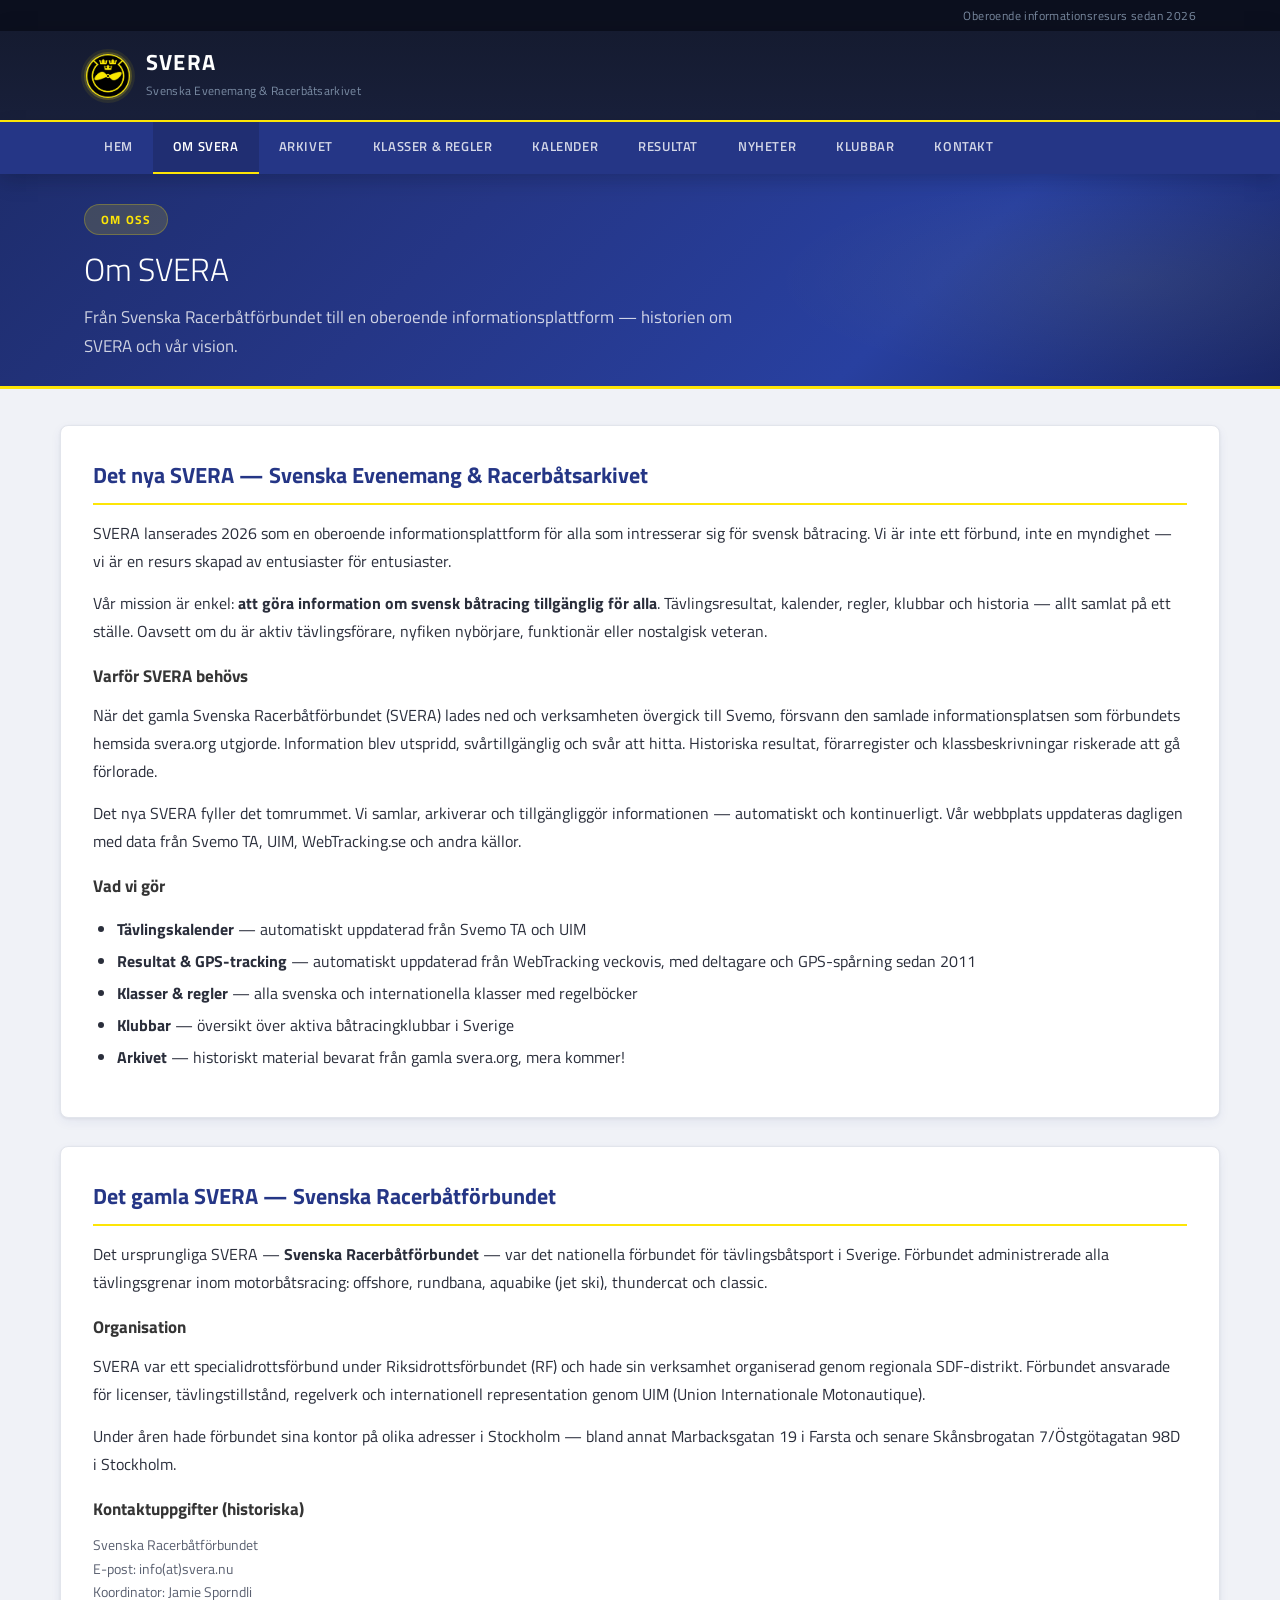
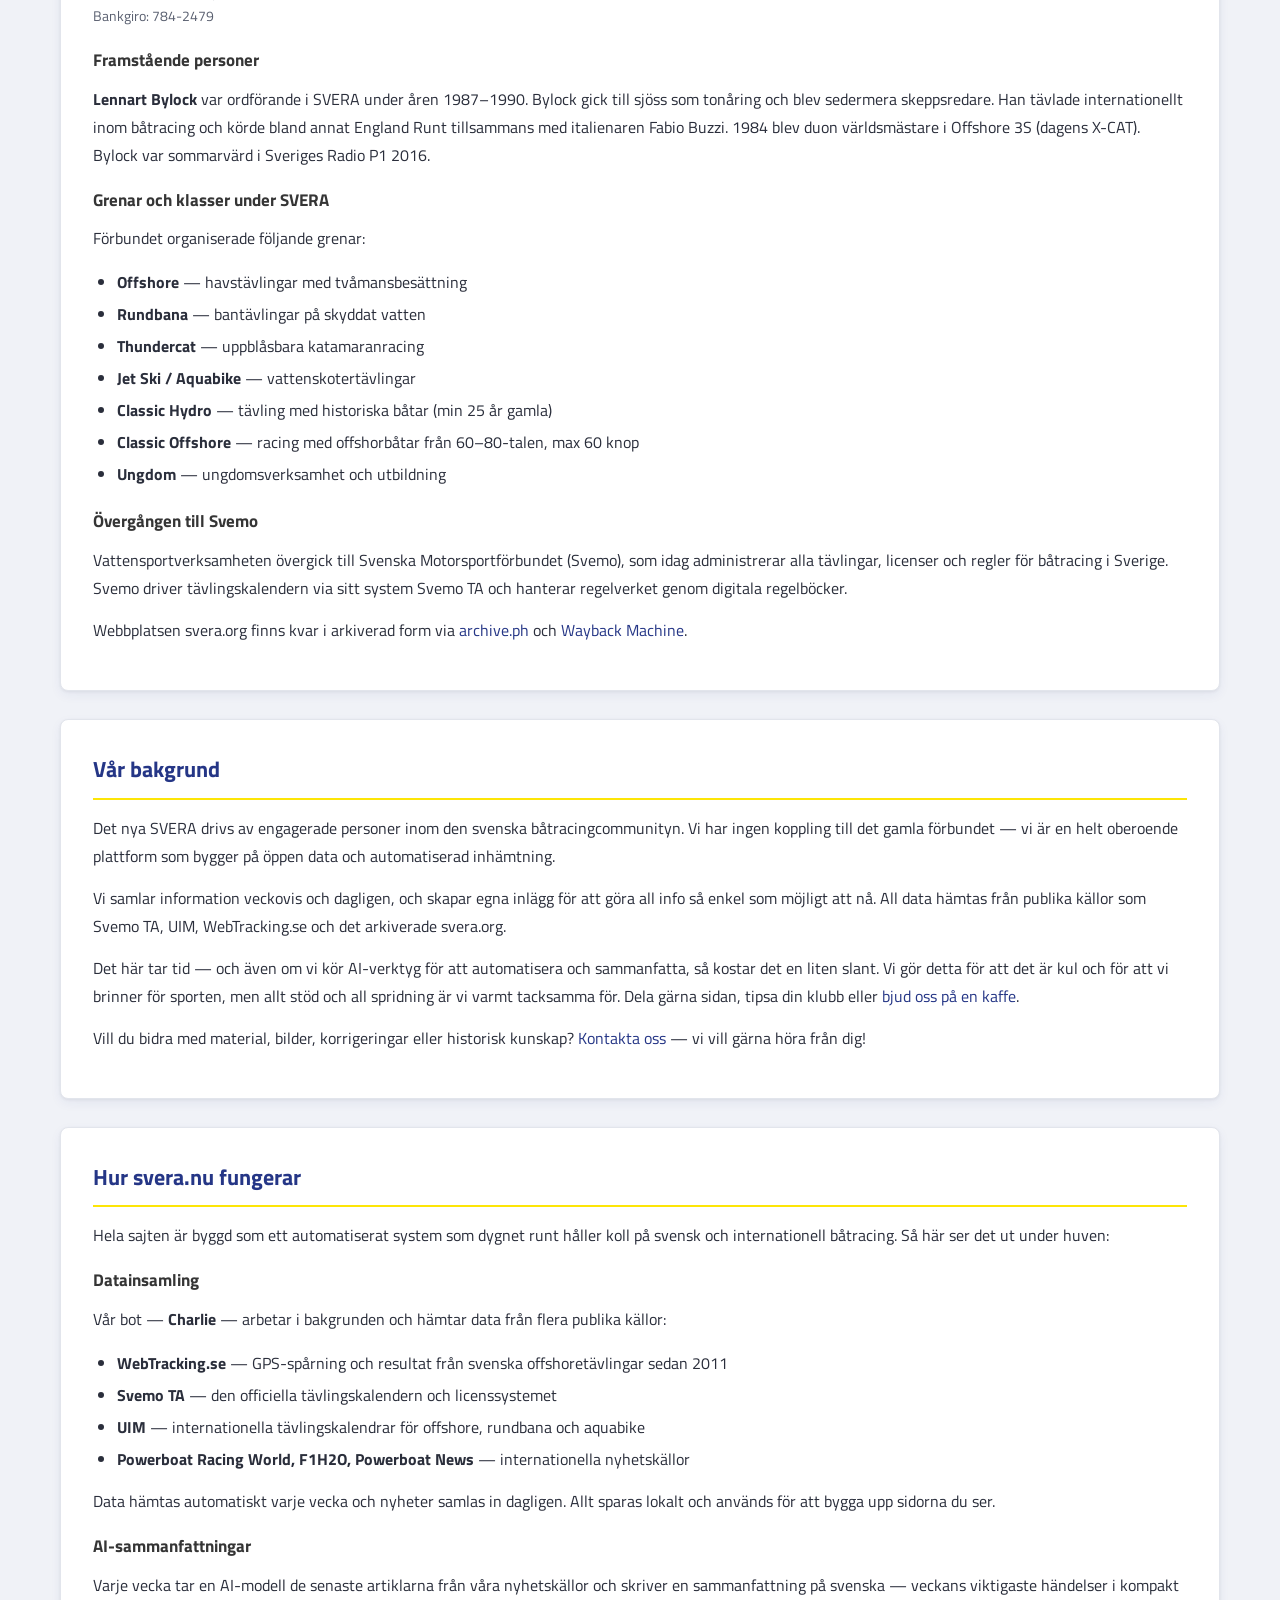
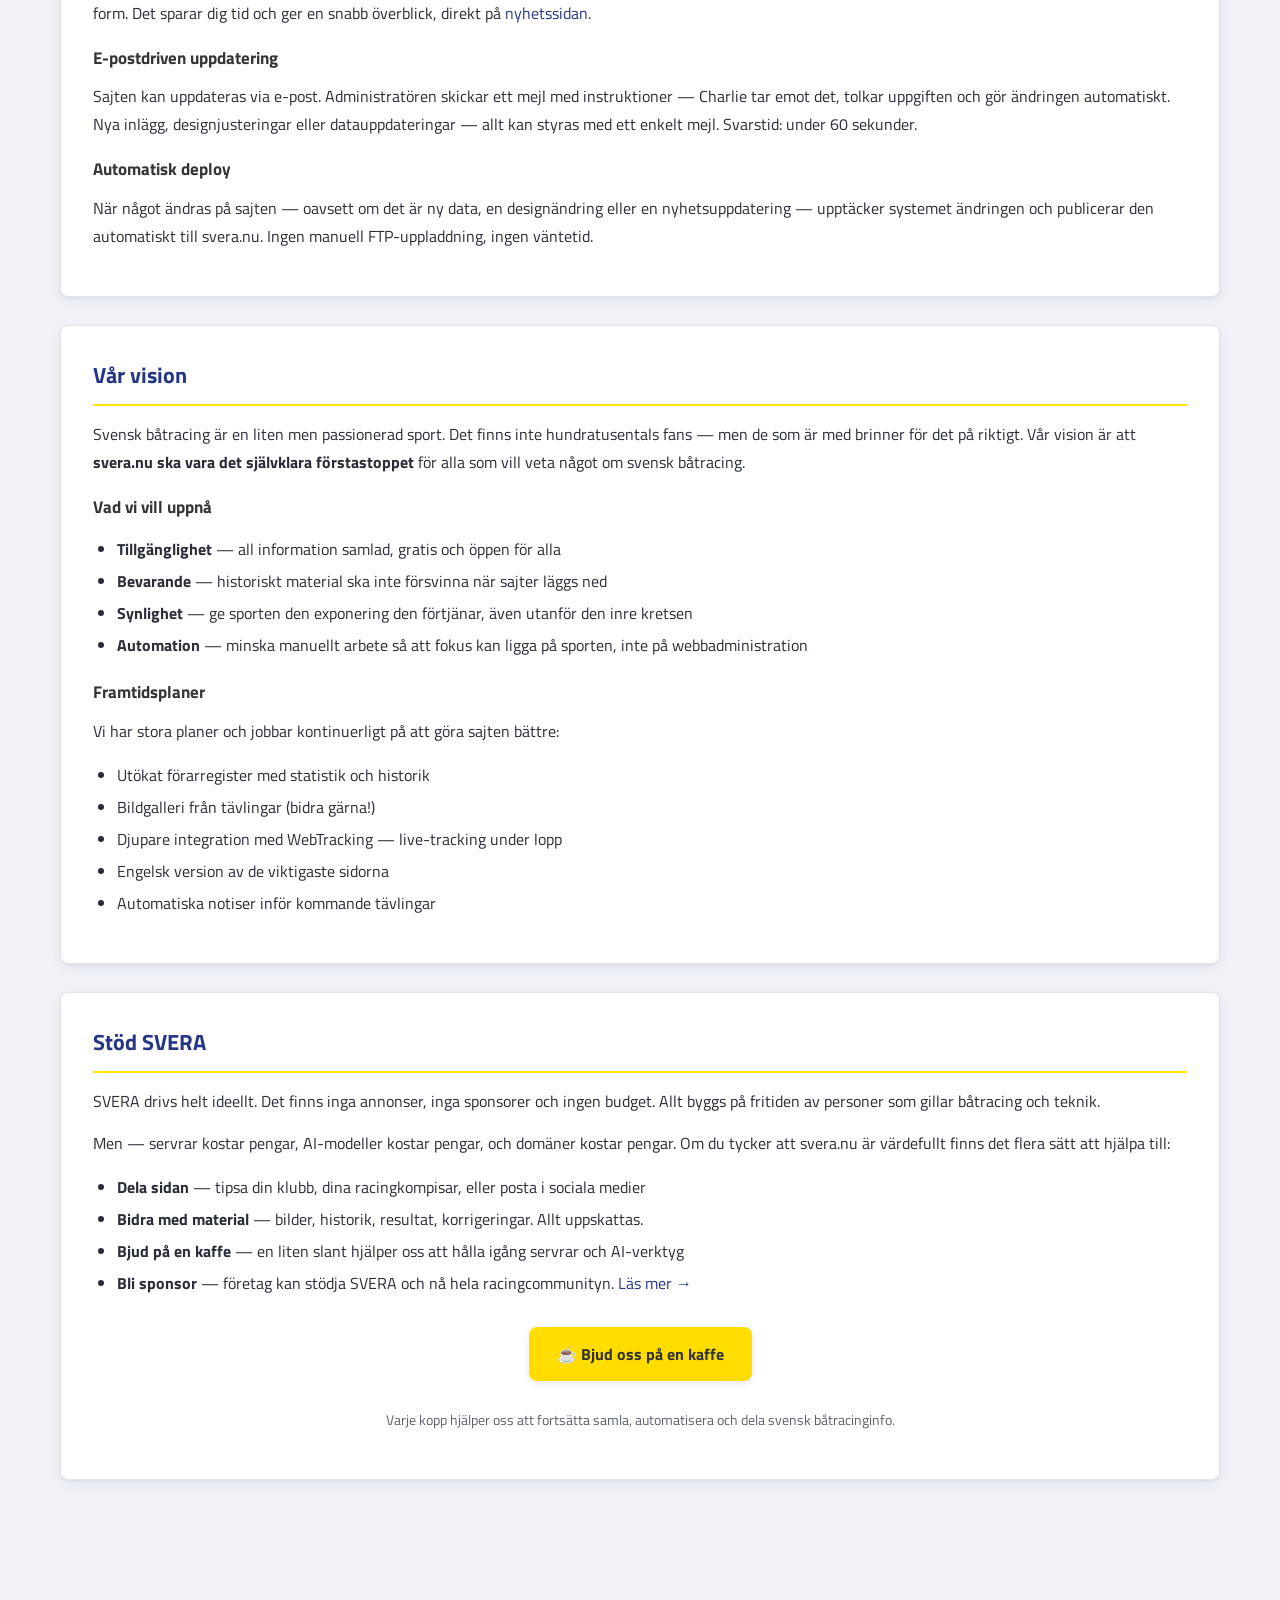
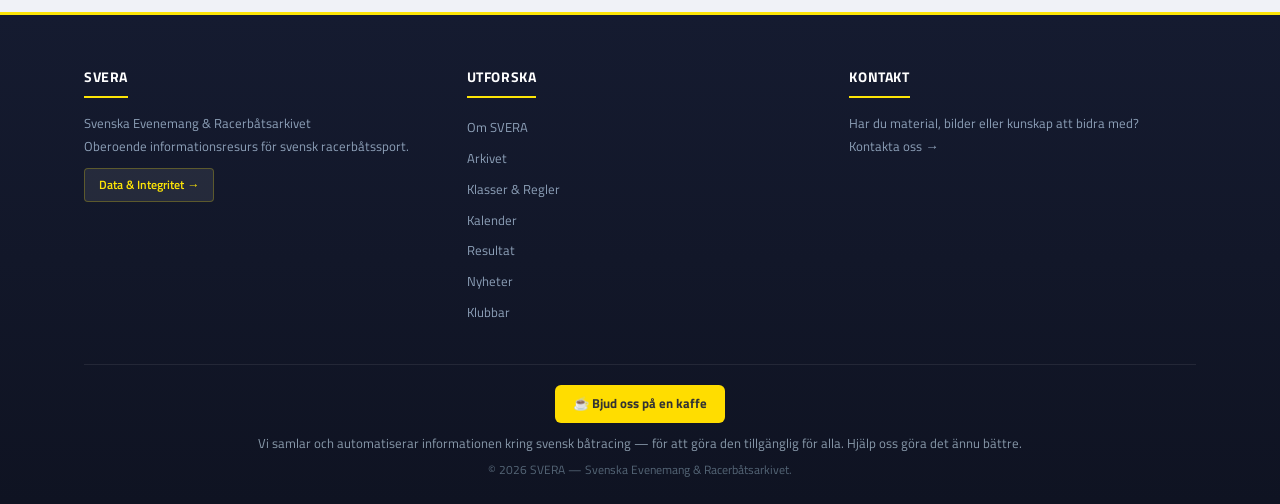
<file: om.html>
<!DOCTYPE html>
<html lang="sv">
<head>
  <meta charset="UTF-8">
  <meta name="viewport" content="width=device-width, initial-scale=1.0">
  <title>Om SVERA — Svenska Evenemang &amp; Racerbåtsarkivet</title>
  <meta name="description" content="Om SVERA — från Svenska Racerbåtförbundet till en oberoende informationsplattform för svensk båtracing.">
  <meta property="og:title" content="Om SVERA — Svenska Evenemang &amp; Racerbåtsarkivet">
  <meta property="og:description" content="Om SVERA — från Svenska Racerbåtförbundet till en oberoende informationsplattform för svensk båtracing.">
  <meta property="og:type" content="website">
  <meta property="og:url" content="https://www.svera.nu/om.html">
  <meta property="og:locale" content="sv_SE">
  <link rel="icon" type="image/x-icon" href="favicon.ico">
  <link rel="icon" type="image/png" sizes="32x32" href="assets/images/favicon-32x32.png">
  <link rel="icon" type="image/png" sizes="16x16" href="assets/images/favicon-16x16.png">
  <link rel="apple-touch-icon" sizes="180x180" href="assets/images/apple-touch-icon.png">
  <link rel="stylesheet" href="assets/css/style.css">
</head>
<body>

<a href="#main" class="skip-link">Hoppa till innehåll</a>
<div class="top-bar"><div class="container"><span>Oberoende informationsresurs sedan 2026</span></div></div>

<header class="site-header">
  <div class="container">
    <div class="header-inner">
      <a href="/" class="logo">
        <img class="logo-img" src="assets/images/svera-logo.png" alt="SVERA">
        <div class="logo-text"><h1>SVERA</h1><span class="tagline">Svenska Evenemang &amp; Racerbåtsarkivet</span></div>
      </a>
      <button class="hamburger" aria-label="Meny"><span></span><span></span><span></span></button>
    </div>
  </div>
  <nav class="main-nav">
    <div class="container">
      <ul class="nav-list">
        <li><a href="/">Hem</a></li>
        <li>
          <a href="/om" class="active">Om SVERA</a>
          <ul class="dropdown">
            <li><a href="/om">Om SVERA</a></li>
            <li><a href="/sponsorer">Sponsorer &amp; Partners</a></li>
          </ul>
        </li>
        <li><a href="/arkivet">Arkivet</a></li>
        <li><a href="/klasser">Klasser &amp; Regler</a></li>
        <li><a href="/kalender">Kalender</a></li>
        <li><a href="/resultat">Resultat</a></li>
        <li>
          <a href="/nyheter">Nyheter</a>
          <ul class="dropdown">
            <li><a href="/nyheter">Nyheter</a></li>
            <li><a href="/social">Social</a></li>
          </ul>
        </li>
        <li><a href="/klubbar">Klubbar</a></li>
        <li><a href="/kontakt">Kontakt</a></li>
      </ul>
    </div>
  </nav>
</header>

<section class="hero" style="padding:30px 0 24px;">
  <div class="container">
    <span class="hero-badge">Om oss</span>
    <h2>Om SVERA</h2>
    <p>Från Svenska Racerbåtförbundet till en oberoende informationsplattform — historien om SVERA och vår vision.</p>
  </div>
</section>

<div class="container page-content" id="main">

  <!-- Nya SVERA -->
  <div class="content-block" id="mission">
    <h2>Det nya SVERA — Svenska Evenemang &amp; Racerbåtsarkivet</h2>
    <p>SVERA lanserades 2026 som en oberoende informationsplattform för alla som intresserar sig för svensk båtracing. Vi är inte ett förbund, inte en myndighet — vi är en resurs skapad av entusiaster för entusiaster.</p>
    <p>Vår mission är enkel: <strong>att göra information om svensk båtracing tillgänglig för alla</strong>. Tävlingsresultat, kalender, regler, klubbar och historia — allt samlat på ett ställe. Oavsett om du är aktiv tävlingsförare, nyfiken nybörjare, funktionär eller nostalgisk veteran.</p>
    <h3>Varför SVERA behövs</h3>
    <p>När det gamla Svenska Racerbåtförbundet (SVERA) lades ned och verksamheten övergick till Svemo, försvann den samlade informationsplatsen som förbundets hemsida svera.org utgjorde. Information blev utspridd, svårtillgänglig och svår att hitta. Historiska resultat, förarregister och klassbeskrivningar riskerade att gå förlorade.</p>
    <p>Det nya SVERA fyller det tomrummet. Vi samlar, arkiverar och tillgängliggör informationen — automatiskt och kontinuerligt. Vår webbplats uppdateras dagligen med data från Svemo TA, UIM, WebTracking.se och andra källor.</p>
    <h3>Vad vi gör</h3>
    <ul style="margin:12px 0;padding-left:24px;line-height:2;">
      <li><strong>Tävlingskalender</strong> — automatiskt uppdaterad från Svemo TA och UIM</li>
      <li><strong>Resultat &amp; GPS-tracking</strong> — automatiskt uppdaterad från WebTracking veckovis, med deltagare och GPS-spårning sedan 2011</li>
      <li><strong>Klasser &amp; regler</strong> — alla svenska och internationella klasser med regelböcker</li>
      <li><strong>Klubbar</strong> — översikt över aktiva båtracingklubbar i Sverige</li>
      <li><strong>Arkivet</strong> — historiskt material bevarat från gamla svera.org, mera kommer!</li>
    </ul>
  </div>

  <!-- Gamla SVERA -->
  <div class="content-block" id="historia">
    <h2>Det gamla SVERA — Svenska Racerbåtförbundet</h2>
    <p>Det ursprungliga SVERA — <strong>Svenska Racerbåtförbundet</strong> — var det nationella förbundet för tävlingsbåtsport i Sverige. Förbundet administrerade alla tävlingsgrenar inom motorbåtsracing: offshore, rundbana, aquabike (jet ski), thundercat och classic.</p>

    <h3>Organisation</h3>
    <p>SVERA var ett specialidrottsförbund under Riksidrottsförbundet (RF) och hade sin verksamhet organiserad genom regionala SDF-distrikt. Förbundet ansvarade för licenser, tävlingstillstånd, regelverk och internationell representation genom UIM (Union Internationale Motonautique).</p>
    <p>Under åren hade förbundet sina kontor på olika adresser i Stockholm — bland annat Marbacksgatan 19 i Farsta och senare Skånsbrogatan 7/Östgötagatan 98D i Stockholm.</p>

    <h3>Kontaktuppgifter (historiska)</h3>
    <p style="font-size:0.85rem;color:var(--text-light);">
      Svenska Racerbåtförbundet<br>
      E-post: info(at)svera.nu<br>
      Koordinator: Jamie Sporndli<br>
      Bankgiro: 784-2479
    </p>

    <h3>Framstående personer</h3>
    <p><strong>Lennart Bylock</strong> var ordförande i SVERA under åren 1987–1990. Bylock gick till sjöss som tonåring och blev sedermera skeppsredare. Han tävlade internationellt inom båtracing och körde bland annat England Runt tillsammans med italienaren Fabio Buzzi. 1984 blev duon världsmästare i Offshore 3S (dagens X-CAT). Bylock var sommarvärd i Sveriges Radio P1 2016.</p>

    <h3>Grenar och klasser under SVERA</h3>
    <p>Förbundet organiserade följande grenar:</p>
    <ul style="margin:12px 0;padding-left:24px;line-height:2;">
      <li><strong>Offshore</strong> — havstävlingar med tvåmansbesättning</li>
      <li><strong>Rundbana</strong> — bantävlingar på skyddat vatten</li>
      <li><strong>Thundercat</strong> — uppblåsbara katamaranracing</li>
      <li><strong>Jet Ski / Aquabike</strong> — vattenskotertävlingar</li>
      <li><strong>Classic Hydro</strong> — tävling med historiska båtar (min 25 år gamla)</li>
      <li><strong>Classic Offshore</strong> — racing med offshorbåtar från 60–80-talen, max 60 knop</li>
      <li><strong>Ungdom</strong> — ungdomsverksamhet och utbildning</li>
    </ul>

    <h3>Övergången till Svemo</h3>
    <p>Vattensportverksamheten övergick till Svenska Motorsportförbundet (Svemo), som idag administrerar alla tävlingar, licenser och regler för båtracing i Sverige. Svemo driver tävlingskalendern via sitt system Svemo TA och hanterar regelverket genom digitala regelböcker.</p>
    <p>Webbplatsen svera.org finns kvar i arkiverad form via <a href="https://archive.ph/FGsei" target="_blank" rel="noopener">archive.ph</a> och <a href="https://web.archive.org/web/2021*/https://www.svera.org/*" target="_blank" rel="noopener">Wayback Machine</a>.</p>
  </div>

  <!-- Bakgrund -->
  <div class="content-block" id="bakgrund">
    <h2>Vår bakgrund</h2>
    <p>Det nya SVERA drivs av engagerade personer inom den svenska båtracingcommunityn. Vi har ingen koppling till det gamla förbundet — vi är en helt oberoende plattform som bygger på öppen data och automatiserad inhämtning.</p>
    <p>Vi samlar information veckovis och dagligen, och skapar egna inlägg för att göra all info så enkel som möjligt att nå. All data hämtas från publika källor som Svemo TA, UIM, WebTracking.se och det arkiverade svera.org.</p>
    <p>Det här tar tid — och även om vi kör AI-verktyg för att automatisera och sammanfatta, så kostar det en liten slant. Vi gör detta för att det är kul och för att vi brinner för sporten, men allt stöd och all spridning är vi varmt tacksamma för. Dela gärna sidan, tipsa din klubb eller <a href="https://buymeacoffee.com/theralley" target="_blank" rel="noopener">bjud oss på en kaffe</a>.</p>
    <p>Vill du bidra med material, bilder, korrigeringar eller historisk kunskap? <a href="/kontakt">Kontakta oss</a> — vi vill gärna höra från dig!</p>
  </div>

  <!-- Hur det funkar -->
  <div class="content-block" id="teknik">
    <h2>Hur svera.nu fungerar</h2>
    <p>Hela sajten är byggd som ett automatiserat system som dygnet runt håller koll på svensk och internationell båtracing. Så här ser det ut under huven:</p>

    <h3>Datainsamling</h3>
    <p>Vår bot — <strong>Charlie</strong> — arbetar i bakgrunden och hämtar data från flera publika källor:</p>
    <ul style="margin:12px 0;padding-left:24px;line-height:2;">
      <li><strong>WebTracking.se</strong> — GPS-spårning och resultat från svenska offshoretävlingar sedan 2011</li>
      <li><strong>Svemo TA</strong> — den officiella tävlingskalendern och licenssystemet</li>
      <li><strong>UIM</strong> — internationella tävlingskalendrar för offshore, rundbana och aquabike</li>
      <li><strong>Powerboat Racing World, F1H2O, Powerboat News</strong> — internationella nyhetskällor</li>
    </ul>
    <p>Data hämtas automatiskt varje vecka och nyheter samlas in dagligen. Allt sparas lokalt och används för att bygga upp sidorna du ser.</p>

    <h3>AI-sammanfattningar</h3>
    <p>Varje vecka tar en AI-modell de senaste artiklarna från våra nyhetskällor och skriver en sammanfattning på svenska — veckans viktigaste händelser i kompakt form. Det sparar dig tid och ger en snabb överblick, direkt på <a href="/nyheter">nyhetssidan</a>.</p>

    <h3>E-postdriven uppdatering</h3>
    <p>Sajten kan uppdateras via e-post. Administratören skickar ett mejl med instruktioner — Charlie tar emot det, tolkar uppgiften och gör ändringen automatiskt. Nya inlägg, designjusteringar eller datauppdateringar — allt kan styras med ett enkelt mejl. Svarstid: under 60 sekunder.</p>

    <h3>Automatisk deploy</h3>
    <p>När något ändras på sajten — oavsett om det är ny data, en designändring eller en nyhetsuppdatering — upptäcker systemet ändringen och publicerar den automatiskt till svera.nu. Ingen manuell FTP-uppladdning, ingen väntetid.</p>
  </div>

  <!-- Visionen -->
  <div class="content-block" id="vision">
    <h2>Vår vision</h2>
    <p>Svensk båtracing är en liten men passionerad sport. Det finns inte hundratusentals fans — men de som är med brinner för det på riktigt. Vår vision är att <strong>svera.nu ska vara det självklara förstastoppet</strong> för alla som vill veta något om svensk båtracing.</p>

    <h3>Vad vi vill uppnå</h3>
    <ul style="margin:12px 0;padding-left:24px;line-height:2;">
      <li><strong>Tillgänglighet</strong> — all information samlad, gratis och öppen för alla</li>
      <li><strong>Bevarande</strong> — historiskt material ska inte försvinna när sajter läggs ned</li>
      <li><strong>Synlighet</strong> — ge sporten den exponering den förtjänar, även utanför den inre kretsen</li>
      <li><strong>Automation</strong> — minska manuellt arbete så att fokus kan ligga på sporten, inte på webbadministration</li>
    </ul>

    <h3>Framtidsplaner</h3>
    <p>Vi har stora planer och jobbar kontinuerligt på att göra sajten bättre:</p>
    <ul style="margin:12px 0;padding-left:24px;line-height:2;">
      <li>Utökat förarregister med statistik och historik</li>
      <li>Bildgalleri från tävlingar (bidra gärna!)</li>
      <li>Djupare integration med WebTracking — live-tracking under lopp</li>
      <li>Engelsk version av de viktigaste sidorna</li>
      <li>Automatiska notiser inför kommande tävlingar</li>
    </ul>
  </div>

  <!-- Stöd oss -->
  <div class="content-block" id="stod">
    <h2>Stöd SVERA</h2>
    <p>SVERA drivs helt ideellt. Det finns inga annonser, inga sponsorer och ingen budget. Allt byggs på fritiden av personer som gillar båtracing och teknik.</p>
    <p>Men — servrar kostar pengar, AI-modeller kostar pengar, och domäner kostar pengar. Om du tycker att svera.nu är värdefullt finns det flera sätt att hjälpa till:</p>

    <ul style="margin:12px 0;padding-left:24px;line-height:2;">
      <li><strong>Dela sidan</strong> — tipsa din klubb, dina racingkompisar, eller posta i sociala medier</li>
      <li><strong>Bidra med material</strong> — bilder, historik, resultat, korrigeringar. Allt uppskattas.</li>
      <li><strong>Bjud på en kaffe</strong> — en liten slant hjälper oss att hålla igång servrar och AI-verktyg</li>
      <li><strong>Bli sponsor</strong> — företag kan stödja SVERA och nå hela racingcommunityn. <a href="/sponsorer">Läs mer &rarr;</a></li>
    </ul>

    <div style="text-align:center;margin:28px 0;">
      <a href="https://buymeacoffee.com/theralley" target="_blank" rel="noopener" style="display:inline-flex;align-items:center;gap:8px;background:#FFDD00;color:#333;padding:14px 28px;border-radius:8px;font-size:1rem;font-weight:700;text-decoration:none;transition:all 0.2s;box-shadow:0 2px 8px rgba(0,0,0,0.1);">&#9749; Bjud oss på en kaffe</a>
    </div>

    <p style="text-align:center;font-size:0.85rem;color:var(--text-light);">Varje kopp hjälper oss att fortsätta samla, automatisera och dela svensk båtracinginfo.</p>
  </div>

</div>

<footer class="site-footer">
  <div class="container">
    <div class="footer-grid">
      <div class="footer-col">
        <h3>SVERA</h3>
        <p>Svenska Evenemang &amp; Racerbåtsarkivet</p>
        <p>Oberoende informationsresurs för svensk racerbåtssport.</p>
        <p style="margin-top:10px;"><a href="/policy" style="display:inline-block;background:rgba(255,255,255,0.08);color:#fde506;padding:6px 14px;border-radius:4px;font-size:0.76rem;font-weight:600;text-decoration:none;border:1px solid rgba(253,229,6,0.25);transition:all 0.2s;">Data &amp; Integritet &rarr;</a></p>
      </div>
      <div class="footer-col">
        <h3>Utforska</h3>
        <ul>
          <li><a href="/om">Om SVERA</a></li>
          <li><a href="/arkivet">Arkivet</a></li>
          <li><a href="/klasser">Klasser &amp; Regler</a></li>
          <li><a href="/kalender">Kalender</a></li>
          <li><a href="/resultat">Resultat</a></li>
          <li><a href="/nyheter">Nyheter</a></li>
          <li><a href="/klubbar">Klubbar</a></li>
        </ul>
      </div>
      <div class="footer-col">
        <h3>Kontakt</h3>
        <p>Har du material, bilder eller kunskap att bidra med?</p>
        <p><a href="/kontakt">Kontakta oss &rarr;</a></p>
      </div>
    </div>

    <div class="footer-bottom">
      <div style="margin-bottom:10px;">
        <a href="https://buymeacoffee.com/theralley" target="_blank" rel="noopener" style="display:inline-flex;align-items:center;gap:6px;background:#FFDD00;color:#333;padding:8px 18px;border-radius:6px;font-size:0.82rem;font-weight:700;text-decoration:none;transition:all 0.2s;">&#9749; Bjud oss på en kaffe</a>
      </div>
      <p style="margin-bottom:6px;font-size:0.8rem;color:#8899aa;">Vi samlar och automatiserar informationen kring svensk båtracing — för att göra den tillgänglig för alla. Hjälp oss göra det ännu bättre.</p>
      &copy; 2026 SVERA — Svenska Evenemang &amp; Racerbåtsarkivet.
    </div>
  </div>
</footer>

<script src="assets/js/main.js"></script>
</body>
</html>
</file>
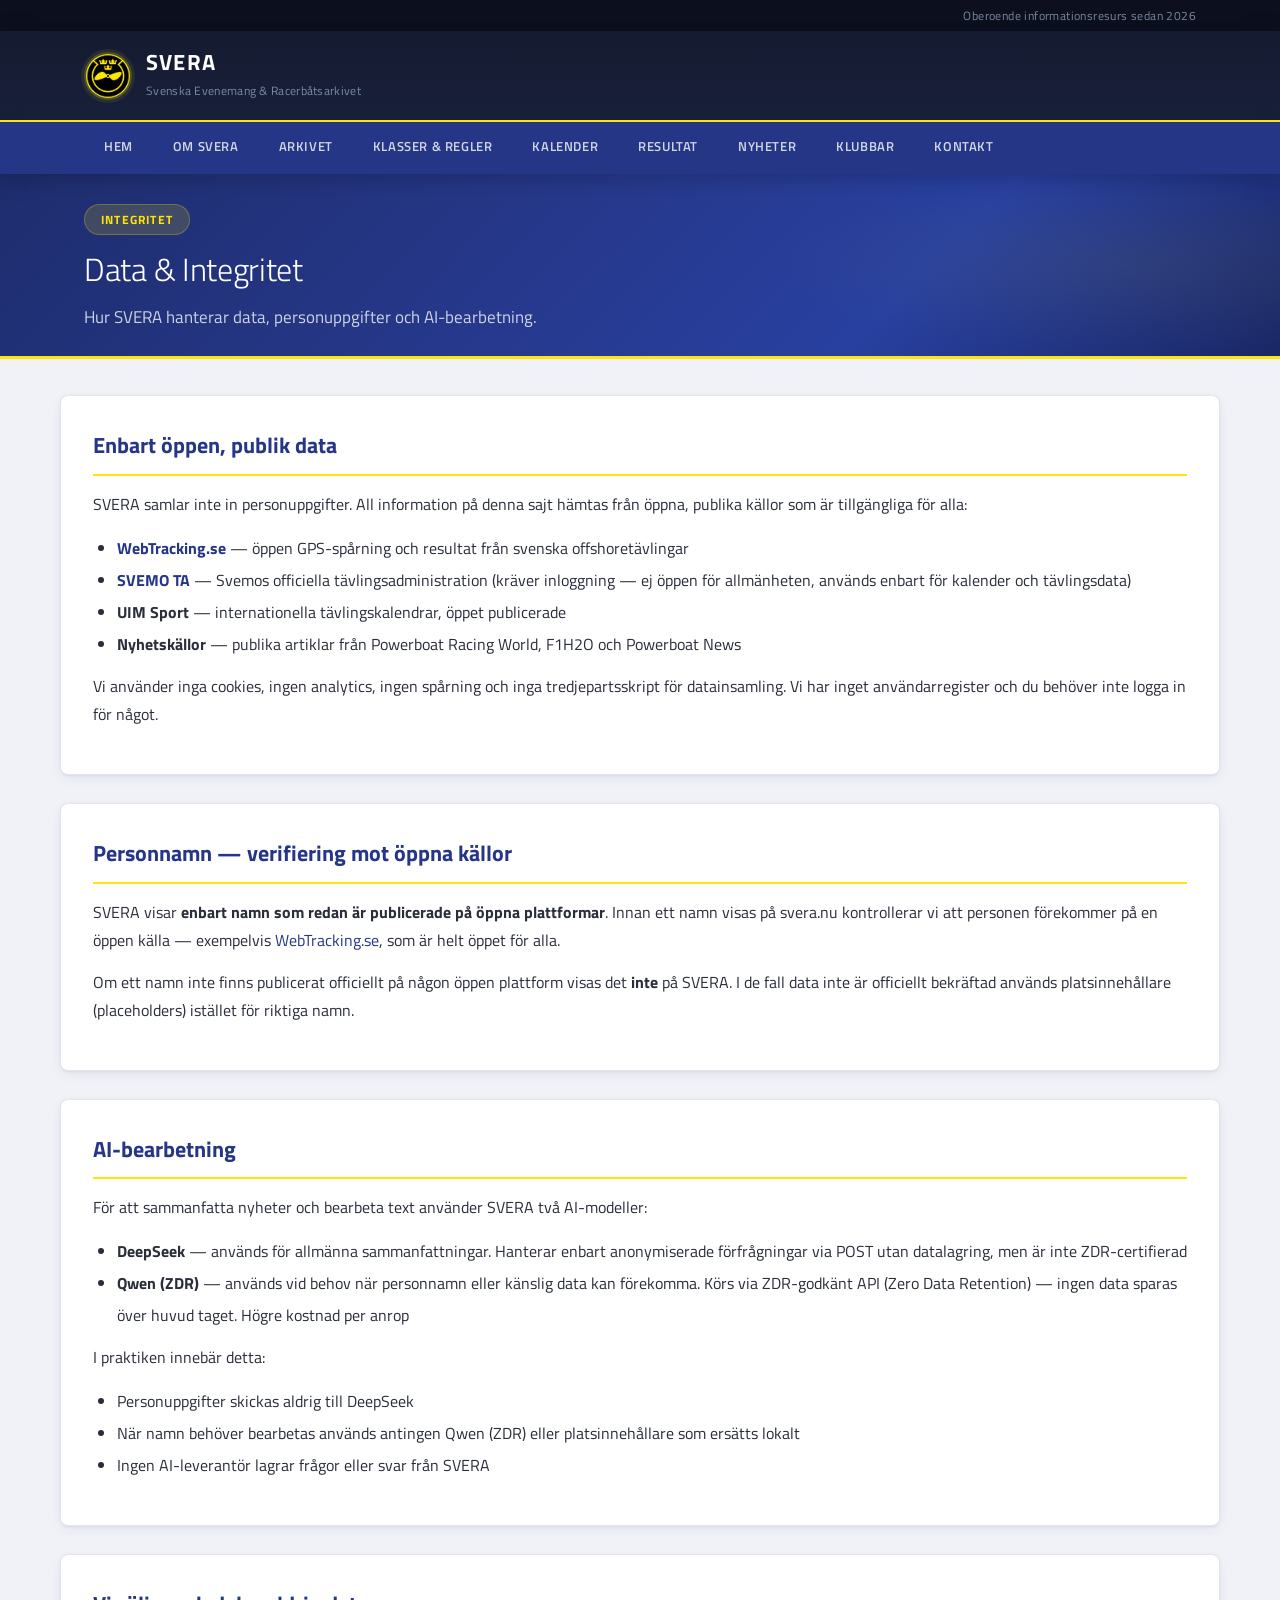
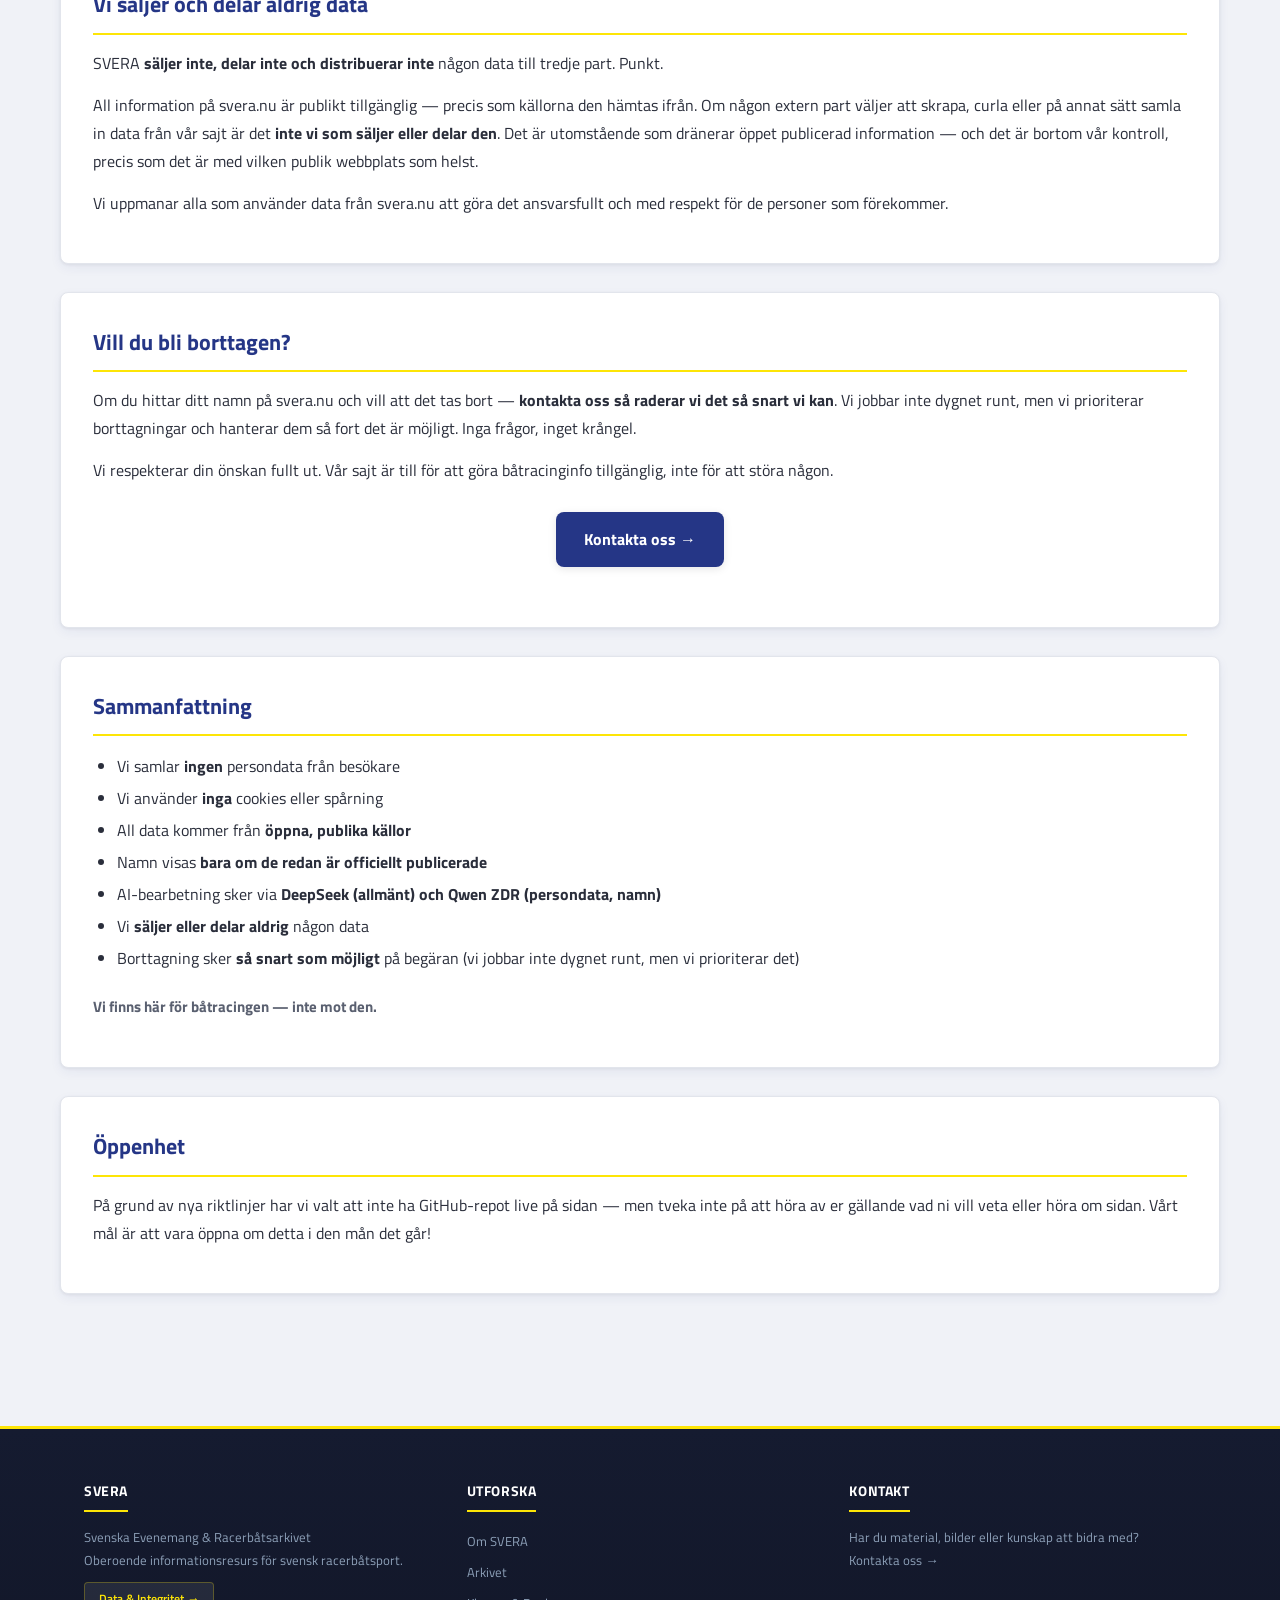
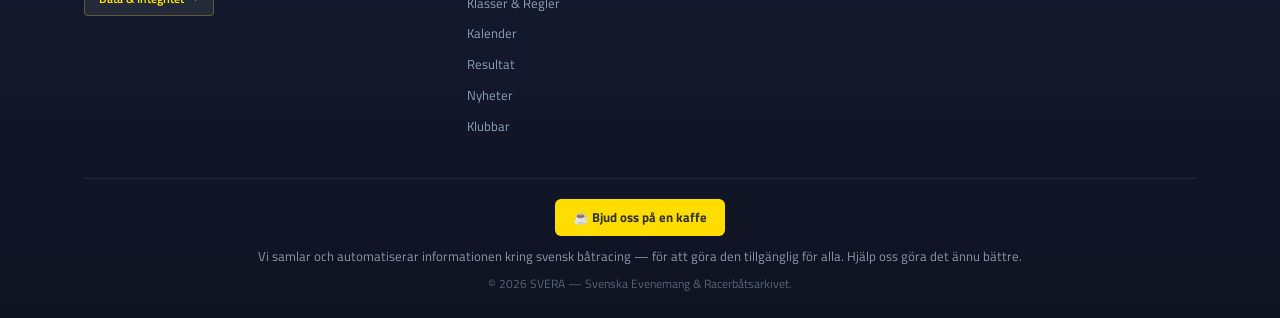
<file: policy.html>
<!DOCTYPE html>
<html lang="sv">
<head>
  <meta charset="UTF-8">
  <meta name="viewport" content="width=device-width, initial-scale=1.0">
  <title>Data &amp; Integritet — SVERA</title>
  <meta name="description" content="SVERAs datapolicy och integritetsinformation. Vi använder enbart öppen, publik data och säljer eller delar aldrig personuppgifter.">
  <meta property="og:title" content="Data &amp; Integritet — SVERA">
  <meta property="og:description" content="SVERAs datapolicy och integritetsinformation. Vi använder enbart öppen, publik data.">
  <meta property="og:type" content="website">
  <meta property="og:url" content="https://www.svera.nu/policy.html">
  <meta property="og:locale" content="sv_SE">
  <link rel="icon" type="image/x-icon" href="favicon.ico">
  <link rel="icon" type="image/png" sizes="32x32" href="assets/images/favicon-32x32.png">
  <link rel="icon" type="image/png" sizes="16x16" href="assets/images/favicon-16x16.png">
  <link rel="apple-touch-icon" sizes="180x180" href="assets/images/apple-touch-icon.png">
  <link rel="stylesheet" href="assets/css/style.css">
</head>
<body>

<a href="#main" class="skip-link">Hoppa till innehåll</a>
<div class="top-bar"><div class="container"><span>Oberoende informationsresurs sedan 2026</span></div></div>

<header class="site-header">
  <div class="container">
    <div class="header-inner">
      <a href="/" class="logo">
        <img class="logo-img" src="assets/images/svera-logo.png" alt="SVERA">
        <div class="logo-text"><h1>SVERA</h1><span class="tagline">Svenska Evenemang &amp; Racerbåtsarkivet</span></div>
      </a>
      <button class="hamburger" aria-label="Meny"><span></span><span></span><span></span></button>
    </div>
  </div>
  <nav class="main-nav">
    <div class="container">
      <ul class="nav-list">
        <li><a href="/">Hem</a></li>
        <li>
          <a href="/om">Om SVERA</a>
          <ul class="dropdown">
            <li><a href="/om">Om SVERA</a></li>
            <li><a href="/sponsorer">Sponsorer &amp; Partners</a></li>
          </ul>
        </li>
        <li><a href="/arkivet">Arkivet</a></li>
        <li><a href="/klasser">Klasser &amp; Regler</a></li>
        <li><a href="/kalender">Kalender</a></li>
        <li><a href="/resultat">Resultat</a></li>
        <li>
          <a href="/nyheter">Nyheter</a>
          <ul class="dropdown">
            <li><a href="/nyheter">Nyheter</a></li>
            <li><a href="/social">Social</a></li>
          </ul>
        </li>
        <li><a href="/klubbar">Klubbar</a></li>
        <li><a href="/kontakt">Kontakt</a></li>
      </ul>
    </div>
  </nav>
</header>

<section class="hero" style="padding:30px 0 24px;">
  <div class="container">
    <span class="hero-badge">Integritet</span>
    <h2>Data &amp; Integritet</h2>
    <p>Hur SVERA hanterar data, personuppgifter och AI-bearbetning.</p>
  </div>
</section>

<div class="container page-content" id="main">

  <div class="content-block">
    <h2>Enbart &ouml;ppen, publik data</h2>
    <p>SVERA samlar inte in personuppgifter. All information p&aring; denna sajt h&auml;mtas fr&aring;n &ouml;ppna, publika k&auml;llor som &auml;r tillg&auml;ngliga f&ouml;r alla:</p>
    <ul style="margin:12px 0;padding-left:24px;line-height:2;">
      <li><strong><a href="https://webtracking.se" target="_blank" rel="noopener">WebTracking.se</a></strong> &mdash; &ouml;ppen GPS-sp&aring;rning och resultat fr&aring;n svenska offshoret&auml;vlingar</li>
      <li><strong><a href="https://ta.svemo.se" target="_blank" rel="noopener">SVEMO TA</a></strong> &mdash; Svemos officiella t&auml;vlingsadministration (kr&auml;ver inloggning &mdash; ej &ouml;ppen f&ouml;r allm&auml;nheten, anv&auml;nds enbart f&ouml;r kalender och t&auml;vlingsdata)</li>
      <li><strong>UIM Sport</strong> &mdash; internationella t&auml;vlingskalendrar, &ouml;ppet publicerade</li>
      <li><strong>Nyhetsk&auml;llor</strong> &mdash; publika artiklar fr&aring;n Powerboat Racing World, F1H2O och Powerboat News</li>
    </ul>
    <p>Vi anv&auml;nder inga cookies, ingen analytics, ingen sp&aring;rning och inga tredjepartsskript f&ouml;r datainsamling. Vi har inget anv&auml;ndarregister och du beh&ouml;ver inte logga in f&ouml;r n&aring;got.</p>
  </div>

  <div class="content-block">
    <h2>Personnamn &mdash; verifiering mot &ouml;ppna k&auml;llor</h2>
    <p>SVERA visar <strong>enbart namn som redan &auml;r publicerade p&aring; &ouml;ppna plattformar</strong>. Innan ett namn visas p&aring; svera.nu kontrollerar vi att personen f&ouml;rekommer p&aring; en &ouml;ppen k&auml;lla &mdash; exempelvis <a href="https://webtracking.se" target="_blank" rel="noopener">WebTracking.se</a>, som &auml;r helt &ouml;ppet f&ouml;r alla.</p>
    <p>Om ett namn inte finns publicerat officiellt p&aring; n&aring;gon &ouml;ppen plattform visas det <strong>inte</strong> p&aring; SVERA. I de fall data inte &auml;r officiellt bekr&auml;ftad anv&auml;nds platsinneh&aring;llare (placeholders) ist&auml;llet f&ouml;r riktiga namn.</p>
  </div>

  <div class="content-block">
    <h2>AI-bearbetning</h2>
    <p>F&ouml;r att sammanfatta nyheter och bearbeta text anv&auml;nder SVERA tv&aring; AI-modeller:</p>
    <ul style="margin:12px 0;padding-left:24px;line-height:2;">
      <li><strong>DeepSeek</strong> &mdash; anv&auml;nds f&ouml;r allm&auml;nna sammanfattningar. Hanterar enbart anonymiserade f&ouml;rfr&aring;gningar via POST utan datalagring, men &auml;r inte ZDR-certifierad</li>
      <li><strong>Qwen (ZDR)</strong> &mdash; anv&auml;nds vid behov n&auml;r personnamn eller k&auml;nslig data kan f&ouml;rekomma. K&ouml;rs via ZDR-godk&auml;nt API (Zero Data Retention) &mdash; ingen data sparas &ouml;ver huvud taget. H&ouml;gre kostnad per anrop</li>
    </ul>
    <p>I praktiken inneb&auml;r detta:</p>
    <ul style="margin:12px 0;padding-left:24px;line-height:2;">
      <li>Personuppgifter skickas aldrig till DeepSeek</li>
      <li>N&auml;r namn beh&ouml;ver bearbetas anv&auml;nds antingen Qwen (ZDR) eller platsinneh&aring;llare som ers&auml;tts lokalt</li>
      <li>Ingen AI-leverant&ouml;r lagrar fr&aring;gor eller svar fr&aring;n SVERA</li>
    </ul>
  </div>

  <div class="content-block">
    <h2>Vi s&auml;ljer och delar aldrig data</h2>
    <p>SVERA <strong>s&auml;ljer inte, delar inte och distribuerar inte</strong> n&aring;gon data till tredje part. Punkt.</p>
    <p>All information p&aring; svera.nu &auml;r publikt tillg&auml;nglig &mdash; precis som k&auml;llorna den h&auml;mtas ifr&aring;n. Om n&aring;gon extern part v&auml;ljer att skrapa, curla eller p&aring; annat s&auml;tt samla in data fr&aring;n v&aring;r sajt &auml;r det <strong>inte vi som s&auml;ljer eller delar den</strong>. Det &auml;r utomst&aring;ende som dr&auml;nerar &ouml;ppet publicerad information &mdash; och det &auml;r bortom v&aring;r kontroll, precis som det &auml;r med vilken publik webbplats som helst.</p>
    <p>Vi uppmanar alla som anv&auml;nder data fr&aring;n svera.nu att g&ouml;ra det ansvarsfullt och med respekt f&ouml;r de personer som f&ouml;rekommer.</p>
  </div>

  <div class="content-block">
    <h2>Vill du bli borttagen?</h2>
    <p>Om du hittar ditt namn p&aring; svera.nu och vill att det tas bort &mdash; <strong>kontakta oss s&aring; raderar vi det s&aring; snart vi kan</strong>. Vi jobbar inte dygnet runt, men vi prioriterar borttagningar och hanterar dem s&aring; fort det &auml;r m&ouml;jligt. Inga fr&aring;gor, inget kr&aring;ngel.</p>
    <p>Vi respekterar din &ouml;nskan fullt ut. V&aring;r sajt &auml;r till f&ouml;r att g&ouml;ra b&aring;tracinginfo tillg&auml;nglig, inte f&ouml;r att st&ouml;ra n&aring;gon.</p>
    <div style="text-align:center;margin:28px 0;">
      <a href="/kontakt" style="display:inline-flex;align-items:center;gap:8px;background:var(--primary);color:#fff;padding:14px 28px;border-radius:8px;font-size:1rem;font-weight:700;text-decoration:none;transition:all 0.2s;box-shadow:0 2px 8px rgba(0,0,0,0.1);">Kontakta oss &rarr;</a>
    </div>
  </div>

  <div class="content-block">
    <h2>Sammanfattning</h2>
    <ul style="margin:12px 0;padding-left:24px;line-height:2;">
      <li>Vi samlar <strong>ingen</strong> persondata fr&aring;n bes&ouml;kare</li>
      <li>Vi anv&auml;nder <strong>inga</strong> cookies eller sp&aring;rning</li>
      <li>All data kommer fr&aring;n <strong>&ouml;ppna, publika k&auml;llor</strong></li>
      <li>Namn visas <strong>bara om de redan &auml;r officiellt publicerade</strong></li>
      <li>AI-bearbetning sker via <strong>DeepSeek (allm&auml;nt) och Qwen ZDR (persondata, namn)</strong></li>
      <li>Vi <strong>s&auml;ljer eller delar aldrig</strong> n&aring;gon data</li>
      <li>Borttagning sker <strong>s&aring; snart som m&ouml;jligt</strong> p&aring; beg&auml;ran (vi jobbar inte dygnet runt, men vi prioriterar det)</li>
    </ul>
    <p style="margin-top:20px;font-size:0.95rem;color:var(--text-light);"><strong>Vi finns h&auml;r f&ouml;r b&aring;tracingen &mdash; inte mot den.</strong></p>
  </div>

  <div class="content-block">
    <h2>&Ouml;ppenhet</h2>
    <p>P&aring; grund av nya riktlinjer har vi valt att inte ha GitHub-repot live p&aring; sidan &mdash; men tveka inte p&aring; att h&ouml;ra av er g&auml;llande vad ni vill veta eller h&ouml;ra om sidan. V&aring;rt m&aring;l &auml;r att vara &ouml;ppna om detta i den m&aring;n det g&aring;r!</p>
  </div>

</div>

<footer class="site-footer">
  <div class="container">
    <div class="footer-grid">
      <div class="footer-col">
        <h3>SVERA</h3>
        <p>Svenska Evenemang &amp; Racerbåtsarkivet</p>
        <p>Oberoende informationsresurs för svensk racerbåtsport.</p>
        <p style="margin-top:10px;"><a href="/policy" style="display:inline-block;background:rgba(255,255,255,0.08);color:#fde506;padding:6px 14px;border-radius:4px;font-size:0.76rem;font-weight:600;text-decoration:none;border:1px solid rgba(253,229,6,0.25);transition:all 0.2s;">Data &amp; Integritet &rarr;</a></p>
      </div>
      <div class="footer-col">
        <h3>Utforska</h3>
        <ul>
          <li><a href="/om">Om SVERA</a></li>
          <li><a href="/arkivet">Arkivet</a></li>
          <li><a href="/klasser">Klasser &amp; Regler</a></li>
          <li><a href="/kalender">Kalender</a></li>
          <li><a href="/resultat">Resultat</a></li>
          <li><a href="/nyheter">Nyheter</a></li>
          <li><a href="/klubbar">Klubbar</a></li>
        </ul>
      </div>
      <div class="footer-col">
        <h3>Kontakt</h3>
        <p>Har du material, bilder eller kunskap att bidra med?</p>
        <p><a href="/kontakt">Kontakta oss &rarr;</a></p>
      </div>
    </div>

    <div class="footer-bottom">
      <div style="margin-bottom:10px;">
        <a href="https://buymeacoffee.com/theralley" target="_blank" rel="noopener" style="display:inline-flex;align-items:center;gap:6px;background:#FFDD00;color:#333;padding:8px 18px;border-radius:6px;font-size:0.82rem;font-weight:700;text-decoration:none;transition:all 0.2s;">&#9749; Bjud oss på en kaffe</a>
      </div>
      <p style="margin-bottom:6px;font-size:0.8rem;color:#8899aa;">Vi samlar och automatiserar informationen kring svensk båtracing — för att göra den tillgänglig för alla. Hjälp oss göra det ännu bättre.</p>
      &copy; 2026 SVERA — Svenska Evenemang &amp; Racerbåtsarkivet.
    </div>
  </div>
</footer>

<script src="assets/js/main.js"></script>
</body>
</html>
</file>
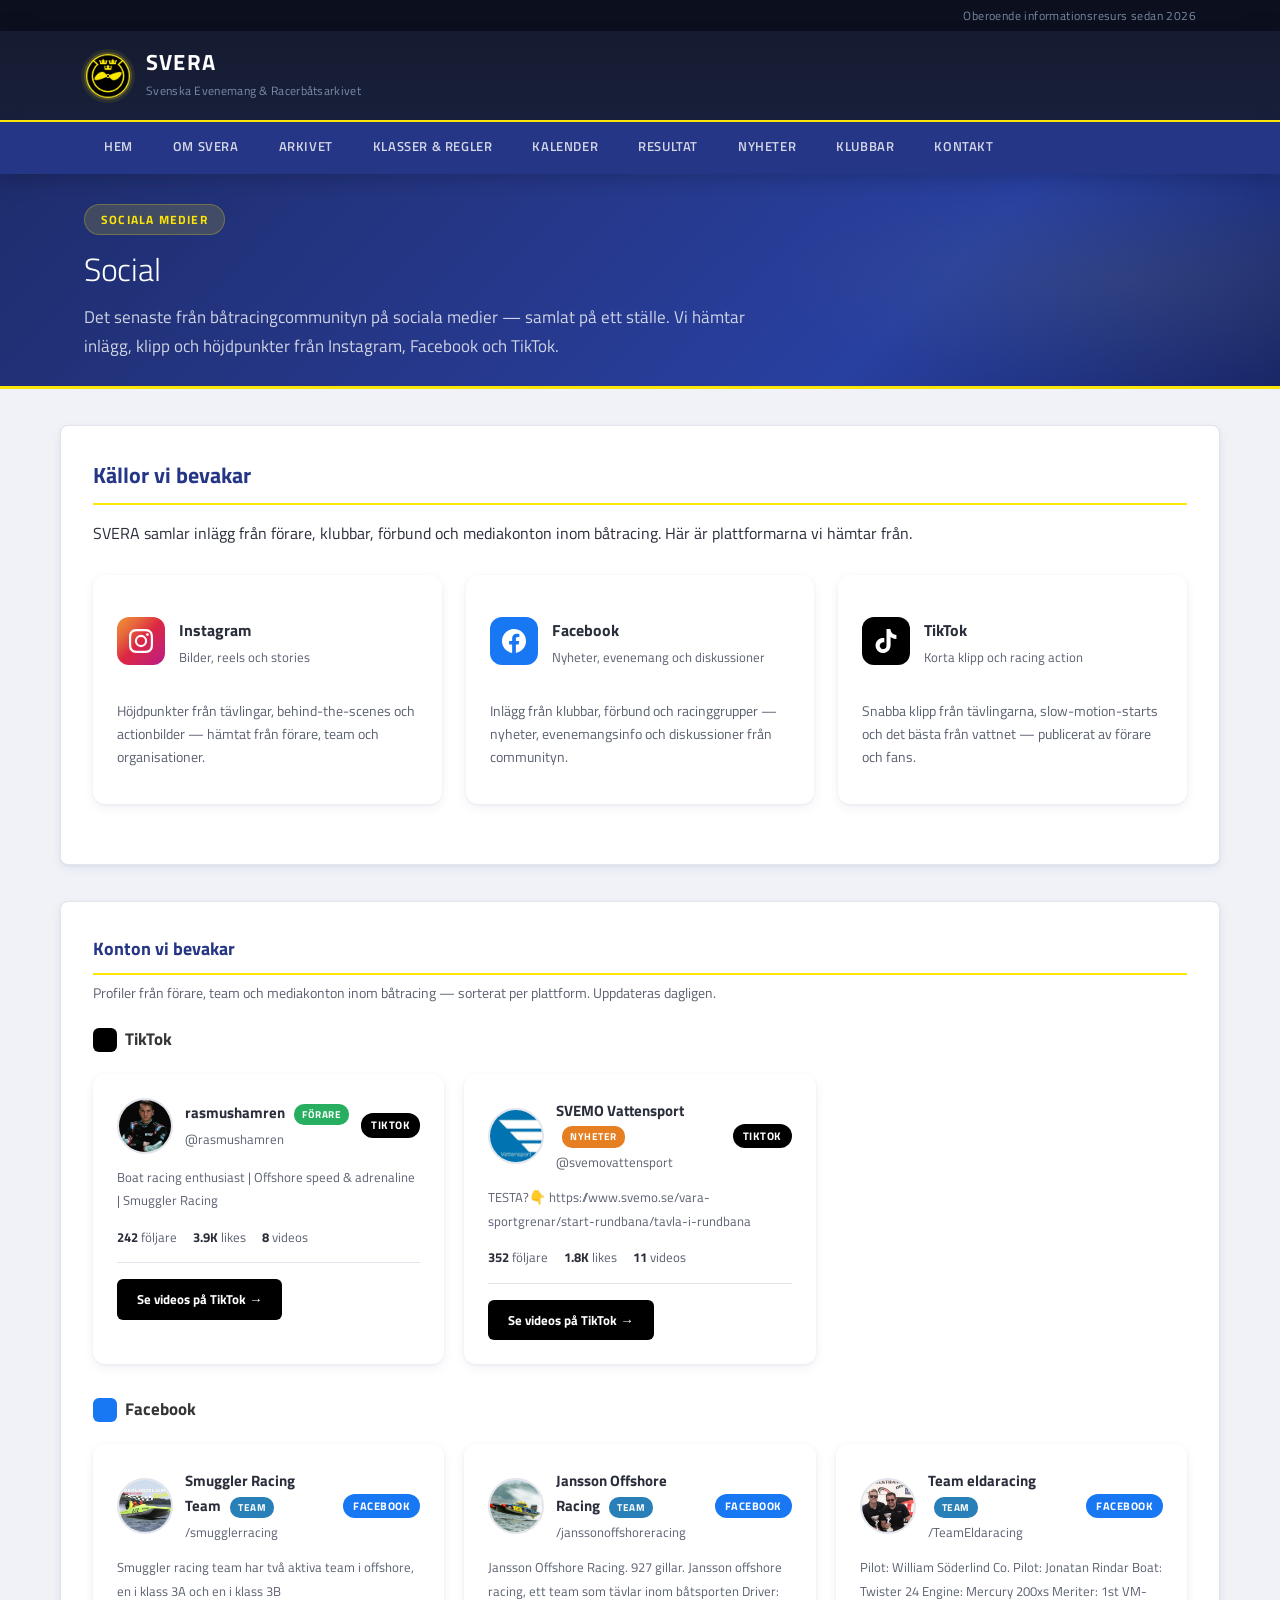
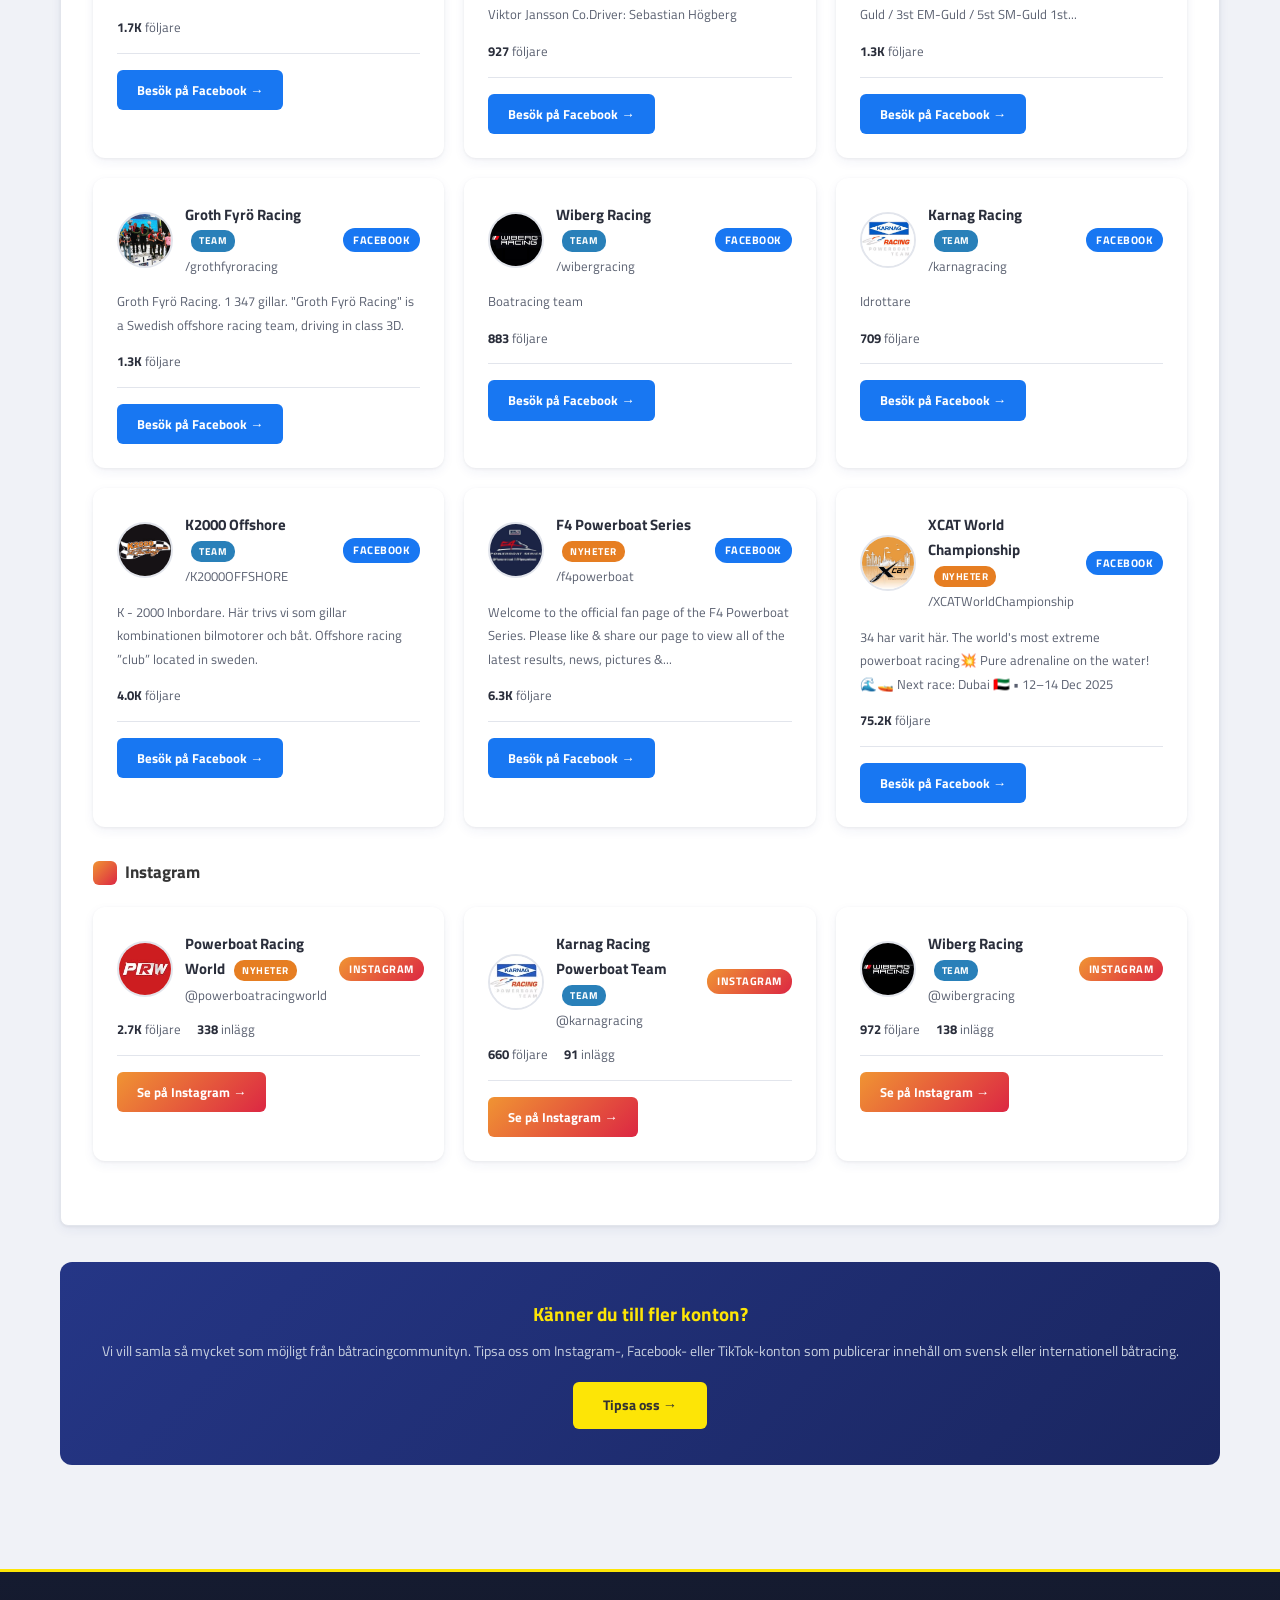
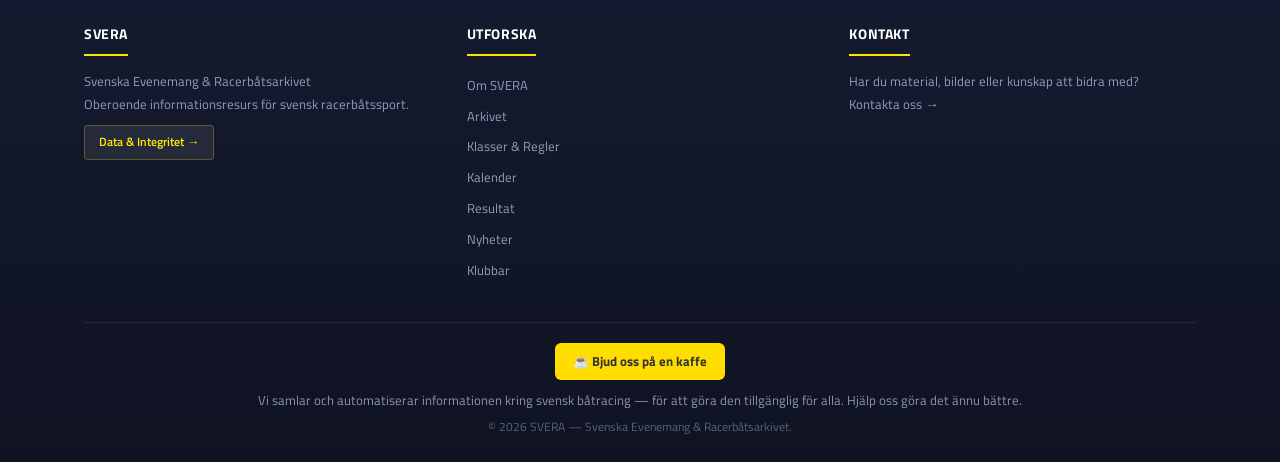
<file: social.html>
<!DOCTYPE html>
<html lang="sv">
<head>
  <meta charset="UTF-8">
  <meta name="viewport" content="width=device-width, initial-scale=1.0">
  <title>Social &mdash; SVERA</title>
  <meta name="description" content="F&ouml;lj SVERA och svensk b&aring;tracing p&aring; sociala medier. Instagram, Facebook och TikTok &mdash; h&ouml;jdpunkter, klipp och bakom kulisserna.">
  <meta property="og:title" content="Social &mdash; SVERA">
  <meta property="og:description" content="F&ouml;lj svensk b&aring;tracing p&aring; Instagram, Facebook och TikTok.">
  <meta property="og:type" content="website">
  <meta property="og:url" content="https://www.svera.nu/social.html">
  <meta property="og:locale" content="sv_SE">
  <link rel="icon" type="image/x-icon" href="favicon.ico">
  <link rel="icon" type="image/png" sizes="32x32" href="assets/images/favicon-32x32.png">
  <link rel="icon" type="image/png" sizes="16x16" href="assets/images/favicon-16x16.png">
  <link rel="apple-touch-icon" sizes="180x180" href="assets/images/apple-touch-icon.png">
  <link rel="stylesheet" href="assets/css/style.css">
  <style>
    .social-platforms { display:grid; grid-template-columns:repeat(auto-fit, minmax(300px, 1fr)); gap:24px; margin:28px 0; }
    .platform-card { background:var(--white); border-radius:var(--radius-lg); box-shadow:var(--shadow); overflow:hidden; transition:all var(--transition); }
    .platform-card:hover { box-shadow:var(--shadow-hover); transform:translateY(-2px); }
    .platform-header { padding:24px 24px 16px; display:flex; align-items:center; gap:14px; }
    .platform-icon { width:48px; height:48px; border-radius:12px; display:flex; align-items:center; justify-content:center; font-size:1.4rem; color:#fff; flex-shrink:0; }
    .platform-icon.instagram { background:linear-gradient(135deg,#f09433,#e6683c,#dc2743,#cc2366,#bc1888); }
    .platform-icon.facebook { background:#1877f2; }
    .platform-icon.tiktok { background:#000; }
    .platform-info h3 { font-size:1rem; color:var(--text); margin-bottom:2px; }
    .platform-info p { font-size:0.82rem; color:var(--text-light); }
    .platform-body { padding:0 24px 24px; }
    .platform-body p { font-size:0.88rem; color:var(--text-light); line-height:1.65; margin-bottom:12px; }
    .platform-link { display:inline-block; padding:10px 22px; border-radius:6px; font-size:0.85rem; font-weight:700; text-decoration:none; transition:all var(--transition); }
    .platform-link:hover { transform:translateY(-1px); filter:brightness(1.1); }
    .platform-link.instagram { background:linear-gradient(135deg,#f09433,#dc2743); color:#fff; }
    .platform-link.facebook { background:#1877f2; color:#fff; }
    .platform-link.tiktok { background:#000; color:#fff; }

    .feed-section { margin-top:36px; }
    .feed-section h2 { font-size:1.1rem; color:var(--primary); margin-bottom:6px; }
    .feed-section > p { font-size:0.88rem; color:var(--text-light); margin-bottom:20px; }
    .feed-grid { display:grid; grid-template-columns:repeat(auto-fill, minmax(280px, 1fr)); gap:20px; margin:20px 0; }
    .feed-placeholder { background:var(--white); border:2px dashed var(--border); border-radius:var(--radius); padding:48px 24px; text-align:center; color:var(--text-light); font-size:0.88rem; line-height:1.6; transition:all var(--transition); }
    .feed-placeholder:hover { border-color:var(--primary); }
    .feed-placeholder strong { display:block; font-size:0.95rem; color:var(--text); margin-bottom:6px; }

    .social-feed-list { display:grid; grid-template-columns:repeat(auto-fill, minmax(300px, 1fr)); gap:20px; margin:20px 0; }
    .social-profile-card { background:var(--white); border-radius:var(--radius-lg); box-shadow:var(--shadow); padding:24px; transition:all var(--transition); }
    .social-profile-card:hover { box-shadow:var(--shadow-hover); transform:translateY(-2px); }
    .social-profile-header { display:flex; align-items:center; gap:12px; margin-bottom:12px; }
    .social-avatar { width:56px; height:56px; border-radius:50%; object-fit:cover; border:2px solid var(--border); }
    .social-profile-info h3 { font-size:0.95rem; color:var(--text); margin:0; }
    .social-handle { font-size:0.82rem; color:var(--text-light); text-decoration:none; }
    .social-handle:hover { color:var(--primary); }
    .social-platform-tag { margin-left:auto; padding:3px 10px; border-radius:12px; font-size:0.7rem; font-weight:700; text-transform:uppercase; letter-spacing:0.5px; color:#fff; flex-shrink:0; }
    .social-platform-tag.tiktok { background:#000; }
    .social-platform-tag.instagram { background:linear-gradient(135deg,#f09433,#dc2743); }
    .social-platform-tag.facebook { background:#1877f2; }
    .social-bio { font-size:0.84rem; color:var(--text-light); line-height:1.55; margin-bottom:14px; }
    .social-stats { display:flex; gap:16px; font-size:0.82rem; color:var(--text-light); margin-bottom:16px; padding-bottom:14px; border-bottom:1px solid var(--border); }
    .social-stats strong { color:var(--text); }
    .social-visit-btn { display:inline-block; padding:9px 20px; border-radius:6px; font-size:0.84rem; font-weight:700; text-decoration:none; transition:all var(--transition); }
    .social-visit-btn:hover { transform:translateY(-1px); filter:brightness(1.1); }
    .social-visit-btn.tiktok { background:#000; color:#fff; }
    .social-visit-btn.instagram { background:linear-gradient(135deg,#f09433,#dc2743); color:#fff; }
    .social-visit-btn.facebook { background:#1877f2; color:#fff; }
    .social-tag { display:inline-block; padding:2px 8px; border-radius:10px; font-size:0.65rem; font-weight:700; text-transform:uppercase; letter-spacing:0.5px; color:#fff; vertical-align:middle; margin-left:6px; }
    .social-platform-section { margin-bottom:32px; }
    .social-section-title { font-size:1rem; color:var(--text); margin-bottom:14px; display:flex; align-items:center; gap:8px; }
    .social-section-icon { width:24px; height:24px; border-radius:6px; display:inline-block; flex-shrink:0; }
    .social-section-icon.instagram { background:linear-gradient(135deg,#f09433,#dc2743); }
    .social-section-icon.facebook { background:#1877f2; }
    .social-section-icon.tiktok { background:#000; }

    .accounts-section { margin-top:36px; }
    .accounts-table { width:100%; border-collapse:collapse; font-size:0.86rem; margin:16px 0; }
    .accounts-table thead { background:var(--primary); color:#fff; }
    .accounts-table th { padding:10px 16px; text-align:left; font-size:0.76rem; text-transform:uppercase; letter-spacing:0.5px; font-weight:700; }
    .accounts-table td { padding:10px 16px; border-bottom:1px solid var(--border); color:var(--text); }
    .accounts-table tbody tr:hover { background:rgba(37,54,134,0.03); }
    .accounts-table a { color:var(--primary); font-weight:600; }

    .cta-box { background:linear-gradient(135deg,#253686 0%,#1a2660 100%); color:#fff; border-radius:var(--radius-lg); padding:36px; text-align:center; margin-top:36px; }
    .cta-box h2 { color:#fde506; font-size:1.2rem; margin-bottom:10px; }
    .cta-box p { color:#c8d0e0; font-size:0.9rem; line-height:1.65; margin-bottom:18px; }
    .cta-box a.btn { display:inline-block; padding:12px 30px; background:var(--accent); color:#333; border-radius:6px; font-weight:700; font-size:0.9rem; text-decoration:none; transition:all var(--transition); }
    .cta-box a.btn:hover { background:#fff; color:var(--primary); transform:translateY(-1px); }
  </style>
</head>
<body>

<a href="#main" class="skip-link">Hoppa till inneh&aring;ll</a>
<div class="top-bar"><div class="container"><span>Oberoende informationsresurs sedan 2026</span></div></div>

<header class="site-header">
  <div class="container">
    <div class="header-inner">
      <a href="/" class="logo">
        <img class="logo-img" src="assets/images/svera-logo.png" alt="SVERA">
        <div class="logo-text"><h1>SVERA</h1><span class="tagline">Svenska Evenemang &amp; Racerb&aring;tsarkivet</span></div>
      </a>
      <button class="hamburger" aria-label="Meny"><span></span><span></span><span></span></button>
    </div>
  </div>
  <nav class="main-nav">
    <div class="container">
      <ul class="nav-list">
        <li><a href="/">Hem</a></li>
        <li>
          <a href="/om">Om SVERA</a>
          <ul class="dropdown">
            <li><a href="/om">Om SVERA</a></li>
            <li><a href="/sponsorer">Sponsorer &amp; Partners</a></li>
          </ul>
        </li>
        <li><a href="/arkivet">Arkivet</a></li>
        <li><a href="/klasser">Klasser &amp; Regler</a></li>
        <li><a href="/kalender">Kalender</a></li>
        <li><a href="/resultat">Resultat</a></li>
        <li>
          <a href="/nyheter">Nyheter</a>
          <ul class="dropdown">
            <li><a href="/nyheter">Nyheter</a></li>
            <li><a href="/social" class="active">Social</a></li>
          </ul>
        </li>
        <li><a href="/klubbar">Klubbar</a></li>
        <li><a href="/kontakt">Kontakt</a></li>
      </ul>
    </div>
  </nav>
</header>

<section class="hero" style="padding:30px 0 24px;">
  <div class="container">
    <span class="hero-badge">Sociala medier</span>
    <h2>Social</h2>
    <p>Det senaste fr&aring;n b&aring;tracingcommunityn p&aring; sociala medier &mdash; samlat p&aring; ett st&auml;lle. Vi h&auml;mtar inl&auml;gg, klipp och h&ouml;jdpunkter fr&aring;n Instagram, Facebook och TikTok.</p>
  </div>
</section>

<div class="container page-content" id="main">

  <!-- Sources -->
  <div class="content-block">
    <h2>K&auml;llor vi bevakar</h2>
    <p>SVERA samlar inl&auml;gg fr&aring;n f&ouml;rare, klubbar, f&ouml;rbund och mediakonton inom b&aring;tracing. H&auml;r &auml;r plattformarna vi h&auml;mtar fr&aring;n.</p>

    <div class="social-platforms">

      <div class="platform-card">
        <div class="platform-header">
          <div class="platform-icon instagram">
            <svg width="24" height="24" viewBox="0 0 24 24" fill="currentColor"><path d="M12 2.163c3.204 0 3.584.012 4.85.07 3.252.148 4.771 1.691 4.919 4.919.058 1.265.069 1.645.069 4.849 0 3.205-.012 3.584-.069 4.849-.149 3.225-1.664 4.771-4.919 4.919-1.266.058-1.644.07-4.85.07-3.204 0-3.584-.012-4.849-.07-3.26-.149-4.771-1.699-4.919-4.92-.058-1.265-.07-1.644-.07-4.849 0-3.204.013-3.583.07-4.849.149-3.227 1.664-4.771 4.919-4.919 1.266-.057 1.645-.069 4.849-.069zM12 0C8.741 0 8.333.014 7.053.072 2.695.272.273 2.69.073 7.052.014 8.333 0 8.741 0 12c0 3.259.014 3.668.072 4.948.2 4.358 2.618 6.78 6.98 6.98C8.333 23.986 8.741 24 12 24c3.259 0 3.668-.014 4.948-.072 4.354-.2 6.782-2.618 6.979-6.98.059-1.28.073-1.689.073-4.948 0-3.259-.014-3.667-.072-4.947-.196-4.354-2.617-6.78-6.979-6.98C15.668.014 15.259 0 12 0zm0 5.838a6.162 6.162 0 100 12.324 6.162 6.162 0 000-12.324zM12 16a4 4 0 110-8 4 4 0 010 8zm6.406-11.845a1.44 1.44 0 100 2.881 1.44 1.44 0 000-2.881z"/></svg>
          </div>
          <div class="platform-info">
            <h3>Instagram</h3>
            <p>Bilder, reels och stories</p>
          </div>
        </div>
        <div class="platform-body">
          <p>H&ouml;jdpunkter fr&aring;n t&auml;vlingar, behind-the-scenes och actionbilder &mdash; h&auml;mtat fr&aring;n f&ouml;rare, team och organisationer.</p>
        </div>
      </div>

      <div class="platform-card">
        <div class="platform-header">
          <div class="platform-icon facebook">
            <svg width="24" height="24" viewBox="0 0 24 24" fill="currentColor"><path d="M24 12.073c0-6.627-5.373-12-12-12s-12 5.373-12 12c0 5.99 4.388 10.954 10.125 11.854v-8.385H7.078v-3.47h3.047V9.43c0-3.007 1.792-4.669 4.533-4.669 1.312 0 2.686.235 2.686.235v2.953H15.83c-1.491 0-1.956.925-1.956 1.874v2.25h3.328l-.532 3.47h-2.796v8.385C19.612 23.027 24 18.062 24 12.073z"/></svg>
          </div>
          <div class="platform-info">
            <h3>Facebook</h3>
            <p>Nyheter, evenemang och diskussioner</p>
          </div>
        </div>
        <div class="platform-body">
          <p>Inl&auml;gg fr&aring;n klubbar, f&ouml;rbund och racinggrupper &mdash; nyheter, evenemangsinfo och diskussioner fr&aring;n communityn.</p>
        </div>
      </div>

      <div class="platform-card">
        <div class="platform-header">
          <div class="platform-icon tiktok">
            <svg width="24" height="24" viewBox="0 0 24 24" fill="currentColor"><path d="M12.525.02c1.31-.02 2.61-.01 3.91-.02.08 1.53.63 3.09 1.75 4.17 1.12 1.11 2.7 1.62 4.24 1.79v4.03c-1.44-.05-2.89-.35-4.2-.97-.57-.26-1.1-.59-1.62-.93-.01 2.92.01 5.84-.02 8.75-.08 1.4-.54 2.79-1.35 3.94-1.31 1.92-3.58 3.17-5.91 3.21-1.43.08-2.86-.31-4.08-1.03-2.02-1.19-3.44-3.37-3.65-5.71-.02-.5-.03-1-.01-1.49.18-1.9 1.12-3.72 2.58-4.96 1.66-1.44 3.98-2.13 6.15-1.72.02 1.48-.04 2.96-.04 4.44-.99-.32-2.15-.23-3.02.37-.63.41-1.11 1.04-1.36 1.75-.21.51-.15 1.07-.14 1.61.24 1.64 1.82 3.02 3.5 2.87 1.12-.01 2.19-.66 2.77-1.61.19-.33.4-.67.41-1.06.1-1.79.06-3.57.07-5.36.01-4.03-.01-8.05.02-12.07z"/></svg>
          </div>
          <div class="platform-info">
            <h3>TikTok</h3>
            <p>Korta klipp och racing action</p>
          </div>
        </div>
        <div class="platform-body">
          <p>Snabba klipp fr&aring;n t&auml;vlingarna, slow-motion-starts och det b&auml;sta fr&aring;n vattnet &mdash; publicerat av f&ouml;rare och fans.</p>
        </div>
      </div>

    </div>
  </div>

  <!-- Feed -->
  <div class="content-block feed-section">
    <h2>Konton vi bevakar</h2>
    <p>Profiler fr&aring;n f&ouml;rare, team och mediakonton inom b&aring;tracing &mdash; sorterat per plattform. Uppdateras dagligen.</p>

    <!-- SOCIAL FEED START -->
      <div class="social-platform-section">
        <h3 class="social-section-title"><span class="social-section-icon tiktok"></span>TikTok</h3>
        <div class="social-feed-list">
      <div class="social-profile-card">
        <div class="social-profile-header">
          <img class="social-avatar" src="assets/social-avatars/tiktok/rasmushamren.jpeg" alt="rasmushamren" loading="lazy">
          <div class="social-profile-info">
            <h3>rasmushamren <span class="social-tag" style="background:#27ae60;">Förare</span></h3>
            <a href="https://www.tiktok.com/@rasmushamren" target="_blank" rel="noopener" class="social-handle">@rasmushamren</a>
          </div>
          <span class="social-platform-tag tiktok">Tiktok</span>
        </div>
        <p class="social-bio">Boat racing enthusiast | Offshore speed &amp; adrenaline | Smuggler Racing</p>
        <div class="social-stats">
          <span><strong>242</strong> f&ouml;ljare</span>
          <span><strong>3.9K</strong> likes</span>
          <span><strong>8</strong> videos</span>
        </div>
        <a href="https://www.tiktok.com/@rasmushamren" target="_blank" rel="noopener" class="social-visit-btn tiktok">Se videos p&aring; TikTok &rarr;</a>
      </div>
      <div class="social-profile-card">
        <div class="social-profile-header">
          <img class="social-avatar" src="assets/social-avatars/tiktok/svemovattensport.jpeg" alt="SVEMO Vattensport" loading="lazy">
          <div class="social-profile-info">
            <h3>SVEMO Vattensport <span class="social-tag" style="background:#e67e22;">Nyheter</span></h3>
            <a href="https://www.tiktok.com/@svemovattensport" target="_blank" rel="noopener" class="social-handle">@svemovattensport</a>
          </div>
          <span class="social-platform-tag tiktok">Tiktok</span>
        </div>
        <p class="social-bio">TESTA?👇

https://www.svemo.se/vara-sportgrenar/start-rundbana/tavla-i-rundbana</p>
        <div class="social-stats">
          <span><strong>352</strong> f&ouml;ljare</span>
          <span><strong>1.8K</strong> likes</span>
          <span><strong>11</strong> videos</span>
        </div>
        <a href="https://www.tiktok.com/@svemovattensport" target="_blank" rel="noopener" class="social-visit-btn tiktok">Se videos p&aring; TikTok &rarr;</a>
      </div>
        </div>
      </div>
      <div class="social-platform-section">
        <h3 class="social-section-title"><span class="social-section-icon facebook"></span>Facebook</h3>
        <div class="social-feed-list">
      <div class="social-profile-card">
        <div class="social-profile-header">
          <img class="social-avatar" src="assets/social-avatars/facebook/smugglerracing.jpg" alt="Smuggler Racing Team" loading="lazy">
          <div class="social-profile-info">
            <h3>Smuggler Racing Team <span class="social-tag" style="background:#2980b9;">Team</span></h3>
            <a href="https://www.facebook.com/smugglerracing" target="_blank" rel="noopener" class="social-handle">/smugglerracing</a>
          </div>
          <span class="social-platform-tag facebook">Facebook</span>
        </div>
        <p class="social-bio">Smuggler racing team har två aktiva team i offshore, en i klass 3A och en i klass 3B</p>
        <div class="social-stats">
          <span><strong>1.7K</strong> f&ouml;ljare</span>
        </div>
        <a href="https://www.facebook.com/smugglerracing" target="_blank" rel="noopener" class="social-visit-btn facebook">Bes&ouml;k p&aring; Facebook &rarr;</a>
      </div>
      <div class="social-profile-card">
        <div class="social-profile-header">
          <img class="social-avatar" src="assets/social-avatars/facebook/janssonoffshoreracing.jpg" alt="Jansson Offshore Racing" loading="lazy">
          <div class="social-profile-info">
            <h3>Jansson Offshore Racing <span class="social-tag" style="background:#2980b9;">Team</span></h3>
            <a href="https://www.facebook.com/janssonoffshoreracing" target="_blank" rel="noopener" class="social-handle">/janssonoffshoreracing</a>
          </div>
          <span class="social-platform-tag facebook">Facebook</span>
        </div>
        <p class="social-bio">Jansson Offshore Racing. 927 gillar. Jansson offshore racing, ett team som tävlar inom båtsporten 
 
Driver: Viktor Jansson
Co.Driver: Sebastian Högberg</p>
        <div class="social-stats">
          <span><strong>927</strong> f&ouml;ljare</span>
        </div>
        <a href="https://www.facebook.com/janssonoffshoreracing" target="_blank" rel="noopener" class="social-visit-btn facebook">Bes&ouml;k p&aring; Facebook &rarr;</a>
      </div>
      <div class="social-profile-card">
        <div class="social-profile-header">
          <img class="social-avatar" src="assets/social-avatars/facebook/TeamEldaracing.jpg" alt="Team eldaracing" loading="lazy">
          <div class="social-profile-info">
            <h3>Team eldaracing <span class="social-tag" style="background:#2980b9;">Team</span></h3>
            <a href="https://www.facebook.com/TeamEldaracing" target="_blank" rel="noopener" class="social-handle">/TeamEldaracing</a>
          </div>
          <span class="social-platform-tag facebook">Facebook</span>
        </div>
        <p class="social-bio">Pilot: William Söderlind 
Co. Pilot: Jonatan Rindar
Boat: Twister 24 
Engine: Mercury 200xs

Meriter: 
1st VM-Guld / 3st EM-Guld / 5st SM-Guld
1st...</p>
        <div class="social-stats">
          <span><strong>1.3K</strong> f&ouml;ljare</span>
        </div>
        <a href="https://www.facebook.com/TeamEldaracing" target="_blank" rel="noopener" class="social-visit-btn facebook">Bes&ouml;k p&aring; Facebook &rarr;</a>
      </div>
      <div class="social-profile-card">
        <div class="social-profile-header">
          <img class="social-avatar" src="assets/social-avatars/facebook/grothfyroracing.jpg" alt="Groth Fyrö Racing" loading="lazy">
          <div class="social-profile-info">
            <h3>Groth Fyrö Racing <span class="social-tag" style="background:#2980b9;">Team</span></h3>
            <a href="https://www.facebook.com/grothfyroracing" target="_blank" rel="noopener" class="social-handle">/grothfyroracing</a>
          </div>
          <span class="social-platform-tag facebook">Facebook</span>
        </div>
        <p class="social-bio">Groth Fyrö Racing. 1 347 gillar. &quot;Groth Fyrö Racing&quot; is a Swedish offshore racing team, driving in class 3D.</p>
        <div class="social-stats">
          <span><strong>1.3K</strong> f&ouml;ljare</span>
        </div>
        <a href="https://www.facebook.com/grothfyroracing" target="_blank" rel="noopener" class="social-visit-btn facebook">Bes&ouml;k p&aring; Facebook &rarr;</a>
      </div>
      <div class="social-profile-card">
        <div class="social-profile-header">
          <img class="social-avatar" src="assets/social-avatars/facebook/wibergracing.jpg" alt="Wiberg Racing" loading="lazy">
          <div class="social-profile-info">
            <h3>Wiberg Racing <span class="social-tag" style="background:#2980b9;">Team</span></h3>
            <a href="https://www.facebook.com/wibergracing" target="_blank" rel="noopener" class="social-handle">/wibergracing</a>
          </div>
          <span class="social-platform-tag facebook">Facebook</span>
        </div>
        <p class="social-bio">Boatracing team</p>
        <div class="social-stats">
          <span><strong>883</strong> f&ouml;ljare</span>
        </div>
        <a href="https://www.facebook.com/wibergracing" target="_blank" rel="noopener" class="social-visit-btn facebook">Bes&ouml;k p&aring; Facebook &rarr;</a>
      </div>
      <div class="social-profile-card">
        <div class="social-profile-header">
          <img class="social-avatar" src="assets/social-avatars/facebook/karnagracing.jpg" alt="Karnag Racing" loading="lazy">
          <div class="social-profile-info">
            <h3>Karnag Racing <span class="social-tag" style="background:#2980b9;">Team</span></h3>
            <a href="https://www.facebook.com/karnagracing" target="_blank" rel="noopener" class="social-handle">/karnagracing</a>
          </div>
          <span class="social-platform-tag facebook">Facebook</span>
        </div>
        <p class="social-bio">Idrottare</p>
        <div class="social-stats">
          <span><strong>709</strong> f&ouml;ljare</span>
        </div>
        <a href="https://www.facebook.com/karnagracing" target="_blank" rel="noopener" class="social-visit-btn facebook">Bes&ouml;k p&aring; Facebook &rarr;</a>
      </div>
      <div class="social-profile-card">
        <div class="social-profile-header">
          <img class="social-avatar" src="assets/social-avatars/facebook/K2000OFFSHORE.png" alt="K2000 Offshore" loading="lazy">
          <div class="social-profile-info">
            <h3>K2000 Offshore <span class="social-tag" style="background:#2980b9;">Team</span></h3>
            <a href="https://www.facebook.com/K2000OFFSHORE" target="_blank" rel="noopener" class="social-handle">/K2000OFFSHORE</a>
          </div>
          <span class="social-platform-tag facebook">Facebook</span>
        </div>
        <p class="social-bio">K - 2000 Inbordare. Här trivs vi som gillar kombinationen bilmotorer och båt.

Offshore racing ”club” located in sweden.</p>
        <div class="social-stats">
          <span><strong>4.0K</strong> f&ouml;ljare</span>
        </div>
        <a href="https://www.facebook.com/K2000OFFSHORE" target="_blank" rel="noopener" class="social-visit-btn facebook">Bes&ouml;k p&aring; Facebook &rarr;</a>
      </div>
      <div class="social-profile-card">
        <div class="social-profile-header">
          <img class="social-avatar" src="assets/social-avatars/facebook/f4powerboat.jpg" alt="F4 Powerboat Series" loading="lazy">
          <div class="social-profile-info">
            <h3>F4 Powerboat Series <span class="social-tag" style="background:#e67e22;">Nyheter</span></h3>
            <a href="https://www.facebook.com/f4powerboat" target="_blank" rel="noopener" class="social-handle">/f4powerboat</a>
          </div>
          <span class="social-platform-tag facebook">Facebook</span>
        </div>
        <p class="social-bio">Welcome to the official fan page of the F4 Powerboat Series. Please like &amp; share our page to view all of the latest results, news, pictures &amp;...</p>
        <div class="social-stats">
          <span><strong>6.3K</strong> f&ouml;ljare</span>
        </div>
        <a href="https://www.facebook.com/f4powerboat" target="_blank" rel="noopener" class="social-visit-btn facebook">Bes&ouml;k p&aring; Facebook &rarr;</a>
      </div>
      <div class="social-profile-card">
        <div class="social-profile-header">
          <img class="social-avatar" src="assets/social-avatars/facebook/XCATWorldChampionship.jpg" alt="XCAT World Championship" loading="lazy">
          <div class="social-profile-info">
            <h3>XCAT World Championship <span class="social-tag" style="background:#e67e22;">Nyheter</span></h3>
            <a href="https://www.facebook.com/XCATWorldChampionship" target="_blank" rel="noopener" class="social-handle">/XCATWorldChampionship</a>
          </div>
          <span class="social-platform-tag facebook">Facebook</span>
        </div>
        <p class="social-bio">34 har varit här. The world&#x27;s most extreme powerboat racing💥
Pure adrenaline on the water! 🌊🚤
Next race: Dubai 🇦🇪 • 12–14 Dec 2025</p>
        <div class="social-stats">
          <span><strong>75.2K</strong> f&ouml;ljare</span>
        </div>
        <a href="https://www.facebook.com/XCATWorldChampionship" target="_blank" rel="noopener" class="social-visit-btn facebook">Bes&ouml;k p&aring; Facebook &rarr;</a>
      </div>
        </div>
      </div>
      <div class="social-platform-section">
        <h3 class="social-section-title"><span class="social-section-icon instagram"></span>Instagram</h3>
        <div class="social-feed-list">
      <div class="social-profile-card">
        <div class="social-profile-header">
          <img class="social-avatar" src="assets/social-avatars/instagram/powerboatracingworld.jpg" alt="Powerboat Racing World" loading="lazy">
          <div class="social-profile-info">
            <h3>Powerboat Racing World <span class="social-tag" style="background:#e67e22;">Nyheter</span></h3>
            <a href="https://www.instagram.com/powerboatracingworld/" target="_blank" rel="noopener" class="social-handle">@powerboatracingworld</a>
          </div>
          <span class="social-platform-tag instagram">Instagram</span>
        </div>
        <div class="social-stats">
          <span><strong>2.7K</strong> f&ouml;ljare</span>
          <span><strong>338</strong> inl&auml;gg</span>
        </div>
        <a href="https://www.instagram.com/powerboatracingworld/" target="_blank" rel="noopener" class="social-visit-btn instagram">Se p&aring; Instagram &rarr;</a>
      </div>
      <div class="social-profile-card">
        <div class="social-profile-header">
          <img class="social-avatar" src="assets/social-avatars/instagram/karnagracing.jpg" alt="Karnag Racing Powerboat Team" loading="lazy">
          <div class="social-profile-info">
            <h3>Karnag Racing Powerboat Team <span class="social-tag" style="background:#2980b9;">Team</span></h3>
            <a href="https://www.instagram.com/karnagracing/" target="_blank" rel="noopener" class="social-handle">@karnagracing</a>
          </div>
          <span class="social-platform-tag instagram">Instagram</span>
        </div>
        <div class="social-stats">
          <span><strong>660</strong> f&ouml;ljare</span>
          <span><strong>91</strong> inl&auml;gg</span>
        </div>
        <a href="https://www.instagram.com/karnagracing/" target="_blank" rel="noopener" class="social-visit-btn instagram">Se p&aring; Instagram &rarr;</a>
      </div>
      <div class="social-profile-card">
        <div class="social-profile-header">
          <img class="social-avatar" src="assets/social-avatars/instagram/wibergracing.jpg" alt="Wiberg Racing" loading="lazy">
          <div class="social-profile-info">
            <h3>Wiberg Racing <span class="social-tag" style="background:#2980b9;">Team</span></h3>
            <a href="https://www.instagram.com/wibergracing/" target="_blank" rel="noopener" class="social-handle">@wibergracing</a>
          </div>
          <span class="social-platform-tag instagram">Instagram</span>
        </div>
        <div class="social-stats">
          <span><strong>972</strong> f&ouml;ljare</span>
          <span><strong>138</strong> inl&auml;gg</span>
        </div>
        <a href="https://www.instagram.com/wibergracing/" target="_blank" rel="noopener" class="social-visit-btn instagram">Se p&aring; Instagram &rarr;</a>
      </div>
        </div>
      </div>
    <!-- SOCIAL FEED END -->
  </div>

  <!-- CTA -->
  <div class="cta-box">
    <h2>K&auml;nner du till fler konton?</h2>
    <p>Vi vill samla s&aring; mycket som m&ouml;jligt fr&aring;n b&aring;tracingcommunityn. Tipsa oss om Instagram-, Facebook- eller TikTok-konton som publicerar inneh&aring;ll om svensk eller internationell b&aring;tracing.</p>
    <a class="btn" href="/kontakt">Tipsa oss &#8594;</a>
  </div>

</div>

<footer class="site-footer">
  <div class="container">
    <div class="footer-grid">
      <div class="footer-col">
        <h3>SVERA</h3>
        <p>Svenska Evenemang &amp; Racerb&aring;tsarkivet</p>
        <p>Oberoende informationsresurs f&ouml;r svensk racerb&aring;tssport.</p>
        <p style="margin-top:10px;"><a href="/policy" style="display:inline-block;background:rgba(255,255,255,0.08);color:#fde506;padding:6px 14px;border-radius:4px;font-size:0.76rem;font-weight:600;text-decoration:none;border:1px solid rgba(253,229,6,0.25);transition:all 0.2s;">Data &amp; Integritet &rarr;</a></p>
      </div>
      <div class="footer-col">
        <h3>Utforska</h3>
        <ul>
          <li><a href="/om">Om SVERA</a></li>
          <li><a href="/arkivet">Arkivet</a></li>
          <li><a href="/klasser">Klasser &amp; Regler</a></li>
          <li><a href="/kalender">Kalender</a></li>
          <li><a href="/resultat">Resultat</a></li>
          <li><a href="/nyheter">Nyheter</a></li>
          <li><a href="/klubbar">Klubbar</a></li>
        </ul>
      </div>
      <div class="footer-col">
        <h3>Kontakt</h3>
        <p>Har du material, bilder eller kunskap att bidra med?</p>
        <p><a href="/kontakt">Kontakta oss &rarr;</a></p>
      </div>
    </div>

    <div class="footer-bottom">
      <div style="margin-bottom:10px;">
        <a href="https://buymeacoffee.com/theralley" target="_blank" rel="noopener" style="display:inline-flex;align-items:center;gap:6px;background:#FFDD00;color:#333;padding:8px 18px;border-radius:6px;font-size:0.82rem;font-weight:700;text-decoration:none;transition:all 0.2s;">&#9749; Bjud oss p&aring; en kaffe</a>
      </div>
      <p style="margin-bottom:6px;font-size:0.8rem;color:#8899aa;">Vi samlar och automatiserar informationen kring svensk b&aring;tracing &mdash; f&ouml;r att g&ouml;ra den tillg&auml;nglig f&ouml;r alla. Hj&auml;lp oss g&ouml;ra det &auml;nnu b&auml;ttre.</p>
      &copy; 2026 SVERA &mdash; Svenska Evenemang &amp; Racerb&aring;tsarkivet.
    </div>
  </div>
</footer>

<script src="assets/js/main.js"></script>
</body>
</html>
</file>
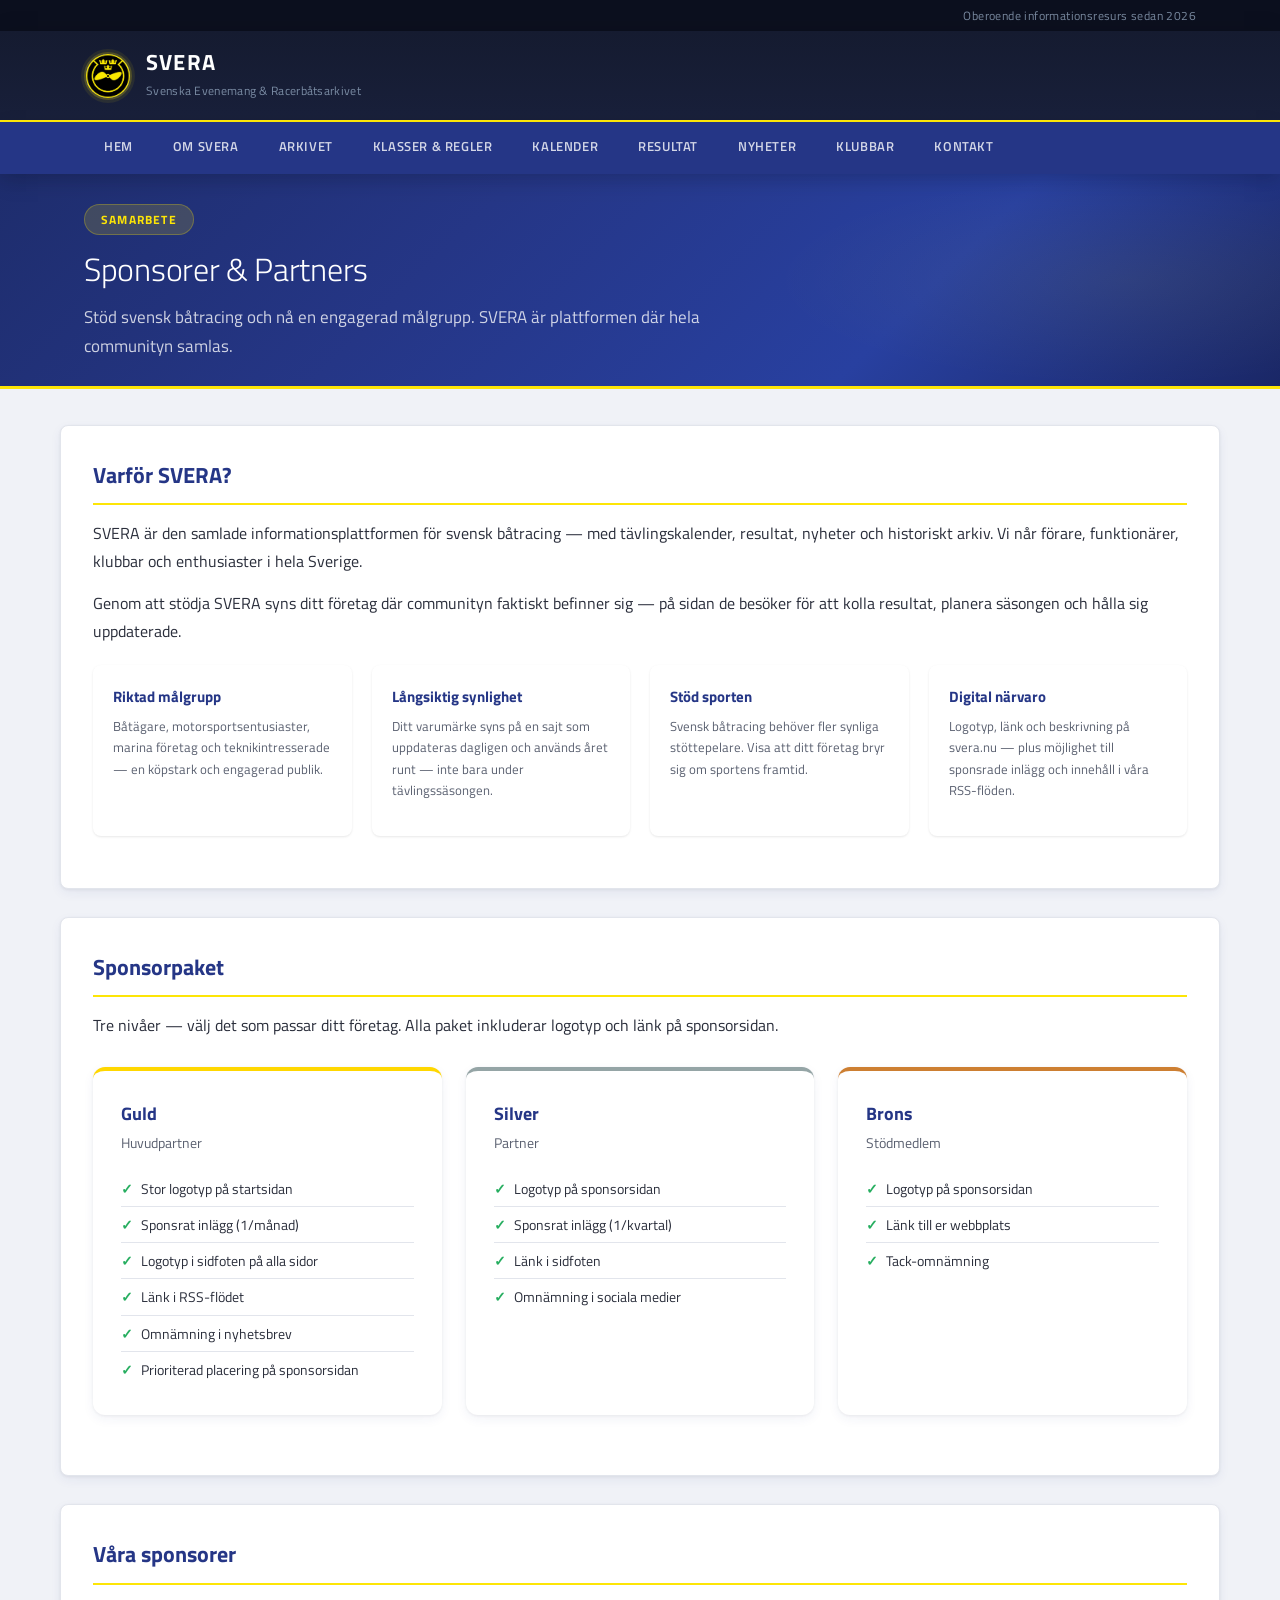
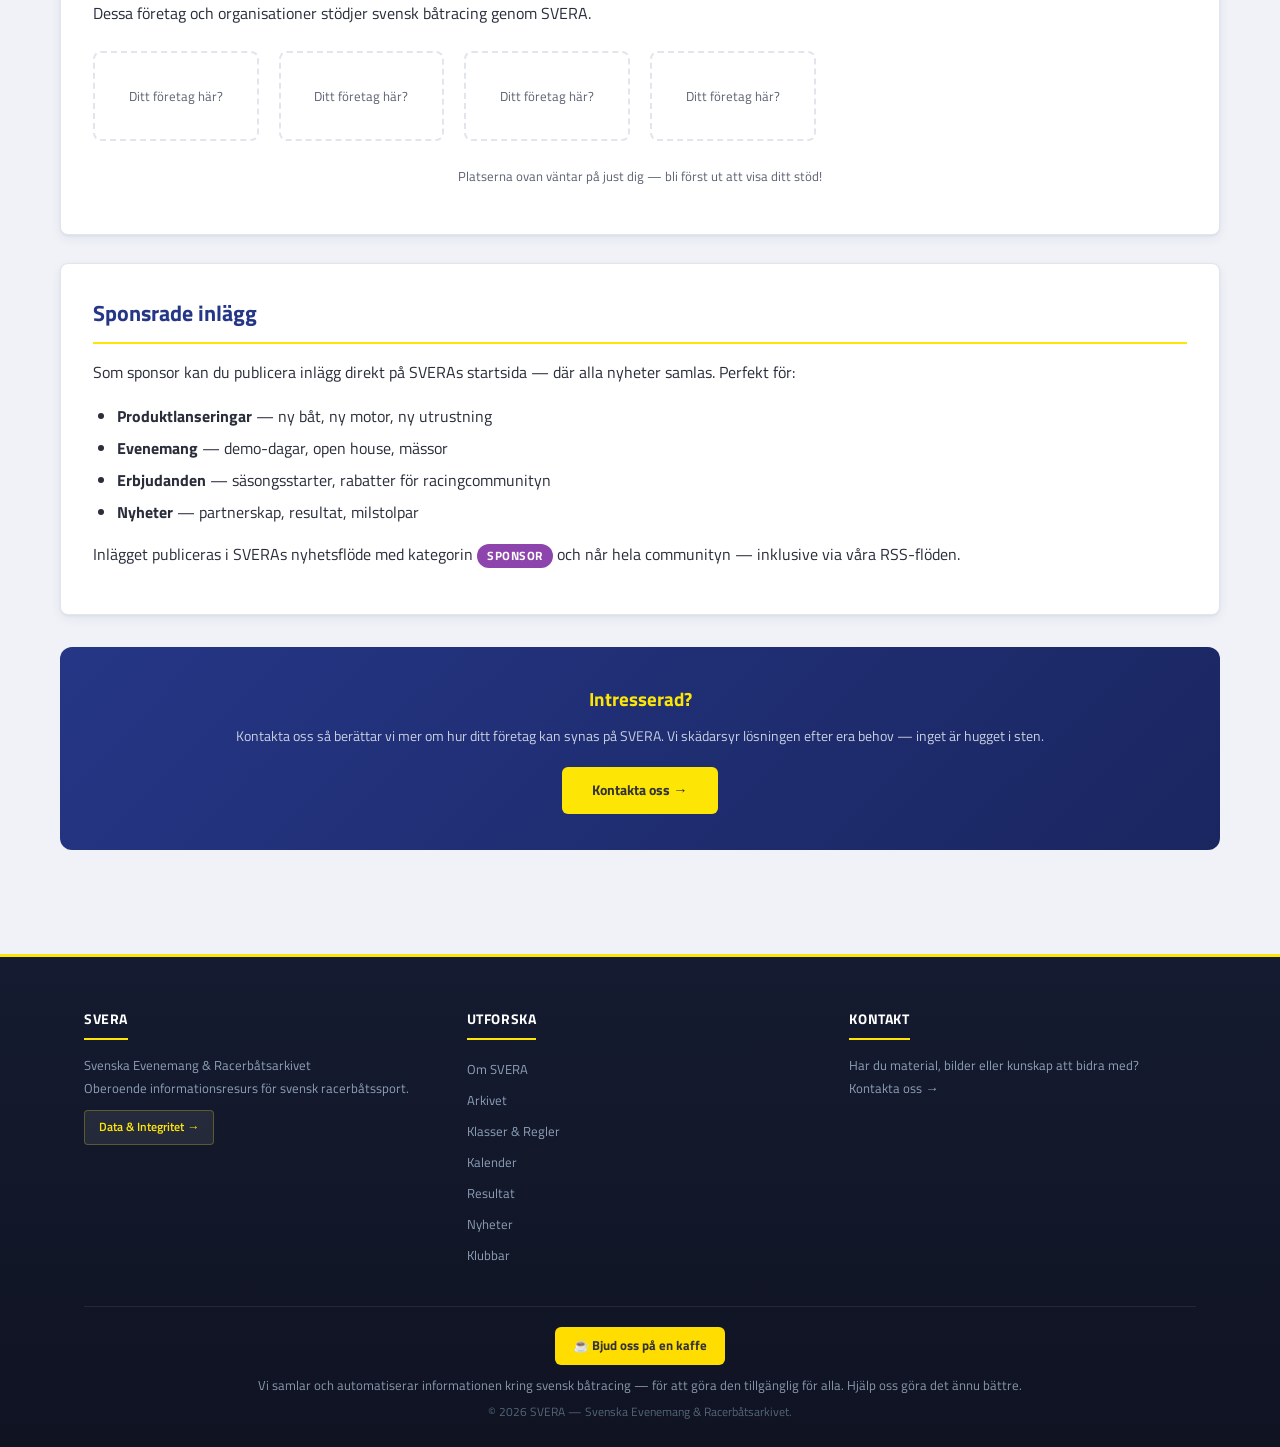
<file: sponsorer.html>
<!DOCTYPE html>
<html lang="sv">
<head>
  <meta charset="UTF-8">
  <meta name="viewport" content="width=device-width, initial-scale=1.0">
  <title>Sponsorer &amp; Partners &mdash; SVERA</title>
  <meta name="description" content="St&ouml;d SVERA och n&aring; hela den svenska b&aring;tracingcommunityn. Sponsorpaket, partnerskap och annonsm&ouml;jligheter.">
  <meta property="og:title" content="Sponsorer &amp; Partners &mdash; SVERA">
  <meta property="og:description" content="St&ouml;d SVERA och n&aring; hela den svenska b&aring;tracingcommunityn.">
  <meta property="og:type" content="website">
  <meta property="og:url" content="https://www.svera.nu/sponsorer.html">
  <meta property="og:locale" content="sv_SE">
  <link rel="icon" type="image/x-icon" href="favicon.ico">
  <link rel="icon" type="image/png" sizes="32x32" href="assets/images/favicon-32x32.png">
  <link rel="icon" type="image/png" sizes="16x16" href="assets/images/favicon-16x16.png">
  <link rel="apple-touch-icon" sizes="180x180" href="assets/images/apple-touch-icon.png">
  <link rel="stylesheet" href="assets/css/style.css">
  <style>
    .sponsor-tiers { display:grid; grid-template-columns:repeat(auto-fit, minmax(280px, 1fr)); gap:24px; margin:28px 0; }
    .tier-card { background:var(--white); border-radius:var(--radius-lg); box-shadow:var(--shadow); padding:28px; border-top:4px solid var(--border); transition:all var(--transition); }
    .tier-card:hover { box-shadow:var(--shadow-hover); transform:translateY(-2px); }
    .tier-card.gold { border-top-color:#ffd700; }
    .tier-card.silver { border-top-color:#95a5a6; }
    .tier-card.bronze { border-top-color:#cd7f32; }
    .tier-name { font-size:1.1rem; font-weight:700; color:var(--primary); margin-bottom:4px; }
    .tier-price { font-size:0.85rem; color:var(--text-light); margin-bottom:16px; }
    .tier-card ul { list-style:none; padding:0; margin:0; }
    .tier-card ul li { padding:6px 0; font-size:0.88rem; color:var(--text); border-bottom:1px solid var(--border); }
    .tier-card ul li:last-child { border-bottom:none; }
    .tier-card ul li::before { content:"\2713"; color:#27ae60; font-weight:700; margin-right:8px; }
    .sponsor-grid { display:grid; grid-template-columns:repeat(auto-fill, minmax(160px, 1fr)); gap:20px; margin:24px 0; }
    .sponsor-slot { background:var(--white); border:2px dashed var(--border); border-radius:var(--radius); padding:32px 16px; text-align:center; color:var(--text-light); font-size:0.84rem; transition:all var(--transition); }
    .sponsor-slot:hover { border-color:var(--primary); color:var(--primary); }
    .benefit-grid { display:grid; grid-template-columns:repeat(auto-fit, minmax(240px, 1fr)); gap:20px; margin:20px 0; }
    .benefit-item { background:var(--white); border-radius:var(--radius); padding:20px; box-shadow:var(--shadow-sm); }
    .benefit-item h4 { font-size:0.92rem; color:var(--primary); margin-bottom:6px; }
    .benefit-item p { font-size:0.84rem; color:var(--text-light); line-height:1.6; }
    .cta-box { background:linear-gradient(135deg,#253686 0%,#1a2660 100%); color:#fff; border-radius:var(--radius-lg); padding:36px; text-align:center; margin-top:32px; }
    .cta-box h2 { color:#fde506; font-size:1.2rem; margin-bottom:10px; }
    .cta-box p { color:#c8d0e0; font-size:0.9rem; line-height:1.65; margin-bottom:18px; }
    .cta-box a.btn { display:inline-block; padding:12px 30px; background:var(--accent); color:#333; border-radius:6px; font-weight:700; font-size:0.9rem; text-decoration:none; transition:all var(--transition); }
    .cta-box a.btn:hover { background:#fff; color:var(--primary); transform:translateY(-1px); }
  </style>
</head>
<body>

<a href="#main" class="skip-link">Hoppa till inneh&aring;ll</a>
<div class="top-bar"><div class="container"><span>Oberoende informationsresurs sedan 2026</span></div></div>

<header class="site-header">
  <div class="container">
    <div class="header-inner">
      <a href="/" class="logo">
        <img class="logo-img" src="assets/images/svera-logo.png" alt="SVERA">
        <div class="logo-text"><h1>SVERA</h1><span class="tagline">Svenska Evenemang &amp; Racerb&aring;tsarkivet</span></div>
      </a>
      <button class="hamburger" aria-label="Meny"><span></span><span></span><span></span></button>
    </div>
  </div>
  <nav class="main-nav">
    <div class="container">
      <ul class="nav-list">
        <li><a href="/">Hem</a></li>
        <li>
          <a href="/om">Om SVERA</a>
          <ul class="dropdown">
            <li><a href="/om">Om SVERA</a></li>
            <li><a href="/sponsorer" class="active">Sponsorer &amp; Partners</a></li>
          </ul>
        </li>
        <li><a href="/arkivet">Arkivet</a></li>
        <li><a href="/klasser">Klasser &amp; Regler</a></li>
        <li><a href="/kalender">Kalender</a></li>
        <li><a href="/resultat">Resultat</a></li>
        <li>
          <a href="/nyheter">Nyheter</a>
          <ul class="dropdown">
            <li><a href="/nyheter">Nyheter</a></li>
            <li><a href="/social">Social</a></li>
          </ul>
        </li>
        <li><a href="/klubbar">Klubbar</a></li>
        <li><a href="/kontakt">Kontakt</a></li>
      </ul>
    </div>
  </nav>
</header>

<section class="hero" style="padding:30px 0 24px;">
  <div class="container">
    <span class="hero-badge">Samarbete</span>
    <h2>Sponsorer &amp; Partners</h2>
    <p>St&ouml;d svensk b&aring;tracing och n&aring; en engagerad m&aring;lgrupp. SVERA &auml;r plattformen d&auml;r hela communityn samlas.</p>
  </div>
</section>

<div class="container page-content" id="main">

  <!-- Intro -->
  <div class="content-block">
    <h2>Varf&ouml;r SVERA?</h2>
    <p>SVERA &auml;r den samlade informationsplattformen f&ouml;r svensk b&aring;tracing &mdash; med t&auml;vlingskalender, resultat, nyheter och historiskt arkiv. Vi n&aring;r f&ouml;rare, funktion&auml;rer, klubbar och enthusiaster i hela Sverige.</p>
    <p>Genom att st&ouml;dja SVERA syns ditt f&ouml;retag d&auml;r communityn faktiskt befinner sig &mdash; p&aring; sidan de bes&ouml;ker f&ouml;r att kolla resultat, planera s&auml;songen och h&aring;lla sig uppdaterade.</p>

    <div class="benefit-grid">
      <div class="benefit-item">
        <h4>Riktad m&aring;lgrupp</h4>
        <p>B&aring;t&auml;gare, motorsportsentusiaster, marina f&ouml;retag och teknikintresserade &mdash; en k&ouml;pstark och engagerad publik.</p>
      </div>
      <div class="benefit-item">
        <h4>L&aring;ngsiktig synlighet</h4>
        <p>Ditt varum&auml;rke syns p&aring; en sajt som uppdateras dagligen och anv&auml;nds &aring;ret runt &mdash; inte bara under t&auml;vlingss&auml;songen.</p>
      </div>
      <div class="benefit-item">
        <h4>St&ouml;d sporten</h4>
        <p>Svensk b&aring;tracing beh&ouml;ver fler synliga st&ouml;ttepelare. Visa att ditt f&ouml;retag bryr sig om sportens framtid.</p>
      </div>
      <div class="benefit-item">
        <h4>Digital n&auml;rvaro</h4>
        <p>Logotyp, l&auml;nk och beskrivning p&aring; svera.nu &mdash; plus m&ouml;jlighet till sponsrade inl&auml;gg och inneh&aring;ll i v&aring;ra RSS-fl&ouml;den.</p>
      </div>
    </div>
  </div>

  <!-- Tiers -->
  <div class="content-block">
    <h2>Sponsorpaket</h2>
    <p>Tre niv&aring;er &mdash; v&auml;lj det som passar ditt f&ouml;retag. Alla paket inkluderar logotyp och l&auml;nk p&aring; sponsorsidan.</p>

    <div class="sponsor-tiers">
      <div class="tier-card gold">
        <div class="tier-name">Guld</div>
        <div class="tier-price">Huvudpartner</div>
        <ul>
          <li>Stor logotyp p&aring; startsidan</li>
          <li>Sponsrat inl&auml;gg (1/m&aring;nad)</li>
          <li>Logotyp i sidfoten p&aring; alla sidor</li>
          <li>L&auml;nk i RSS-fl&ouml;det</li>
          <li>Omnämning i nyhetsbrev</li>
          <li>Prioriterad placering p&aring; sponsorsidan</li>
        </ul>
      </div>
      <div class="tier-card silver">
        <div class="tier-name">Silver</div>
        <div class="tier-price">Partner</div>
        <ul>
          <li>Logotyp p&aring; sponsorsidan</li>
          <li>Sponsrat inl&auml;gg (1/kvartal)</li>
          <li>L&auml;nk i sidfoten</li>
          <li>Omnämning i sociala medier</li>
        </ul>
      </div>
      <div class="tier-card bronze">
        <div class="tier-name">Brons</div>
        <div class="tier-price">St&ouml;dmedlem</div>
        <ul>
          <li>Logotyp p&aring; sponsorsidan</li>
          <li>L&auml;nk till er webbplats</li>
          <li>Tack-omnämning</li>
        </ul>
      </div>
    </div>
  </div>

  <!-- Current sponsors -->
  <div class="content-block">
    <h2>V&aring;ra sponsorer</h2>
    <p>Dessa f&ouml;retag och organisationer st&ouml;djer svensk b&aring;tracing genom SVERA.</p>

    <div class="sponsor-grid">
      <div class="sponsor-slot">Ditt f&ouml;retag h&auml;r?</div>
      <div class="sponsor-slot">Ditt f&ouml;retag h&auml;r?</div>
      <div class="sponsor-slot">Ditt f&ouml;retag h&auml;r?</div>
      <div class="sponsor-slot">Ditt f&ouml;retag h&auml;r?</div>
    </div>
    <p style="text-align:center;font-size:0.84rem;color:var(--text-light);margin-top:8px;">Platserna ovan v&auml;ntar p&aring; just dig &mdash; bli f&ouml;rst ut att visa ditt st&ouml;d!</p>
  </div>

  <!-- Sponsored posts -->
  <div class="content-block">
    <h2>Sponsrade inl&auml;gg</h2>
    <p>Som sponsor kan du publicera inl&auml;gg direkt p&aring; SVERAs startsida &mdash; d&auml;r alla nyheter samlas. Perfekt f&ouml;r:</p>
    <ul style="margin:12px 0;padding-left:24px;line-height:2;">
      <li><strong>Produktlanseringar</strong> &mdash; ny b&aring;t, ny motor, ny utrustning</li>
      <li><strong>Evenemang</strong> &mdash; demo-dagar, open house, m&auml;ssor</li>
      <li><strong>Erbjudanden</strong> &mdash; s&auml;songsstarter, rabatter f&ouml;r racingcommunityn</li>
      <li><strong>Nyheter</strong> &mdash; partnerskap, resultat, milstolpar</li>
    </ul>
    <p>Inl&auml;gget publiceras i SVERAs nyhetsfl&ouml;de med kategorin <span style="display:inline-block;background:#8e44ad;color:#fff;padding:2px 10px;border-radius:12px;font-size:0.72rem;font-weight:700;text-transform:uppercase;letter-spacing:0.5px;">Sponsor</span> och n&aring;r hela communityn &mdash; inklusive via v&aring;ra RSS-fl&ouml;den.</p>
  </div>

  <!-- CTA -->
  <div class="cta-box">
    <h2>Intresserad?</h2>
    <p>Kontakta oss s&aring; ber&auml;ttar vi mer om hur ditt f&ouml;retag kan synas p&aring; SVERA. Vi sk&auml;darsyr l&ouml;sningen efter era behov &mdash; inget &auml;r hugget i sten.</p>
    <a class="btn" href="/kontakt">Kontakta oss &#8594;</a>
  </div>

</div>

<footer class="site-footer">
  <div class="container">
    <div class="footer-grid">
      <div class="footer-col">
        <h3>SVERA</h3>
        <p>Svenska Evenemang &amp; Racerb&aring;tsarkivet</p>
        <p>Oberoende informationsresurs f&ouml;r svensk racerb&aring;tssport.</p>
        <p style="margin-top:10px;"><a href="/policy" style="display:inline-block;background:rgba(255,255,255,0.08);color:#fde506;padding:6px 14px;border-radius:4px;font-size:0.76rem;font-weight:600;text-decoration:none;border:1px solid rgba(253,229,6,0.25);transition:all 0.2s;">Data &amp; Integritet &rarr;</a></p>
      </div>
      <div class="footer-col">
        <h3>Utforska</h3>
        <ul>
          <li><a href="/om">Om SVERA</a></li>
          <li><a href="/arkivet">Arkivet</a></li>
          <li><a href="/klasser">Klasser &amp; Regler</a></li>
          <li><a href="/kalender">Kalender</a></li>
          <li><a href="/resultat">Resultat</a></li>
          <li><a href="/nyheter">Nyheter</a></li>
          <li><a href="/klubbar">Klubbar</a></li>
        </ul>
      </div>
      <div class="footer-col">
        <h3>Kontakt</h3>
        <p>Har du material, bilder eller kunskap att bidra med?</p>
        <p><a href="/kontakt">Kontakta oss &rarr;</a></p>
      </div>
    </div>

    <div class="footer-bottom">
      <div style="margin-bottom:10px;">
        <a href="https://buymeacoffee.com/theralley" target="_blank" rel="noopener" style="display:inline-flex;align-items:center;gap:6px;background:#FFDD00;color:#333;padding:8px 18px;border-radius:6px;font-size:0.82rem;font-weight:700;text-decoration:none;transition:all 0.2s;">&#9749; Bjud oss p&aring; en kaffe</a>
      </div>
      <p style="margin-bottom:6px;font-size:0.8rem;color:#8899aa;">Vi samlar och automatiserar informationen kring svensk b&aring;tracing &mdash; f&ouml;r att g&ouml;ra den tillg&auml;nglig f&ouml;r alla. Hj&auml;lp oss g&ouml;ra det &auml;nnu b&auml;ttre.</p>
      &copy; 2026 SVERA &mdash; Svenska Evenemang &amp; Racerb&aring;tsarkivet.
    </div>
  </div>
</footer>

<script src="assets/js/main.js"></script>
</body>
</html>
</file>
<file: assets/css/style.css>
/* SVERA — Svenska Evenemang & Racerbåtsarkivet */
/* Modern redesign — cleaner, more professional */

@import url('https://fonts.googleapis.com/css2?family=Titillium+Web:wght@300;400;600;700&display=swap');

*, *::before, *::after {
  box-sizing: border-box;
  margin: 0;
  padding: 0;
}

:root {
  --primary: #253686;
  --primary-light: #2e42a0;
  --primary-dark: #1a2766;
  --secondary: #353535;
  --accent: #fde506;
  --accent-hover: #e6d005;
  --bg: #f0f2f7;
  --white: #ffffff;
  --text: #2a2e3b;
  --text-light: #5a6070;
  --border: #e2e5ec;
  --nav-hover: #253686;
  --shadow-sm: 0 1px 3px rgba(0,0,0,0.06), 0 1px 2px rgba(0,0,0,0.04);
  --shadow: 0 4px 12px rgba(37,54,134,0.06), 0 1px 3px rgba(0,0,0,0.06);
  --shadow-lg: 0 10px 30px rgba(37,54,134,0.08), 0 4px 10px rgba(0,0,0,0.05);
  --shadow-hover: 0 12px 36px rgba(37,54,134,0.12), 0 4px 12px rgba(0,0,0,0.06);
  --radius: 8px;
  --radius-lg: 12px;
  --font: 'Titillium Web', Helvetica, Arial, sans-serif;
  --transition: 0.25s cubic-bezier(0.4, 0, 0.2, 1);
}

html {
  scroll-behavior: smooth;
}

body {
  font-family: var(--font);
  color: var(--text);
  background: var(--bg);
  line-height: 1.65;
  -webkit-font-smoothing: antialiased;
  -moz-osx-font-smoothing: grayscale;
}

a {
  color: var(--primary);
  text-decoration: none;
  transition: color var(--transition);
}
a:hover {
  color: var(--primary-dark);
}

img {
  max-width: 100%;
  height: auto;
}

/* === SKIP LINK === */
.skip-link {
  position: absolute;
  top: -100%;
  left: 0;
  background: var(--accent);
  color: #1a1f35;
  padding: 8px 16px;
  z-index: 1000;
  font-size: 0.9rem;
  font-weight: 600;
}
.skip-link:focus {
  top: 0;
}

/* === TOP BAR === */
.top-bar {
  background: #0b0f1e;
  color: #7a8aa0;
  font-size: 0.72rem;
  padding: 6px 0;
  text-align: right;
  letter-spacing: 0.4px;
  font-weight: 400;
}
.top-bar .container {
  display: flex;
  justify-content: flex-end;
  align-items: center;
  gap: 16px;
}
.top-bar a {
  color: #7a8aa0;
  font-size: 0.72rem;
}
.top-bar a:hover {
  color: #fff;
}

/* === HEADER === */
.site-header {
  background: linear-gradient(180deg, #151b30 0%, #1a2240 100%);
  padding: 0;
  box-shadow: 0 4px 24px rgba(0,0,0,0.15);
  position: relative;
  z-index: 50;
}
.header-inner {
  display: flex;
  align-items: center;
  justify-content: space-between;
  padding: 18px 0;
}
.logo {
  display: flex;
  align-items: center;
  gap: 14px;
  text-decoration: none;
  color: #fff;
  position: relative;
  z-index: 1000;
  transition: opacity var(--transition);
}
.logo:hover {
  opacity: 0.92;
  color: #fff;
}
.logo-icon {
  width: 50px;
  height: 50px;
  background: var(--accent);
  border-radius: 50%;
  display: flex;
  align-items: center;
  justify-content: center;
  font-weight: 700;
  font-size: 1.1rem;
  color: #253686;
  flex-shrink: 0;
}
.logo-img {
  height: 48px;
  width: 48px;
  border-radius: 50%;
  object-fit: cover;
  flex-shrink: 0;
  border: 2px solid rgba(253,229,6,0.25);
  box-shadow: 0 0 0 3px rgba(253,229,6,0.08);
}
.logo-text h1 {
  font-size: 1.4rem;
  font-weight: 700;
  line-height: 1.2;
  letter-spacing: 1.2px;
}
.logo-text .tagline {
  font-size: 0.72rem;
  color: #8da0b8;
  font-weight: 400;
  letter-spacing: 0.3px;
  opacity: 0.85;
}

/* === HAMBURGER === */
.hamburger {
  display: none;
  background: none;
  border: 1px solid rgba(255,255,255,0.12);
  border-radius: 6px;
  cursor: pointer;
  padding: 10px 9px;
  transition: all var(--transition);
}
.hamburger:hover,
.hamburger:focus {
  border-color: rgba(253,229,6,0.35);
  background: rgba(255,255,255,0.04);
  outline: none;
}
.hamburger span {
  display: block;
  width: 22px;
  height: 2px;
  background: #fff;
  margin: 4px 0;
  transition: transform 0.3s, opacity 0.3s;
  border-radius: 2px;
}
.hamburger.active span:nth-child(1) {
  transform: rotate(45deg) translate(5px, 5px);
}
.hamburger.active span:nth-child(2) {
  opacity: 0;
}
.hamburger.active span:nth-child(3) {
  transform: rotate(-45deg) translate(5px, -5px);
}

/* === NAVIGATION === */
.main-nav {
  background: var(--primary);
  border-top: 2px solid var(--accent);
  box-shadow: 0 4px 16px rgba(0,0,0,0.08);
}
.nav-list {
  list-style: none;
  display: flex;
  margin: 0;
  padding: 0;
}
.nav-list > li {
  position: relative;
}
.nav-list > li > a {
  display: block;
  padding: 14px 20px;
  color: rgba(255,255,255,0.8);
  font-size: 0.82rem;
  font-weight: 600;
  text-transform: uppercase;
  letter-spacing: 0.6px;
  transition: all var(--transition);
  border-bottom: 2px solid transparent;
  position: relative;
}
.nav-list > li > a:hover {
  background: rgba(255,255,255,0.06);
  color: #fff;
  border-bottom-color: rgba(253,229,6,0.5);
}
.nav-list > li > a.active {
  background: rgba(0,0,0,0.15);
  color: #fff;
  border-bottom-color: var(--accent);
}

/* Dropdown */
.nav-list .dropdown {
  display: none;
  position: absolute;
  top: 100%;
  left: 0;
  background: #1a2766;
  min-width: 230px;
  box-shadow: 0 12px 32px rgba(0,0,0,0.3);
  z-index: 100;
  list-style: none;
  padding: 8px 0;
  border-radius: 0 0 var(--radius) var(--radius);
  border-top: 2px solid var(--accent);
  backdrop-filter: blur(8px);
}
.nav-list li:hover .dropdown {
  display: block;
}
.dropdown li a {
  display: block;
  padding: 10px 20px;
  color: rgba(255,255,255,0.85);
  font-size: 0.82rem;
  border-bottom: 1px solid rgba(255,255,255,0.05);
  transition: all 0.2s;
}
.dropdown li:last-child a {
  border-bottom: none;
}
.dropdown li a:hover {
  background: rgba(253,229,6,0.08);
  color: #fff;
  padding-left: 24px;
}

/* === CONTAINER === */
.container {
  max-width: 1160px;
  margin: 0 auto;
  padding: 0 24px;
}

/* === HERO === */
.hero {
  background: linear-gradient(135deg, #1e2d6d 0%, var(--primary) 35%, #2840a0 70%, #1a2766 100%);
  color: #fff;
  padding: 52px 0 44px;
  border-bottom: 3px solid var(--accent);
  position: relative;
  overflow: hidden;
}
.hero::before {
  content: '';
  position: absolute;
  top: 0;
  right: 0;
  width: 40%;
  height: 100%;
  background: radial-gradient(ellipse at 70% 50%, rgba(253,229,6,0.06) 0%, transparent 70%);
  pointer-events: none;
}
.hero h2 {
  font-size: 2rem;
  margin-bottom: 14px;
  font-weight: 300;
  letter-spacing: -0.3px;
  line-height: 1.25;
}
.hero p {
  font-size: 1.05rem;
  color: rgba(255,255,255,0.78);
  max-width: 680px;
  line-height: 1.75;
}
/* Hero action buttons */
.hero-actions {
  display: flex;
  flex-wrap: wrap;
  gap: 12px;
  margin-top: 24px;
}
.hero-btn {
  display: inline-flex;
  align-items: center;
  gap: 8px;
  padding: 12px 26px;
  background: var(--accent);
  color: #333;
  font-size: 0.88rem;
  font-weight: 700;
  border-radius: 6px;
  text-decoration: none;
  transition: all var(--transition);
  box-shadow: 0 2px 8px rgba(253,229,6,0.2);
}
.hero-btn:hover {
  background: #fff;
  color: var(--primary);
  transform: translateY(-2px);
  box-shadow: 0 6px 20px rgba(0,0,0,0.15);
}
.hero-btn-ext {
  background: rgba(255,255,255,0.1);
  color: #fff;
  border: 1px solid rgba(255,255,255,0.25);
  box-shadow: none;
  backdrop-filter: blur(4px);
}
.hero-btn-ext:hover {
  background: #fff;
  color: var(--primary);
  border-color: #fff;
}
.hero .hero-badge {
  display: inline-block;
  background: rgba(253,229,6,0.15);
  color: var(--accent);
  padding: 5px 16px;
  border-radius: 20px;
  font-size: 0.72rem;
  font-weight: 700;
  text-transform: uppercase;
  letter-spacing: 1.2px;
  margin-bottom: 14px;
  border: 1px solid rgba(253,229,6,0.25);
}

/* === MAIN CONTENT === */
.main-content {
  display: grid;
  grid-template-columns: 1fr 330px;
  gap: 32px;
  padding: 36px 0;
}

/* === NEWS SECTION === */
.section-title {
  font-size: 1.15rem;
  font-weight: 700;
  color: var(--primary);
  padding-bottom: 10px;
  border-bottom: 3px solid var(--accent);
  margin-bottom: 24px;
  text-transform: uppercase;
  letter-spacing: 0.6px;
}

.news-list {
  display: flex;
  flex-direction: column;
  gap: 22px;
}

.news-card {
  background: var(--white);
  border-radius: var(--radius);
  overflow: hidden;
  box-shadow: var(--shadow);
  transition: transform var(--transition), box-shadow var(--transition);
  border: 1px solid var(--border);
  border-left: 3px solid var(--primary);
}
.news-card:hover {
  transform: translateY(-2px);
  box-shadow: var(--shadow-hover);
}
.news-body {
  padding: 18px 20px;
}
.news-meta {
  display: flex;
  align-items: center;
  gap: 10px;
  margin-bottom: 10px;
}
.news-date {
  font-size: 0.72rem;
  color: var(--text-light);
  font-weight: 600;
  letter-spacing: 0.3px;
  text-transform: uppercase;
  font-variant-numeric: tabular-nums;
}
.category {
  display: inline-block;
  background: var(--accent);
  color: #333;
  padding: 3px 10px;
  font-size: 0.68rem;
  font-weight: 700;
  text-transform: uppercase;
  border-radius: 4px;
  letter-spacing: 0.5px;
}
.news-meta .separator {
  width: 3px;
  height: 3px;
  border-radius: 50%;
  background: var(--text-light);
  opacity: 0.5;
  flex-shrink: 0;
}
.news-body h3 {
  font-size: 1.05rem;
  margin-bottom: 8px;
  color: var(--primary);
  line-height: 1.35;
  font-weight: 700;
}
.news-body p {
  font-size: 0.88rem;
  color: var(--text-light);
  line-height: 1.6;
}
.news-body ul {
  list-style: none;
  padding: 0;
  margin: 10px 0;
  display: flex;
  flex-wrap: wrap;
  gap: 6px 16px;
}
.news-body ul li {
  font-size: 0.85rem;
  color: var(--text-light);
  line-height: 1.5;
}
.read-more {
  display: inline-flex;
  align-items: center;
  gap: 4px;
  margin-top: 12px;
  font-size: 0.82rem;
  font-weight: 700;
  color: var(--primary);
  transition: all var(--transition);
}
.read-more:hover {
  color: var(--primary-dark);
  gap: 8px;
}

/* Show more button */
.show-more-wrap {
  text-align: center;
  margin-top: 24px;
}
.show-more-btn {
  display: inline-block;
  padding: 12px 32px;
  background: var(--primary);
  color: #fff;
  font-family: var(--font);
  font-size: 0.88rem;
  font-weight: 700;
  border: none;
  border-radius: 6px;
  cursor: pointer;
  transition: all var(--transition);
  box-shadow: var(--shadow-sm);
}
.show-more-btn:hover {
  background: var(--primary-dark);
  transform: translateY(-2px);
  box-shadow: var(--shadow);
}

/* === SIDEBAR === */
.sidebar {
  display: flex;
  flex-direction: column;
  gap: 24px;
}
.sidebar-box {
  background: var(--white);
  border-radius: var(--radius);
  box-shadow: var(--shadow);
  overflow: hidden;
  border: 1px solid var(--border);
}
.sidebar-box-title {
  background: linear-gradient(135deg, var(--primary) 0%, var(--primary-light) 100%);
  color: #fff;
  padding: 12px 18px;
  font-size: 0.82rem;
  font-weight: 700;
  text-transform: uppercase;
  letter-spacing: 0.6px;
  border-left: 3px solid var(--accent);
}
.sidebar-box-content {
  padding: 18px;
}
.sidebar-box-content p {
  font-size: 0.85rem;
  line-height: 1.6;
  color: var(--text-light);
  margin-bottom: 8px;
}
.sidebar-box-content ul {
  list-style: none;
  padding: 0;
}
.sidebar-box-content li {
  padding: 9px 0;
  border-bottom: 1px solid var(--border);
  font-size: 0.85rem;
}
.sidebar-box-content li:last-child {
  border-bottom: none;
}
.sidebar-box-content li a {
  color: var(--text);
  transition: color var(--transition);
}
.sidebar-box-content li a:hover {
  color: var(--primary);
}

/* Quick links */
.quick-links {
  display: flex;
  flex-direction: column;
  gap: 0;
}
.quick-link {
  display: flex;
  align-items: center;
  gap: 10px;
  padding: 13px 18px;
  border-bottom: 1px solid var(--border);
  color: var(--text);
  font-size: 0.85rem;
  font-weight: 500;
  transition: all var(--transition);
}
.quick-link:last-child {
  border-bottom: none;
}
.quick-link:hover {
  background: #f0f2f8;
  color: var(--primary);
  padding-left: 22px;
}
.quick-link-icon {
  color: var(--primary);
  font-weight: 700;
  font-size: 1.1rem;
  transition: transform var(--transition);
}
.quick-link:hover .quick-link-icon {
  transform: translateX(3px);
}

/* === INFO SECTIONS (about page, etc.) === */
.page-content {
  padding: 36px 0 56px;
}
.content-block {
  background: var(--white);
  border-radius: var(--radius);
  box-shadow: var(--shadow);
  padding: 32px;
  margin-bottom: 28px;
  border: 1px solid var(--border);
}
.content-block h2 {
  font-size: 1.35rem;
  color: var(--primary);
  margin-bottom: 14px;
  padding-bottom: 10px;
  border-bottom: 2px solid var(--accent);
}
.content-block h3 {
  font-size: 1.05rem;
  color: var(--secondary);
  margin: 18px 0 10px;
}
.content-block p {
  margin-bottom: 14px;
  line-height: 1.75;
}

/* === FOOTER === */
.site-footer {
  background: linear-gradient(180deg, #151b30 0%, #0f1322 100%);
  color: #8da0b8;
  padding: 48px 0 24px;
  margin-top: 48px;
  border-top: 3px solid var(--accent);
}
.footer-grid {
  display: grid;
  grid-template-columns: repeat(3, 1fr);
  gap: 36px;
  margin-bottom: 36px;
}
.footer-col h3 {
  color: #fff;
  font-size: 0.88rem;
  text-transform: uppercase;
  letter-spacing: 0.6px;
  margin-bottom: 14px;
  padding-bottom: 8px;
  border-bottom: 2px solid var(--accent);
  display: inline-block;
}
.footer-col p,
.footer-col li {
  font-size: 0.84rem;
  line-height: 1.7;
  color: #8da0b8;
}
.footer-col ul {
  list-style: none;
}
.footer-col li {
  padding: 4px 0;
}
.footer-col a {
  color: #8da0b8;
  transition: color var(--transition);
}
.footer-col a:hover {
  color: var(--accent);
}
.footer-privacy {
  border-top: 1px solid rgba(255,255,255,0.08);
  padding: 20px 0;
  margin-bottom: 0;
}
.footer-privacy h4 {
  color: #fff;
  font-size: 0.78rem;
  text-transform: uppercase;
  letter-spacing: 0.5px;
  margin-bottom: 10px;
}
.footer-privacy p {
  font-size: 0.76rem;
  line-height: 1.7;
  color: #6b7f94;
  margin-bottom: 6px;
}
.footer-privacy a {
  color: #8da0b8;
  text-decoration: underline;
  transition: color var(--transition);
}
.footer-privacy a:hover {
  color: var(--accent);
}
.footer-bottom {
  border-top: 1px solid rgba(255,255,255,0.08);
  padding-top: 20px;
  text-align: center;
  font-size: 0.78rem;
  color: #556677;
}

/* === PARTNERS === */
.partners {
  background: var(--white);
  padding: 28px 0;
  text-align: center;
  border-top: 1px solid var(--border);
  border-bottom: 1px solid var(--border);
}
.partners h3 {
  font-size: 0.78rem;
  text-transform: uppercase;
  color: var(--text-light);
  letter-spacing: 1.5px;
  margin-bottom: 18px;
  font-weight: 600;
}
.partner-logos {
  display: flex;
  justify-content: center;
  align-items: center;
  gap: 16px;
  flex-wrap: wrap;
  opacity: 0.7;
  transition: opacity var(--transition);
}
.partner-logos:hover {
  opacity: 1;
}
.partner-logos span {
  font-size: 0.8rem;
  color: var(--text-light);
  padding: 8px 18px;
  border: 1px solid var(--border);
  border-radius: 6px;
  transition: all var(--transition);
  font-weight: 600;
}
.partner-logos span:hover {
  border-color: var(--primary);
  color: var(--primary);
  background: rgba(37,54,134,0.04);
}

/* === WEEKLY DIGEST (Nyheter page) === */
.weekly-digest {
  background: var(--white);
  border-radius: var(--radius-lg);
  box-shadow: var(--shadow-lg);
  overflow: hidden;
  border: 1px solid var(--border);
  border-top: 4px solid var(--accent);
}
.digest-header {
  background: linear-gradient(135deg, var(--primary) 0%, var(--primary-light) 100%);
  padding: 20px 28px;
  display: flex;
  align-items: center;
  justify-content: space-between;
  flex-wrap: wrap;
  gap: 8px;
}
.digest-header .section-title {
  color: #fff;
  border-bottom: none;
  margin-bottom: 0;
  padding-bottom: 0;
  font-size: 1.1rem;
}
.digest-date {
  font-size: 0.74rem;
  color: rgba(255,255,255,0.65);
  font-weight: 600;
  letter-spacing: 0.3px;
}
.digest-body {
  padding: 24px 28px 16px;
}
.digest-body p {
  font-size: 0.92rem;
  line-height: 1.75;
  color: var(--text);
  margin-bottom: 14px;
}
.digest-body p:last-child {
  margin-bottom: 0;
}
.digest-links {
  padding: 0 28px 20px;
}
.digest-links h3 {
  font-size: 0.82rem;
  text-transform: uppercase;
  letter-spacing: 0.6px;
  color: var(--primary);
  margin-bottom: 10px;
  font-weight: 700;
}
.digest-links ul {
  list-style: none;
  padding: 0;
}
.digest-links li {
  padding: 10px 0;
  border-bottom: 1px solid var(--border);
  font-size: 0.88rem;
  display: flex;
  align-items: baseline;
  gap: 8px;
  flex-wrap: wrap;
}
.digest-links li:last-child {
  border-bottom: none;
}
.digest-links li a {
  color: var(--text);
  font-weight: 500;
  transition: color var(--transition);
}
.digest-links li a:hover {
  color: var(--primary);
}
.source-tag {
  display: inline-block;
  font-size: 0.68rem;
  font-weight: 700;
  color: var(--text-light);
  background: var(--bg);
  padding: 2px 8px;
  border-radius: 4px;
  letter-spacing: 0.3px;
  flex-shrink: 0;
}
.digest-footer {
  background: var(--bg);
  padding: 12px 28px;
  font-size: 0.72rem;
  color: var(--text-light);
  border-top: 1px solid var(--border);
}

/* === NEWS GRID (article cards) === */
.news-grid {
  display: grid;
  grid-template-columns: repeat(3, 1fr);
  gap: 20px;
}
.news-card-grid {
  background: var(--white);
  border-radius: var(--radius);
  padding: 22px;
  box-shadow: var(--shadow);
  border: 1px solid var(--border);
  transition: transform var(--transition), box-shadow var(--transition);
  display: flex;
  flex-direction: column;
}
.news-card-grid:hover {
  transform: translateY(-3px);
  box-shadow: var(--shadow-hover);
}
.news-card-source {
  display: inline-block;
  font-size: 0.68rem;
  font-weight: 700;
  text-transform: uppercase;
  letter-spacing: 0.5px;
  color: var(--primary);
  background: rgba(37,54,134,0.06);
  padding: 3px 10px;
  border-radius: 4px;
  margin-bottom: 10px;
  align-self: flex-start;
}
.news-card-grid h3 {
  font-size: 0.95rem;
  line-height: 1.4;
  margin-bottom: 8px;
  font-weight: 700;
}
.news-card-grid h3 a {
  color: var(--text);
  transition: color var(--transition);
}
.news-card-grid h3 a:hover {
  color: var(--primary);
}
.news-card-grid p {
  font-size: 0.84rem;
  color: var(--text-light);
  line-height: 1.6;
  flex-grow: 1;
  margin-bottom: 10px;
}
.news-card-date {
  font-size: 0.74rem;
  color: var(--text-light);
  font-weight: 600;
  letter-spacing: 0.3px;
}

/* === NEWS SOURCES (bottom buttons) === */
.news-sources {
  margin-top: 40px;
  text-align: center;
  padding: 32px 0 8px;
  border-top: 1px solid var(--border);
}
.news-sources h3 {
  font-size: 0.78rem;
  text-transform: uppercase;
  letter-spacing: 1.5px;
  color: var(--text-light);
  margin-bottom: 18px;
  font-weight: 600;
}
.news-sources-links {
  display: flex;
  justify-content: center;
  gap: 14px;
  flex-wrap: wrap;
}
.source-btn {
  display: inline-flex;
  align-items: center;
  gap: 8px;
  padding: 12px 24px;
  font-size: 0.85rem;
  font-weight: 700;
  border-radius: 6px;
  text-decoration: none;
  transition: all var(--transition);
  border: 2px solid var(--border);
  color: var(--text);
  background: var(--white);
  box-shadow: var(--shadow-sm);
}
.source-btn:hover {
  transform: translateY(-2px);
  box-shadow: var(--shadow);
}
.source-btn-prw {
  border-color: #c0392b;
  color: #c0392b;
}
.source-btn-prw:hover {
  background: #c0392b;
  color: #fff;
}
.source-btn-f1h2o {
  border-color: #2980b9;
  color: #2980b9;
}
.source-btn-f1h2o:hover {
  background: #2980b9;
  color: #fff;
}
.source-btn-pbn {
  border-color: var(--primary);
  color: var(--primary);
}
.source-btn-pbn:hover {
  background: var(--primary);
  color: #fff;
}

@media (max-width: 900px) {
  .news-grid {
    grid-template-columns: repeat(2, 1fr);
  }
}

@media (max-width: 580px) {
  .news-grid {
    grid-template-columns: 1fr;
  }
  .digest-header {
    padding: 16px 20px;
  }
  .digest-body {
    padding: 18px 20px 12px;
  }
  .digest-links {
    padding: 0 20px 16px;
  }
  .digest-footer {
    padding: 10px 20px;
  }
}

/* === RESPONSIVE === */
@media (max-width: 900px) {
  .main-content {
    grid-template-columns: 1fr;
  }
  .footer-grid {
    grid-template-columns: 1fr;
    gap: 24px;
  }
}

@media (max-width: 768px) {
  .hamburger {
    display: flex;
    flex-direction: column;
    justify-content: center;
  }
  .main-nav {
    max-height: 0;
    overflow: hidden;
    position: absolute;
    top: 100%;
    left: 0;
    right: 0;
    z-index: 99;
    transition: max-height 0.35s ease;
    background: var(--primary);
    border-top: 2px solid var(--accent);
    box-shadow: 0 12px 32px rgba(0,0,0,0.25);
  }
  .main-nav.open {
    max-height: 600px;
  }
  .nav-list {
    flex-direction: column;
  }
  .nav-list > li > a {
    padding: 14px 20px;
    font-size: 0.88rem;
    border-bottom: 1px solid rgba(255,255,255,0.06);
    border-left: 3px solid transparent;
    transition: border-color var(--transition), background var(--transition);
  }
  .nav-list > li > a:hover,
  .nav-list > li > a.active {
    border-left-color: var(--accent);
    background: rgba(0,0,0,0.12);
    border-bottom-color: transparent;
  }
  .nav-list .dropdown {
    position: static;
    box-shadow: none;
    display: none;
    background: rgba(0,0,0,0.2);
    border-radius: 0;
    border-top: none;
  }
  .nav-list li:hover .dropdown {
    display: none;
  }
  .nav-list li.open .dropdown {
    display: block;
  }
  .dropdown li a {
    padding: 12px 20px 12px 38px;
    font-size: 0.84rem;
    border-left: 3px solid transparent;
  }
  .dropdown li a:hover {
    padding-left: 38px;
    border-left-color: rgba(253,229,6,0.4);
  }
  .hero h2 {
    font-size: 1.5rem;
  }
  .hero p {
    font-size: 0.95rem;
  }
  .logo-text h1 {
    font-size: 1.15rem;
  }
  .site-header {
    position: relative;
  }
  .container {
    padding: 0 16px;
  }
}

@media (max-width: 480px) {
  .container {
    padding: 0 14px;
  }
  .hero {
    padding: 32px 0 26px;
  }
  .hero-actions {
    flex-direction: column;
  }
  .hero-btn {
    justify-content: center;
    padding: 14px 20px;
  }
  .news-card.featured .news-image {
    height: 170px;
  }
  .content-block {
    padding: 22px 18px;
  }
}
</file>
